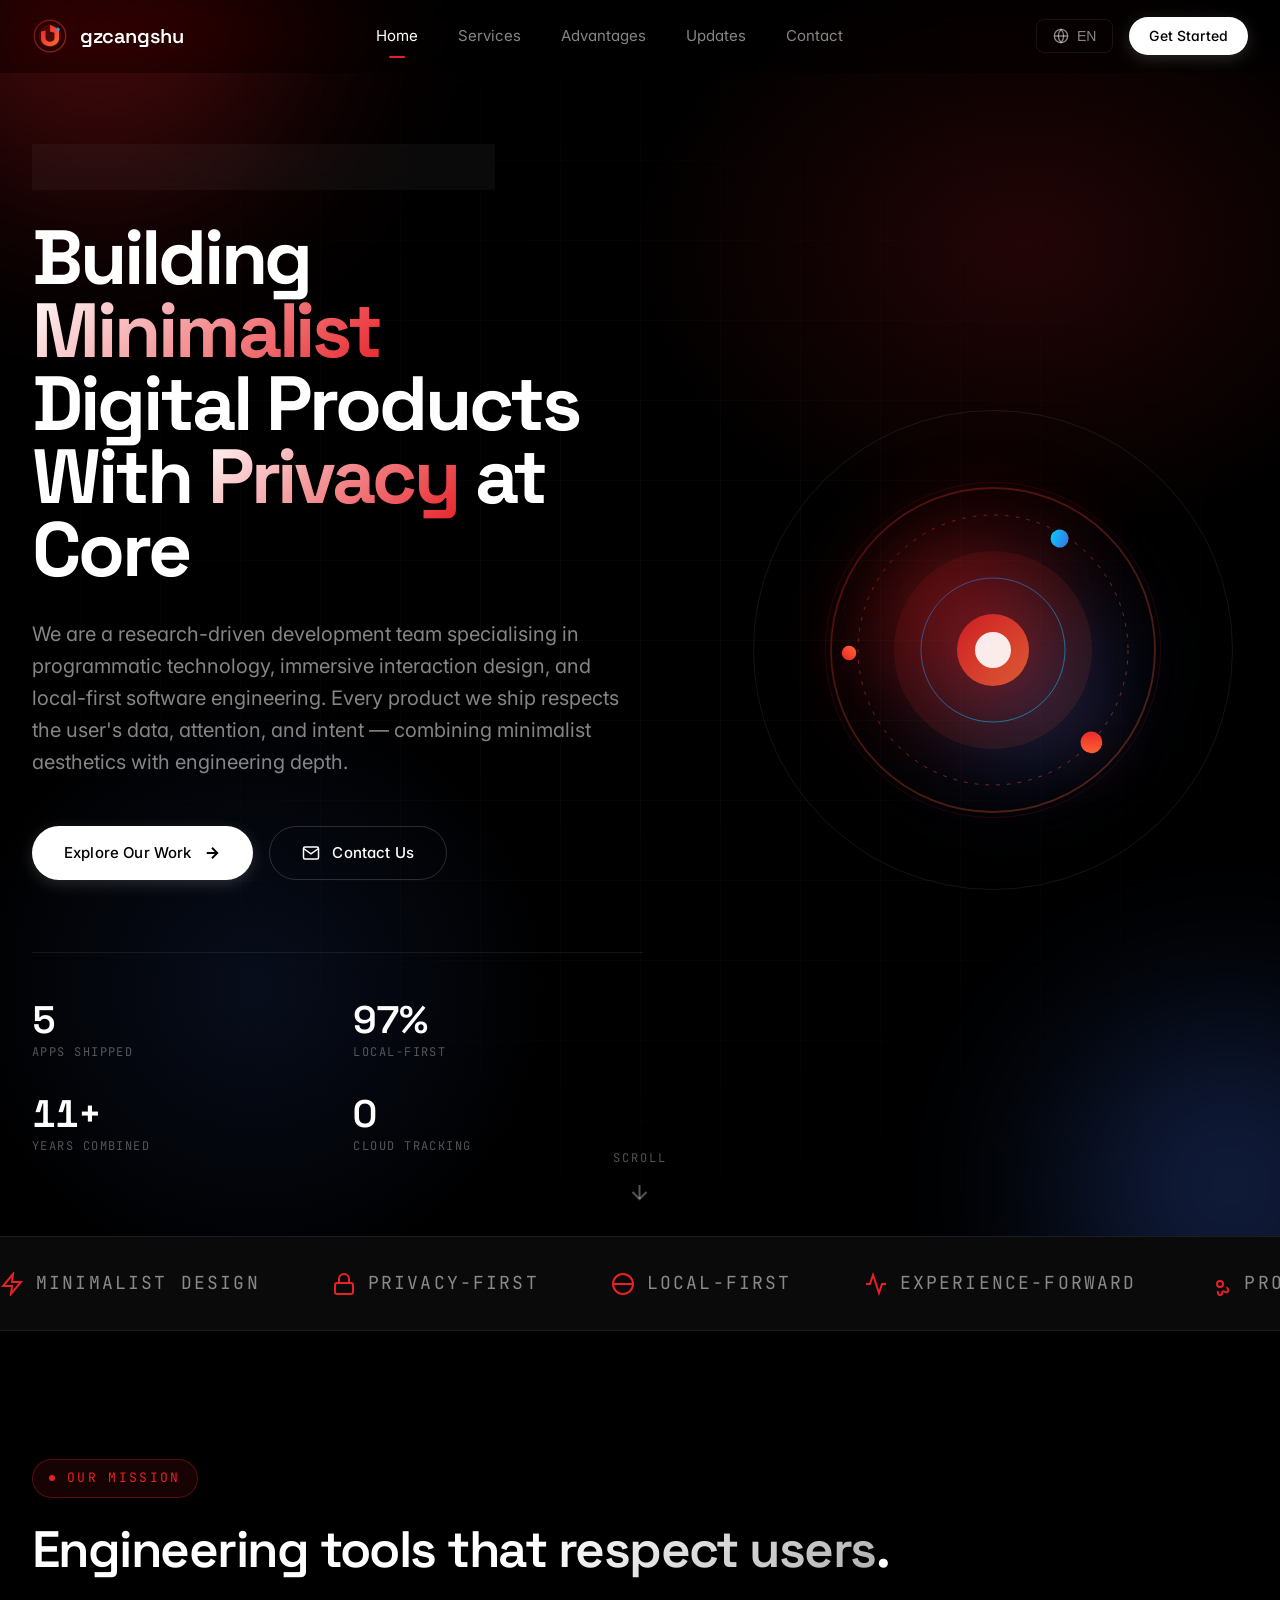
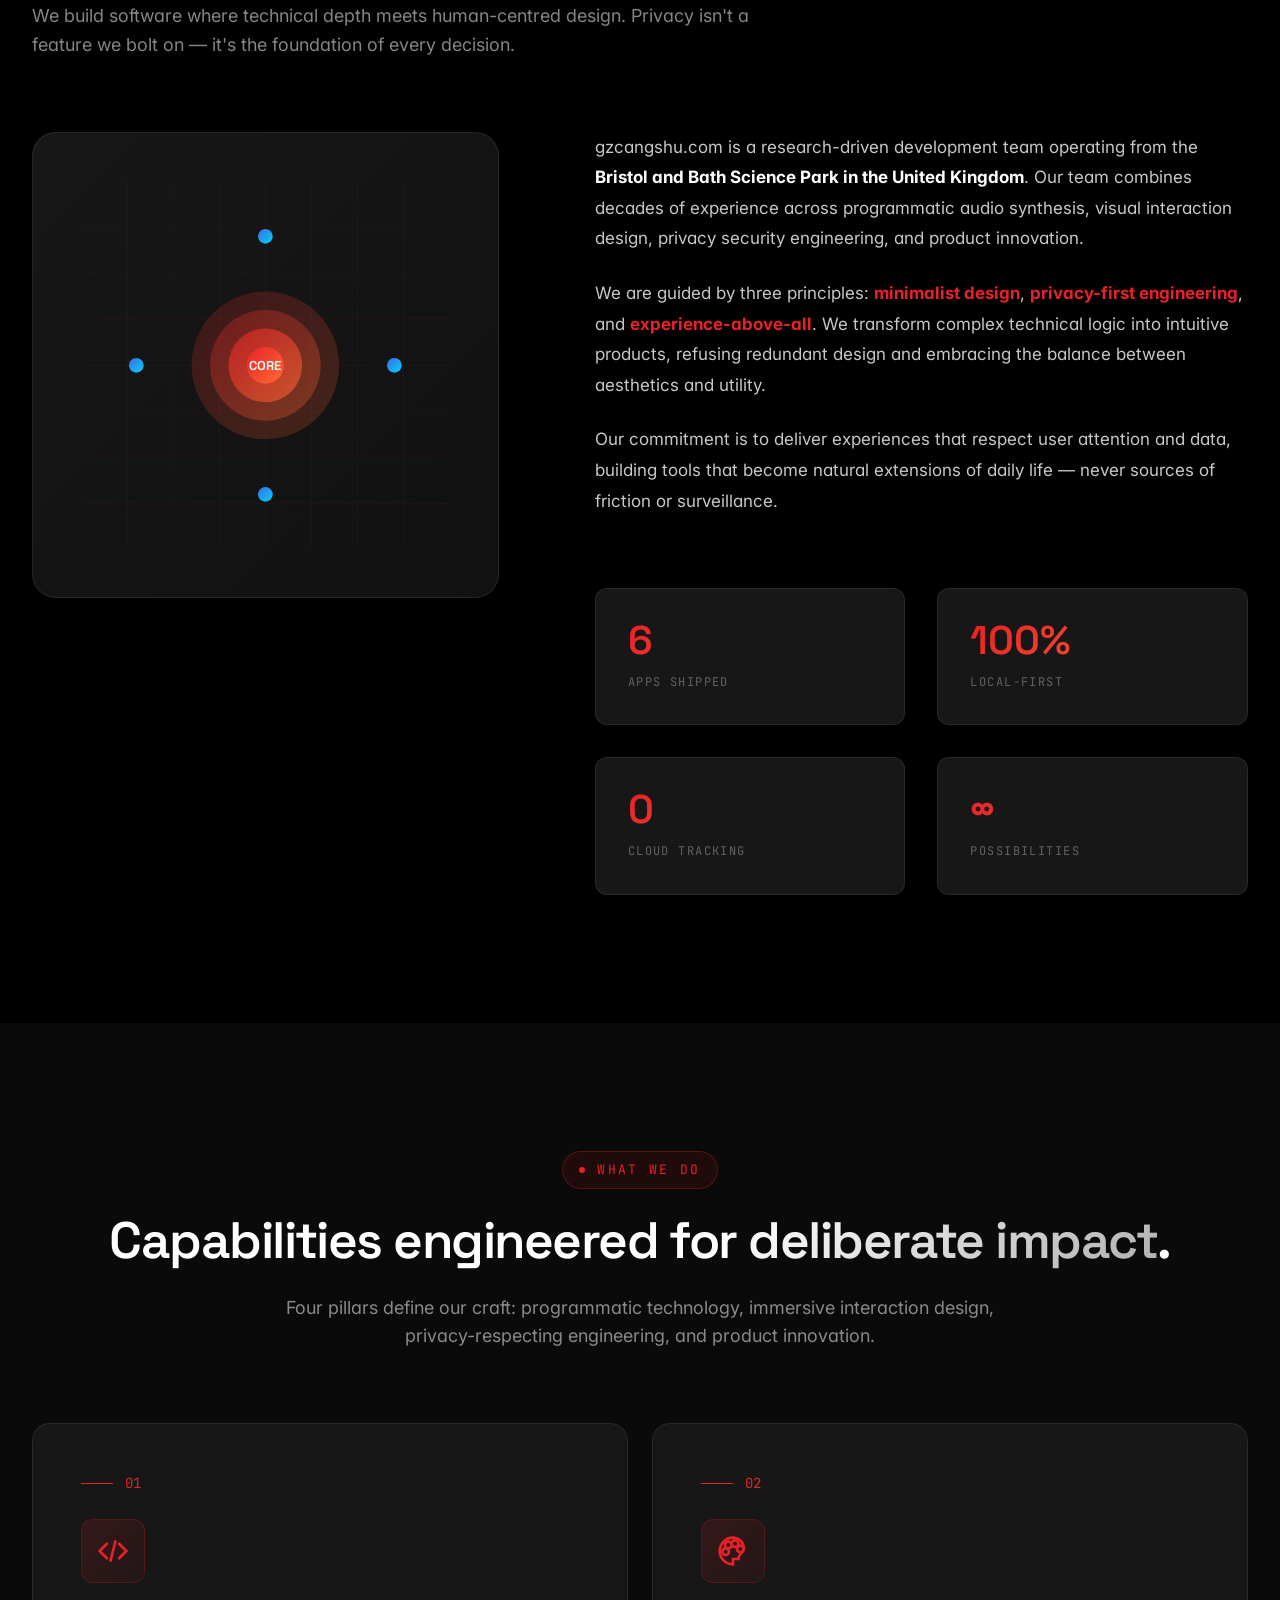
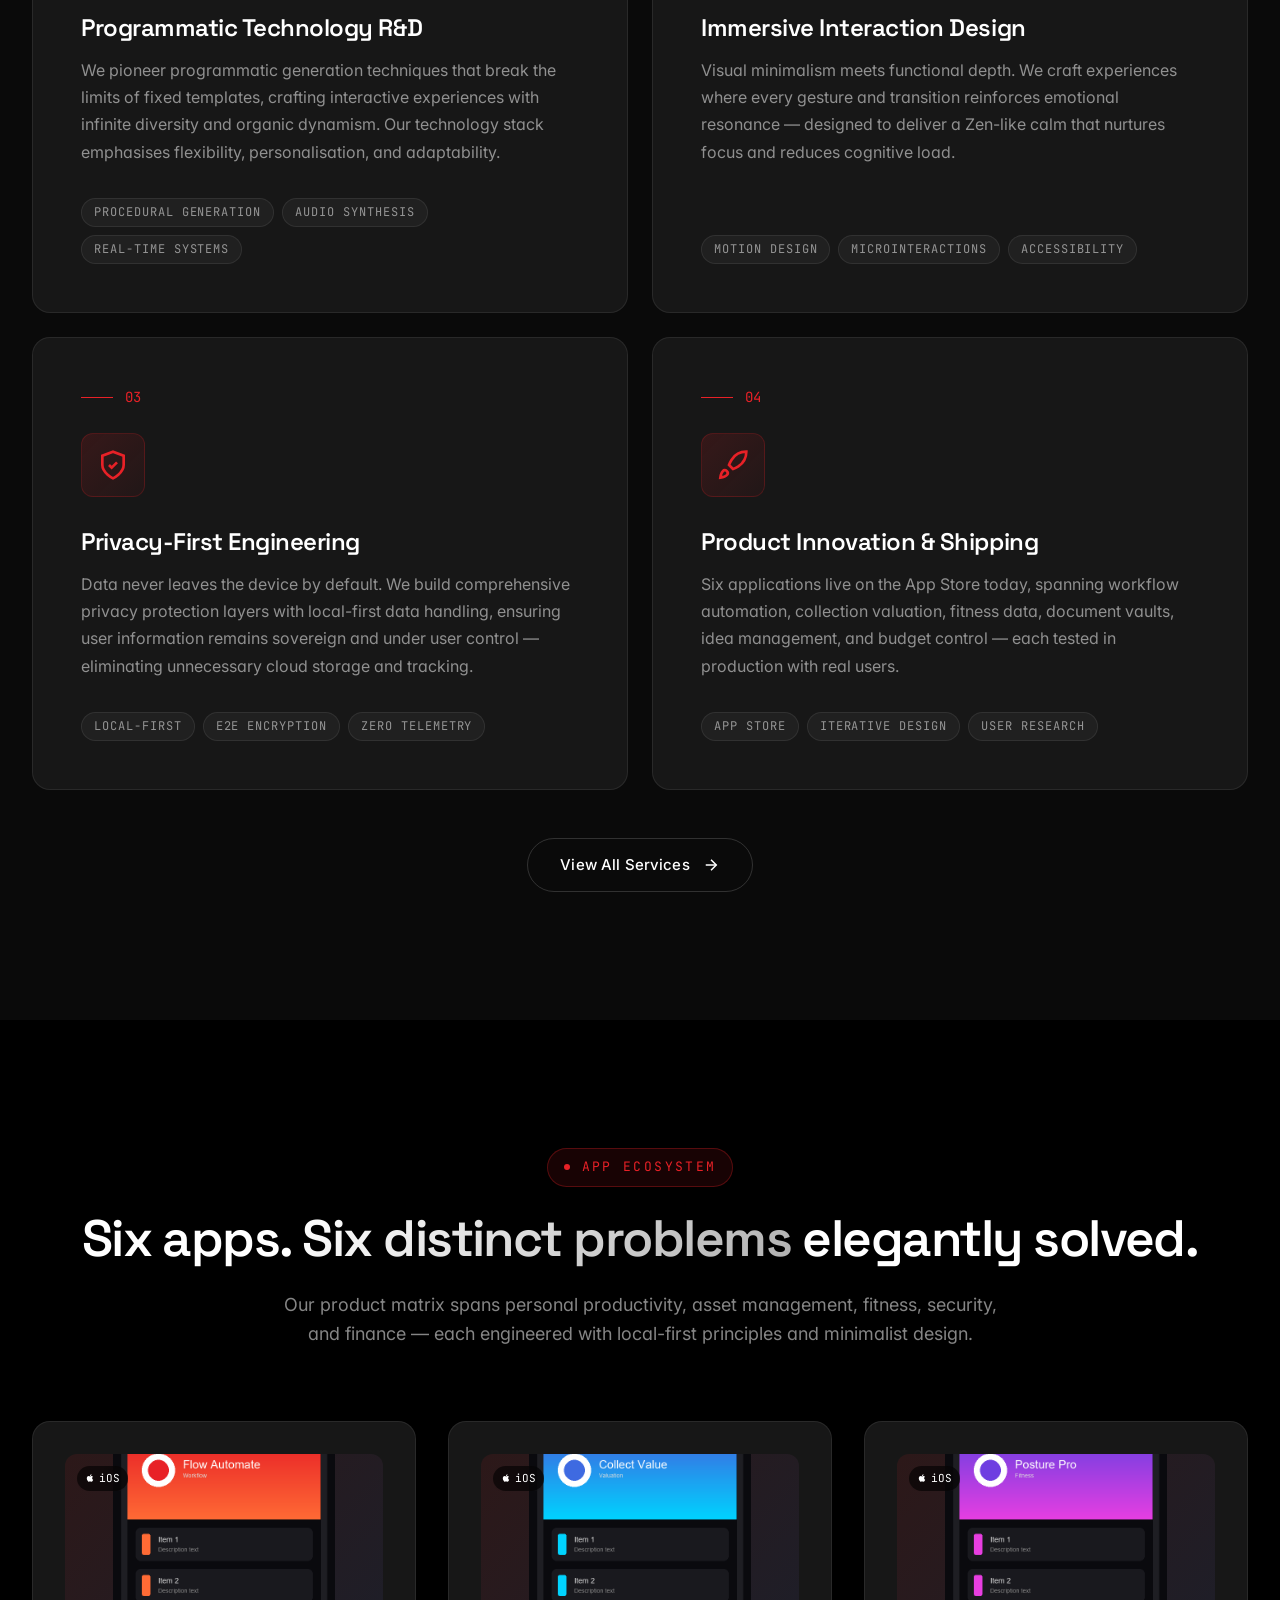
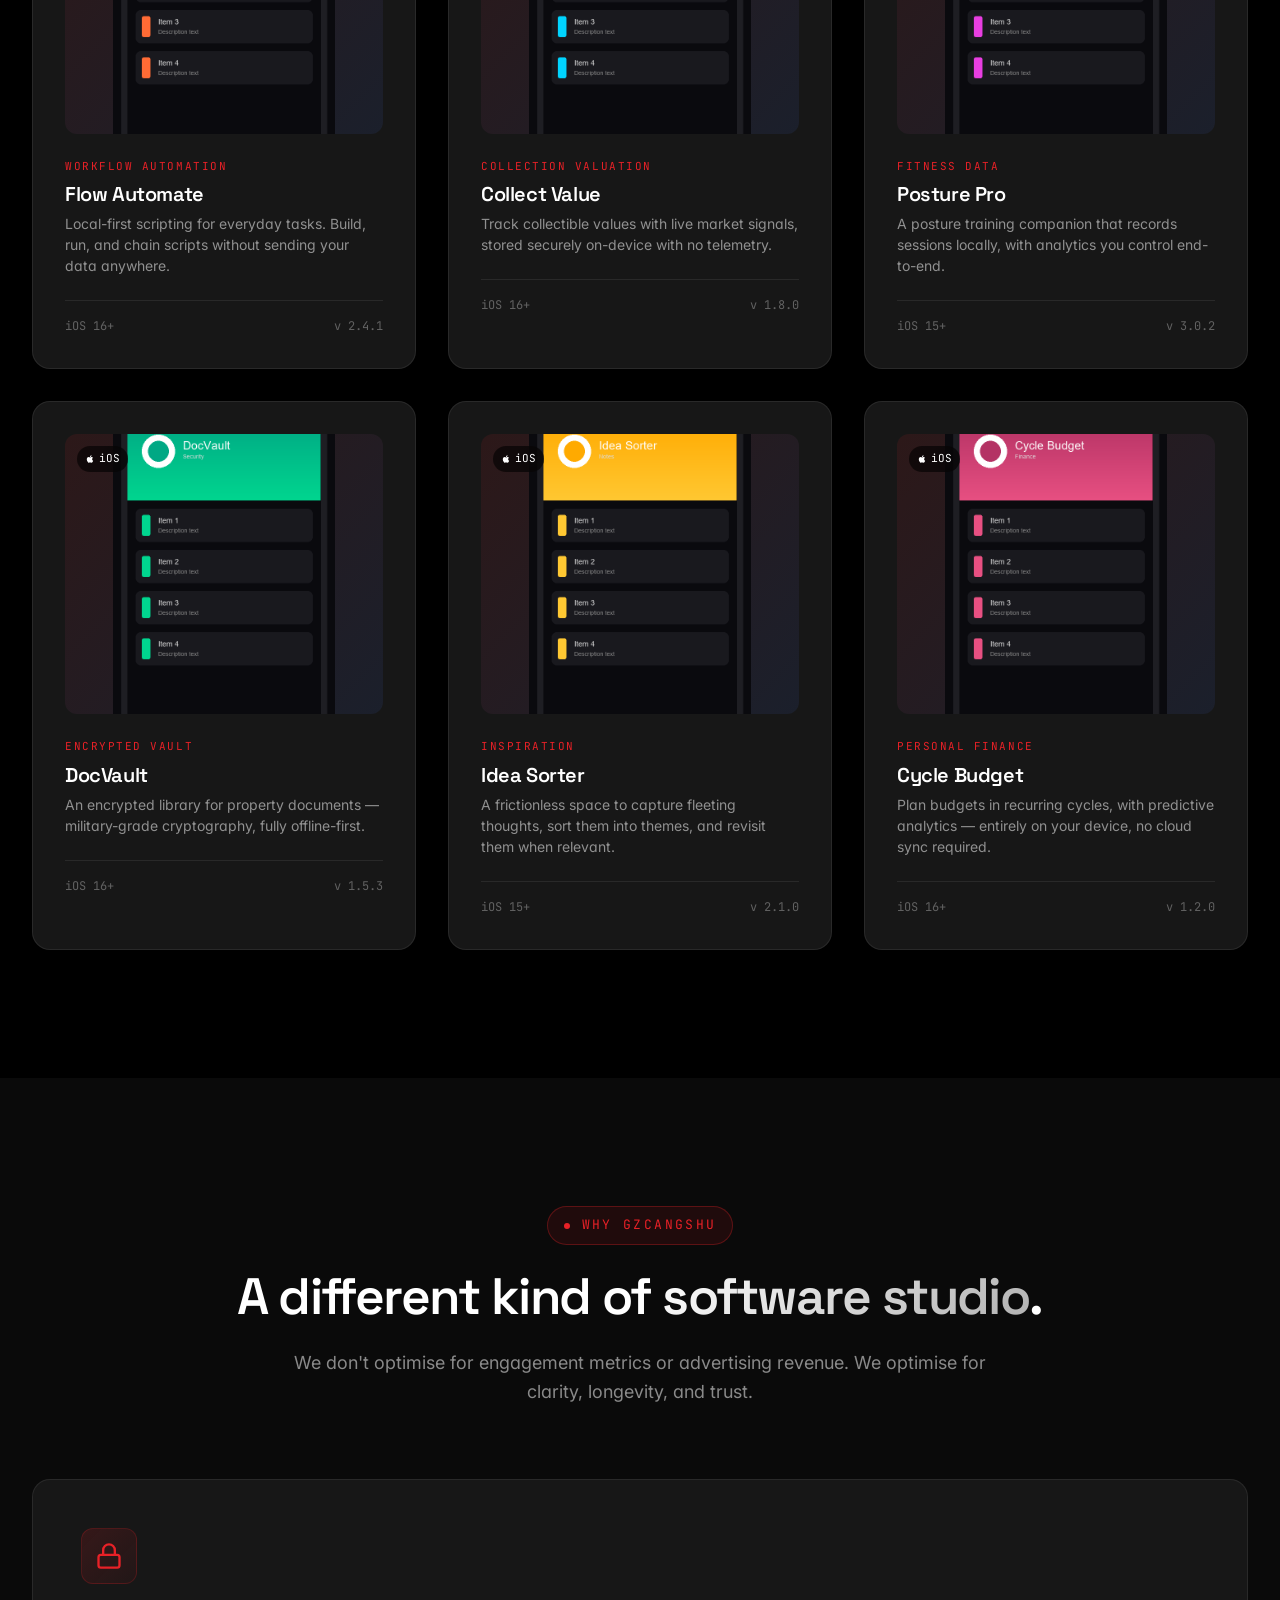
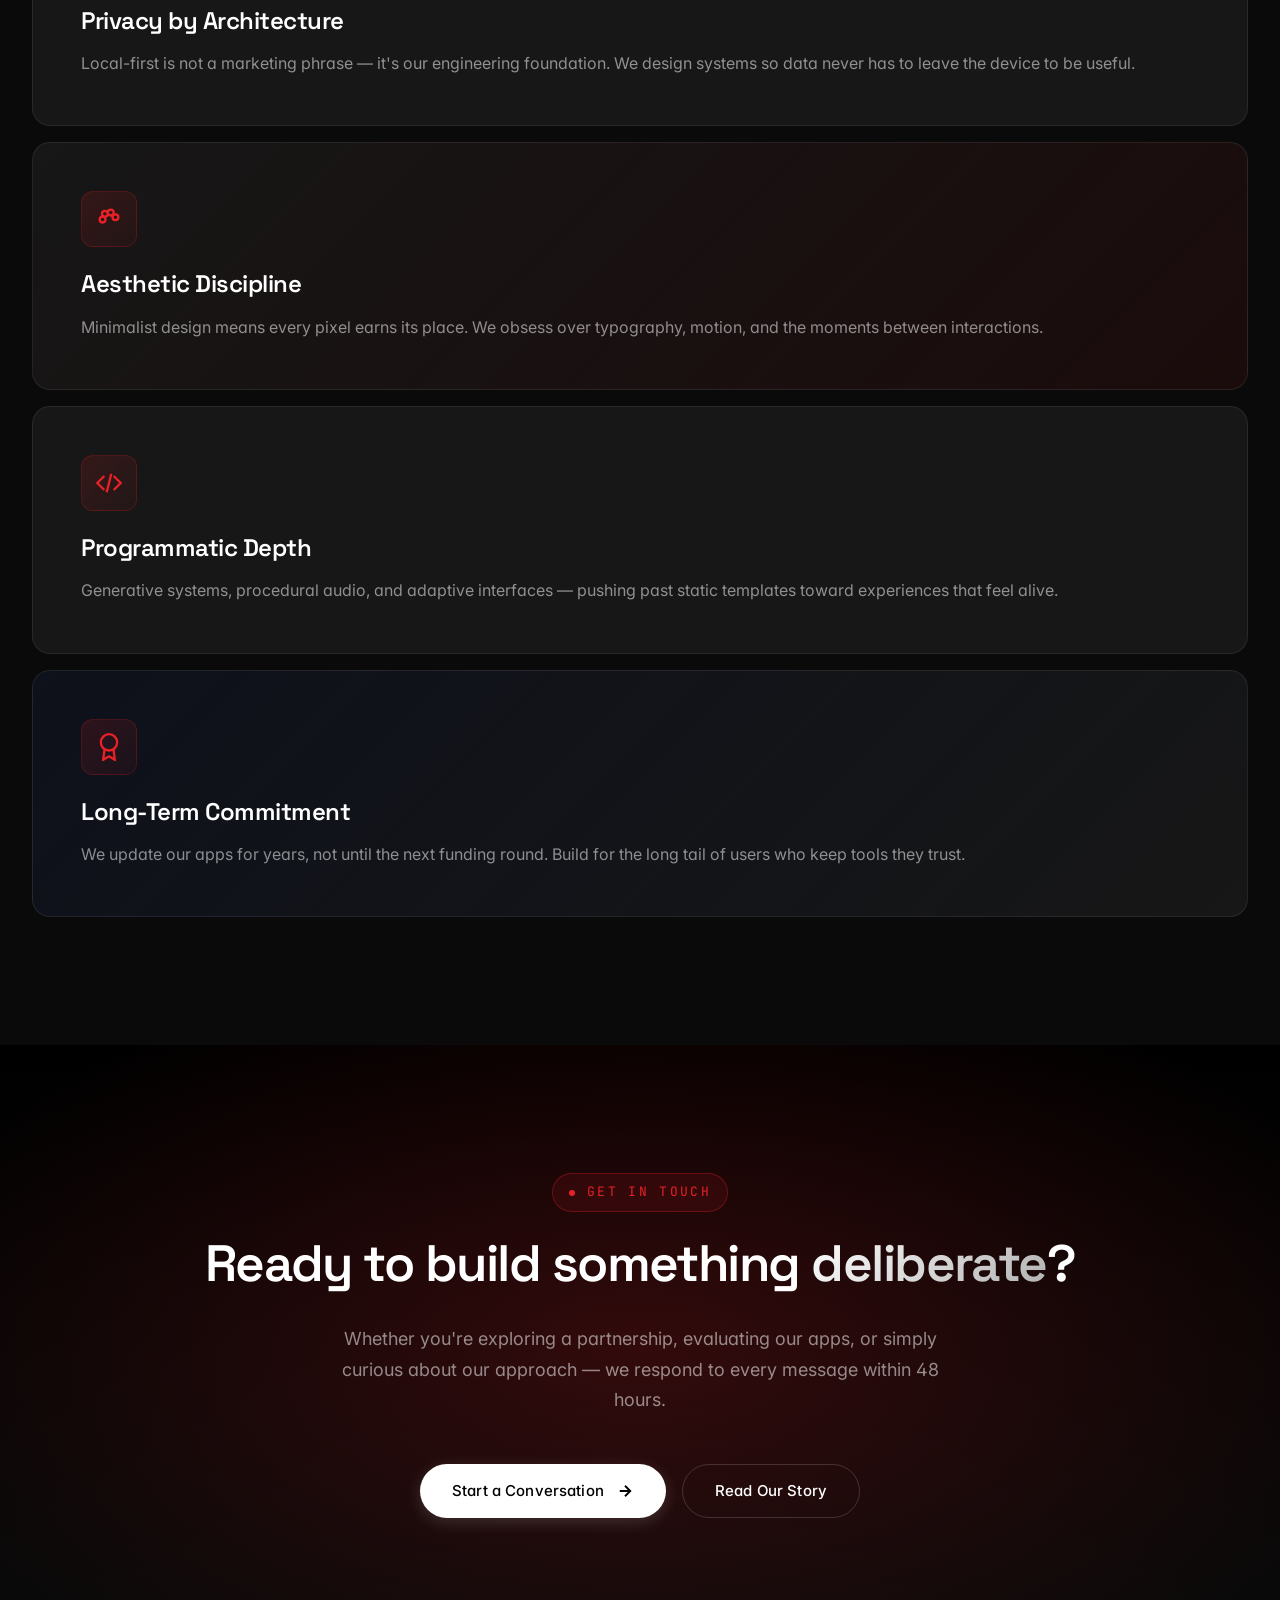
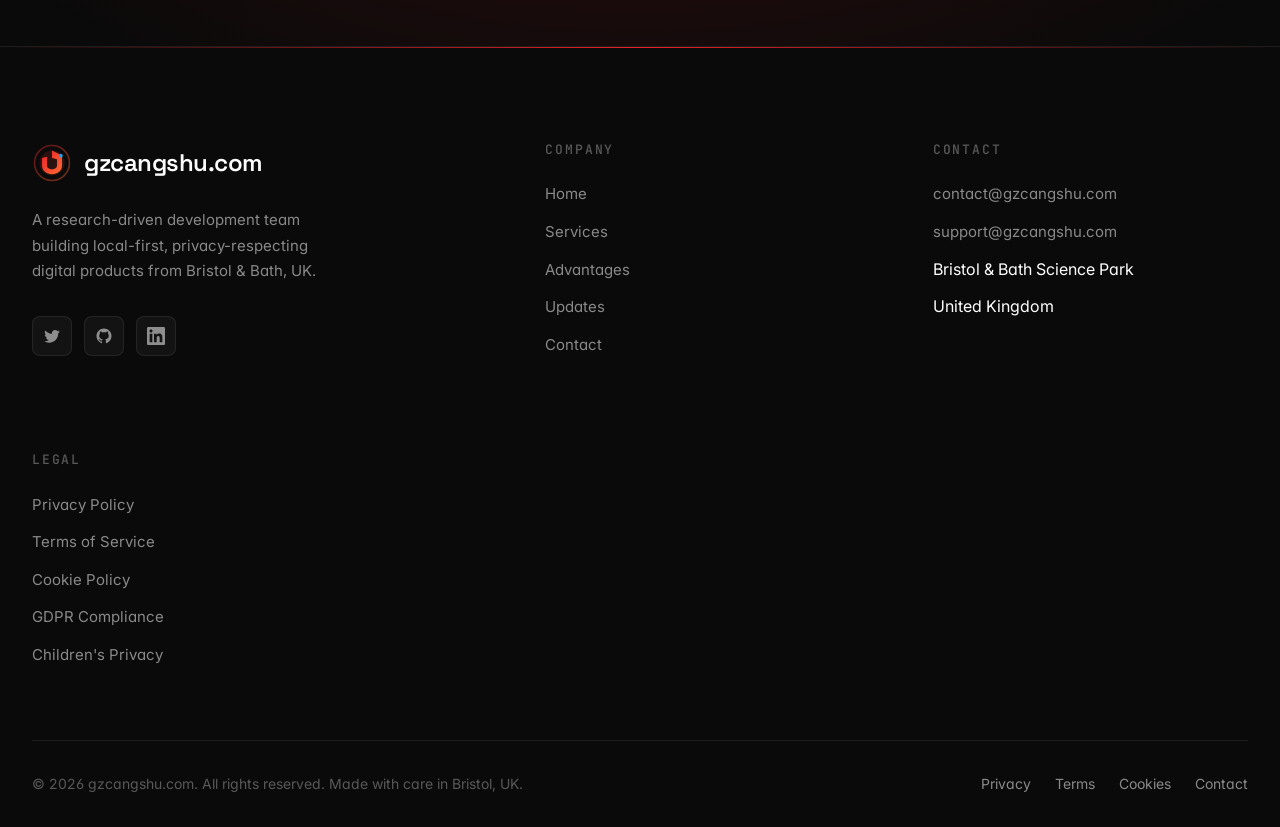
<file: index.html>
<!DOCTYPE html>
<html lang="en" data-theme="dark">
<head>
<meta charset="UTF-8">
<meta name="viewport" content="width=device-width, initial-scale=1.0">
<meta http-equiv="X-UA-Compatible" content="IE=edge">

<title>gzcangshu.com — Engineering Minimalist Digital Products with Privacy-First Principles</title>
<meta name="description" content="gzcangshu.com is a research-driven development team building local-first, privacy-respecting digital products. We combine programmatic audio synthesis, immersive interaction design, and engineering excellence to deliver minimalist tools that respect users.">
<meta name="keywords" content="gzcangshu, privacy-first apps, local-first software, minimalist design, programmatic generation, immersive interaction, App Store applications, technology research, UK tech team, Bristol Bath">
<meta name="author" content="gzcangshu.com">
<meta name="robots" content="index, follow, max-image-preview:large, max-snippet:-1, max-video-preview:-1">
<meta name="googlebot" content="index, follow">

<!-- Open Graph -->
<meta property="og:type" content="website">
<meta property="og:title" content="gzcangshu.com — Minimalist Digital Products, Privacy-First">
<meta property="og:description" content="Research-driven team building local-first, privacy-respecting digital products. App Store applications with minimalist design and engineering excellence.">
<meta property="og:url" content="https://gzcangshu.com/">
<meta property="og:image" content="https://gzcangshu.com/images/hero-bg.png">
<meta property="og:locale" content="en_US">
<meta property="og:site_name" content="gzcangshu.com">

<!-- Twitter -->
<meta name="twitter:card" content="summary_large_image">
<meta name="twitter:title" content="gzcangshu.com — Minimalist Digital Products, Privacy-First">
<meta name="twitter:description" content="Research-driven team building local-first, privacy-respecting digital products.">
<meta name="twitter:image" content="https://gzcangshu.com/images/hero-bg.png">

<!-- Canonical -->
<link rel="canonical" href="https://gzcangshu.com/">

<!-- Favicon -->
<link rel="icon" type="image/svg+xml" href="images/favicon.svg">
<link rel="apple-touch-icon" href="images/favicon.svg">

<!-- Preconnect -->
<link rel="preconnect" href="https://fonts.googleapis.com">
<link rel="preconnect" href="https://fonts.gstatic.com" crossorigin>

<!-- Fonts -->
<link href="https://fonts.googleapis.com/css2?family=Inter:wght@300;400;500;600;700&family=Space+Grotesk:wght@400;500;600;700&family=JetBrains+Mono:wght@400;500;600&display=swap" rel="stylesheet">

<!-- Stylesheets -->
<link rel="stylesheet" href="css/main.css">
<link rel="stylesheet" href="css/animations.css">
<link rel="stylesheet" href="css/responsive.css">
<link rel="stylesheet" href="css/pages.css">

<!-- JSON-LD Structured Data -->
<script type="application/ld+json">
{
    "@context": "https://schema.org",
    "@type": "Organization",
    "name": "gzcangshu.com",
    "url": "https://gzcangshu.com",
    "logo": "https://gzcangshu.com/images/logo.svg",
    "description": "Research-driven development team building local-first, privacy-respecting digital products with minimalist design and engineering excellence.",
    "address": {
        "@type": "PostalAddress",
        "streetAddress": "Bristol and Bath Science Park",
        "addressLocality": "Bristol",
        "addressCountry": "GB"
    },
    "contactPoint": [
        {
            "@type": "ContactPoint",
            "email": "contact@gzcangshu.com",
            "contactType": "customer support",
            "areaServed": "Worldwide",
            "availableLanguage": ["English"]
        },
        {
            "@type": "ContactPoint",
            "email": "support@gzcangshu.com",
            "contactType": "technical support",
            "areaServed": "Worldwide",
            "availableLanguage": ["English"]
        }
    ],
    "sameAs": []
}
</script>

<script type="application/ld+json">
{
    "@context": "https://schema.org",
    "@type": "WebSite",
    "name": "gzcangshu.com",
    "url": "https://gzcangshu.com",
    "inLanguage": "en-US",
    "publisher": {
        "@type": "Organization",
        "name": "gzcangshu.com"
    }
}
</script>
</head>
<body>

<!-- Scroll Progress -->
<div class="scroll-progress" style="position:fixed;top:0;left:0;height:2px;background:var(--color-accent);z-index:1001;width:0;transition:width 0.1s ease;"></div>

<!-- Header -->
<header class="site-header">
    <div class="container">
        <div class="nav-wrapper">
            <a href="index.html" class="nav-brand">
                <img src="images/logo.svg" alt="gzcangshu.com" class="logo-mark" width="36" height="36">
                <span>gzcangshu</span>
            </a>

            <nav class="nav-menu" aria-label="Main navigation">
                <a href="index.html" class="nav-link active">Home</a>
                <a href="services.html" class="nav-link">Services</a>
                <a href="advantages.html" class="nav-link">Advantages</a>
                <a href="news.html" class="nav-link">Updates</a>
                <a href="contact.html" class="nav-link">Contact</a>
            </nav>

            <div class="nav-cta">
                <button class="lang-switch" aria-label="Language switch">
                    <svg width="16" height="16" viewBox="0 0 24 24" fill="none" stroke="currentColor" stroke-width="2"><circle cx="12" cy="12" r="10"></circle><line x1="2" y1="12" x2="22" y2="12"></line><path d="M12 2a15.3 15.3 0 0 1 4 10 15.3 15.3 0 0 1-4 10 15.3 15.3 0 0 1-4-10 15.3 15.3 0 0 1 4-10z"></path></svg>
                    <span class="lang-current">EN</span>
                </button>
                <a href="contact.html" class="btn btn-primary magnetic" style="padding:0.5rem 1.25rem;font-size:0.875rem;">Get Started</a>
                <button class="mobile-menu-toggle" aria-label="Open menu">
                    <svg width="20" height="20" viewBox="0 0 24 24" fill="none" stroke="currentColor" stroke-width="2"><line x1="3" y1="12" x2="21" y2="12"></line><line x1="3" y1="6" x2="21" y2="6"></line><line x1="3" y1="18" x2="21" y2="18"></line></svg>
                </button>
            </div>
        </div>
    </div>
</header>

<!-- Mobile Menu -->
<div class="mobile-menu-overlay"></div>
<aside class="mobile-menu">
    <button class="mobile-menu-close" style="position:absolute;top:1.5rem;right:1.5rem;background:transparent;border:1px solid var(--color-border);color:white;width:44px;height:44px;border-radius:8px;cursor:pointer;display:flex;align-items:center;justify-content:center;" aria-label="Close menu">
        <svg width="20" height="20" viewBox="0 0 24 24" fill="none" stroke="currentColor" stroke-width="2"><line x1="18" y1="6" x2="6" y2="18"></line><line x1="6" y1="6" x2="18" y2="18"></line></svg>
    </button>
    <nav style="display:flex;flex-direction:column;gap:1.5rem;margin-top:3rem;">
        <a href="index.html" class="nav-link" style="font-size:1.5rem;color:white;">Home</a>
        <a href="services.html" class="nav-link" style="font-size:1.5rem;color:white;">Services</a>
        <a href="advantages.html" class="nav-link" style="font-size:1.5rem;color:white;">Advantages</a>
        <a href="news.html" class="nav-link" style="font-size:1.5rem;color:white;">Updates</a>
        <a href="contact.html" class="nav-link" style="font-size:1.5rem;color:white;">Contact</a>
    </nav>
</aside>

<main id="main-content">

<!-- Hero Section -->
<section class="hero-section">
    <div class="hero-grid"></div>
    <div class="bg-orb bg-orb-1"></div>
    <div class="bg-orb bg-orb-2"></div>

    <div class="container">
        <div class="hero-wrapper">
            <div class="hero-text-content">
                <div class="hero-eyebrow reveal">
                    <span class="hero-eyebrow-badge">
                        <span></span>
                        Live
                    </span>
                    <span>Innovation in progress · 6 apps shipping</span>
                </div>

                <h1 class="hero-title reveal">
                    Building <span class="gradient-text">Minimalist</span><br>
                    Digital Products<br>
                    With <span class="gradient-text">Privacy</span> at Core
                </h1>

                <p class="hero-subtitle reveal reveal-delay-1">
                    We are a research-driven development team specialising in programmatic
                    technology, immersive interaction design, and local-first software
                    engineering. Every product we ship respects the user's data, attention,
                    and intent — combining minimalist aesthetics with engineering depth.
                </p>

                <div class="hero-actions reveal reveal-delay-2">
                    <a href="services.html" class="btn btn-primary">
                        Explore Our Work
                        <svg class="btn-arrow" width="18" height="18" viewBox="0 0 24 24" fill="none" stroke="currentColor" stroke-width="2.5"><line x1="5" y1="12" x2="19" y2="12"></line><polyline points="12 5 19 12 12 19"></polyline></svg>
                    </a>
                    <a href="contact.html" class="btn btn-outline">
                        <svg width="18" height="18" viewBox="0 0 24 24" fill="none" stroke="currentColor" stroke-width="2"><path d="M4 4h16c1.1 0 2 .9 2 2v12c0 1.1-.9 2-2 2H4c-1.1 0-2-.9-2-2V6c0-1.1.9-2 2-2z"></path><polyline points="22,6 12,13 2,6"></polyline></svg>
                        Contact Us
                    </a>
                </div>

                <div class="hero-stats reveal reveal-delay-3">
                    <div class="stat-item">
                        <div class="stat-value number-ticker" data-counter="6">0</div>
                        <div class="stat-label">Apps Shipped</div>
                    </div>
                    <div class="stat-item">
                        <div class="stat-value number-ticker" data-counter="100" data-suffix="%">0%</div>
                        <div class="stat-label">Local-First</div>
                    </div>
                    <div class="stat-item">
                        <div class="stat-value number-ticker" data-counter="12" data-suffix="+">0+</div>
                        <div class="stat-label">Years Combined</div>
                    </div>
                    <div class="stat-item">
                        <div class="stat-value number-ticker" data-counter="0" data-suffix="">0</div>
                        <div class="stat-label">Cloud Tracking</div>
                    </div>
                </div>
            </div>

            <div class="hero-visual-content reveal reveal-delay-2">
                <div class="hero-orb">
                    <div class="hero-orb-core"></div>
                    <div class="hero-orb-rings"></div>
                    <div class="hero-orb-svg">
                        <svg viewBox="0 0 200 200" xmlns="http://www.w3.org/2000/svg">
                            <defs>
                                <linearGradient id="orbGrad1" x1="0" y1="0" x2="1" y2="1">
                                    <stop offset="0" stop-color="#e82127"/>
                                    <stop offset="1" stop-color="#ff6b35"/>
                                </linearGradient>
                                <linearGradient id="orbGrad2" x1="0" y1="0" x2="1" y2="1">
                                    <stop offset="0" stop-color="#3e6ae1"/>
                                    <stop offset="1" stop-color="#00d4ff"/>
                                </linearGradient>
                            </defs>
                            <!-- Outer ring -->
                            <circle cx="100" cy="100" r="90" fill="none" stroke="url(#orbGrad1)" stroke-width="1" opacity="0.3"/>
                            <circle cx="100" cy="100" r="75" fill="none" stroke="url(#orbGrad1)" stroke-width="0.5" opacity="0.5" stroke-dasharray="2 4"/>
                            <!-- Inner structure -->
                            <circle cx="100" cy="100" r="55" fill="url(#orbGrad1)" opacity="0.1"/>
                            <circle cx="100" cy="100" r="40" fill="none" stroke="url(#orbGrad2)" stroke-width="0.5" opacity="0.6"/>
                            <!-- Orbiting nodes -->
                            <g transform="translate(100,100)">
                                <g>
                                    <circle cx="75" cy="0" r="6" fill="url(#orbGrad1)"/>
                                    <animateTransform attributeName="transform" type="rotate" from="0" to="360" dur="20s" repeatCount="indefinite"/>
                                </g>
                                <g>
                                    <circle cx="-60" cy="40" r="5" fill="url(#orbGrad2)"/>
                                    <animateTransform attributeName="transform" type="rotate" from="120" to="480" dur="25s" repeatCount="indefinite"/>
                                </g>
                                <g>
                                    <circle cx="0" cy="-80" r="4" fill="url(#orbGrad1)"/>
                                    <animateTransform attributeName="transform" type="rotate" from="240" to="600" dur="30s" repeatCount="indefinite"/>
                                </g>
                            </g>
                            <!-- Center -->
                            <circle cx="100" cy="100" r="20" fill="url(#orbGrad1)" opacity="0.8"/>
                            <circle cx="100" cy="100" r="10" fill="white" opacity="0.9"/>
                        </svg>
                    </div>
                </div>
            </div>
        </div>
    </div>

    <div class="hero-scroll-indicator">
        <span>Scroll</span>
        <svg viewBox="0 0 24 24" fill="none" stroke="currentColor" stroke-width="2"><line x1="12" y1="5" x2="12" y2="19"></line><polyline points="19 12 12 19 5 12"></polyline></svg>
    </div>
</section>

<!-- Marquee -->
<div class="marquee">
    <div class="marquee-track">
        <span class="marquee-item"><svg width="20" height="20" viewBox="0 0 24 24" fill="none" stroke="currentColor" stroke-width="2"><polygon points="13 2 3 14 12 14 11 22 21 10 12 10 13 2"></polygon></svg> Minimalist Design</span>
        <span class="marquee-item"><svg width="20" height="20" viewBox="0 0 24 24" fill="none" stroke="currentColor" stroke-width="2"><rect x="3" y="11" width="18" height="11" rx="2" ry="2"></rect><path d="M7 11V7a5 5 0 0 1 10 0v4"></path></svg> Privacy-First</span>
        <span class="marquee-item"><svg width="20" height="20" viewBox="0 0 24 24" fill="none" stroke="currentColor" stroke-width="2"><circle cx="12" cy="12" r="10"></circle><line x1="2" y1="12" x2="22" y2="12"></line></svg> Local-First</span>
        <span class="marquee-item"><svg width="20" height="20" viewBox="0 0 24 24" fill="none" stroke="currentColor" stroke-width="2"><polyline points="22 12 18 12 15 21 9 3 6 12 2 12"></polyline></svg> Experience-Forward</span>
        <span class="marquee-item"><svg width="20" height="20" viewBox="0 0 24 24" fill="none" stroke="currentColor" stroke-width="2"><circle cx="12" cy="12" r="3"></circle><path d="M19.4 15a1.65 1.65 0 0 0 .33 1.82l.06.06a2 2 0 0 1 0 2.83 2 2 0 0 1-2.83 0l-.06-.06a1.65 1.65 0 0 0-1.82-.33 1.65 1.65 0 0 0-1 1.51V21a2 2 0 0 1-2 2 2 2 0 0 1-2-2v-.09A1.65 1.65 0 0 0 9 19.4"></path></svg> Programmatic</span>
        <span class="marquee-item"><svg width="20" height="20" viewBox="0 0 24 24" fill="none" stroke="currentColor" stroke-width="2"><circle cx="13.5" cy="6.5" r="2.5"></circle><circle cx="17.5" cy="10.5" r="2.5"></circle><circle cx="8.5" cy="7.5" r="2.5"></circle></svg> Immersive Design</span>
        <span class="marquee-item"><svg width="20" height="20" viewBox="0 0 24 24" fill="none" stroke="currentColor" stroke-width="2"><polygon points="13 2 3 14 12 14 11 22 21 10 12 10 13 2"></polygon></svg> Minimalist Design</span>
        <span class="marquee-item"><svg width="20" height="20" viewBox="0 0 24 24" fill="none" stroke="currentColor" stroke-width="2"><rect x="3" y="11" width="18" height="11" rx="2" ry="2"></rect><path d="M7 11V7a5 5 0 0 1 10 0v4"></path></svg> Privacy-First</span>
        <span class="marquee-item"><svg width="20" height="20" viewBox="0 0 24 24" fill="none" stroke="currentColor" stroke-width="2"><circle cx="12" cy="12" r="10"></circle><line x1="2" y1="12" x2="22" y2="12"></line></svg> Local-First</span>
        <span class="marquee-item"><svg width="20" height="20" viewBox="0 0 24 24" fill="none" stroke="currentColor" stroke-width="2"><polyline points="22 12 18 12 15 21 9 3 6 12 2 12"></polyline></svg> Experience-Forward</span>
    </div>
</div>

<!-- Mission / About Section -->
<section class="section" id="mission">
    <div class="container">
        <div class="section-header reveal">
            <span class="section-eyebrow">Our Mission</span>
            <h2 class="section-title">Engineering tools that <span class="text-gradient">respect users</span>.</h2>
            <p class="section-subtitle">We build software where technical depth meets human-centred design. Privacy isn't a feature we bolt on — it's the foundation of every decision.</p>
        </div>

        <div class="mission-grid">
            <div class="mission-visual reveal-left">
                <svg viewBox="0 0 400 400" xmlns="http://www.w3.org/2000/svg">
                    <defs>
                        <linearGradient id="mv1" x1="0" y1="0" x2="1" y2="1">
                            <stop offset="0" stop-color="#e82127"/>
                            <stop offset="1" stop-color="#ff6b35"/>
                        </linearGradient>
                        <linearGradient id="mv2" x1="0" y1="0" x2="1" y2="1">
                            <stop offset="0" stop-color="#3e6ae1"/>
                            <stop offset="1" stop-color="#00d4ff"/>
                        </linearGradient>
                    </defs>
                    <!-- Grid background -->
                    <g opacity="0.15">
                        <line x1="0" y1="50" x2="400" y2="50" stroke="#e82127" stroke-width="0.5"/>
                        <line x1="0" y1="100" x2="400" y2="100" stroke="#e82127" stroke-width="0.5"/>
                        <line x1="0" y1="150" x2="400" y2="150" stroke="#e82127" stroke-width="0.5"/>
                        <line x1="0" y1="200" x2="400" y2="200" stroke="#e82127" stroke-width="0.5"/>
                        <line x1="0" y1="250" x2="400" y2="250" stroke="#e82127" stroke-width="0.5"/>
                        <line x1="0" y1="300" x2="400" y2="300" stroke="#e82127" stroke-width="0.5"/>
                        <line x1="0" y1="350" x2="400" y2="350" stroke="#e82127" stroke-width="0.5"/>
                        <line x1="50" y1="0" x2="50" y2="400" stroke="#3e6ae1" stroke-width="0.5"/>
                        <line x1="100" y1="0" x2="100" y2="400" stroke="#3e6ae1" stroke-width="0.5"/>
                        <line x1="150" y1="0" x2="150" y2="400" stroke="#3e6ae1" stroke-width="0.5"/>
                        <line x1="200" y1="0" x2="200" y2="400" stroke="#3e6ae1" stroke-width="0.5"/>
                        <line x1="250" y1="0" x2="250" y2="400" stroke="#3e6ae1" stroke-width="0.5"/>
                        <line x1="300" y1="0" x2="300" y2="400" stroke="#3e6ae1" stroke-width="0.5"/>
                        <line x1="350" y1="0" x2="350" y2="400" stroke="#3e6ae1" stroke-width="0.5"/>
                    </g>
                    <!-- Center hub -->
                    <circle cx="200" cy="200" r="80" fill="url(#mv1)" opacity="0.2"/>
                    <circle cx="200" cy="200" r="60" fill="url(#mv1)" opacity="0.3"/>
                    <circle cx="200" cy="200" r="40" fill="url(#mv1)" opacity="0.6"/>
                    <circle cx="200" cy="200" r="20" fill="url(#mv1)"/>
                    <!-- Orbiting nodes -->
                    <g>
                        <circle cx="200" cy="60" r="8" fill="url(#mv2)"/>
                        <line x1="200" y1="60" x2="200" y2="140" stroke="url(#mv2)" stroke-width="1" opacity="0.4"/>
                    </g>
                    <g>
                        <circle cx="340" cy="200" r="8" fill="url(#mv2)"/>
                        <line x1="340" y1="200" x2="280" y2="200" stroke="url(#mv2)" stroke-width="1" opacity="0.4"/>
                    </g>
                    <g>
                        <circle cx="200" cy="340" r="8" fill="url(#mv2)"/>
                        <line x1="200" y1="340" x2="200" y2="260" stroke="url(#mv2)" stroke-width="1" opacity="0.4"/>
                    </g>
                    <g>
                        <circle cx="60" cy="200" r="8" fill="url(#mv2)"/>
                        <line x1="60" y1="200" x2="120" y2="200" stroke="url(#mv2)" stroke-width="1" opacity="0.4"/>
                    </g>
                    <!-- Text -->
                    <text x="200" y="205" text-anchor="middle" fill="white" font-family="Space Grotesk" font-size="14" font-weight="600">CORE</text>
                </svg>
            </div>

            <div class="reveal-right">
                <p style="font-size:1.0625rem;color:var(--color-text-secondary);line-height:1.8;margin-bottom:1.5rem;">
                    gzcangshu.com is a research-driven development team operating from the
                    <strong style="color:var(--color-text-primary);">Bristol and Bath Science Park in the United Kingdom</strong>.
                    Our team combines decades of experience across programmatic audio synthesis,
                    visual interaction design, privacy security engineering, and product innovation.
                </p>
                <p style="font-size:1.0625rem;color:var(--color-text-secondary);line-height:1.8;margin-bottom:1.5rem;">
                    We are guided by three principles: <strong style="color:var(--color-accent);">minimalist design</strong>,
                    <strong style="color:var(--color-accent);">privacy-first engineering</strong>, and
                    <strong style="color:var(--color-accent);">experience-above-all</strong>. We transform
                    complex technical logic into intuitive products, refusing redundant design and
                    embracing the balance between aesthetics and utility.
                </p>
                <p style="font-size:1.0625rem;color:var(--color-text-secondary);line-height:1.8;margin-bottom:2rem;">
                    Our commitment is to deliver experiences that respect user attention and data,
                    building tools that become natural extensions of daily life — never sources
                    of friction or surveillance.
                </p>

                <div class="mission-stats">
                    <div class="mission-stat-card">
                        <div class="mission-stat-value">6</div>
                        <div class="mission-stat-label">Apps Shipped</div>
                    </div>
                    <div class="mission-stat-card">
                        <div class="mission-stat-value">100%</div>
                        <div class="mission-stat-label">Local-First</div>
                    </div>
                    <div class="mission-stat-card">
                        <div class="mission-stat-value">0</div>
                        <div class="mission-stat-label">Cloud Tracking</div>
                    </div>
                    <div class="mission-stat-card">
                        <div class="mission-stat-value">∞</div>
                        <div class="mission-stat-label">Possibilities</div>
                    </div>
                </div>
            </div>
        </div>
    </div>
</section>

<!-- Services Preview Section -->
<section class="section services-preview" style="background:var(--color-bg-secondary);" id="services-preview">
    <div class="container">
        <div class="section-header reveal text-center">
            <span class="section-eyebrow">What We Do</span>
            <h2 class="section-title">Capabilities engineered for <span class="text-gradient">deliberate impact</span>.</h2>
            <p class="section-subtitle" style="margin-left:auto;margin-right:auto;">Four pillars define our craft: programmatic technology, immersive interaction design, privacy-respecting engineering, and product innovation.</p>
        </div>

        <div class="grid grid-2" style="gap:1.5rem;">
            <article class="service-preview-card reveal">
                <div class="service-number">01</div>
                <div class="card-icon">
                    <svg width="28" height="28" viewBox="0 0 24 24" fill="none" stroke="currentColor" stroke-width="2"><polyline points="16 18 22 12 16 6"></polyline><polyline points="8 6 2 12 8 18"></polyline><line x1="14" y1="4" x2="10" y2="20"></line></svg>
                </div>
                <h3>Programmatic Technology R&D</h3>
                <p>We pioneer programmatic generation techniques that break the limits of fixed templates, crafting interactive experiences with infinite diversity and organic dynamism. Our technology stack emphasises flexibility, personalisation, and adaptability.</p>
                <div class="service-tags">
                    <span class="tag">Procedural Generation</span>
                    <span class="tag">Audio Synthesis</span>
                    <span class="tag">Real-Time Systems</span>
                </div>
            </article>

            <article class="service-preview-card reveal reveal-delay-1">
                <div class="service-number">02</div>
                <div class="card-icon">
                    <svg width="28" height="28" viewBox="0 0 24 24" fill="none" stroke="currentColor" stroke-width="2"><circle cx="13.5" cy="6.5" r="2.5"></circle><circle cx="17.5" cy="10.5" r="2.5"></circle><circle cx="8.5" cy="7.5" r="2.5"></circle><circle cx="6.5" cy="12.5" r="2.5"></circle><path d="M12 22a10 10 0 1 1 0-20 8 8 0 0 1 8 8c0 2-1 3-2 4-1 1-2 2-2 4h-4z"></path></svg>
                </div>
                <h3>Immersive Interaction Design</h3>
                <p>Visual minimalism meets functional depth. We craft experiences where every gesture and transition reinforces emotional resonance — designed to deliver a Zen-like calm that nurtures focus and reduces cognitive load.</p>
                <div class="service-tags">
                    <span class="tag">Motion Design</span>
                    <span class="tag">Microinteractions</span>
                    <span class="tag">Accessibility</span>
                </div>
            </article>

            <article class="service-preview-card reveal">
                <div class="service-number">03</div>
                <div class="card-icon">
                    <svg width="28" height="28" viewBox="0 0 24 24" fill="none" stroke="currentColor" stroke-width="2"><path d="M12 22s8-4 8-10V5l-8-3-8 3v7c0 6 8 10 8 10z"></path><path d="M9 12l2 2 4-4"></path></svg>
                </div>
                <h3>Privacy-First Engineering</h3>
                <p>Data never leaves the device by default. We build comprehensive privacy protection layers with local-first data handling, ensuring user information remains sovereign and under user control — eliminating unnecessary cloud storage and tracking.</p>
                <div class="service-tags">
                    <span class="tag">Local-First</span>
                    <span class="tag">E2E Encryption</span>
                    <span class="tag">Zero Telemetry</span>
                </div>
            </article>

            <article class="service-preview-card reveal reveal-delay-1">
                <div class="service-number">04</div>
                <div class="card-icon">
                    <svg width="28" height="28" viewBox="0 0 24 24" fill="none" stroke="currentColor" stroke-width="2"><path d="M4.5 16.5c-1.5 1.26-2 5-2 5s3.74-.5 5-2c.71-.84.7-2.13-.09-2.91 0 0-.4-.4-.91-.59-.7-.27-1.5-.2-2 .5z"></path><path d="M12 15l-3-3a22 22 0 0 1 2-3.95A12.88 12.88 0 0 1 22 2c0 2.72-.78 7.5-6 11a22.35 22.35 0 0 1-4 2z"></path></svg>
                </div>
                <h3>Product Innovation & Shipping</h3>
                <p>Six applications live on the App Store today, spanning workflow automation, collection valuation, fitness data, document vaults, idea management, and budget control — each tested in production with real users.</p>
                <div class="service-tags">
                    <span class="tag">App Store</span>
                    <span class="tag">Iterative Design</span>
                    <span class="tag">User Research</span>
                </div>
            </article>
        </div>

        <div class="text-center reveal" style="margin-top:3rem;">
            <a href="services.html" class="btn btn-outline">
                View All Services
                <svg class="btn-arrow" width="18" height="18" viewBox="0 0 24 24" fill="none" stroke="currentColor" stroke-width="2"><line x1="5" y1="12" x2="19" y2="12"></line><polyline points="12 5 19 12 12 19"></polyline></svg>
            </a>
        </div>
    </div>
</section>

<!-- App Showcase Section -->
<section class="section apps-showcase" id="apps">
    <div class="container">
        <div class="section-header reveal text-center">
            <span class="section-eyebrow">App Ecosystem</span>
            <h2 class="section-title">Six apps. <span class="text-gradient">Six distinct problems</span> elegantly solved.</h2>
            <p class="section-subtitle" style="margin-left:auto;margin-right:auto;">Our product matrix spans personal productivity, asset management, fitness, security, and finance — each engineered with local-first principles and minimalist design.</p>
        </div>

        <div class="apps-grid">
            <article class="app-card reveal">
                <div class="app-card-preview">
                    <span class="app-card-platform">
                        <svg width="10" height="10" viewBox="0 0 24 24" fill="currentColor"><path d="M17.05 20.28c-.98.95-2.05.8-3.08.35-1.09-.46-2.09-.48-3.24 0-1.44.62-2.2.44-3.06-.35C2.79 15.25 3.51 7.59 9.05 7.31c1.35.07 2.29.74 3.08.8 1.18-.24 2.31-.93 3.57-.84 1.51.12 2.65.72 3.4 1.8-3.12 1.87-2.38 5.98.48 7.13-.57 1.5-1.31 2.99-2.54 4.09zM12.03 7.25c-.15-2.23 1.66-4.07 3.74-4.25.29 2.58-2.34 4.5-3.74 4.25z"/></svg>
                        iOS
                    </span>
                    <img src="images/app-flow.png" alt="Flow Automate — Local workflow automation scripts" width="540" height="960" loading="lazy">
                </div>
                <div class="app-card-content">
                    <span class="app-card-category">Workflow Automation</span>
                    <h3 class="app-card-title">Flow Automate</h3>
                    <p class="app-card-description">Local-first scripting for everyday tasks. Build, run, and chain scripts without sending your data anywhere.</p>
                    <div class="app-card-meta">
                        <span>iOS 16+</span>
                        <span>v 2.4.1</span>
                    </div>
                </div>
            </article>

            <article class="app-card reveal reveal-delay-1">
                <div class="app-card-preview">
                    <span class="app-card-platform">
                        <svg width="10" height="10" viewBox="0 0 24 24" fill="currentColor"><path d="M17.05 20.28c-.98.95-2.05.8-3.08.35-1.09-.46-2.09-.48-3.24 0-1.44.62-2.2.44-3.06-.35C2.79 15.25 3.51 7.59 9.05 7.31c1.35.07 2.29.74 3.08.8 1.18-.24 2.31-.93 3.57-.84 1.51.12 2.65.72 3.4 1.8-3.12 1.87-2.38 5.98.48 7.13-.57 1.5-1.31 2.99-2.54 4.09zM12.03 7.25c-.15-2.23 1.66-4.07 3.74-4.25.29 2.58-2.34 4.5-3.74 4.25z"/></svg>
                        iOS
                    </span>
                    <img src="images/app-collect.png" alt="Collect Value — Dynamic collection valuation" width="540" height="960" loading="lazy">
                </div>
                <div class="app-card-content">
                    <span class="app-card-category">Collection Valuation</span>
                    <h3 class="app-card-title">Collect Value</h3>
                    <p class="app-card-description">Track collectible values with live market signals, stored securely on-device with no telemetry.</p>
                    <div class="app-card-meta">
                        <span>iOS 16+</span>
                        <span>v 1.8.0</span>
                    </div>
                </div>
            </article>

            <article class="app-card reveal reveal-delay-2">
                <div class="app-card-preview">
                    <span class="app-card-platform">
                        <svg width="10" height="10" viewBox="0 0 24 24" fill="currentColor"><path d="M17.05 20.28c-.98.95-2.05.8-3.08.35-1.09-.46-2.09-.48-3.24 0-1.44.62-2.2.44-3.06-.35C2.79 15.25 3.51 7.59 9.05 7.31c1.35.07 2.29.74 3.08.8 1.18-.24 2.31-.93 3.57-.84 1.51.12 2.65.72 3.4 1.8-3.12 1.87-2.38 5.98.48 7.13-.57 1.5-1.31 2.99-2.54 4.09zM12.03 7.25c-.15-2.23 1.66-4.07 3.74-4.25.29 2.58-2.34 4.5-3.74 4.25z"/></svg>
                        iOS
                    </span>
                    <img src="images/app-posture.png" alt="Posture Pro — Posture training data recorder" width="540" height="960" loading="lazy">
                </div>
                <div class="app-card-content">
                    <span class="app-card-category">Fitness Data</span>
                    <h3 class="app-card-title">Posture Pro</h3>
                    <p class="app-card-description">A posture training companion that records sessions locally, with analytics you control end-to-end.</p>
                    <div class="app-card-meta">
                        <span>iOS 15+</span>
                        <span>v 3.0.2</span>
                    </div>
                </div>
            </article>

            <article class="app-card reveal">
                <div class="app-card-preview">
                    <span class="app-card-platform">
                        <svg width="10" height="10" viewBox="0 0 24 24" fill="currentColor"><path d="M17.05 20.28c-.98.95-2.05.8-3.08.35-1.09-.46-2.09-.48-3.24 0-1.44.62-2.2.44-3.06-.35C2.79 15.25 3.51 7.59 9.05 7.31c1.35.07 2.29.74 3.08.8 1.18-.24 2.31-.93 3.57-.84 1.51.12 2.65.72 3.4 1.8-3.12 1.87-2.38 5.98.48 7.13-.57 1.5-1.31 2.99-2.54 4.09zM12.03 7.25c-.15-2.23 1.66-4.07 3.74-4.25.29 2.58-2.34 4.5-3.74 4.25z"/></svg>
                        iOS
                    </span>
                    <img src="images/app-vault.png" alt="DocVault — Encrypted house documents library" width="540" height="960" loading="lazy">
                </div>
                <div class="app-card-content">
                    <span class="app-card-category">Encrypted Vault</span>
                    <h3 class="app-card-title">DocVault</h3>
                    <p class="app-card-description">An encrypted library for property documents — military-grade cryptography, fully offline-first.</p>
                    <div class="app-card-meta">
                        <span>iOS 16+</span>
                        <span>v 1.5.3</span>
                    </div>
                </div>
            </article>

            <article class="app-card reveal reveal-delay-1">
                <div class="app-card-preview">
                    <span class="app-card-platform">
                        <svg width="10" height="10" viewBox="0 0 24 24" fill="currentColor"><path d="M17.05 20.28c-.98.95-2.05.8-3.08.35-1.09-.46-2.09-.48-3.24 0-1.44.62-2.2.44-3.06-.35C2.79 15.25 3.51 7.59 9.05 7.31c1.35.07 2.29.74 3.08.8 1.18-.24 2.31-.93 3.57-.84 1.51.12 2.65.72 3.4 1.8-3.12 1.87-2.38 5.98.48 7.13-.57 1.5-1.31 2.99-2.54 4.09zM12.03 7.25c-.15-2.23 1.66-4.07 3.74-4.25.29 2.58-2.34 4.5-3.74 4.25z"/></svg>
                        iOS
                    </span>
                    <img src="images/app-idea.png" alt="Idea Sorter — Inspiration fragment organizer" width="540" height="960" loading="lazy">
                </div>
                <div class="app-card-content">
                    <span class="app-card-category">Inspiration</span>
                    <h3 class="app-card-title">Idea Sorter</h3>
                    <p class="app-card-description">A frictionless space to capture fleeting thoughts, sort them into themes, and revisit them when relevant.</p>
                    <div class="app-card-meta">
                        <span>iOS 15+</span>
                        <span>v 2.1.0</span>
                    </div>
                </div>
            </article>

            <article class="app-card reveal reveal-delay-2">
                <div class="app-card-preview">
                    <span class="app-card-platform">
                        <svg width="10" height="10" viewBox="0 0 24 24" fill="currentColor"><path d="M17.05 20.28c-.98.95-2.05.8-3.08.35-1.09-.46-2.09-.48-3.24 0-1.44.62-2.2.44-3.06-.35C2.79 15.25 3.51 7.59 9.05 7.31c1.35.07 2.29.74 3.08.8 1.18-.24 2.31-.93 3.57-.84 1.51.12 2.65.72 3.4 1.8-3.12 1.87-2.38 5.98.48 7.13-.57 1.5-1.31 2.99-2.54 4.09zM12.03 7.25c-.15-2.23 1.66-4.07 3.74-4.25.29 2.58-2.34 4.5-3.74 4.25z"/></svg>
                        iOS
                    </span>
                    <img src="images/app-budget.png" alt="Cycle Budget — Periodic budget management" width="540" height="960" loading="lazy">
                </div>
                <div class="app-card-content">
                    <span class="app-card-category">Personal Finance</span>
                    <h3 class="app-card-title">Cycle Budget</h3>
                    <p class="app-card-description">Plan budgets in recurring cycles, with predictive analytics — entirely on your device, no cloud sync required.</p>
                    <div class="app-card-meta">
                        <span>iOS 16+</span>
                        <span>v 1.2.0</span>
                    </div>
                </div>
            </article>
        </div>
    </div>
</section>

<!-- Why Choose Us / Advantages Preview -->
<section class="section" style="background:var(--color-bg-secondary);" id="advantages-preview">
    <div class="container">
        <div class="section-header reveal text-center">
            <span class="section-eyebrow">Why gzcangshu</span>
            <h2 class="section-title">A different kind of <span class="text-gradient">software studio</span>.</h2>
            <p class="section-subtitle" style="margin-left:auto;margin-right:auto;">We don't optimise for engagement metrics or advertising revenue. We optimise for clarity, longevity, and trust.</p>
        </div>

        <div class="bento-grid reveal">
            <div class="bento-item span-3">
                <div class="card-icon" style="margin-bottom:1.5rem;">
                    <svg width="32" height="32" viewBox="0 0 24 24" fill="none" stroke="currentColor" stroke-width="2"><rect x="3" y="11" width="18" height="11" rx="2" ry="2"></rect><path d="M7 11V7a5 5 0 0 1 10 0v4"></path></svg>
                </div>
                <h3 style="font-size:1.5rem;margin-bottom:1rem;">Privacy by Architecture</h3>
                <p style="color:var(--color-text-tertiary);line-height:1.7;">
                    Local-first is not a marketing phrase — it's our engineering foundation.
                    We design systems so data never has to leave the device to be useful.
                </p>
            </div>

            <div class="bento-item span-3" style="background:linear-gradient(135deg,var(--color-bg-card),rgba(232,33,39,0.08));">
                <div class="card-icon" style="margin-bottom:1.5rem;">
                    <svg width="32" height="32" viewBox="0 0 24 24" fill="none" stroke="currentColor" stroke-width="2"><circle cx="13.5" cy="6.5" r="2.5"></circle><circle cx="17.5" cy="10.5" r="2.5"></circle><circle cx="8.5" cy="7.5" r="2.5"></circle><circle cx="6.5" cy="12.5" r="2.5"></circle></svg>
                </div>
                <h3 style="font-size:1.5rem;margin-bottom:1rem;">Aesthetic Discipline</h3>
                <p style="color:var(--color-text-tertiary);line-height:1.7;">
                    Minimalist design means every pixel earns its place. We obsess over
                    typography, motion, and the moments between interactions.
                </p>
            </div>

            <div class="bento-item span-3">
                <div class="card-icon" style="margin-bottom:1.5rem;">
                    <svg width="32" height="32" viewBox="0 0 24 24" fill="none" stroke="currentColor" stroke-width="2"><polyline points="16 18 22 12 16 6"></polyline><polyline points="8 6 2 12 8 18"></polyline><line x1="14" y1="4" x2="10" y2="20"></line></svg>
                </div>
                <h3 style="font-size:1.5rem;margin-bottom:1rem;">Programmatic Depth</h3>
                <p style="color:var(--color-text-tertiary);line-height:1.7;">
                    Generative systems, procedural audio, and adaptive interfaces — pushing
                    past static templates toward experiences that feel alive.
                </p>
            </div>

            <div class="bento-item span-3" style="background:linear-gradient(135deg,rgba(62,106,225,0.08),var(--color-bg-card));">
                <div class="card-icon" style="margin-bottom:1.5rem;">
                    <svg width="32" height="32" viewBox="0 0 24 24" fill="none" stroke="currentColor" stroke-width="2"><circle cx="12" cy="8" r="7"></circle><polyline points="8.21 13.89 7 23 12 20 17 23 15.79 13.88"></polyline></svg>
                </div>
                <h3 style="font-size:1.5rem;margin-bottom:1rem;">Long-Term Commitment</h3>
                <p style="color:var(--color-text-tertiary);line-height:1.7;">
                    We update our apps for years, not until the next funding round.
                    Build for the long tail of users who keep tools they trust.
                </p>
            </div>
        </div>
    </div>
</section>

<!-- CTA Section -->
<section class="cta-section">
    <div class="container">
        <div class="cta-wrapper reveal">
            <span class="section-eyebrow">Get in touch</span>
            <h2 class="cta-title">Ready to build something <span class="text-gradient">deliberate</span>?</h2>
            <p class="cta-subtitle">
                Whether you're exploring a partnership, evaluating our apps, or simply curious
                about our approach — we respond to every message within 48 hours.
            </p>
            <div class="cta-actions">
                <a href="contact.html" class="btn btn-primary">
                    Start a Conversation
                    <svg class="btn-arrow" width="18" height="18" viewBox="0 0 24 24" fill="none" stroke="currentColor" stroke-width="2.5"><line x1="5" y1="12" x2="19" y2="12"></line><polyline points="12 5 19 12 12 19"></polyline></svg>
                </a>
                <a href="services.html" class="btn btn-outline">Read Our Story</a>
            </div>
        </div>
    </div>
</section>

</main>

<!-- Footer -->
<footer class="site-footer">
    <div class="container">
        <div class="footer-grid">
            <div class="footer-brand">
                <div style="display:flex;align-items:center;gap:0.75rem;margin-bottom:0.5rem;">
                    <img src="images/logo.svg" alt="gzcangshu.com" width="40" height="40">
                    <span class="brand-name">gzcangshu.com</span>
                </div>
                <p>
                    A research-driven development team building local-first,
                    privacy-respecting digital products from Bristol & Bath, UK.
                </p>
                <div class="footer-social">
                    <a href="https://twitter.com/gzcangshu" aria-label="Twitter"><svg viewBox="0 0 24 24" fill="currentColor"><path d="M22.46 6c-.77.35-1.6.58-2.46.69.88-.53 1.56-1.37 1.88-2.38-.83.5-1.75.85-2.72 1.05C18.37 4.5 17.26 4 16 4c-2.35 0-4.27 1.92-4.27 4.29 0 .34.04.67.11.98C8.28 9.09 5.11 7.38 3 4.79c-.37.63-.58 1.37-.58 2.15 0 1.49.75 2.81 1.91 3.56-.71 0-1.37-.2-1.95-.5v.03c0 2.08 1.48 3.82 3.44 4.21a4.22 4.22 0 0 1-1.93.07 4.28 4.28 0 0 0 4 2.98 8.521 8.521 0 0 1-5.33 1.84c-.34 0-.68-.02-1.02-.06C3.44 20.29 5.7 21 8.12 21 16 21 20.33 14.46 20.33 8.79c0-.19 0-.37-.01-.56.84-.6 1.56-1.36 2.14-2.23z"/></svg></a>
                    <a href="https://github.com/gzcangshu" aria-label="GitHub"><svg viewBox="0 0 24 24" fill="currentColor"><path d="M12 2C6.477 2 2 6.484 2 12.017c0 4.425 2.865 8.18 6.839 9.504.5.092.682-.217.682-.483 0-.237-.008-.868-.013-1.703-2.782.605-3.369-1.343-3.369-1.343-.454-1.158-1.11-1.466-1.11-1.466-.908-.62.069-.608.069-.608 1.003.07 1.531 1.032 1.531 1.032.892 1.53 2.341 1.088 2.91.832.092-.647.35-1.088.636-1.338-2.22-.253-4.555-1.113-4.555-4.951 0-1.093.39-1.988 1.029-2.688-.103-.253-.446-1.272.098-2.65 0 0 .84-.27 2.75 1.026A9.564 9.564 0 0 1 12 6.844c.85.004 1.705.115 2.504.337 1.909-1.296 2.747-1.027 2.747-1.027.546 1.379.202 2.398.1 2.651.64.7 1.028 1.595 1.028 2.688 0 3.848-2.339 4.695-4.566 4.943.359.309.678.92.678 1.855 0 1.338-.012 2.419-.012 2.747 0 .268.18.58.688.482A10.019 10.019 0 0 0 22 12.017C22 6.484 17.522 2 12 2z"/></svg></a>
                    <a href="https://linkedin.com/company/gzcangshu" aria-label="LinkedIn"><svg viewBox="0 0 24 24" fill="currentColor"><path d="M20.447 20.452h-3.554v-5.569c0-1.328-.027-3.037-1.852-3.037-1.853 0-2.136 1.445-2.136 2.939v5.667H9.351V9h3.414v1.561h.046c.477-.9 1.637-1.85 3.37-1.85 3.601 0 4.267 2.37 4.267 5.455v6.286zM5.337 7.433c-1.144 0-2.063-.926-2.063-2.065 0-1.138.92-2.063 2.063-2.063 1.14 0 2.064.925 2.064 2.063 0 1.139-.925 2.065-2.064 2.065zm1.782 13.019H3.555V9h3.564v11.452zM22.225 0H1.771C.792 0 0 .774 0 1.729v20.542C0 23.227.792 24 1.771 24h20.451C23.2 24 24 23.227 24 22.271V1.729C24 .774 23.2 0 22.222 0h.003z"/></svg></a>
                </div>
            </div>

            <div class="footer-col">
                <h4>Company</h4>
                <ul>
                    <li><a href="index.html">Home</a></li>
                    <li><a href="services.html">Services</a></li>
                    <li><a href="advantages.html">Advantages</a></li>
                    <li><a href="news.html">Updates</a></li>
                    <li><a href="contact.html">Contact</a></li>
                </ul>
            </div>

            <div class="footer-col">
                <h4>Contact</h4>
                <ul>
                    <li><a href="mailto:contact@gzcangshu.com">contact@gzcangshu.com</a></li>
                    <li><a href="mailto:support@gzcangshu.com">support@gzcangshu.com</a></li>
                    <li>Bristol & Bath Science Park</li>
                    <li>United Kingdom</li>
                </ul>
            </div>

            <div class="footer-col">
                <h4>Legal</h4>
                <ul>
                    <li><a href="privacy.html">Privacy Policy</a></li>
                    <li><a href="terms.html">Terms of Service</a></li>
                    <li><a href="privacy.html#cookies">Cookie Policy</a></li>
                    <li><a href="privacy.html#gdpr">GDPR Compliance</a></li>
                    <li><a href="privacy.html#children">Children's Privacy</a></li>
                </ul>
            </div>
        </div>

        <div class="footer-bottom">
            <div class="footer-copyright">
                © <span data-year>2026</span> gzcangshu.com. All rights reserved. Made with care in Bristol, UK.
            </div>
            <div class="footer-legal">
                <a href="privacy.html">Privacy</a>
                <a href="terms.html">Terms</a>
                <a href="privacy.html#cookies">Cookies</a>
                <a href="contact.html">Contact</a>
            </div>
        </div>
    </div>
</footer>

<!-- Scroll to Top -->
<button class="scroll-to-top" aria-label="Scroll to top" style="position:fixed;bottom:2rem;right:2rem;width:48px;height:48px;border-radius:50%;background:var(--color-accent);color:white;border:none;cursor:pointer;display:flex;align-items:center;justify-content:center;opacity:0;pointer-events:none;transition:all 0.3s ease;z-index:100;box-shadow:0 8px 24px var(--color-accent-glow);">
    <svg width="20" height="20" viewBox="0 0 24 24" fill="none" stroke="currentColor" stroke-width="2.5"><line x1="12" y1="19" x2="12" y2="5"></line><polyline points="5 12 12 5 19 12"></polyline></svg>
</button>

<!-- Scripts -->
<script src="js/main.js"></script>
<script src="js/animations.js"></script>
<script src="js/interactions.js"></script>

</body>
</html>
</file>
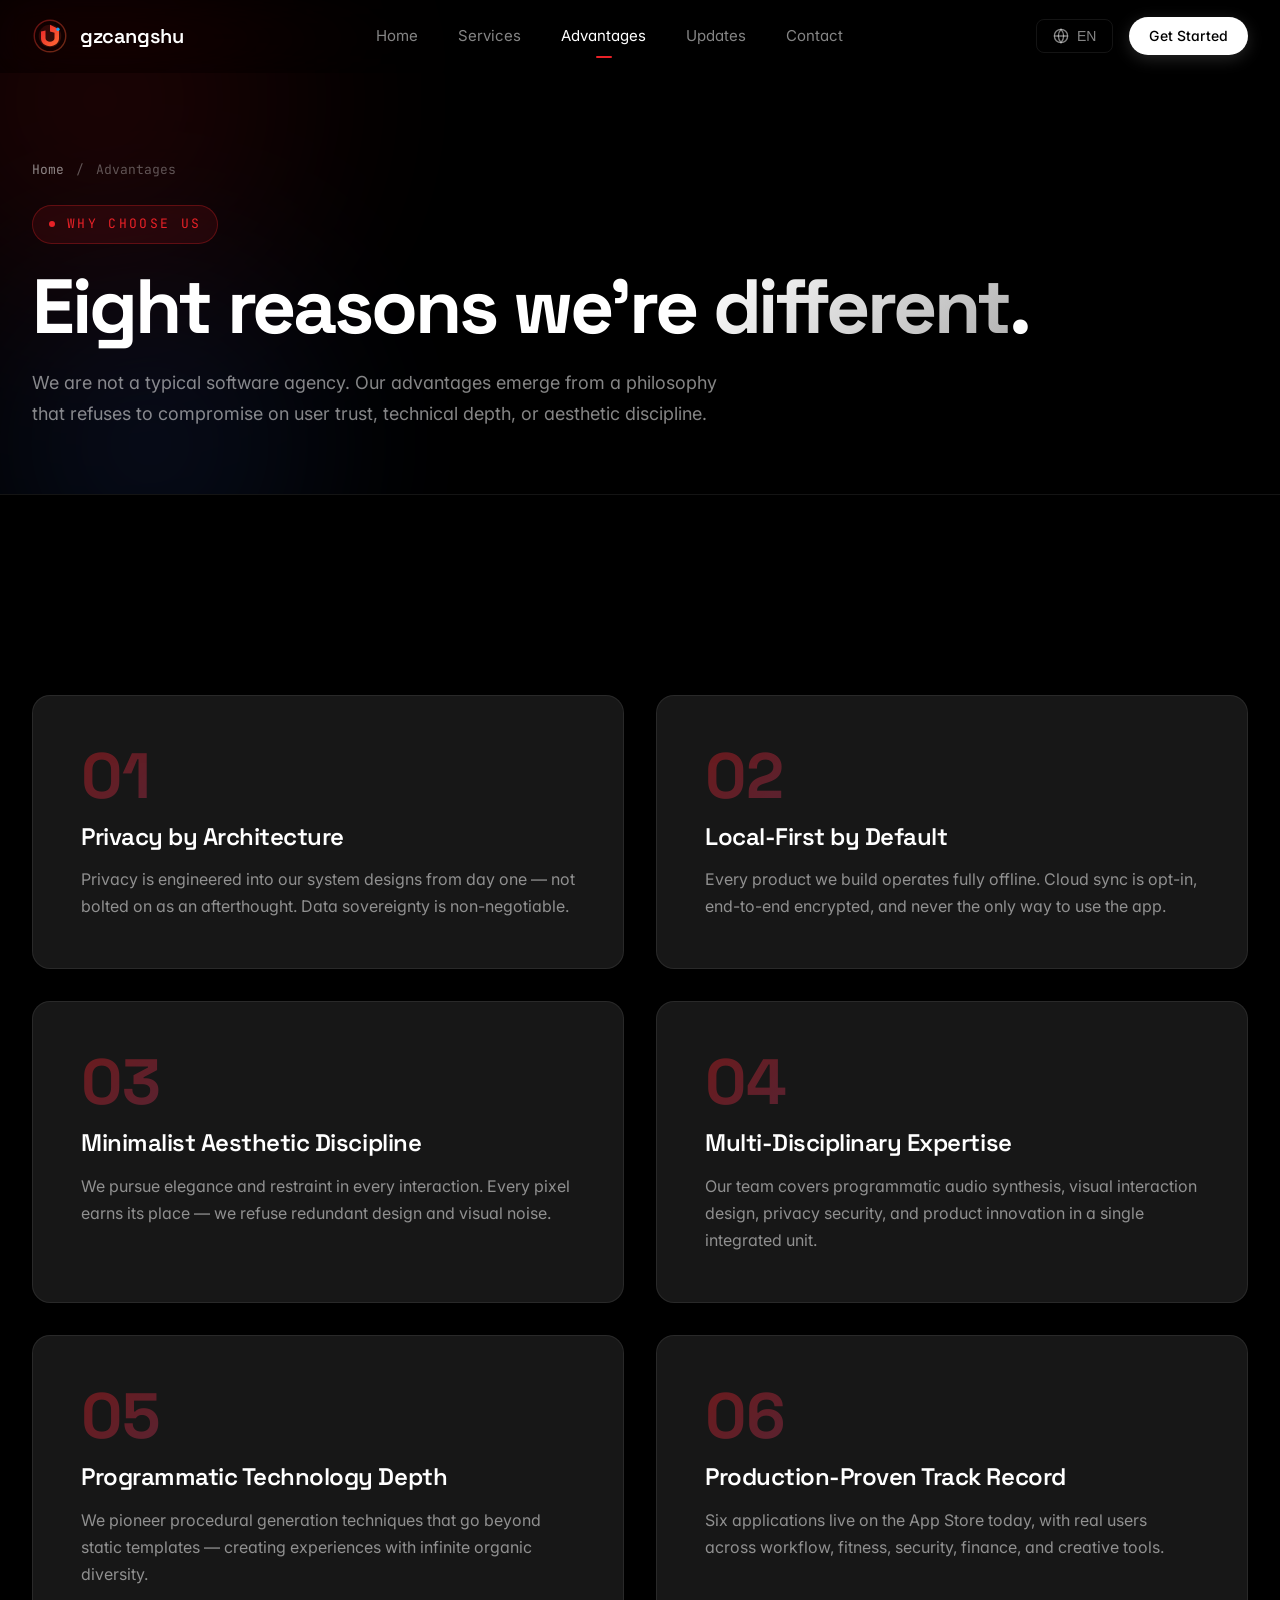
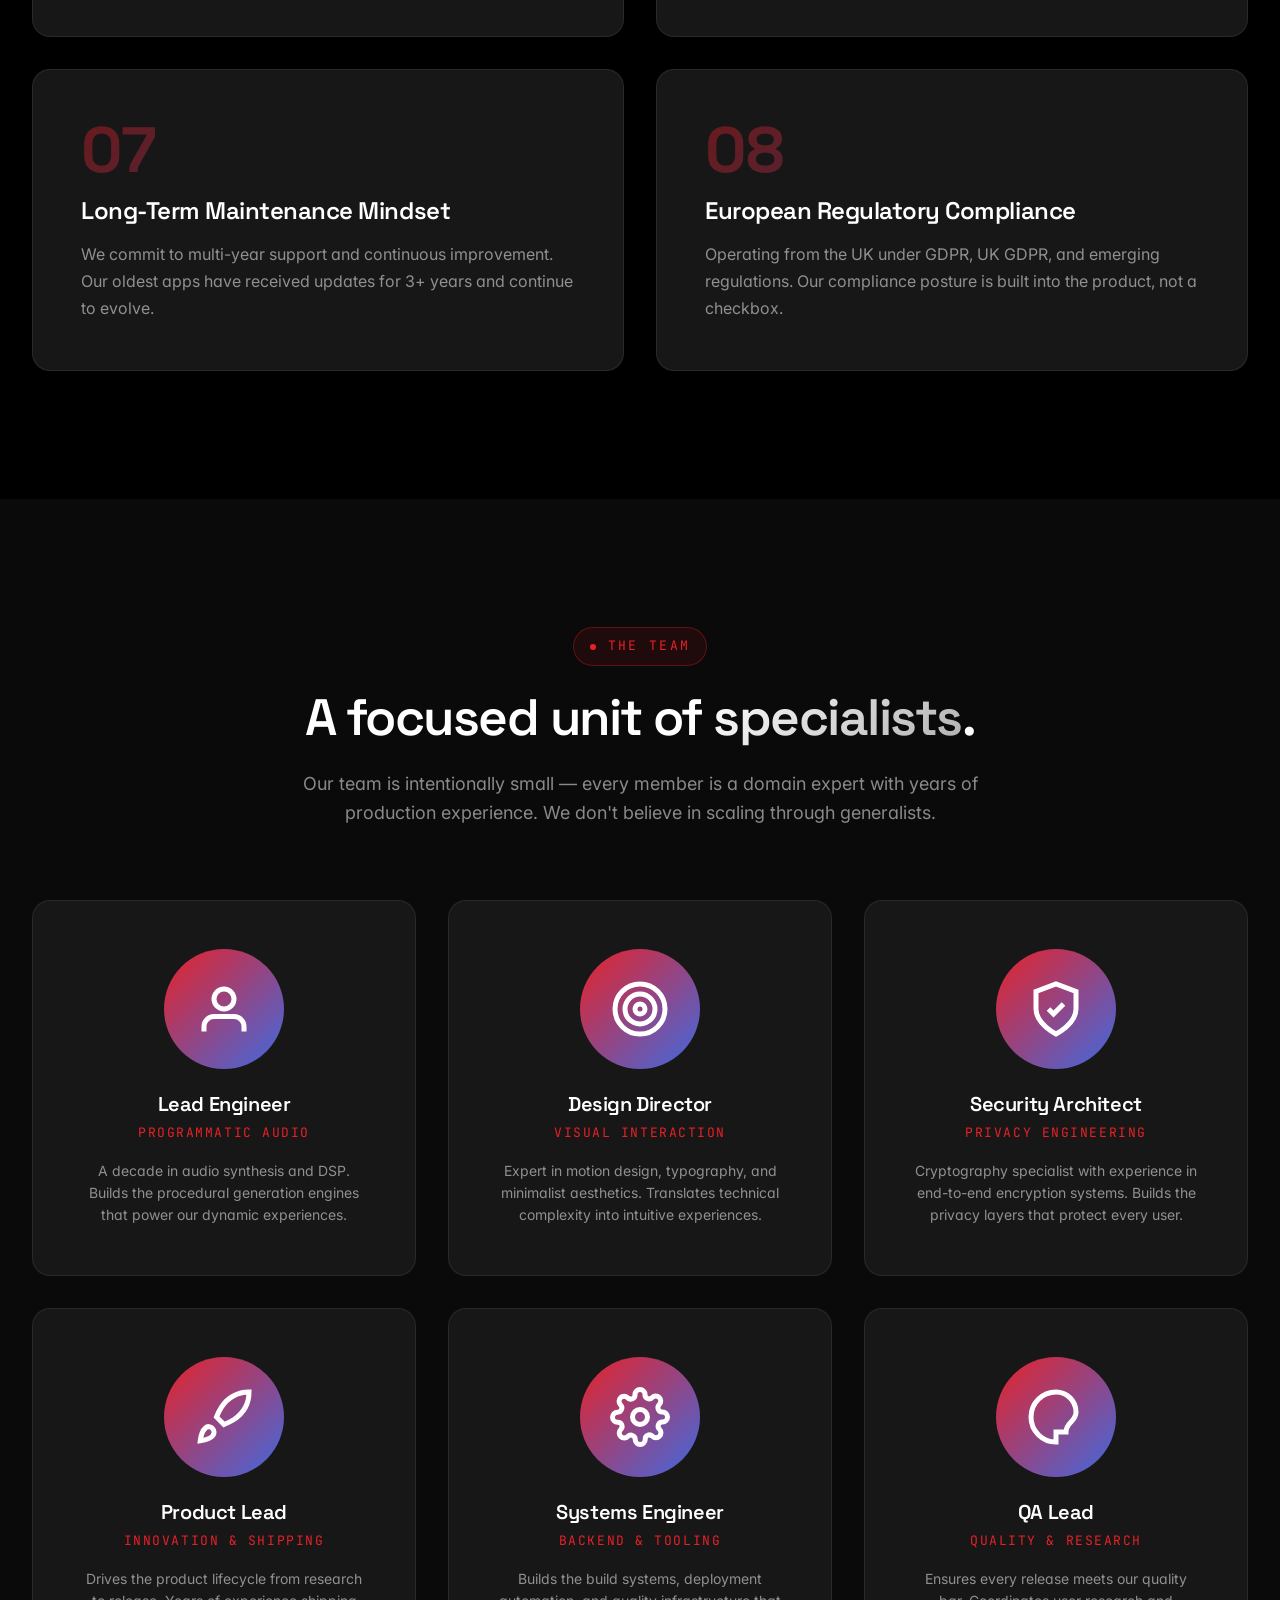
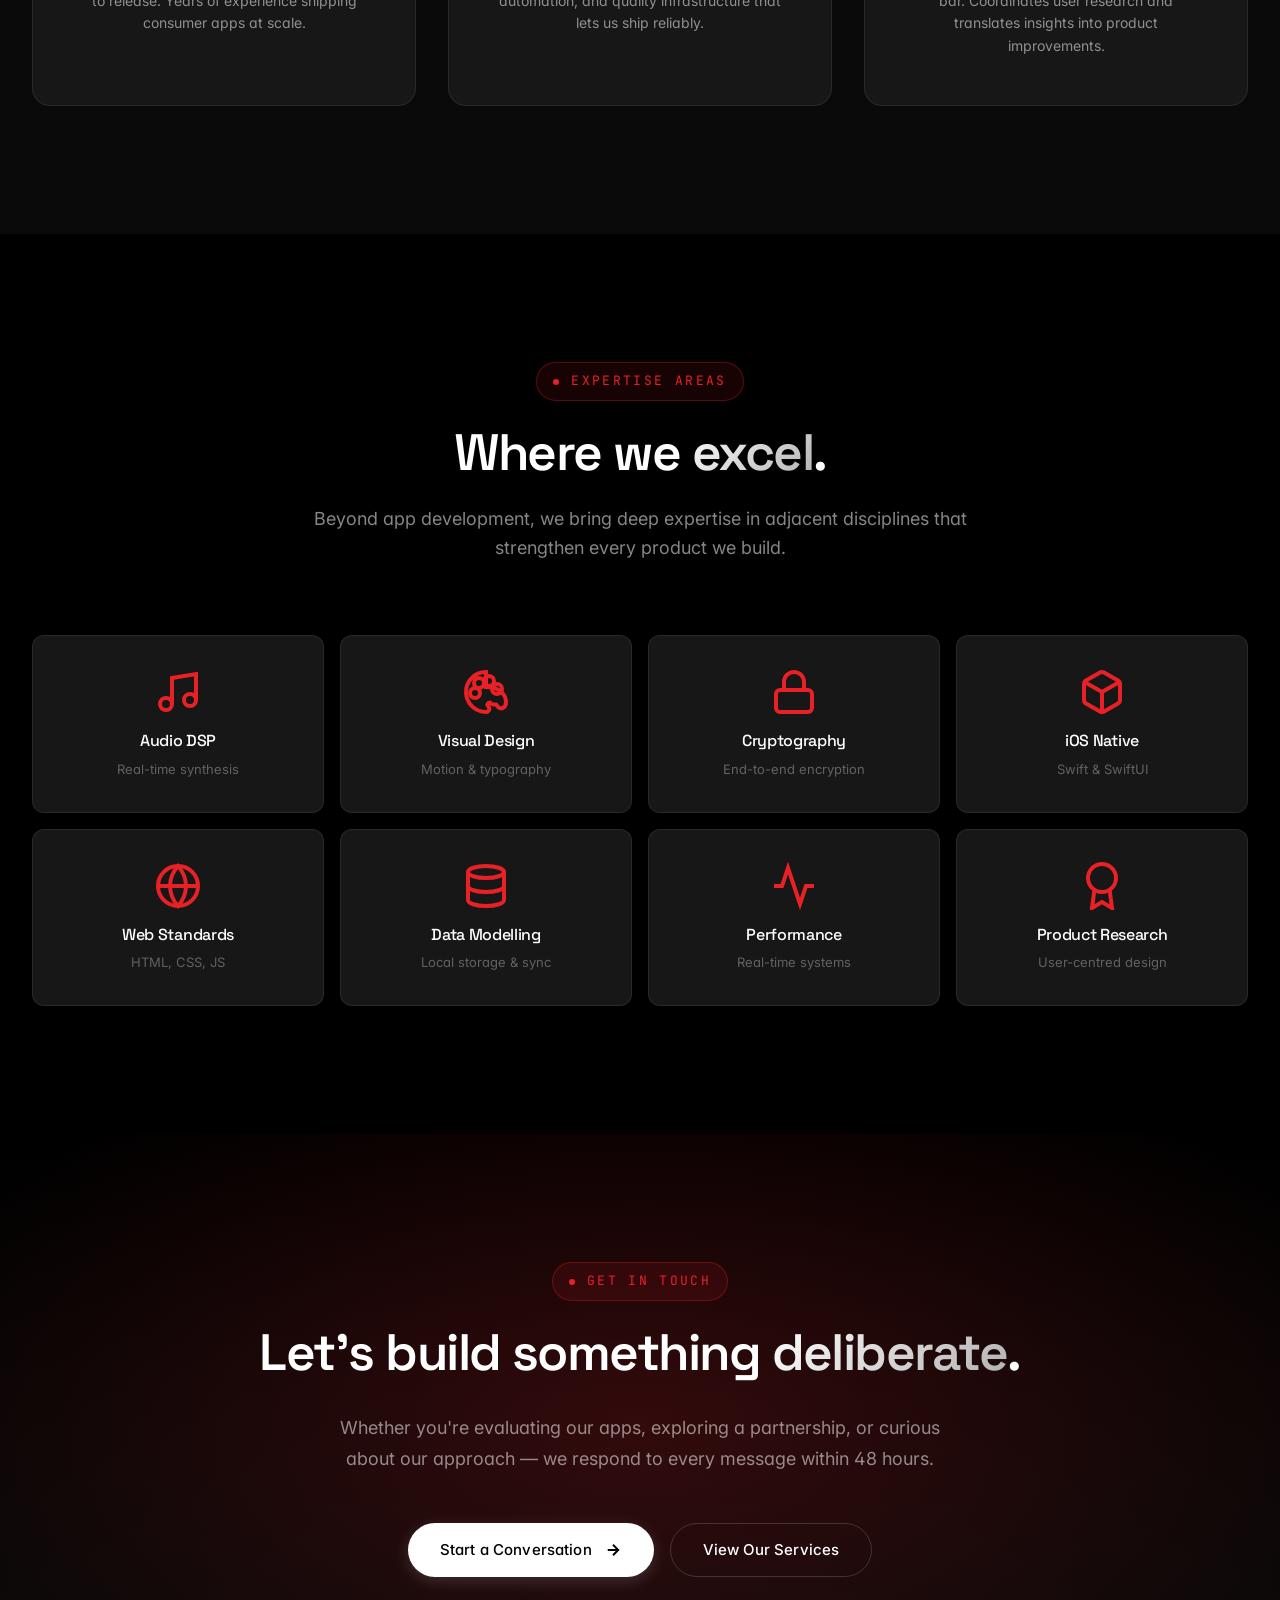
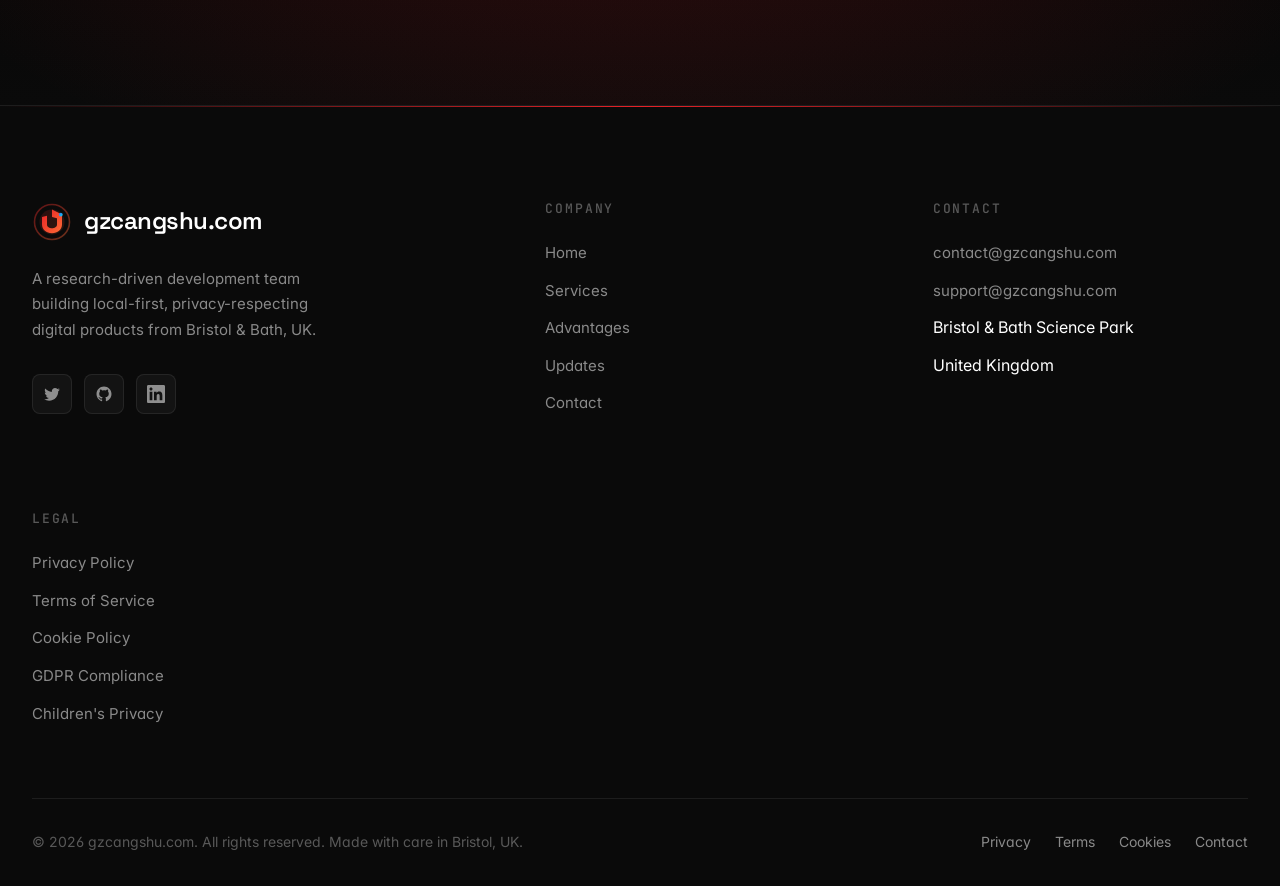
<file: advantages.html>
<!DOCTYPE html>
<html lang="en" data-theme="dark">
<head>
<meta charset="UTF-8">
<meta name="viewport" content="width=device-width, initial-scale=1.0">
<meta http-equiv="X-UA-Compatible" content="IE=edge">
<title>Team Advantages — gzcangshu.com | Local-First Engineering, Privacy-First Design</title>
<meta name="description" content="Discover the eight advantages that make gzcangshu different: privacy-by-architecture, local-first design, minimalist aesthetics, expert team, multi-platform reach, and more.">
<meta name="keywords" content="gzcangshu advantages, local-first software, privacy-first engineering, minimalist apps, UK tech team, App Store, programming experts">
<meta name="robots" content="index, follow, max-image-preview:large">
<link rel="canonical" href="https://gzcangshu.com/advantages.html">

<meta property="og:type" content="website">
<meta property="og:title" content="Team Advantages — gzcangshu.com">
<meta property="og:description" content="Discover the advantages that make our team different: privacy-by-architecture, local-first design, minimalist aesthetics.">
<meta property="og:url" content="https://gzcangshu.com/advantages.html">
<meta property="og:image" content="https://gzcangshu.com/images/hero-bg.png">

<link rel="icon" type="image/svg+xml" href="images/favicon.svg">
<link rel="preconnect" href="https://fonts.googleapis.com">
<link rel="preconnect" href="https://fonts.gstatic.com" crossorigin>
<link href="https://fonts.googleapis.com/css2?family=Inter:wght@300;400;500;600;700&family=Space+Grotesk:wght@400;500;600;700&family=JetBrains+Mono:wght@400;500;600&display=swap" rel="stylesheet">
<link rel="stylesheet" href="css/main.css">
<link rel="stylesheet" href="css/animations.css">
<link rel="stylesheet" href="css/responsive.css">
<link rel="stylesheet" href="css/pages.css">

<script type="application/ld+json">
{
    "@context": "https://schema.org",
    "@type": "AboutPage",
    "name": "About gzcangshu.com",
    "url": "https://gzcangshu.com/advantages.html",
    "description": "Our team advantages: privacy-by-architecture, local-first engineering, minimalist aesthetics.",
    "mainEntity": {
        "@type": "Organization",
        "name": "gzcangshu.com",
        "location": {
            "@type": "Place",
            "address": "Bristol and Bath Science Park, United Kingdom"
        }
    }
}
</script>
</head>
<body>

<div class="scroll-progress" style="position:fixed;top:0;left:0;height:2px;background:var(--color-accent);z-index:1001;width:0;transition:width 0.1s ease;"></div>

<header class="site-header">
    <div class="container">
        <div class="nav-wrapper">
            <a href="index.html" class="nav-brand">
                <img src="images/logo.svg" alt="gzcangshu.com" class="logo-mark" width="36" height="36">
                <span>gzcangshu</span>
            </a>
            <nav class="nav-menu" aria-label="Main navigation">
                <a href="index.html" class="nav-link">Home</a>
                <a href="services.html" class="nav-link">Services</a>
                <a href="advantages.html" class="nav-link active">Advantages</a>
                <a href="news.html" class="nav-link">Updates</a>
                <a href="contact.html" class="nav-link">Contact</a>
            </nav>
            <div class="nav-cta">
                <button class="lang-switch" aria-label="Language switch">
                    <svg width="16" height="16" viewBox="0 0 24 24" fill="none" stroke="currentColor" stroke-width="2"><circle cx="12" cy="12" r="10"></circle><line x1="2" y1="12" x2="22" y2="12"></line><path d="M12 2a15.3 15.3 0 0 1 4 10 15.3 15.3 0 0 1-4 10 15.3 15.3 0 0 1-4-10 15.3 15.3 0 0 1 4-10z"></path></svg>
                    <span class="lang-current">EN</span>
                </button>
                <a href="contact.html" class="btn btn-primary" style="padding:0.5rem 1.25rem;font-size:0.875rem;">Get Started</a>
                <button class="mobile-menu-toggle" aria-label="Open menu">
                    <svg width="20" height="20" viewBox="0 0 24 24" fill="none" stroke="currentColor" stroke-width="2"><line x1="3" y1="12" x2="21" y2="12"></line><line x1="3" y1="6" x2="21" y2="6"></line><line x1="3" y1="18" x2="21" y2="18"></line></svg>
                </button>
            </div>
        </div>
    </div>
</header>

<div class="mobile-menu-overlay"></div>
<aside class="mobile-menu">
    <button class="mobile-menu-close" style="position:absolute;top:1.5rem;right:1.5rem;background:transparent;border:1px solid var(--color-border);color:white;width:44px;height:44px;border-radius:8px;cursor:pointer;display:flex;align-items:center;justify-content:center;" aria-label="Close menu">
        <svg width="20" height="20" viewBox="0 0 24 24" fill="none" stroke="currentColor" stroke-width="2"><line x1="18" y1="6" x2="6" y2="18"></line><line x1="6" y1="6" x2="18" y2="18"></line></svg>
    </button>
    <nav style="display:flex;flex-direction:column;gap:1.5rem;margin-top:3rem;">
        <a href="index.html" class="nav-link" style="font-size:1.5rem;color:white;">Home</a>
        <a href="services.html" class="nav-link" style="font-size:1.5rem;color:white;">Services</a>
        <a href="advantages.html" class="nav-link" style="font-size:1.5rem;color:white;">Advantages</a>
        <a href="news.html" class="nav-link" style="font-size:1.5rem;color:white;">Updates</a>
        <a href="contact.html" class="nav-link" style="font-size:1.5rem;color:white;">Contact</a>
    </nav>
</aside>

<main>

<section class="page-header">
    <div class="page-header-bg">
        <div class="bg-orb bg-orb-1" style="top:-200px;right:-100px;"></div>
        <div class="bg-orb bg-orb-2" style="bottom:-200px;left:-100px;"></div>
    </div>
    <div class="container">
        <div class="page-header-content">
            <nav class="breadcrumb" aria-label="Breadcrumb">
                <a href="index.html">Home</a>
                <span class="breadcrumb-separator">/</span>
                <span>Advantages</span>
            </nav>
            <span class="section-eyebrow">Why choose us</span>
            <h1 class="page-title">Eight reasons we're <span class="text-gradient">different</span>.</h1>
            <p class="page-subtitle">
                We are not a typical software agency. Our advantages emerge from a philosophy that
                refuses to compromise on user trust, technical depth, or aesthetic discipline.
            </p>
        </div>
    </div>
</section>

<!-- Advantages Grid -->
<section class="section">
    <div class="container">
        <div class="advantages-grid">
            <div class="advantage-card reveal">
                <div class="advantage-number">01</div>
                <h3>Privacy by Architecture</h3>
                <p>Privacy is engineered into our system designs from day one — not bolted on as an afterthought. Data sovereignty is non-negotiable.</p>
            </div>

            <div class="advantage-card reveal reveal-delay-1">
                <div class="advantage-number">02</div>
                <h3>Local-First by Default</h3>
                <p>Every product we build operates fully offline. Cloud sync is opt-in, end-to-end encrypted, and never the only way to use the app.</p>
            </div>

            <div class="advantage-card reveal">
                <div class="advantage-number">03</div>
                <h3>Minimalist Aesthetic Discipline</h3>
                <p>We pursue elegance and restraint in every interaction. Every pixel earns its place — we refuse redundant design and visual noise.</p>
            </div>

            <div class="advantage-card reveal reveal-delay-1">
                <div class="advantage-number">04</div>
                <h3>Multi-Disciplinary Expertise</h3>
                <p>Our team covers programmatic audio synthesis, visual interaction design, privacy security, and product innovation in a single integrated unit.</p>
            </div>

            <div class="advantage-card reveal">
                <div class="advantage-number">05</div>
                <h3>Programmatic Technology Depth</h3>
                <p>We pioneer procedural generation techniques that go beyond static templates — creating experiences with infinite organic diversity.</p>
            </div>

            <div class="advantage-card reveal reveal-delay-1">
                <div class="advantage-number">06</div>
                <h3>Production-Proven Track Record</h3>
                <p>Six applications live on the App Store today, with real users across workflow, fitness, security, finance, and creative tools.</p>
            </div>

            <div class="advantage-card reveal">
                <div class="advantage-number">07</div>
                <h3>Long-Term Maintenance Mindset</h3>
                <p>We commit to multi-year support and continuous improvement. Our oldest apps have received updates for 3+ years and continue to evolve.</p>
            </div>

            <div class="advantage-card reveal reveal-delay-1">
                <div class="advantage-number">08</div>
                <h3>European Regulatory Compliance</h3>
                <p>Operating from the UK under GDPR, UK GDPR, and emerging regulations. Our compliance posture is built into the product, not a checkbox.</p>
            </div>
        </div>
    </div>
</section>

<!-- Team Members -->
<section class="section" style="background:var(--color-bg-secondary);">
    <div class="container">
        <div class="section-header reveal text-center">
            <span class="section-eyebrow">The team</span>
            <h2 class="section-title">A focused unit of <span class="text-gradient">specialists</span>.</h2>
            <p class="section-subtitle" style="margin-left:auto;margin-right:auto;">Our team is intentionally small — every member is a domain expert with years of production experience. We don't believe in scaling through generalists.</p>
        </div>

        <div class="team-grid reveal">
            <article class="team-member">
                <div class="team-member-avatar">
                    <svg viewBox="0 0 24 24" fill="none" stroke="currentColor" stroke-width="2"><circle cx="12" cy="8" r="4"></circle><path d="M4 21v-2a4 4 0 0 1 4-4h8a4 4 0 0 1 4 4v2"></path></svg>
                </div>
                <h3 class="team-member-name">Lead Engineer</h3>
                <div class="team-member-role">Programmatic Audio</div>
                <p class="team-member-bio">A decade in audio synthesis and DSP. Builds the procedural generation engines that power our dynamic experiences.</p>
            </article>

            <article class="team-member">
                <div class="team-member-avatar">
                    <svg viewBox="0 0 24 24" fill="none" stroke="currentColor" stroke-width="2"><circle cx="12" cy="12" r="10"></circle><circle cx="12" cy="12" r="6"></circle><circle cx="12" cy="12" r="2"></circle></svg>
                </div>
                <h3 class="team-member-name">Design Director</h3>
                <div class="team-member-role">Visual Interaction</div>
                <p class="team-member-bio">Expert in motion design, typography, and minimalist aesthetics. Translates technical complexity into intuitive experiences.</p>
            </article>

            <article class="team-member">
                <div class="team-member-avatar">
                    <svg viewBox="0 0 24 24" fill="none" stroke="currentColor" stroke-width="2"><path d="M12 22s8-4 8-10V5l-8-3-8 3v7c0 6 8 10 8 10z"></path><path d="M9 12l2 2 4-4"></path></svg>
                </div>
                <h3 class="team-member-name">Security Architect</h3>
                <div class="team-member-role">Privacy Engineering</div>
                <p class="team-member-bio">Cryptography specialist with experience in end-to-end encryption systems. Builds the privacy layers that protect every user.</p>
            </article>

            <article class="team-member">
                <div class="team-member-avatar">
                    <svg viewBox="0 0 24 24" fill="none" stroke="currentColor" stroke-width="2"><path d="M4.5 16.5c-1.5 1.26-2 5-2 5s3.74-.5 5-2c.71-.84.7-2.13-.09-2.91 0 0-.4-.4-.91-.59-.7-.27-1.5-.2-2 .5z"></path><path d="M12 15l-3-3a22 22 0 0 1 2-3.95A12.88 12.88 0 0 1 22 2c0 2.72-.78 7.5-6 11a22.35 22.35 0 0 1-4 2z"></path></svg>
                </div>
                <h3 class="team-member-name">Product Lead</h3>
                <div class="team-member-role">Innovation & Shipping</div>
                <p class="team-member-bio">Drives the product lifecycle from research to release. Years of experience shipping consumer apps at scale.</p>
            </article>

            <article class="team-member">
                <div class="team-member-avatar">
                    <svg viewBox="0 0 24 24" fill="none" stroke="currentColor" stroke-width="2"><circle cx="12" cy="12" r="3"></circle><path d="M19.4 15a1.65 1.65 0 0 0 .33 1.82l.06.06a2 2 0 0 1 0 2.83 2 2 0 0 1-2.83 0l-.06-.06a1.65 1.65 0 0 0-1.82-.33 1.65 1.65 0 0 0-1 1.51V21a2 2 0 0 1-2 2 2 2 0 0 1-2-2v-.09A1.65 1.65 0 0 0 9 19.4a1.65 1.65 0 0 0-1.82.33l-.06.06a2 2 0 0 1-2.83 0 2 2 0 0 1 0-2.83l.06-.06a1.65 1.65 0 0 0 .33-1.82 1.65 1.65 0 0 0-1.51-1H3a2 2 0 0 1-2-2 2 2 0 0 1 2-2h.09A1.65 1.65 0 0 0 4.6 9a1.65 1.65 0 0 0-.33-1.82l-.06-.06a2 2 0 0 1 0-2.83 2 2 0 0 1 2.83 0l.06.06a1.65 1.65 0 0 0 1.82.33H9a1.65 1.65 0 0 0 1-1.51V3a2 2 0 0 1 2-2 2 2 0 0 1 2 2v.09a1.65 1.65 0 0 0 1 1.51 1.65 1.65 0 0 0 1.82-.33l.06-.06a2 2 0 0 1 2.83 0 2 2 0 0 1 0 2.83l-.06.06a1.65 1.65 0 0 0-.33 1.82V9a1.65 1.65 0 0 0 1.51 1H21a2 2 0 0 1 2 2 2 2 0 0 1-2 2h-.09a1.65 1.65 0 0 0-1.51 1z"></path></svg>
                </div>
                <h3 class="team-member-name">Systems Engineer</h3>
                <div class="team-member-role">Backend & Tooling</div>
                <p class="team-member-bio">Builds the build systems, deployment automation, and quality infrastructure that lets us ship reliably.</p>
            </article>

            <article class="team-member">
                <div class="team-member-avatar">
                    <svg viewBox="0 0 24 24" fill="none" stroke="currentColor" stroke-width="2"><path d="M12 22a10 10 0 1 1 0-20 8 8 0 0 1 8 8c0 2-1 3-2 4-1 1-2 2-2 4h-4z"></path></svg>
                </div>
                <h3 class="team-member-name">QA Lead</h3>
                <div class="team-member-role">Quality & Research</div>
                <p class="team-member-bio">Ensures every release meets our quality bar. Coordinates user research and translates insights into product improvements.</p>
            </article>
        </div>
    </div>
</section>

<!-- Expertise Areas -->
<section class="section">
    <div class="container">
        <div class="section-header reveal text-center">
            <span class="section-eyebrow">Expertise areas</span>
            <h2 class="section-title">Where we <span class="text-gradient">excel</span>.</h2>
            <p class="section-subtitle" style="margin-left:auto;margin-right:auto;">Beyond app development, we bring deep expertise in adjacent disciplines that strengthen every product we build.</p>
        </div>

        <div class="expertise-grid reveal">
            <div class="expertise-item">
                <div class="expertise-icon">
                    <svg viewBox="0 0 24 24" fill="none" stroke="currentColor" stroke-width="2"><path d="M9 18V5l12-2v13"></path><circle cx="6" cy="18" r="3"></circle><circle cx="18" cy="16" r="3"></circle></svg>
                </div>
                <h4>Audio DSP</h4>
                <p>Real-time synthesis</p>
            </div>

            <div class="expertise-item">
                <div class="expertise-icon">
                    <svg viewBox="0 0 24 24" fill="none" stroke="currentColor" stroke-width="2"><circle cx="13.5" cy="6.5" r="2.5"></circle><circle cx="17.5" cy="10.5" r="2.5"></circle><circle cx="8.5" cy="7.5" r="2.5"></circle><circle cx="6.5" cy="12.5" r="2.5"></circle><path d="M12 2C6.5 2 2 6.5 2 12s4.5 10 10 10c.926 0 1.648-.746 1.648-1.688 0-.437-.18-.835-.6-1.247-.39-.39-.42-.94-.06-1.36.36-.42.94-.6 1.36-.06.4.4 1.06.6 1.66.6h1.05C19.5 22 22 19.5 22 17c0-3.5-3-7.5-10-7.5z"></path></svg>
                </div>
                <h4>Visual Design</h4>
                <p>Motion & typography</p>
            </div>

            <div class="expertise-item">
                <div class="expertise-icon">
                    <svg viewBox="0 0 24 24" fill="none" stroke="currentColor" stroke-width="2"><rect x="3" y="11" width="18" height="11" rx="2" ry="2"></rect><path d="M7 11V7a5 5 0 0 1 10 0v4"></path></svg>
                </div>
                <h4>Cryptography</h4>
                <p>End-to-end encryption</p>
            </div>

            <div class="expertise-item">
                <div class="expertise-icon">
                    <svg viewBox="0 0 24 24" fill="none" stroke="currentColor" stroke-width="2"><path d="M21 16V8a2 2 0 0 0-1-1.73l-7-4a2 2 0 0 0-2 0l-7 4A2 2 0 0 0 3 8v8a2 2 0 0 0 1 1.73l7 4a2 2 0 0 0 2 0l7-4A2 2 0 0 0 21 16z"></path><polyline points="3.27 6.96 12 12.01 20.73 6.96"></polyline><line x1="12" y1="22.08" x2="12" y2="12"></line></svg>
                </div>
                <h4>iOS Native</h4>
                <p>Swift & SwiftUI</p>
            </div>

            <div class="expertise-item">
                <div class="expertise-icon">
                    <svg viewBox="0 0 24 24" fill="none" stroke="currentColor" stroke-width="2"><circle cx="12" cy="12" r="10"></circle><line x1="2" y1="12" x2="22" y2="12"></line><path d="M12 2a15.3 15.3 0 0 1 4 10 15.3 15.3 0 0 1-4 10 15.3 15.3 0 0 1-4-10 15.3 15.3 0 0 1 4-10z"></path></svg>
                </div>
                <h4>Web Standards</h4>
                <p>HTML, CSS, JS</p>
            </div>

            <div class="expertise-item">
                <div class="expertise-icon">
                    <svg viewBox="0 0 24 24" fill="none" stroke="currentColor" stroke-width="2"><ellipse cx="12" cy="5" rx="9" ry="3"></ellipse><path d="M21 12c0 1.66-4 3-9 3s-9-1.34-9-3"></path><path d="M3 5v14c0 1.66 4 3 9 3s9-1.34 9-3V5"></path></svg>
                </div>
                <h4>Data Modelling</h4>
                <p>Local storage & sync</p>
            </div>

            <div class="expertise-item">
                <div class="expertise-icon">
                    <svg viewBox="0 0 24 24" fill="none" stroke="currentColor" stroke-width="2"><polyline points="22 12 18 12 15 21 9 3 6 12 2 12"></polyline></svg>
                </div>
                <h4>Performance</h4>
                <p>Real-time systems</p>
            </div>

            <div class="expertise-item">
                <div class="expertise-icon">
                    <svg viewBox="0 0 24 24" fill="none" stroke="currentColor" stroke-width="2"><circle cx="12" cy="8" r="7"></circle><polyline points="8.21 13.89 7 23 12 20 17 23 15.79 13.88"></polyline></svg>
                </div>
                <h4>Product Research</h4>
                <p>User-centred design</p>
            </div>
        </div>
    </div>
</section>

<section class="cta-section">
    <div class="container">
        <div class="cta-wrapper reveal">
            <span class="section-eyebrow">Get in touch</span>
            <h2 class="cta-title">Let's build something <span class="text-gradient">deliberate</span>.</h2>
            <p class="cta-subtitle">Whether you're evaluating our apps, exploring a partnership, or curious about our approach — we respond to every message within 48 hours.</p>
            <div class="cta-actions">
                <a href="contact.html" class="btn btn-primary">Start a Conversation <svg class="btn-arrow" width="18" height="18" viewBox="0 0 24 24" fill="none" stroke="currentColor" stroke-width="2.5"><line x1="5" y1="12" x2="19" y2="12"></line><polyline points="12 5 19 12 12 19"></polyline></svg></a>
                <a href="services.html" class="btn btn-outline">View Our Services</a>
            </div>
        </div>
    </div>
</section>

</main>

<!-- Footer -->
<footer class="site-footer">
    <div class="container">
        <div class="footer-grid">
            <div class="footer-brand">
                <div style="display:flex;align-items:center;gap:0.75rem;margin-bottom:0.5rem;">
                    <img src="images/logo.svg" alt="gzcangshu.com" width="40" height="40">
                    <span class="brand-name">gzcangshu.com</span>
                </div>
                <p>A research-driven development team building local-first, privacy-respecting digital products from Bristol & Bath, UK.</p>
                <div class="footer-social">
                    <a href="https://twitter.com/gzcangshu" aria-label="Twitter"><svg viewBox="0 0 24 24" fill="currentColor"><path d="M22.46 6c-.77.35-1.6.58-2.46.69.88-.53 1.56-1.37 1.88-2.38-.83.5-1.75.85-2.72 1.05C18.37 4.5 17.26 4 16 4c-2.35 0-4.27 1.92-4.27 4.29 0 .34.04.67.11.98C8.28 9.09 5.11 7.38 3 4.79c-.37.63-.58 1.37-.58 2.15 0 1.49.75 2.81 1.91 3.56-.71 0-1.37-.2-1.95-.5v.03c0 2.08 1.48 3.82 3.44 4.21a4.22 4.22 0 0 1-1.93.07 4.28 4.28 0 0 0 4 2.98 8.521 8.521 0 0 1-5.33 1.84c-.34 0-.68-.02-1.02-.06C3.44 20.29 5.7 21 8.12 21 16 21 20.33 14.46 20.33 8.79c0-.19 0-.37-.01-.56.84-.6 1.56-1.36 2.14-2.23z"/></svg></a>
                    <a href="https://github.com/gzcangshu" aria-label="GitHub"><svg viewBox="0 0 24 24" fill="currentColor"><path d="M12 2C6.477 2 2 6.484 2 12.017c0 4.425 2.865 8.18 6.839 9.504.5.092.682-.217.682-.483 0-.237-.008-.868-.013-1.703-2.782.605-3.369-1.343-3.369-1.343-.454-1.158-1.11-1.466-1.11-1.466-.908-.62.069-.608.069-.608 1.003.07 1.531 1.032 1.531 1.032.892 1.53 2.341 1.088 2.91.832.092-.647.35-1.088.636-1.338-2.22-.253-4.555-1.113-4.555-4.951 0-1.093.39-1.988 1.029-2.688-.103-.253-.446-1.272.098-2.65 0 0 .84-.27 2.75 1.026A9.564 9.564 0 0 1 12 6.844c.85.004 1.705.115 2.504.337 1.909-1.296 2.747-1.027 2.747-1.027.546 1.379.202 2.398.1 2.651.64.7 1.028 1.595 1.028 2.688 0 3.848-2.339 4.695-4.566 4.943.359.309.678.92.678 1.855 0 1.338-.012 2.419-.012 2.747 0 .268.18.58.688.482A10.019 10.019 0 0 0 22 12.017C22 6.484 17.522 2 12 2z"/></svg></a>
                    <a href="https://linkedin.com/company/gzcangshu" aria-label="LinkedIn"><svg viewBox="0 0 24 24" fill="currentColor"><path d="M20.447 20.452h-3.554v-5.569c0-1.328-.027-3.037-1.852-3.037-1.853 0-2.136 1.445-2.136 2.939v5.667H9.351V9h3.414v1.561h.046c.477-.9 1.637-1.85 3.37-1.85 3.601 0 4.267 2.37 4.267 5.455v6.286zM5.337 7.433c-1.144 0-2.063-.926-2.063-2.065 0-1.138.92-2.063 2.063-2.063 1.14 0 2.064.925 2.064 2.063 0 1.139-.925 2.065-2.064 2.065zm1.782 13.019H3.555V9h3.564v11.452zM22.225 0H1.771C.792 0 0 .774 0 1.729v20.542C0 23.227.792 24 1.771 24h20.451C23.2 24 24 23.227 24 22.271V1.729C24 .774 23.2 0 22.222 0h.003z"/></svg></a>
                </div>
            </div>
            <div class="footer-col"><h4>Company</h4><ul><li><a href="index.html">Home</a></li><li><a href="services.html">Services</a></li><li><a href="advantages.html">Advantages</a></li><li><a href="news.html">Updates</a></li><li><a href="contact.html">Contact</a></li></ul></div>
            <div class="footer-col"><h4>Contact</h4><ul><li><a href="mailto:contact@gzcangshu.com">contact@gzcangshu.com</a></li><li><a href="mailto:support@gzcangshu.com">support@gzcangshu.com</a></li><li>Bristol & Bath Science Park</li><li>United Kingdom</li></ul></div>
            <div class="footer-col"><h4>Legal</h4><ul><li><a href="privacy.html">Privacy Policy</a></li><li><a href="terms.html">Terms of Service</a></li><li><a href="privacy.html#cookies">Cookie Policy</a></li><li><a href="privacy.html#gdpr">GDPR Compliance</a></li><li><a href="privacy.html#children">Children's Privacy</a></li></ul></div>
        </div>
        <div class="footer-bottom">
            <div class="footer-copyright">© <span data-year>2026</span> gzcangshu.com. All rights reserved. Made with care in Bristol, UK.</div>
            <div class="footer-legal"><a href="privacy.html">Privacy</a><a href="terms.html">Terms</a><a href="privacy.html#cookies">Cookies</a><a href="contact.html">Contact</a></div>
        </div>
    </div>
</footer>

<button class="scroll-to-top" aria-label="Scroll to top" style="position:fixed;bottom:2rem;right:2rem;width:48px;height:48px;border-radius:50%;background:var(--color-accent);color:white;border:none;cursor:pointer;display:flex;align-items:center;justify-content:center;opacity:0;pointer-events:none;transition:all 0.3s ease;z-index:100;box-shadow:0 8px 24px var(--color-accent-glow);">
    <svg width="20" height="20" viewBox="0 0 24 24" fill="none" stroke="currentColor" stroke-width="2.5"><line x1="12" y1="19" x2="12" y2="5"></line><polyline points="5 12 12 5 19 12"></polyline></svg>
</button>

<script src="js/main.js"></script>
<script src="js/animations.js"></script>
<script src="js/interactions.js"></script>
</body>
</html>
</file>
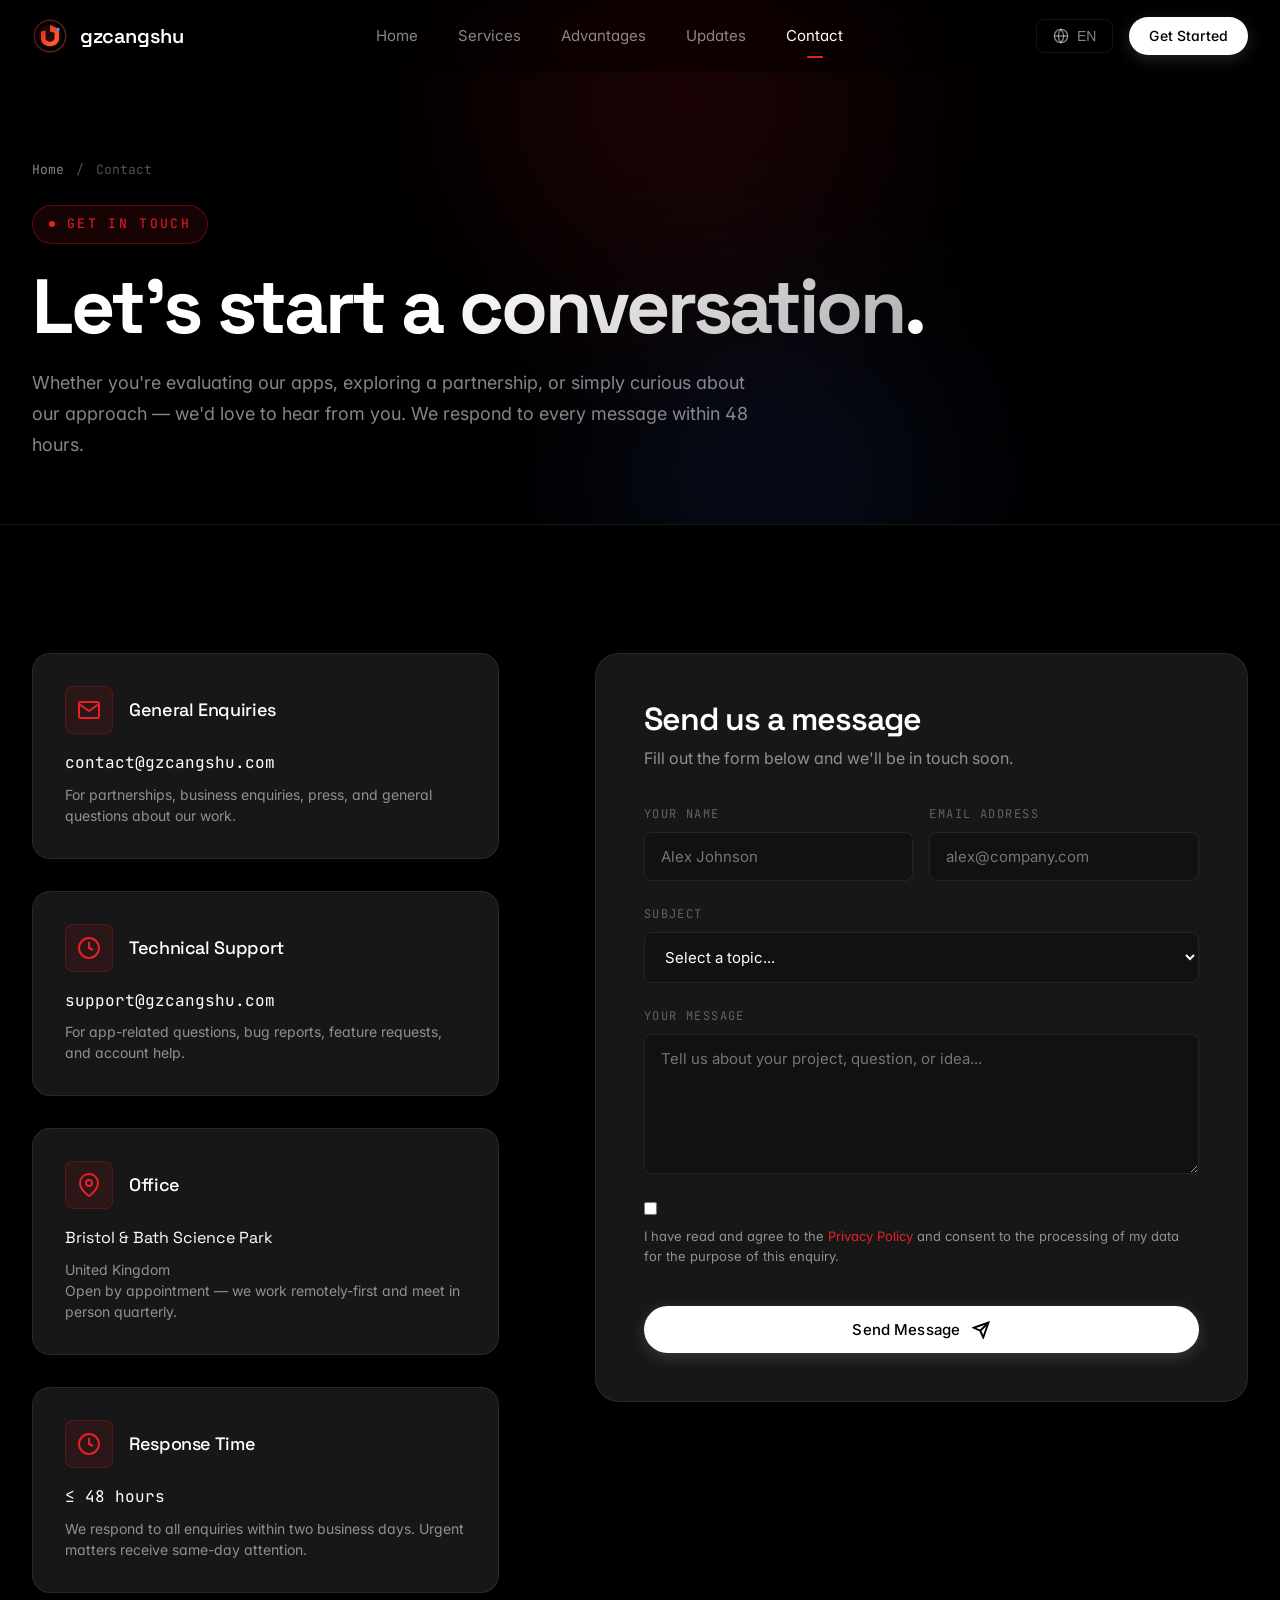
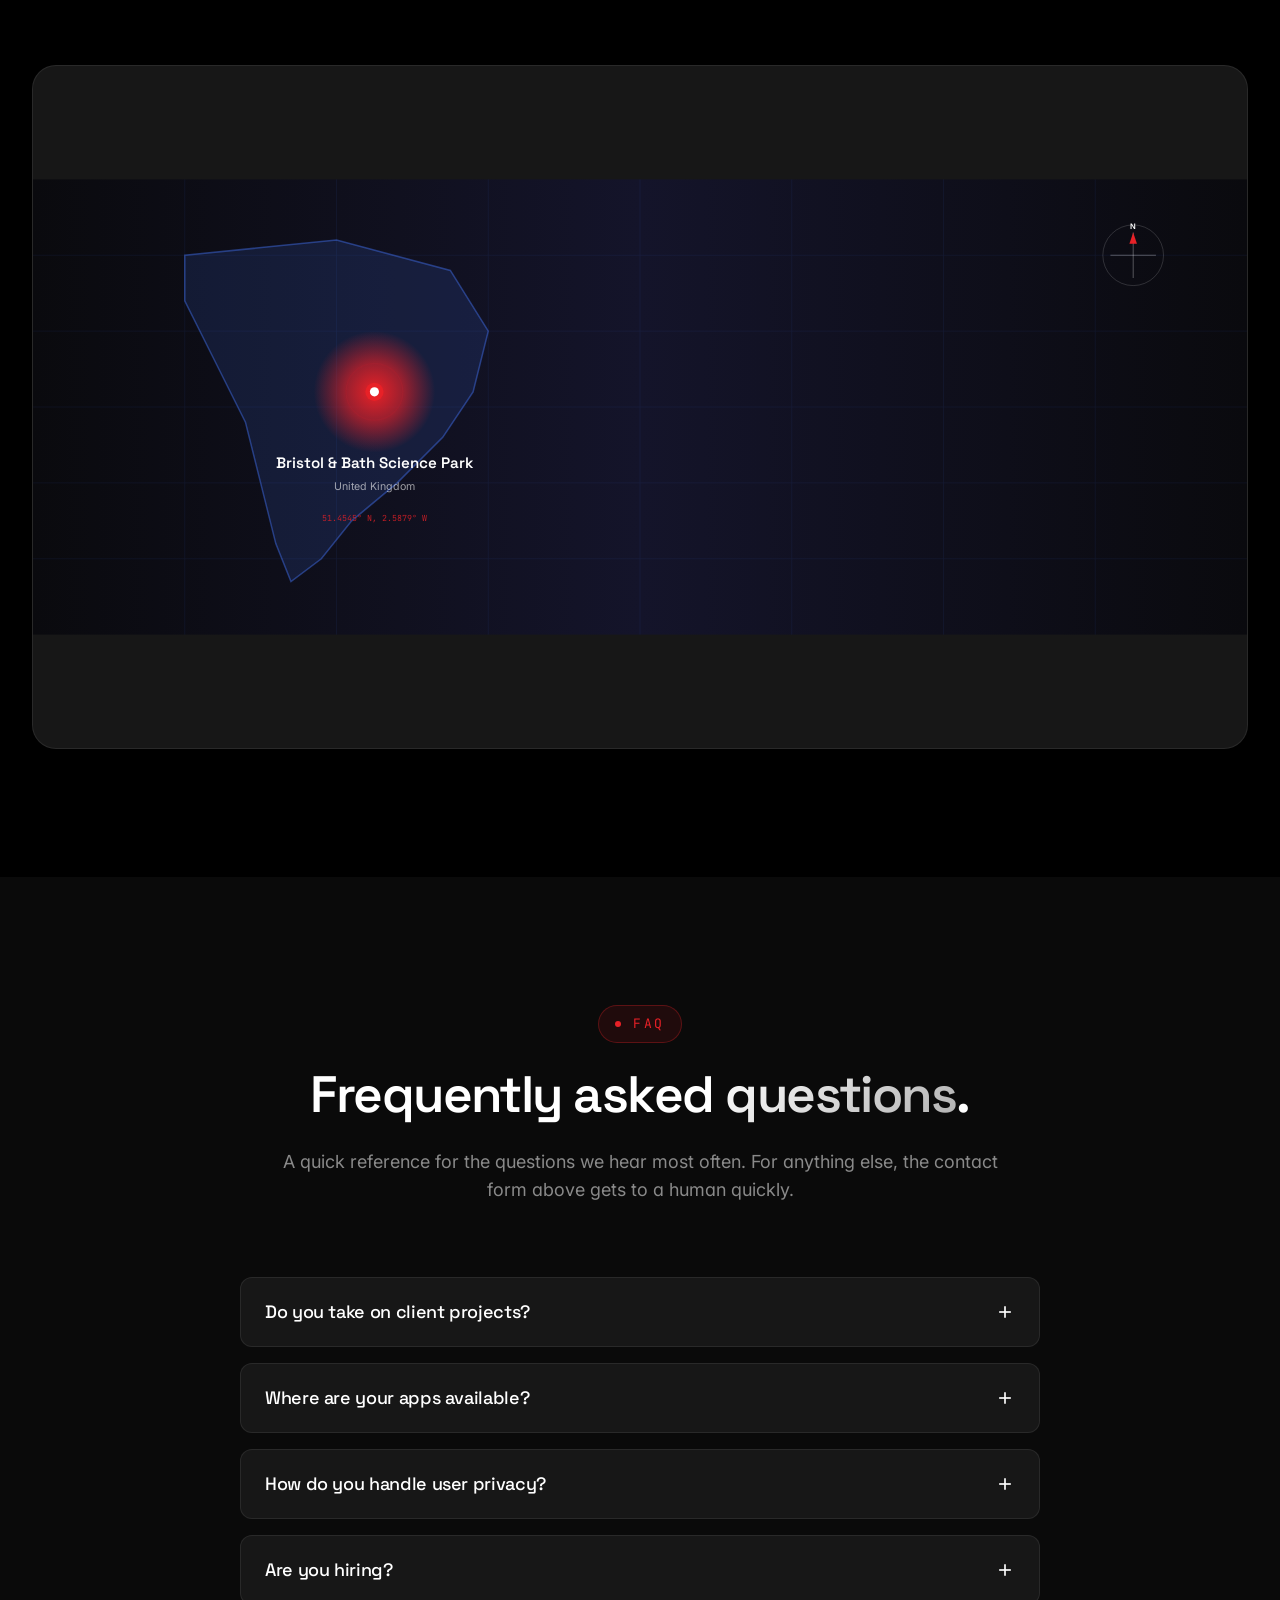
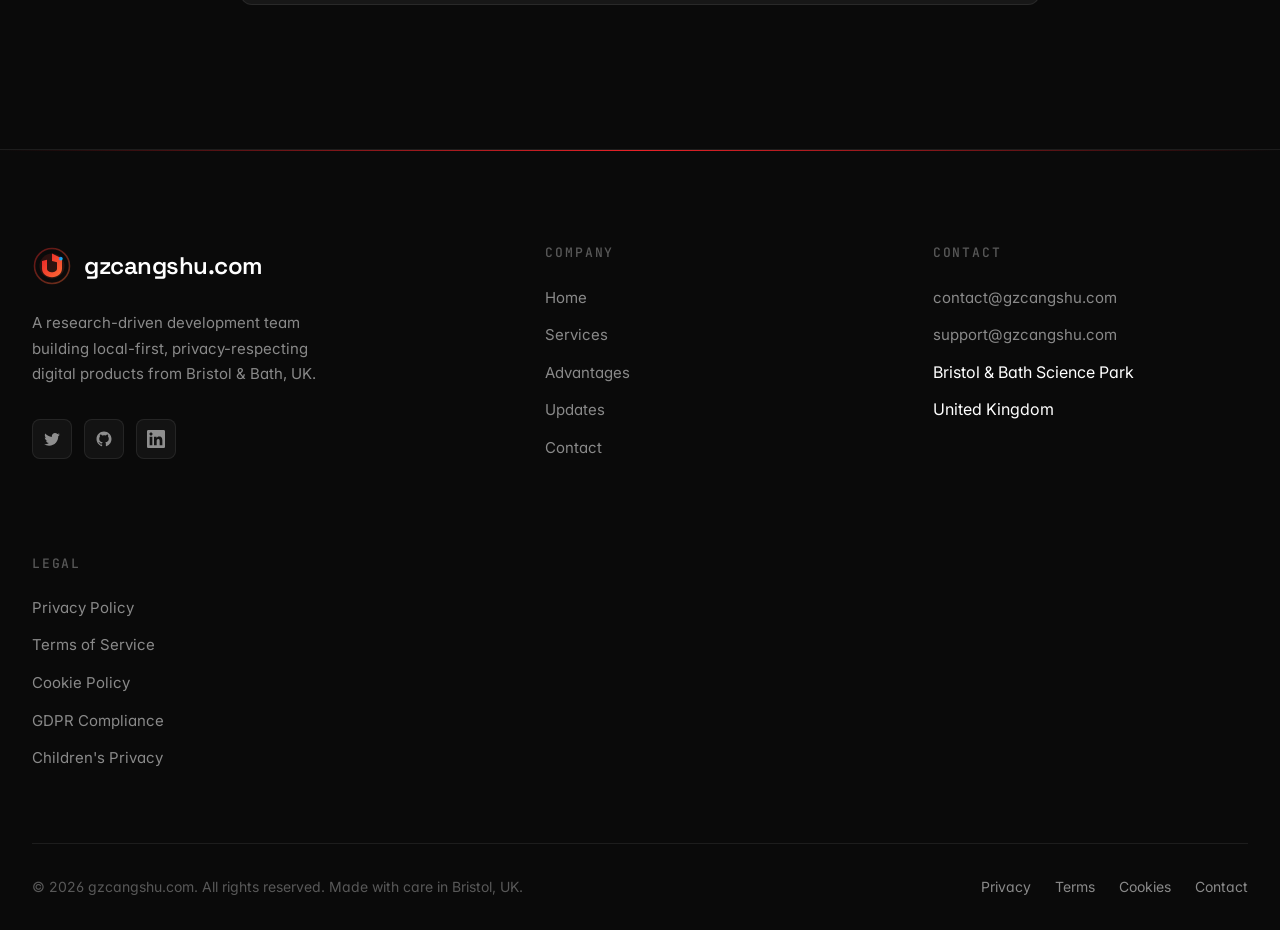
<file: contact.html>
<!DOCTYPE html>
<html lang="en" data-theme="dark">
<head>
<meta charset="UTF-8">
<meta name="viewport" content="width=device-width, initial-scale=1.0">
<meta http-equiv="X-UA-Compatible" content="IE=edge">
<title>Contact Us — gzcangshu.com | Get in Touch with Our UK Team</title>
<meta name="description" content="Contact gzcangshu.com — research-driven UK development team. Reach us at contact@gzcangshu.com for partnerships, support@gzcangshu.com for technical support. Located at Bristol & Bath Science Park.">
<meta name="keywords" content="contact gzcangshu, gzcangshu support, gzcangshu partnership, Bristol Bath tech team, UK app development contact">
<meta name="robots" content="index, follow, max-image-preview:large">
<link rel="canonical" href="https://gzcangshu.com/contact.html">

<meta property="og:type" content="website">
<meta property="og:title" content="Contact Us — gzcangshu.com">
<meta property="og:description" content="Get in touch with our UK development team. We respond within 48 hours.">
<meta property="og:url" content="https://gzcangshu.com/contact.html">
<meta property="og:image" content="https://gzcangshu.com/images/hero-bg.png">

<link rel="icon" type="image/svg+xml" href="images/favicon.svg">
<link rel="preconnect" href="https://fonts.googleapis.com">
<link rel="preconnect" href="https://fonts.gstatic.com" crossorigin>
<link href="https://fonts.googleapis.com/css2?family=Inter:wght@300;400;500;600;700&family=Space+Grotesk:wght@400;500;600;700&family=JetBrains+Mono:wght@400;500;600&display=swap" rel="stylesheet">
<link rel="stylesheet" href="css/main.css">
<link rel="stylesheet" href="css/animations.css">
<link rel="stylesheet" href="css/responsive.css">
<link rel="stylesheet" href="css/pages.css">

<script type="application/ld+json">
{
    "@context": "https://schema.org",
    "@type": "ContactPage",
    "name": "Contact gzcangshu.com",
    "url": "https://gzcangshu.com/contact.html",
    "mainEntity": {
        "@type": "Organization",
        "name": "gzcangshu.com",
        "email": "contact@gzcangshu.com",
        "address": {
            "@type": "PostalAddress",
            "streetAddress": "Bristol and Bath Science Park",
            "addressLocality": "Bristol",
            "addressCountry": "GB"
        }
    }
}
</script>
</head>
<body>

<div class="scroll-progress" style="position:fixed;top:0;left:0;height:2px;background:var(--color-accent);z-index:1001;width:0;transition:width 0.1s ease;"></div>

<header class="site-header">
    <div class="container">
        <div class="nav-wrapper">
            <a href="index.html" class="nav-brand">
                <img src="images/logo.svg" alt="gzcangshu.com" class="logo-mark" width="36" height="36">
                <span>gzcangshu</span>
            </a>
            <nav class="nav-menu" aria-label="Main navigation">
                <a href="index.html" class="nav-link">Home</a>
                <a href="services.html" class="nav-link">Services</a>
                <a href="advantages.html" class="nav-link">Advantages</a>
                <a href="news.html" class="nav-link">Updates</a>
                <a href="contact.html" class="nav-link active">Contact</a>
            </nav>
            <div class="nav-cta">
                <button class="lang-switch" aria-label="Language switch">
                    <svg width="16" height="16" viewBox="0 0 24 24" fill="none" stroke="currentColor" stroke-width="2"><circle cx="12" cy="12" r="10"></circle><line x1="2" y1="12" x2="22" y2="12"></line><path d="M12 2a15.3 15.3 0 0 1 4 10 15.3 15.3 0 0 1-4 10 15.3 15.3 0 0 1-4-10 15.3 15.3 0 0 1 4-10z"></path></svg>
                    <span class="lang-current">EN</span>
                </button>
                <a href="contact.html" class="btn btn-primary" style="padding:0.5rem 1.25rem;font-size:0.875rem;">Get Started</a>
                <button class="mobile-menu-toggle" aria-label="Open menu">
                    <svg width="20" height="20" viewBox="0 0 24 24" fill="none" stroke="currentColor" stroke-width="2"><line x1="3" y1="12" x2="21" y2="12"></line><line x1="3" y1="6" x2="21" y2="6"></line><line x1="3" y1="18" x2="21" y2="18"></line></svg>
                </button>
            </div>
        </div>
    </div>
</header>

<div class="mobile-menu-overlay"></div>
<aside class="mobile-menu">
    <button class="mobile-menu-close" style="position:absolute;top:1.5rem;right:1.5rem;background:transparent;border:1px solid var(--color-border);color:white;width:44px;height:44px;border-radius:8px;cursor:pointer;display:flex;align-items:center;justify-content:center;" aria-label="Close menu">
        <svg width="20" height="20" viewBox="0 0 24 24" fill="none" stroke="currentColor" stroke-width="2"><line x1="18" y1="6" x2="6" y2="18"></line><line x1="6" y1="6" x2="18" y2="18"></line></svg>
    </button>
    <nav style="display:flex;flex-direction:column;gap:1.5rem;margin-top:3rem;">
        <a href="index.html" class="nav-link" style="font-size:1.5rem;color:white;">Home</a>
        <a href="services.html" class="nav-link" style="font-size:1.5rem;color:white;">Services</a>
        <a href="advantages.html" class="nav-link" style="font-size:1.5rem;color:white;">Advantages</a>
        <a href="news.html" class="nav-link" style="font-size:1.5rem;color:white;">Updates</a>
        <a href="contact.html" class="nav-link" style="font-size:1.5rem;color:white;">Contact</a>
    </nav>
</aside>

<main>

<section class="page-header">
    <div class="page-header-bg">
        <div class="bg-orb bg-orb-1" style="top:-200px;left:30%;"></div>
        <div class="bg-orb bg-orb-2" style="bottom:-200px;right:20%;"></div>
    </div>
    <div class="container">
        <div class="page-header-content">
            <nav class="breadcrumb" aria-label="Breadcrumb">
                <a href="index.html">Home</a>
                <span class="breadcrumb-separator">/</span>
                <span>Contact</span>
            </nav>
            <span class="section-eyebrow">Get in touch</span>
            <h1 class="page-title">Let's start a <span class="text-gradient">conversation</span>.</h1>
            <p class="page-subtitle">
                Whether you're evaluating our apps, exploring a partnership, or simply curious
                about our approach — we'd love to hear from you. We respond to every message
                within 48 hours.
            </p>
        </div>
    </div>
</section>

<section class="section">
    <div class="container">
        <div class="contact-wrapper">
            <div class="contact-info">
                <div class="contact-info-card reveal">
                    <div class="contact-info-card-header">
                        <div class="contact-info-icon">
                            <svg viewBox="0 0 24 24" fill="none" stroke="currentColor" stroke-width="2"><path d="M4 4h16c1.1 0 2 .9 2 2v12c0 1.1-.9 2-2 2H4c-1.1 0-2-.9-2-2V6c0-1.1.9-2 2-2z"></path><polyline points="22,6 12,13 2,6"></polyline></svg>
                        </div>
                        <h3>General Enquiries</h3>
                    </div>
                    <a href="mailto:contact@gzcangshu.com" class="contact-info-value">contact@gzcangshu.com</a>
                    <p class="contact-info-description">For partnerships, business enquiries, press, and general questions about our work.</p>
                </div>

                <div class="contact-info-card reveal reveal-delay-1">
                    <div class="contact-info-card-header">
                        <div class="contact-info-icon">
                            <svg viewBox="0 0 24 24" fill="none" stroke="currentColor" stroke-width="2"><circle cx="12" cy="12" r="10"></circle><polyline points="12 6 12 12 16 14"></polyline></svg>
                        </div>
                        <h3>Technical Support</h3>
                    </div>
                    <a href="mailto:support@gzcangshu.com" class="contact-info-value">support@gzcangshu.com</a>
                    <p class="contact-info-description">For app-related questions, bug reports, feature requests, and account help.</p>
                </div>

                <div class="contact-info-card reveal">
                    <div class="contact-info-card-header">
                        <div class="contact-info-icon">
                            <svg viewBox="0 0 24 24" fill="none" stroke="currentColor" stroke-width="2"><path d="M21 10c0 7-9 13-9 13s-9-6-9-13a9 9 0 0 1 18 0z"></path><circle cx="12" cy="10" r="3"></circle></svg>
                        </div>
                        <h3>Office</h3>
                    </div>
                    <div class="contact-info-value" style="font-family:var(--font-display);">Bristol & Bath Science Park</div>
                    <p class="contact-info-description">United Kingdom<br>Open by appointment — we work remotely-first and meet in person quarterly.</p>
                </div>

                <div class="contact-info-card reveal reveal-delay-1">
                    <div class="contact-info-card-header">
                        <div class="contact-info-icon">
                            <svg viewBox="0 0 24 24" fill="none" stroke="currentColor" stroke-width="2"><circle cx="12" cy="12" r="10"></circle><polyline points="12 6 12 12 16 14"></polyline></svg>
                        </div>
                        <h3>Response Time</h3>
                    </div>
                    <div class="contact-info-value">≤ 48 hours</div>
                    <p class="contact-info-description">We respond to all enquiries within two business days. Urgent matters receive same-day attention.</p>
                </div>
            </div>

            <div class="contact-form-wrapper reveal">
                <h2 style="margin-bottom:0.5rem;font-size:2rem;">Send us a message</h2>
                <p style="color:var(--color-text-tertiary);margin-bottom:2rem;">Fill out the form below and we'll be in touch soon.</p>

                <form class="contact-form" data-validate>
                    <div class="form-row">
                        <div class="form-group">
                            <label class="form-label" for="name">Your Name</label>
                            <input type="text" id="name" name="name" class="form-input" placeholder="Alex Johnson" required>
                        </div>
                        <div class="form-group">
                            <label class="form-label" for="email">Email Address</label>
                            <input type="email" id="email" name="email" class="form-input" placeholder="alex@company.com" required>
                        </div>
                    </div>

                    <div class="form-group">
                        <label class="form-label" for="subject">Subject</label>
                        <select id="subject" name="subject" class="form-select" required>
                            <option value="">Select a topic...</option>
                            <option value="partnership">Partnership opportunity</option>
                            <option value="support">Technical support</option>
                            <option value="press">Press & media</option>
                            <option value="general">General enquiry</option>
                            <option value="other">Something else</option>
                        </select>
                    </div>

                    <div class="form-group">
                        <label class="form-label" for="message">Your Message</label>
                        <textarea id="message" name="message" class="form-textarea" placeholder="Tell us about your project, question, or idea..." required></textarea>
                    </div>

                    <div class="form-group" style="display:flex;align-items:flex-start;gap:0.75rem;">
                        <input type="checkbox" id="privacy" name="privacy" required style="margin-top:4px;accent-color:var(--color-accent);">
                        <label for="privacy" style="font-size:0.8125rem;color:var(--color-text-tertiary);line-height:1.5;">
                            I have read and agree to the <a href="privacy.html" style="color:var(--color-accent);">Privacy Policy</a> and consent to the processing of my data for the purpose of this enquiry.
                        </label>
                    </div>

                    <button type="submit" class="btn btn-primary form-submit">
                        Send Message
                        <svg class="btn-arrow" width="18" height="18" viewBox="0 0 24 24" fill="none" stroke="currentColor" stroke-width="2.5"><line x1="22" y1="2" x2="11" y2="13"></line><polygon points="22 2 15 22 11 13 2 9 22 2"></polygon></svg>
                    </button>

                    <div class="form-status" role="status" aria-live="polite"></div>
                </form>
            </div>
        </div>

        <!-- Location Map -->
        <div class="location-map reveal">
            <svg viewBox="0 0 1600 600" xmlns="http://www.w3.org/2000/svg">
                <defs>
                    <linearGradient id="mapBg" x1="0" y1="0" x2="1" y2="0">
                        <stop offset="0" stop-color="#0a0a0e"/>
                        <stop offset="0.5" stop-color="#14142a"/>
                        <stop offset="1" stop-color="#0a0a0e"/>
                    </linearGradient>
                    <radialGradient id="markerGrad" cx="0.5" cy="0.5">
                        <stop offset="0" stop-color="#e82127"/>
                        <stop offset="0.5" stop-color="#e82127" stop-opacity="0.6"/>
                        <stop offset="1" stop-color="#e82127" stop-opacity="0"/>
                    </radialGradient>
                </defs>

                <rect width="1600" height="600" fill="url(#mapBg)"/>

                <!-- Grid -->
                <g opacity="0.1">
                    <line x1="0" y1="100" x2="1600" y2="100" stroke="#3e6ae1" stroke-width="1"/>
                    <line x1="0" y1="200" x2="1600" y2="200" stroke="#3e6ae1" stroke-width="1"/>
                    <line x1="0" y1="300" x2="1600" y2="300" stroke="#3e6ae1" stroke-width="1"/>
                    <line x1="0" y1="400" x2="1600" y2="400" stroke="#3e6ae1" stroke-width="1"/>
                    <line x1="0" y1="500" x2="1600" y2="500" stroke="#3e6ae1" stroke-width="1"/>
                    <line x1="200" y1="0" x2="200" y2="600" stroke="#3e6ae1" stroke-width="1"/>
                    <line x1="400" y1="0" x2="400" y2="600" stroke="#3e6ae1" stroke-width="1"/>
                    <line x1="600" y1="0" x2="600" y2="600" stroke="#3e6ae1" stroke-width="1"/>
                    <line x1="800" y1="0" x2="800" y2="600" stroke="#3e6ae1" stroke-width="1"/>
                    <line x1="1000" y1="0" x2="1000" y2="600" stroke="#3e6ae1" stroke-width="1"/>
                    <line x1="1200" y1="0" x2="1200" y2="600" stroke="#3e6ae1" stroke-width="1"/>
                    <line x1="1400" y1="0" x2="1400" y2="600" stroke="#3e6ae1" stroke-width="1"/>
                </g>

                <!-- UK outline (stylised) -->
                <path d="M 200 100 L 400 80 L 550 120 L 600 200 L 580 280 L 540 340 L 480 400 L 420 450 L 380 500 L 340 530 L 320 480 L 300 400 L 280 320 L 240 240 L 200 160 Z"
                      fill="rgba(62, 106, 225, 0.15)" stroke="rgba(62, 106, 225, 0.5)" stroke-width="2"/>

                <!-- Marker glow -->
                <circle cx="450" cy="280" r="80" fill="url(#markerGrad)"/>

                <!-- Marker -->
                <circle cx="450" cy="280" r="12" fill="#e82127"/>
                <circle cx="450" cy="280" r="6" fill="white"/>

                <!-- Pulse -->
                <circle cx="450" cy="280" r="20" fill="none" stroke="#e82127" stroke-width="2" opacity="0.6">
                    <animate attributeName="r" from="12" to="40" dur="2s" repeatCount="indefinite"/>
                    <animate attributeName="opacity" from="0.8" to="0" dur="2s" repeatCount="indefinite"/>
                </circle>

                <!-- Label -->
                <text x="450" y="380" text-anchor="middle" fill="white" font-family="Space Grotesk" font-size="20" font-weight="600">Bristol & Bath Science Park</text>
                <text x="450" y="410" text-anchor="middle" fill="rgba(255,255,255,0.6)" font-family="Inter" font-size="14">United Kingdom</text>

                <!-- Coordinates -->
                <text x="450" y="450" text-anchor="middle" fill="rgba(232, 33, 39, 0.8)" font-family="JetBrains Mono" font-size="11">51.4545° N, 2.5879° W</text>

                <!-- Compass -->
                <g transform="translate(1450, 100)">
                    <circle r="40" fill="none" stroke="rgba(255,255,255,0.2)" stroke-width="1"/>
                    <line x1="0" y1="-30" x2="0" y2="30" stroke="rgba(255,255,255,0.4)" stroke-width="1"/>
                    <line x1="-30" y1="0" x2="30" y2="0" stroke="rgba(255,255,255,0.4)" stroke-width="1"/>
                    <polygon points="0,-30 -5,-15 5,-15" fill="#e82127"/>
                    <text x="0" y="-35" text-anchor="middle" fill="white" font-family="Inter" font-size="10" font-weight="600">N</text>
                </g>
            </svg>
        </div>
    </div>
</section>

<section class="section" style="background:var(--color-bg-secondary);">
    <div class="container">
        <div class="section-header reveal text-center">
            <span class="section-eyebrow">FAQ</span>
            <h2 class="section-title">Frequently asked <span class="text-gradient">questions</span>.</h2>
            <p class="section-subtitle" style="margin-left:auto;margin-right:auto;">A quick reference for the questions we hear most often. For anything else, the contact form above gets to a human quickly.</p>
        </div>

        <div class="reveal" style="max-width:800px;margin:0 auto;">
            <div class="accordion-item" style="padding:1.5rem;background:var(--color-bg-card);border:1px solid var(--color-border);border-radius:var(--radius-lg);margin-bottom:1rem;">
                <div class="accordion-header" style="display:flex;justify-content:space-between;align-items:center;cursor:pointer;">
                    <h4 style="font-size:1.125rem;margin:0;">Do you take on client projects?</h4>
                    <svg width="20" height="20" viewBox="0 0 24 24" fill="none" stroke="currentColor" stroke-width="2"><line x1="12" y1="5" x2="12" y2="19"></line><line x1="5" y1="12" x2="19" y2="12"></line></svg>
                </div>
                <div class="accordion-content" style="margin-top:1rem;display:none;">
                    <p style="color:var(--color-text-tertiary);">We focus on our own product line — six apps on the App Store. We don't currently take on contract work, but we partner selectively with aligned organisations. Reach out if you'd like to discuss.</p>
                </div>
            </div>

            <div class="accordion-item" style="padding:1.5rem;background:var(--color-bg-card);border:1px solid var(--color-border);border-radius:var(--radius-lg);margin-bottom:1rem;">
                <div class="accordion-header" style="display:flex;justify-content:space-between;align-items:center;cursor:pointer;">
                    <h4 style="font-size:1.125rem;margin:0;">Where are your apps available?</h4>
                    <svg width="20" height="20" viewBox="0 0 24 24" fill="none" stroke="currentColor" stroke-width="2"><line x1="12" y1="5" x2="12" y2="19"></line><line x1="5" y1="12" x2="19" y2="12"></line></svg>
                </div>
                <div class="accordion-content" style="margin-top:1rem;display:none;">
                    <p style="color:var(--color-text-tertiary);">Our apps are available worldwide through the Apple App Store. We support iOS 15+ and iPadOS 15+. We're exploring Android, web, and other platforms based on demand.</p>
                </div>
            </div>

            <div class="accordion-item" style="padding:1.5rem;background:var(--color-bg-card);border:1px solid var(--color-border);border-radius:var(--radius-lg);margin-bottom:1rem;">
                <div class="accordion-header" style="display:flex;justify-content:space-between;align-items:center;cursor:pointer;">
                    <h4 style="font-size:1.125rem;margin:0;">How do you handle user privacy?</h4>
                    <svg width="20" height="20" viewBox="0 0 24 24" fill="none" stroke="currentColor" stroke-width="2"><line x1="12" y1="5" x2="12" y2="19"></line><line x1="5" y1="12" x2="19" y2="12"></line></svg>
                </div>
                <div class="accordion-content" style="margin-top:1rem;display:none;">
                    <p style="color:var(--color-text-tertiary);">Local-first is our foundation. Data stays on your device by default; cloud sync (where available) is end-to-end encrypted with keys only you control. We collect zero analytics telemetry. Read our <a href="privacy.html">Privacy Policy</a> for full details.</p>
                </div>
            </div>

            <div class="accordion-item" style="padding:1.5rem;background:var(--color-bg-card);border:1px solid var(--color-border);border-radius:var(--radius-lg);margin-bottom:1rem;">
                <div class="accordion-header" style="display:flex;justify-content:space-between;align-items:center;cursor:pointer;">
                    <h4 style="font-size:1.125rem;margin:0;">Are you hiring?</h4>
                    <svg width="20" height="20" viewBox="0 0 24 24" fill="none" stroke="currentColor" stroke-width="2"><line x1="12" y1="5" x2="12" y2="19"></line><line x1="5" y1="12" x2="19" y2="12"></line></svg>
                </div>
                <div class="accordion-content" style="margin-top:1rem;display:none;">
                    <p style="color:var(--color-text-tertiary);">We're not actively hiring at the moment, but we're always interested in connecting with talented engineers and designers who share our philosophy. Send your portfolio to contact@gzcangshu.com.</p>
                </div>
            </div>
        </div>
    </div>
</section>

</main>

<!-- Footer -->
<footer class="site-footer">
    <div class="container">
        <div class="footer-grid">
            <div class="footer-brand">
                <div style="display:flex;align-items:center;gap:0.75rem;margin-bottom:0.5rem;">
                    <img src="images/logo.svg" alt="gzcangshu.com" width="40" height="40">
                    <span class="brand-name">gzcangshu.com</span>
                </div>
                <p>A research-driven development team building local-first, privacy-respecting digital products from Bristol & Bath, UK.</p>
                <div class="footer-social">
                    <a href="https://twitter.com/gzcangshu" aria-label="Twitter"><svg viewBox="0 0 24 24" fill="currentColor"><path d="M22.46 6c-.77.35-1.6.58-2.46.69.88-.53 1.56-1.37 1.88-2.38-.83.5-1.75.85-2.72 1.05C18.37 4.5 17.26 4 16 4c-2.35 0-4.27 1.92-4.27 4.29 0 .34.04.67.11.98C8.28 9.09 5.11 7.38 3 4.79c-.37.63-.58 1.37-.58 2.15 0 1.49.75 2.81 1.91 3.56-.71 0-1.37-.2-1.95-.5v.03c0 2.08 1.48 3.82 3.44 4.21a4.22 4.22 0 0 1-1.93.07 4.28 4.28 0 0 0 4 2.98 8.521 8.521 0 0 1-5.33 1.84c-.34 0-.68-.02-1.02-.06C3.44 20.29 5.7 21 8.12 21 16 21 20.33 14.46 20.33 8.79c0-.19 0-.37-.01-.56.84-.6 1.56-1.36 2.14-2.23z"/></svg></a>
                    <a href="https://github.com/gzcangshu" aria-label="GitHub"><svg viewBox="0 0 24 24" fill="currentColor"><path d="M12 2C6.477 2 2 6.484 2 12.017c0 4.425 2.865 8.18 6.839 9.504.5.092.682-.217.682-.483 0-.237-.008-.868-.013-1.703-2.782.605-3.369-1.343-3.369-1.343-.454-1.158-1.11-1.466-1.11-1.466-.908-.62.069-.608.069-.608 1.003.07 1.531 1.032 1.531 1.032.892 1.53 2.341 1.088 2.91.832.092-.647.35-1.088.636-1.338-2.22-.253-4.555-1.113-4.555-4.951 0-1.093.39-1.988 1.029-2.688-.103-.253-.446-1.272.098-2.65 0 0 .84-.27 2.75 1.026A9.564 9.564 0 0 1 12 6.844c.85.004 1.705.115 2.504.337 1.909-1.296 2.747-1.027 2.747-1.027.546 1.379.202 2.398.1 2.651.64.7 1.028 1.595 1.028 2.688 0 3.848-2.339 4.695-4.566 4.943.359.309.678.92.678 1.855 0 1.338-.012 2.419-.012 2.747 0 .268.18.58.688.482A10.019 10.019 0 0 0 22 12.017C22 6.484 17.522 2 12 2z"/></svg></a>
                    <a href="https://linkedin.com/company/gzcangshu" aria-label="LinkedIn"><svg viewBox="0 0 24 24" fill="currentColor"><path d="M20.447 20.452h-3.554v-5.569c0-1.328-.027-3.037-1.852-3.037-1.853 0-2.136 1.445-2.136 2.939v5.667H9.351V9h3.414v1.561h.046c.477-.9 1.637-1.85 3.37-1.85 3.601 0 4.267 2.37 4.267 5.455v6.286zM5.337 7.433c-1.144 0-2.063-.926-2.063-2.065 0-1.138.92-2.063 2.063-2.063 1.14 0 2.064.925 2.064 2.063 0 1.139-.925 2.065-2.064 2.065zm1.782 13.019H3.555V9h3.564v11.452zM22.225 0H1.771C.792 0 0 .774 0 1.729v20.542C0 23.227.792 24 1.771 24h20.451C23.2 24 24 23.227 24 22.271V1.729C24 .774 23.2 0 22.222 0h.003z"/></svg></a>
                </div>
            </div>
            <div class="footer-col"><h4>Company</h4><ul><li><a href="index.html">Home</a></li><li><a href="services.html">Services</a></li><li><a href="advantages.html">Advantages</a></li><li><a href="news.html">Updates</a></li><li><a href="contact.html">Contact</a></li></ul></div>
            <div class="footer-col"><h4>Contact</h4><ul><li><a href="mailto:contact@gzcangshu.com">contact@gzcangshu.com</a></li><li><a href="mailto:support@gzcangshu.com">support@gzcangshu.com</a></li><li>Bristol & Bath Science Park</li><li>United Kingdom</li></ul></div>
            <div class="footer-col"><h4>Legal</h4><ul><li><a href="privacy.html">Privacy Policy</a></li><li><a href="terms.html">Terms of Service</a></li><li><a href="privacy.html#cookies">Cookie Policy</a></li><li><a href="privacy.html#gdpr">GDPR Compliance</a></li><li><a href="privacy.html#children">Children's Privacy</a></li></ul></div>
        </div>
        <div class="footer-bottom">
            <div class="footer-copyright">© <span data-year>2026</span> gzcangshu.com. All rights reserved. Made with care in Bristol, UK.</div>
            <div class="footer-legal"><a href="privacy.html">Privacy</a><a href="terms.html">Terms</a><a href="privacy.html#cookies">Cookies</a><a href="contact.html">Contact</a></div>
        </div>
    </div>
</footer>

<button class="scroll-to-top" aria-label="Scroll to top" style="position:fixed;bottom:2rem;right:2rem;width:48px;height:48px;border-radius:50%;background:var(--color-accent);color:white;border:none;cursor:pointer;display:flex;align-items:center;justify-content:center;opacity:0;pointer-events:none;transition:all 0.3s ease;z-index:100;box-shadow:0 8px 24px var(--color-accent-glow);">
    <svg width="20" height="20" viewBox="0 0 24 24" fill="none" stroke="currentColor" stroke-width="2.5"><line x1="12" y1="19" x2="12" y2="5"></line><polyline points="5 12 12 5 19 12"></polyline></svg>
</button>

<script src="js/main.js"></script>
<script src="js/animations.js"></script>
<script src="js/interactions.js"></script>
</body>
</html>
</file>
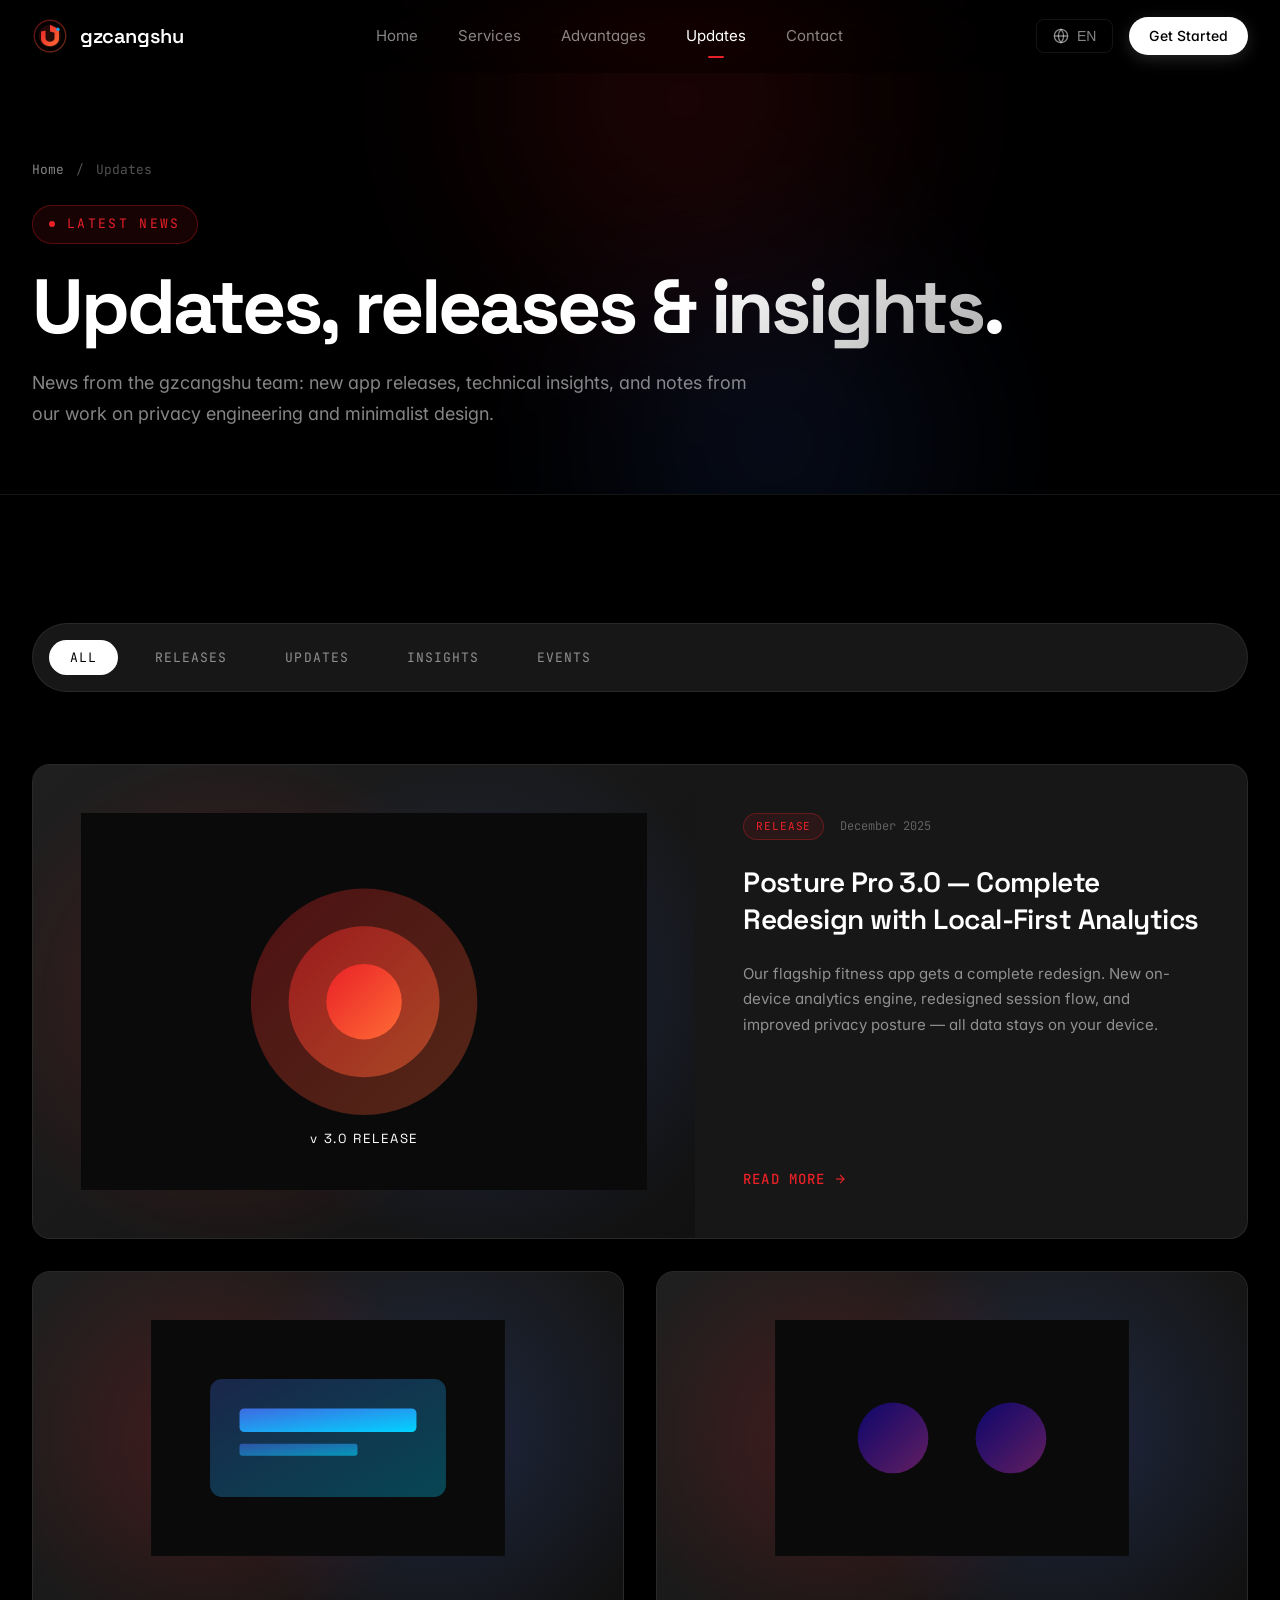
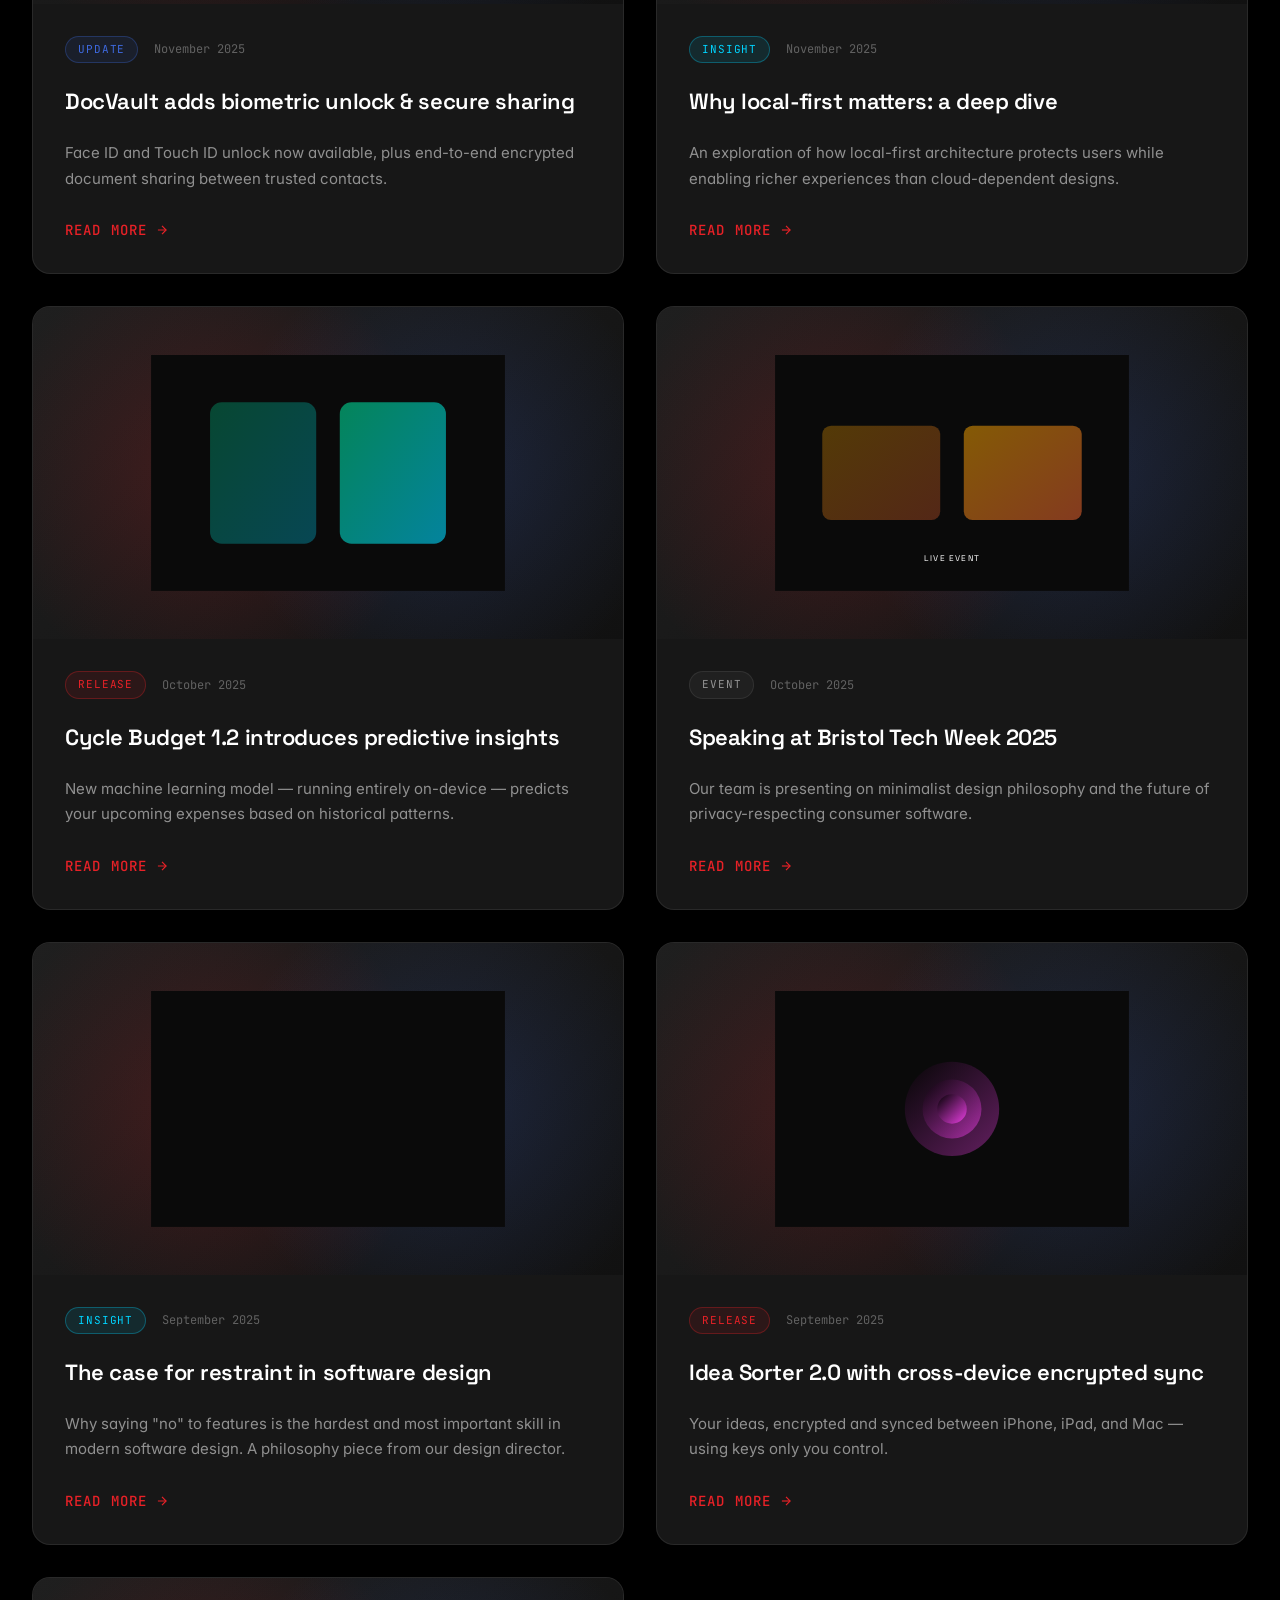
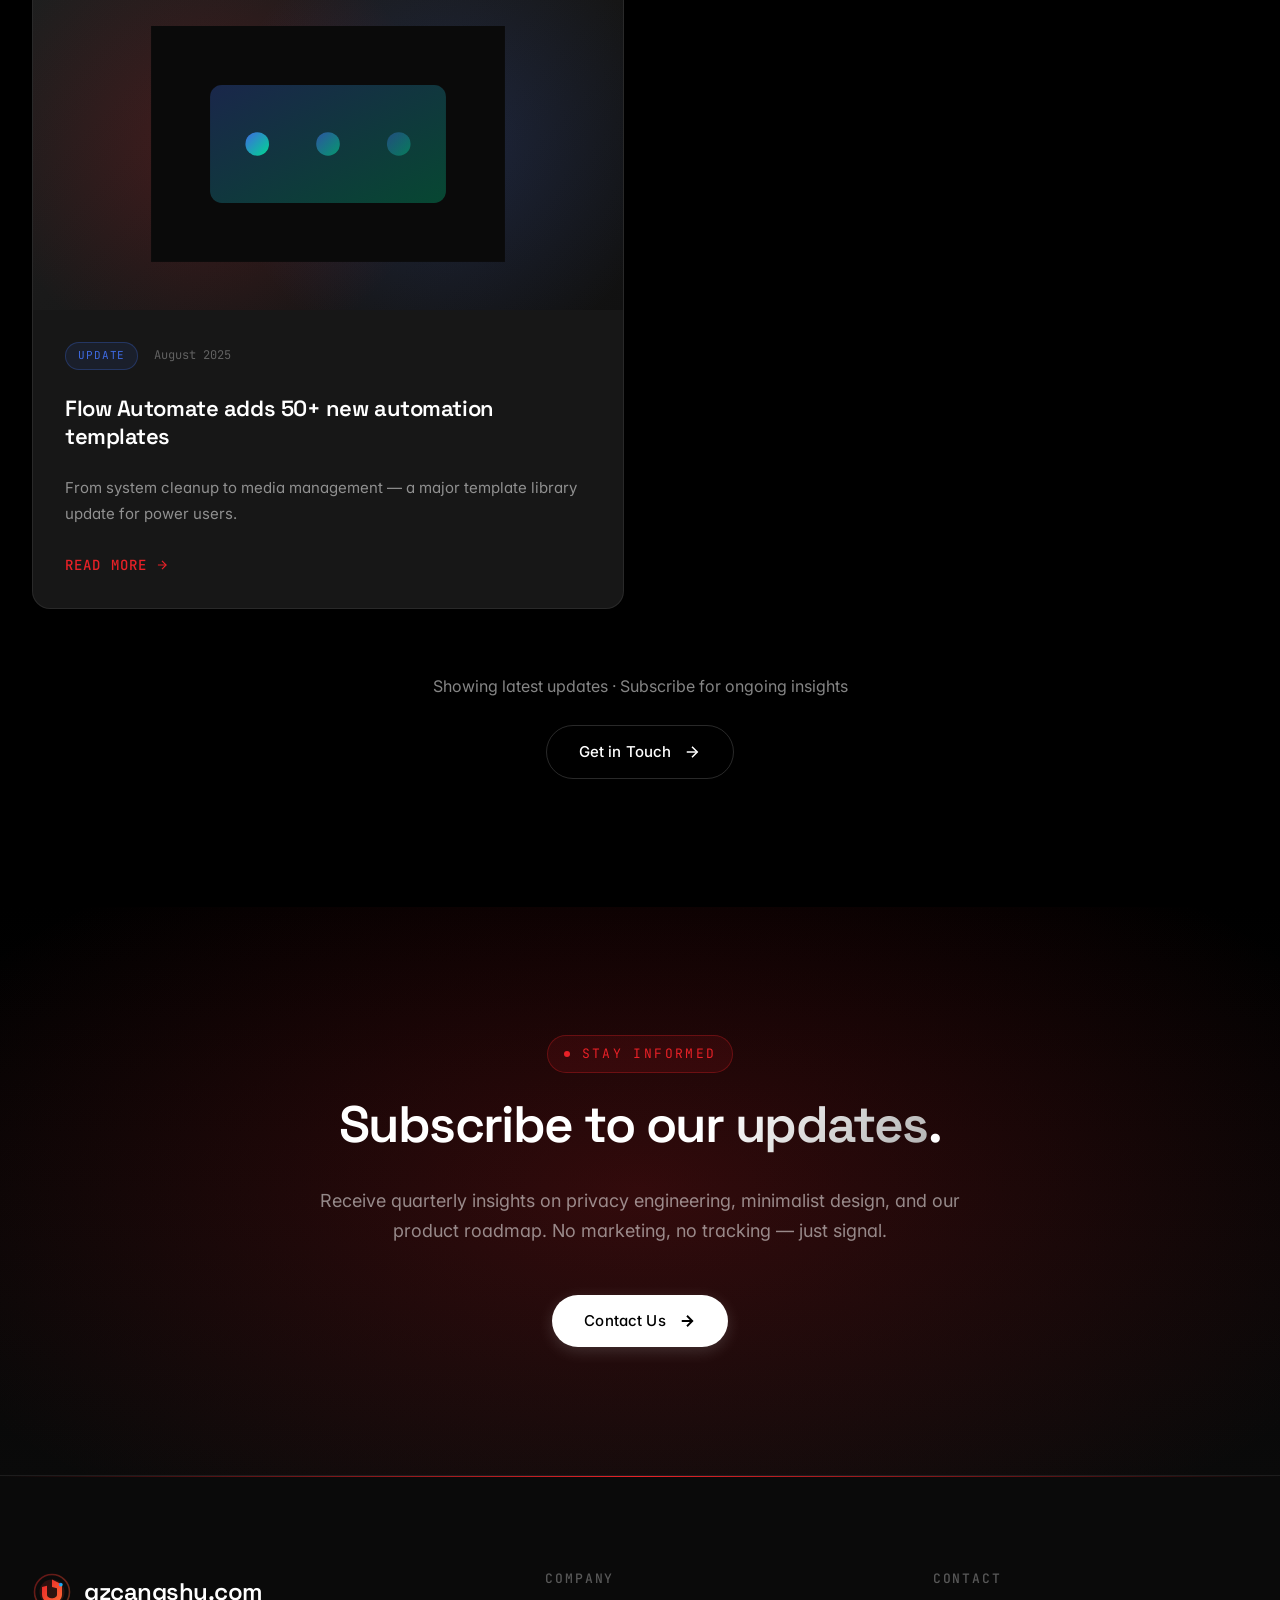
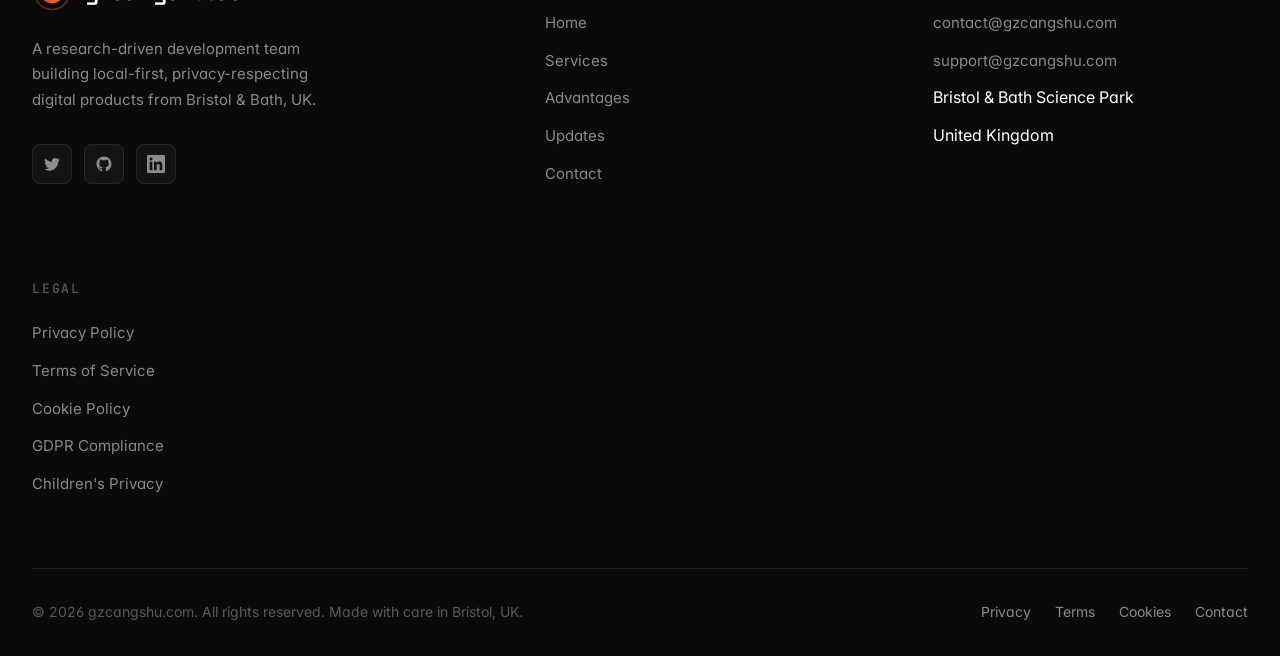
<file: news.html>
<!DOCTYPE html>
<html lang="en" data-theme="dark">
<head>
<meta charset="UTF-8">
<meta name="viewport" content="width=device-width, initial-scale=1.0">
<meta http-equiv="X-UA-Compatible" content="IE=edge">
<title>Team Updates — gzcangshu.com | Latest Releases, Insights & Industry News</title>
<meta name="description" content="Stay updated with gzcangshu.com — latest app releases, product updates, technical insights on privacy engineering, minimalist design, and programmatic technology.">
<meta name="keywords" content="gzcangshu news, app updates, privacy insights, minimalist design, programmatic technology, App Store releases, team updates">
<meta name="robots" content="index, follow, max-image-preview:large">
<link rel="canonical" href="https://gzcangshu.com/news.html">

<meta property="og:type" content="website">
<meta property="og:title" content="Team Updates — gzcangshu.com">
<meta property="og:description" content="Stay updated with gzcangshu.com — latest releases and insights on privacy engineering.">
<meta property="og:url" content="https://gzcangshu.com/news.html">
<meta property="og:image" content="https://gzcangshu.com/images/hero-bg.png">

<link rel="icon" type="image/svg+xml" href="images/favicon.svg">
<link rel="preconnect" href="https://fonts.googleapis.com">
<link rel="preconnect" href="https://fonts.gstatic.com" crossorigin>
<link href="https://fonts.googleapis.com/css2?family=Inter:wght@300;400;500;600;700&family=Space+Grotesk:wght@400;500;600;700&family=JetBrains+Mono:wght@400;500;600&display=swap" rel="stylesheet">
<link rel="stylesheet" href="css/main.css">
<link rel="stylesheet" href="css/animations.css">
<link rel="stylesheet" href="css/responsive.css">
<link rel="stylesheet" href="css/pages.css">

<script type="application/ld+json">
{
    "@context": "https://schema.org",
    "@type": "Blog",
    "name": "gzcangshu.com Updates",
    "url": "https://gzcangshu.com/news.html",
    "publisher": {
        "@type": "Organization",
        "name": "gzcangshu.com"
    }
}
</script>
</head>
<body>

<div class="scroll-progress" style="position:fixed;top:0;left:0;height:2px;background:var(--color-accent);z-index:1001;width:0;transition:width 0.1s ease;"></div>

<header class="site-header">
    <div class="container">
        <div class="nav-wrapper">
            <a href="index.html" class="nav-brand">
                <img src="images/logo.svg" alt="gzcangshu.com" class="logo-mark" width="36" height="36">
                <span>gzcangshu</span>
            </a>
            <nav class="nav-menu" aria-label="Main navigation">
                <a href="index.html" class="nav-link">Home</a>
                <a href="services.html" class="nav-link">Services</a>
                <a href="advantages.html" class="nav-link">Advantages</a>
                <a href="news.html" class="nav-link active">Updates</a>
                <a href="contact.html" class="nav-link">Contact</a>
            </nav>
            <div class="nav-cta">
                <button class="lang-switch" aria-label="Language switch">
                    <svg width="16" height="16" viewBox="0 0 24 24" fill="none" stroke="currentColor" stroke-width="2"><circle cx="12" cy="12" r="10"></circle><line x1="2" y1="12" x2="22" y2="12"></line><path d="M12 2a15.3 15.3 0 0 1 4 10 15.3 15.3 0 0 1-4 10 15.3 15.3 0 0 1-4-10 15.3 15.3 0 0 1 4-10z"></path></svg>
                    <span class="lang-current">EN</span>
                </button>
                <a href="contact.html" class="btn btn-primary" style="padding:0.5rem 1.25rem;font-size:0.875rem;">Get Started</a>
                <button class="mobile-menu-toggle" aria-label="Open menu">
                    <svg width="20" height="20" viewBox="0 0 24 24" fill="none" stroke="currentColor" stroke-width="2"><line x1="3" y1="12" x2="21" y2="12"></line><line x1="3" y1="6" x2="21" y2="6"></line><line x1="3" y1="18" x2="21" y2="18"></line></svg>
                </button>
            </div>
        </div>
    </div>
</header>

<div class="mobile-menu-overlay"></div>
<aside class="mobile-menu">
    <button class="mobile-menu-close" style="position:absolute;top:1.5rem;right:1.5rem;background:transparent;border:1px solid var(--color-border);color:white;width:44px;height:44px;border-radius:8px;cursor:pointer;display:flex;align-items:center;justify-content:center;" aria-label="Close menu">
        <svg width="20" height="20" viewBox="0 0 24 24" fill="none" stroke="currentColor" stroke-width="2"><line x1="18" y1="6" x2="6" y2="18"></line><line x1="6" y1="6" x2="18" y2="18"></line></svg>
    </button>
    <nav style="display:flex;flex-direction:column;gap:1.5rem;margin-top:3rem;">
        <a href="index.html" class="nav-link" style="font-size:1.5rem;color:white;">Home</a>
        <a href="services.html" class="nav-link" style="font-size:1.5rem;color:white;">Services</a>
        <a href="advantages.html" class="nav-link" style="font-size:1.5rem;color:white;">Advantages</a>
        <a href="news.html" class="nav-link" style="font-size:1.5rem;color:white;">Updates</a>
        <a href="contact.html" class="nav-link" style="font-size:1.5rem;color:white;">Contact</a>
    </nav>
</aside>

<main>

<section class="page-header">
    <div class="page-header-bg">
        <div class="bg-orb bg-orb-1" style="top:-200px;left:30%;"></div>
        <div class="bg-orb bg-orb-2" style="bottom:-200px;right:20%;"></div>
    </div>
    <div class="container">
        <div class="page-header-content">
            <nav class="breadcrumb" aria-label="Breadcrumb">
                <a href="index.html">Home</a>
                <span class="breadcrumb-separator">/</span>
                <span>Updates</span>
            </nav>
            <span class="section-eyebrow">Latest news</span>
            <h1 class="page-title">Updates, releases & <span class="text-gradient">insights</span>.</h1>
            <p class="page-subtitle">
                News from the gzcangshu team: new app releases, technical insights, and notes
                from our work on privacy engineering and minimalist design.
            </p>
        </div>
    </div>
</section>

<section class="section">
    <div class="container">
        <div class="news-filters reveal">
            <button class="news-filter active" data-category="all">All</button>
            <button class="news-filter" data-category="release">Releases</button>
            <button class="news-filter" data-category="update">Updates</button>
            <button class="news-filter" data-category="insight">Insights</button>
            <button class="news-filter" data-category="event">Events</button>
        </div>

        <div class="news-grid">
            <!-- Featured -->
            <article class="news-card news-featured reveal" data-category="release">
                <div class="news-card-image">
                    <svg viewBox="0 0 600 400" xmlns="http://www.w3.org/2000/svg">
                        <defs>
                            <linearGradient id="nfg1" x1="0" y1="0" x2="1" y2="1">
                                <stop offset="0" stop-color="#e82127"/>
                                <stop offset="1" stop-color="#ff6b35"/>
                            </linearGradient>
                        </defs>
                        <rect width="600" height="400" fill="#0a0a0a"/>
                        <circle cx="300" cy="200" r="120" fill="url(#nfg1)" opacity="0.3"/>
                        <circle cx="300" cy="200" r="80" fill="url(#nfg1)" opacity="0.5"/>
                        <circle cx="300" cy="200" r="40" fill="url(#nfg1)"/>
                        <text x="300" y="350" text-anchor="middle" fill="white" font-family="Space Grotesk" font-size="14" letter-spacing="2">v 3.0 RELEASE</text>
                    </svg>
                </div>
                <div class="news-card-content">
                    <div class="news-card-meta">
                        <span class="tag tag-accent">Release</span>
                        <span>December 2025</span>
                    </div>
                    <h3>Posture Pro 3.0 — Complete Redesign with Local-First Analytics</h3>
                    <p>Our flagship fitness app gets a complete redesign. New on-device analytics engine, redesigned session flow, and improved privacy posture — all data stays on your device.</p>
                    <a href="#" class="news-card-link">Read More <svg width="14" height="14" viewBox="0 0 24 24" fill="none" stroke="currentColor" stroke-width="2"><line x1="5" y1="12" x2="19" y2="12"></line><polyline points="12 5 19 12 12 19"></polyline></svg></a>
                </div>
            </article>

            <article class="news-card reveal" data-category="update">
                <div class="news-card-image">
                    <svg viewBox="0 0 600 400" xmlns="http://www.w3.org/2000/svg">
                        <defs><linearGradient id="ng2" x1="0" y1="0" x2="1" y2="1"><stop offset="0" stop-color="#3e6ae1"/><stop offset="1" stop-color="#00d4ff"/></linearGradient></defs>
                        <rect width="600" height="400" fill="#0a0a0a"/>
                        <rect x="100" y="100" width="400" height="200" rx="20" fill="url(#ng2)" opacity="0.3"/>
                        <rect x="150" y="150" width="300" height="40" rx="8" fill="url(#ng2)"/>
                        <rect x="150" y="210" width="200" height="20" rx="4" fill="url(#ng2)" opacity="0.6"/>
                    </svg>
                </div>
                <div class="news-card-content">
                    <div class="news-card-meta">
                        <span class="tag tag-blue">Update</span>
                        <span>November 2025</span>
                    </div>
                    <h3>DocVault adds biometric unlock & secure sharing</h3>
                    <p>Face ID and Touch ID unlock now available, plus end-to-end encrypted document sharing between trusted contacts.</p>
                    <a href="#" class="news-card-link">Read More <svg width="14" height="14" viewBox="0 0 24 24" fill="none" stroke="currentColor" stroke-width="2"><line x1="5" y1="12" x2="19" y2="12"></line><polyline points="12 5 19 12 12 19"></polyline></svg></a>
                </div>
            </article>

            <article class="news-card reveal" data-category="insight">
                <div class="news-card-image">
                    <svg viewBox="0 0 600 400" xmlns="http://www.w3.org/2000/svg">
                        <defs><linearGradient id="ng3" x1="0" y1="0" x2="1" y2="1"><stop offset="0" stop-color="#1101ff"/><stop offset="1" stop-color="#e83ee1"/></linearGradient></defs>
                        <rect width="600" height="400" fill="#0a0a0a"/>
                        <circle cx="200" cy="200" r="60" fill="url(#ng3)" opacity="0.4"/>
                        <circle cx="400" cy="200" r="60" fill="url(#ng3)" opacity="0.4"/>
                        <line x1="260" y1="200" x2="340" y2="200" stroke="url(#ng3)" stroke-width="3"/>
                    </svg>
                </div>
                <div class="news-card-content">
                    <div class="news-card-meta">
                        <span class="tag tag-cyan">Insight</span>
                        <span>November 2025</span>
                    </div>
                    <h3>Why local-first matters: a deep dive</h3>
                    <p>An exploration of how local-first architecture protects users while enabling richer experiences than cloud-dependent designs.</p>
                    <a href="#" class="news-card-link">Read More <svg width="14" height="14" viewBox="0 0 24 24" fill="none" stroke="currentColor" stroke-width="2"><line x1="5" y1="12" x2="19" y2="12"></line><polyline points="12 5 19 12 12 19"></polyline></svg></a>
                </div>
            </article>

            <article class="news-card reveal" data-category="release">
                <div class="news-card-image">
                    <svg viewBox="0 0 600 400" xmlns="http://www.w3.org/2000/svg">
                        <defs><linearGradient id="ng4" x1="0" y1="0" x2="1" y2="1"><stop offset="0" stop-color="#00d68f"/><stop offset="1" stop-color="#00d4ff"/></linearGradient></defs>
                        <rect width="600" height="400" fill="#0a0a0a"/>
                        <rect x="100" y="80" width="180" height="240" rx="20" fill="url(#ng4)" opacity="0.3"/>
                        <rect x="320" y="80" width="180" height="240" rx="20" fill="url(#ng4)" opacity="0.6"/>
                    </svg>
                </div>
                <div class="news-card-content">
                    <div class="news-card-meta">
                        <span class="tag tag-accent">Release</span>
                        <span>October 2025</span>
                    </div>
                    <h3>Cycle Budget 1.2 introduces predictive insights</h3>
                    <p>New machine learning model — running entirely on-device — predicts your upcoming expenses based on historical patterns.</p>
                    <a href="#" class="news-card-link">Read More <svg width="14" height="14" viewBox="0 0 24 24" fill="none" stroke="currentColor" stroke-width="2"><line x1="5" y1="12" x2="19" y2="12"></line><polyline points="12 5 19 12 12 19"></polyline></svg></a>
                </div>
            </article>

            <article class="news-card reveal" data-category="event">
                <div class="news-card-image">
                    <svg viewBox="0 0 600 400" xmlns="http://www.w3.org/2000/svg">
                        <defs><linearGradient id="ng5" x1="0" y1="0" x2="1" y2="1"><stop offset="0" stop-color="#ffaa00"/><stop offset="1" stop-color="#ff6b35"/></linearGradient></defs>
                        <rect width="600" height="400" fill="#0a0a0a"/>
                        <rect x="80" y="120" width="200" height="160" rx="15" fill="url(#ng5)" opacity="0.3"/>
                        <rect x="320" y="120" width="200" height="160" rx="15" fill="url(#ng5)" opacity="0.5"/>
                        <text x="300" y="350" text-anchor="middle" fill="white" font-family="Space Grotesk" font-size="14" letter-spacing="2">LIVE EVENT</text>
                    </svg>
                </div>
                <div class="news-card-content">
                    <div class="news-card-meta">
                        <span class="tag">Event</span>
                        <span>October 2025</span>
                    </div>
                    <h3>Speaking at Bristol Tech Week 2025</h3>
                    <p>Our team is presenting on minimalist design philosophy and the future of privacy-respecting consumer software.</p>
                    <a href="#" class="news-card-link">Read More <svg width="14" height="14" viewBox="0 0 24 24" fill="none" stroke="currentColor" stroke-width="2"><line x1="5" y1="12" x2="19" y2="12"></line><polyline points="12 5 19 12 12 19"></polyline></svg></a>
                </div>
            </article>

            <article class="news-card reveal" data-category="insight">
                <div class="news-card-image">
                    <svg viewBox="0 0 600 400" xmlns="http://www.w3.org/2000/svg">
                        <defs><linearGradient id="ng6" x1="0" y1="0" x2="1" y2="1"><stop offset="0" stop-color="#180"/><stop offset="1" stop-color="#e83ee1"/></linearGradient></defs>
                        <rect width="600" height="400" fill="#0a0a0a"/>
                        <g opacity="0.4">
                            <line x1="100" y1="100" x2="500" y2="100" stroke="url(#ng6)" stroke-width="2"/>
                            <line x1="100" y1="200" x2="500" y2="200" stroke="url(#ng6)" stroke-width="2"/>
                            <line x1="100" y1="300" x2="500" y2="300" stroke="url(#ng6)" stroke-width="2"/>
                        </g>
                    </svg>
                </div>
                <div class="news-card-content">
                    <div class="news-card-meta">
                        <span class="tag tag-cyan">Insight</span>
                        <span>September 2025</span>
                    </div>
                    <h3>The case for restraint in software design</h3>
                    <p>Why saying "no" to features is the hardest and most important skill in modern software design. A philosophy piece from our design director.</p>
                    <a href="#" class="news-card-link">Read More <svg width="14" height="14" viewBox="0 0 24 24" fill="none" stroke="currentColor" stroke-width="2"><line x1="5" y1="12" x2="19" y2="12"></line><polyline points="12 5 19 12 12 19"></polyline></svg></a>
                </div>
            </article>

            <article class="news-card reveal" data-category="release">
                <div class="news-card-image">
                    <svg viewBox="0 0 600 400" xmlns="http://www.w3.org/2000/svg">
                        <defs><linearGradient id="ng7" x1="0" y1="0" x2="1" y2="1"><stop offset="0" stop-color="#62"/><stop offset="1" stop-color="#e83ee1"/></linearGradient></defs>
                        <rect width="600" height="400" fill="#0a0a0a"/>
                        <circle cx="300" cy="200" r="80" fill="url(#ng7)" opacity="0.4"/>
                        <circle cx="300" cy="200" r="50" fill="url(#ng7)" opacity="0.6"/>
                        <circle cx="300" cy="200" r="25" fill="url(#ng7)"/>
                    </svg>
                </div>
                <div class="news-card-content">
                    <div class="news-card-meta">
                        <span class="tag tag-accent">Release</span>
                        <span>September 2025</span>
                    </div>
                    <h3>Idea Sorter 2.0 with cross-device encrypted sync</h3>
                    <p>Your ideas, encrypted and synced between iPhone, iPad, and Mac — using keys only you control.</p>
                    <a href="#" class="news-card-link">Read More <svg width="14" height="14" viewBox="0 0 24 24" fill="none" stroke="currentColor" stroke-width="2"><line x1="5" y1="12" x2="19" y2="12"></line><polyline points="12 5 19 12 12 19"></polyline></svg></a>
                </div>
            </article>

            <article class="news-card reveal" data-category="update">
                <div class="news-card-image">
                    <svg viewBox="0 0 600 400" xmlns="http://www.w3.org/2000/svg">
                        <defs><linearGradient id="ng8" x1="0" y1="0" x2="1" y2="1"><stop offset="0" stop-color="#3e6ae1"/><stop offset="1" stop-color="#00d68f"/></linearGradient></defs>
                        <rect width="600" height="400" fill="#0a0a0a"/>
                        <rect x="100" y="100" width="400" height="200" rx="20" fill="url(#ng8)" opacity="0.3"/>
                        <circle cx="180" cy="200" r="20" fill="url(#ng8)"/>
                        <circle cx="300" cy="200" r="20" fill="url(#ng8)" opacity="0.6"/>
                        <circle cx="420" cy="200" r="20" fill="url(#ng8)" opacity="0.4"/>
                    </svg>
                </div>
                <div class="news-card-content">
                    <div class="news-card-meta">
                        <span class="tag tag-blue">Update</span>
                        <span>August 2025</span>
                    </div>
                    <h3>Flow Automate adds 50+ new automation templates</h3>
                    <p>From system cleanup to media management — a major template library update for power users.</p>
                    <a href="#" class="news-card-link">Read More <svg width="14" height="14" viewBox="0 0 24 24" fill="none" stroke="currentColor" stroke-width="2"><line x1="5" y1="12" x2="19" y2="12"></line><polyline points="12 5 19 12 12 19"></polyline></svg></a>
                </div>
            </article>
        </div>

        <div class="text-center reveal" style="margin-top:4rem;">
            <p style="color:var(--color-text-tertiary);margin-bottom:1.5rem;">Showing latest updates · Subscribe for ongoing insights</p>
            <a href="contact.html" class="btn btn-outline">Get in Touch <svg class="btn-arrow" width="18" height="18" viewBox="0 0 24 24" fill="none" stroke="currentColor" stroke-width="2"><line x1="5" y1="12" x2="19" y2="12"></line><polyline points="12 5 19 12 12 19"></polyline></svg></a>
        </div>
    </div>
</section>

<section class="cta-section">
    <div class="container">
        <div class="cta-wrapper reveal">
            <span class="section-eyebrow">Stay informed</span>
            <h2 class="cta-title">Subscribe to our <span class="text-gradient">updates</span>.</h2>
            <p class="cta-subtitle">Receive quarterly insights on privacy engineering, minimalist design, and our product roadmap. No marketing, no tracking — just signal.</p>
            <div class="cta-actions">
                <a href="contact.html" class="btn btn-primary">Contact Us <svg class="btn-arrow" width="18" height="18" viewBox="0 0 24 24" fill="none" stroke="currentColor" stroke-width="2.5"><line x1="5" y1="12" x2="19" y2="12"></line><polyline points="12 5 19 12 12 19"></polyline></svg></a>
            </div>
        </div>
    </div>
</section>

</main>

<!-- Footer -->
<footer class="site-footer">
    <div class="container">
        <div class="footer-grid">
            <div class="footer-brand">
                <div style="display:flex;align-items:center;gap:0.75rem;margin-bottom:0.5rem;">
                    <img src="images/logo.svg" alt="gzcangshu.com" width="40" height="40">
                    <span class="brand-name">gzcangshu.com</span>
                </div>
                <p>A research-driven development team building local-first, privacy-respecting digital products from Bristol & Bath, UK.</p>
                <div class="footer-social">
                    <a href="https://twitter.com/gzcangshu" aria-label="Twitter"><svg viewBox="0 0 24 24" fill="currentColor"><path d="M22.46 6c-.77.35-1.6.58-2.46.69.88-.53 1.56-1.37 1.88-2.38-.83.5-1.75.85-2.72 1.05C18.37 4.5 17.26 4 16 4c-2.35 0-4.27 1.92-4.27 4.29 0 .34.04.67.11.98C8.28 9.09 5.11 7.38 3 4.79c-.37.63-.58 1.37-.58 2.15 0 1.49.75 2.81 1.91 3.56-.71 0-1.37-.2-1.95-.5v.03c0 2.08 1.48 3.82 3.44 4.21a4.22 4.22 0 0 1-1.93.07 4.28 4.28 0 0 0 4 2.98 8.521 8.521 0 0 1-5.33 1.84c-.34 0-.68-.02-1.02-.06C3.44 20.29 5.7 21 8.12 21 16 21 20.33 14.46 20.33 8.79c0-.19 0-.37-.01-.56.84-.6 1.56-1.36 2.14-2.23z"/></svg></a>
                    <a href="https://github.com/gzcangshu" aria-label="GitHub"><svg viewBox="0 0 24 24" fill="currentColor"><path d="M12 2C6.477 2 2 6.484 2 12.017c0 4.425 2.865 8.18 6.839 9.504.5.092.682-.217.682-.483 0-.237-.008-.868-.013-1.703-2.782.605-3.369-1.343-3.369-1.343-.454-1.158-1.11-1.466-1.11-1.466-.908-.62.069-.608.069-.608 1.003.07 1.531 1.032 1.531 1.032.892 1.53 2.341 1.088 2.91.832.092-.647.35-1.088.636-1.338-2.22-.253-4.555-1.113-4.555-4.951 0-1.093.39-1.988 1.029-2.688-.103-.253-.446-1.272.098-2.65 0 0 .84-.27 2.75 1.026A9.564 9.564 0 0 1 12 6.844c.85.004 1.705.115 2.504.337 1.909-1.296 2.747-1.027 2.747-1.027.546 1.379.202 2.398.1 2.651.64.7 1.028 1.595 1.028 2.688 0 3.848-2.339 4.695-4.566 4.943.359.309.678.92.678 1.855 0 1.338-.012 2.419-.012 2.747 0 .268.18.58.688.482A10.019 10.019 0 0 0 22 12.017C22 6.484 17.522 2 12 2z"/></svg></a>
                    <a href="https://linkedin.com/company/gzcangshu" aria-label="LinkedIn"><svg viewBox="0 0 24 24" fill="currentColor"><path d="M20.447 20.452h-3.554v-5.569c0-1.328-.027-3.037-1.852-3.037-1.853 0-2.136 1.445-2.136 2.939v5.667H9.351V9h3.414v1.561h.046c.477-.9 1.637-1.85 3.37-1.85 3.601 0 4.267 2.37 4.267 5.455v6.286zM5.337 7.433c-1.144 0-2.063-.926-2.063-2.065 0-1.138.92-2.063 2.063-2.063 1.14 0 2.064.925 2.064 2.063 0 1.139-.925 2.065-2.064 2.065zm1.782 13.019H3.555V9h3.564v11.452zM22.225 0H1.771C.792 0 0 .774 0 1.729v20.542C0 23.227.792 24 1.771 24h20.451C23.2 24 24 23.227 24 22.271V1.729C24 .774 23.2 0 22.222 0h.003z"/></svg></a>
                </div>
            </div>
            <div class="footer-col"><h4>Company</h4><ul><li><a href="index.html">Home</a></li><li><a href="services.html">Services</a></li><li><a href="advantages.html">Advantages</a></li><li><a href="news.html">Updates</a></li><li><a href="contact.html">Contact</a></li></ul></div>
            <div class="footer-col"><h4>Contact</h4><ul><li><a href="mailto:contact@gzcangshu.com">contact@gzcangshu.com</a></li><li><a href="mailto:support@gzcangshu.com">support@gzcangshu.com</a></li><li>Bristol & Bath Science Park</li><li>United Kingdom</li></ul></div>
            <div class="footer-col"><h4>Legal</h4><ul><li><a href="privacy.html">Privacy Policy</a></li><li><a href="terms.html">Terms of Service</a></li><li><a href="privacy.html#cookies">Cookie Policy</a></li><li><a href="privacy.html#gdpr">GDPR Compliance</a></li><li><a href="privacy.html#children">Children's Privacy</a></li></ul></div>
        </div>
        <div class="footer-bottom">
            <div class="footer-copyright">© <span data-year>2026</span> gzcangshu.com. All rights reserved. Made with care in Bristol, UK.</div>
            <div class="footer-legal"><a href="privacy.html">Privacy</a><a href="terms.html">Terms</a><a href="privacy.html#cookies">Cookies</a><a href="contact.html">Contact</a></div>
        </div>
    </div>
</footer>

<button class="scroll-to-top" aria-label="Scroll to top" style="position:fixed;bottom:2rem;right:2rem;width:48px;height:48px;border-radius:50%;background:var(--color-accent);color:white;border:none;cursor:pointer;display:flex;align-items:center;justify-content:center;opacity:0;pointer-events:none;transition:all 0.3s ease;z-index:100;box-shadow:0 8px 24px var(--color-accent-glow);">
    <svg width="20" height="20" viewBox="0 0 24 24" fill="none" stroke="currentColor" stroke-width="2.5"><line x1="12" y1="19" x2="12" y2="5"></line><polyline points="5 12 12 5 19 12"></polyline></svg>
</button>

<script src="js/main.js"></script>
<script src="js/animations.js"></script>
<script src="js/interactions.js"></script>
</body>
</html>
</file>
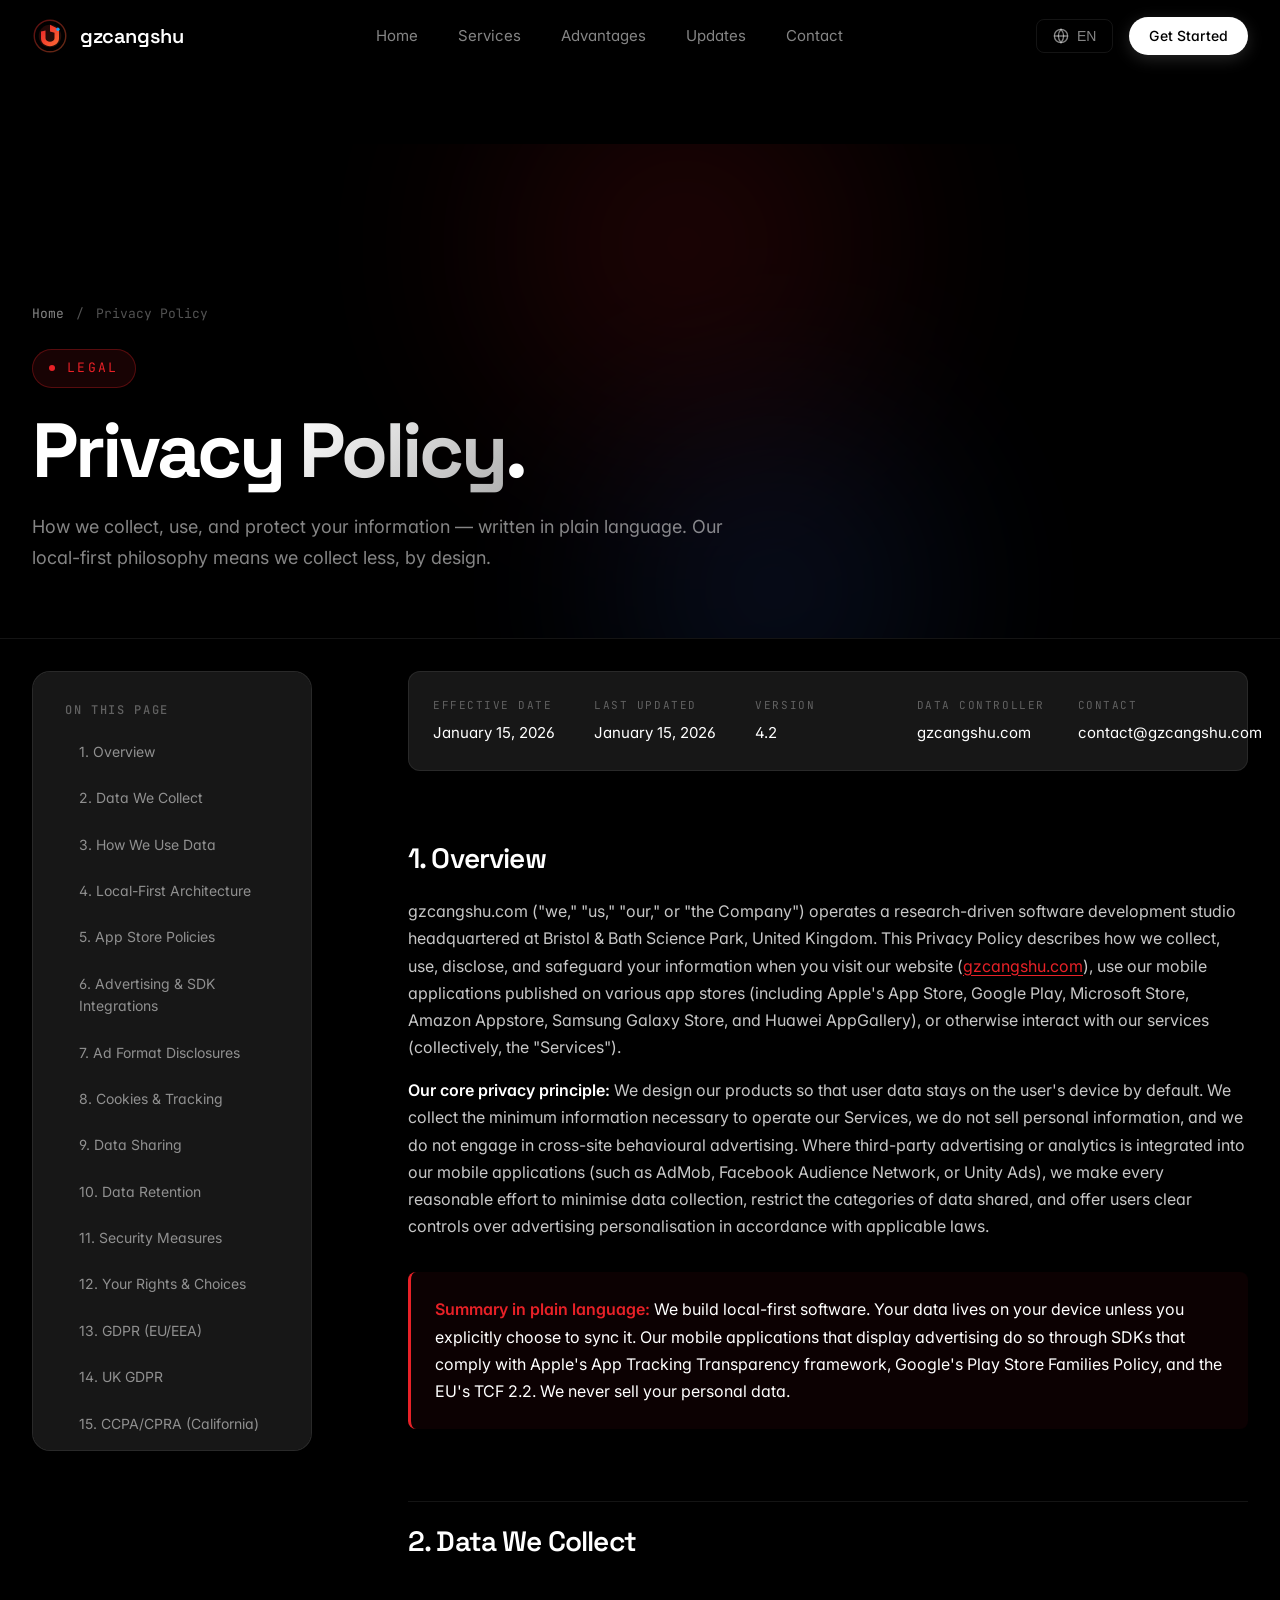
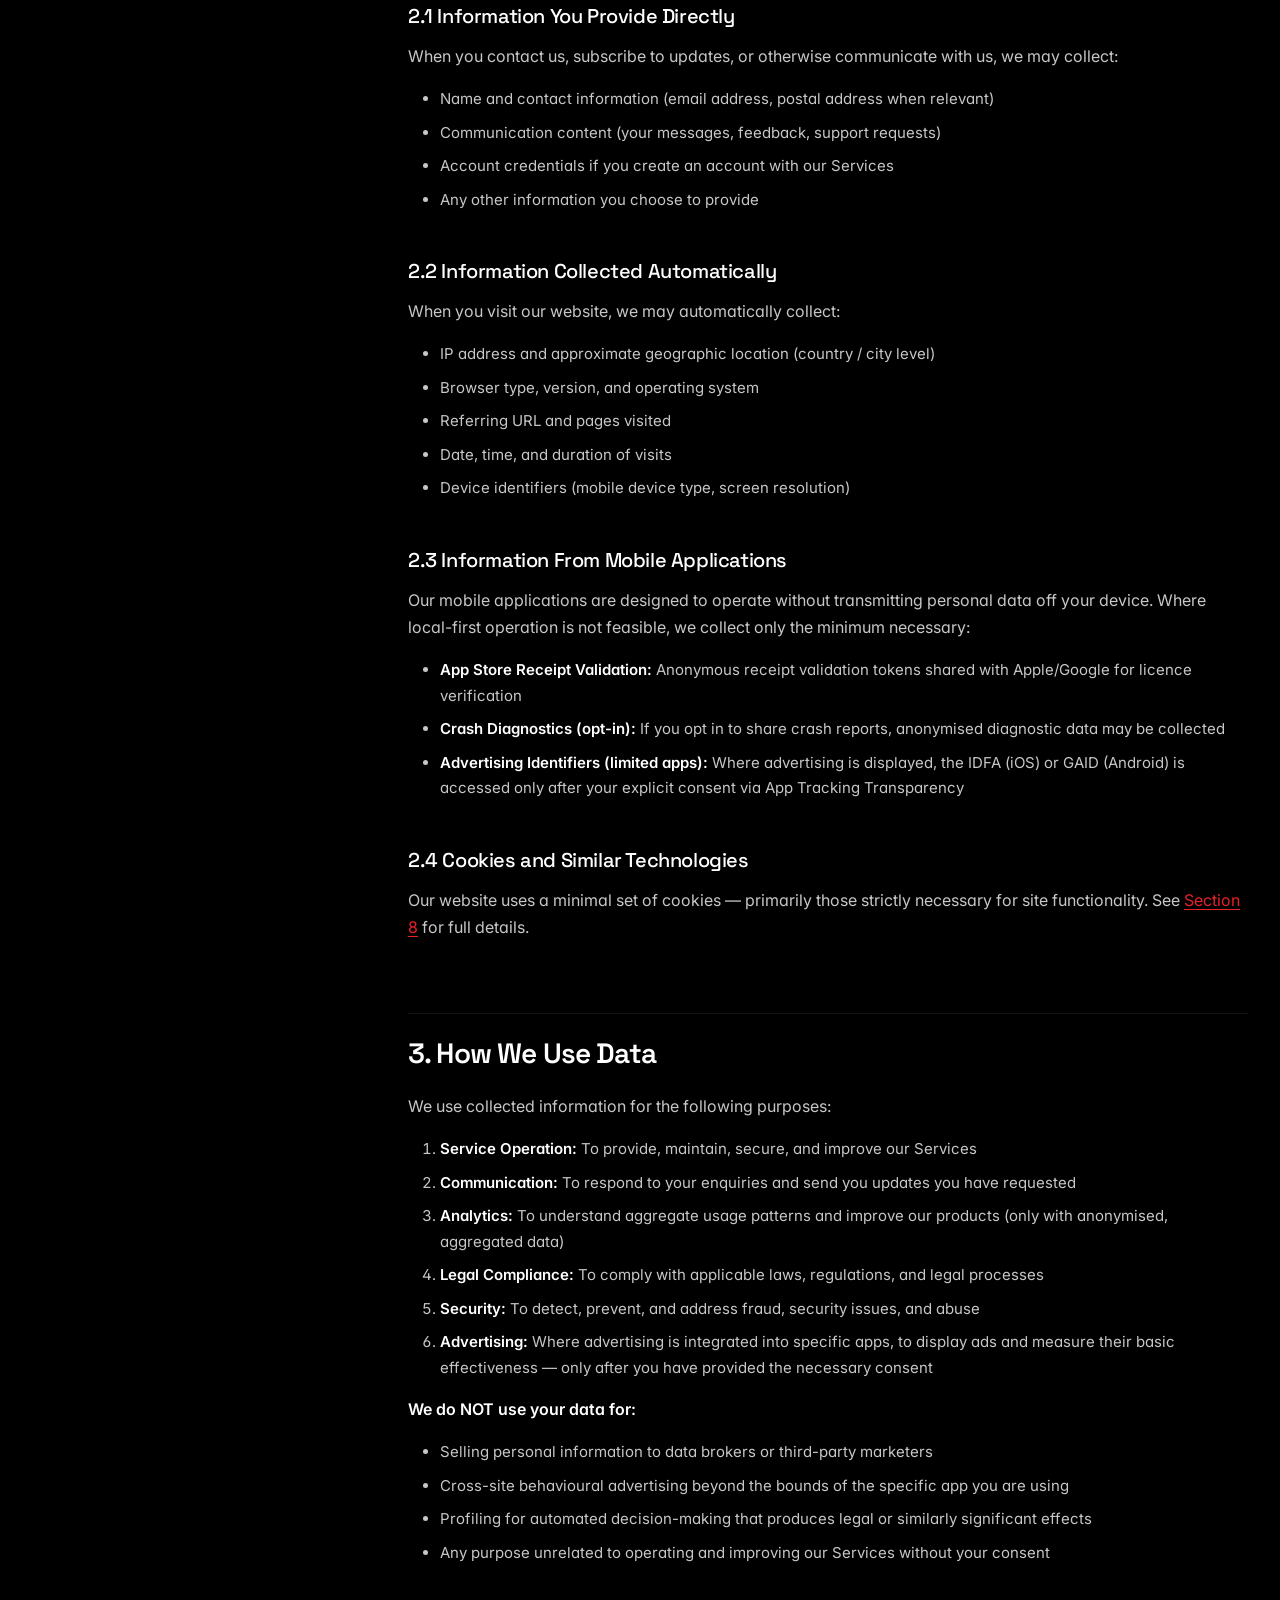
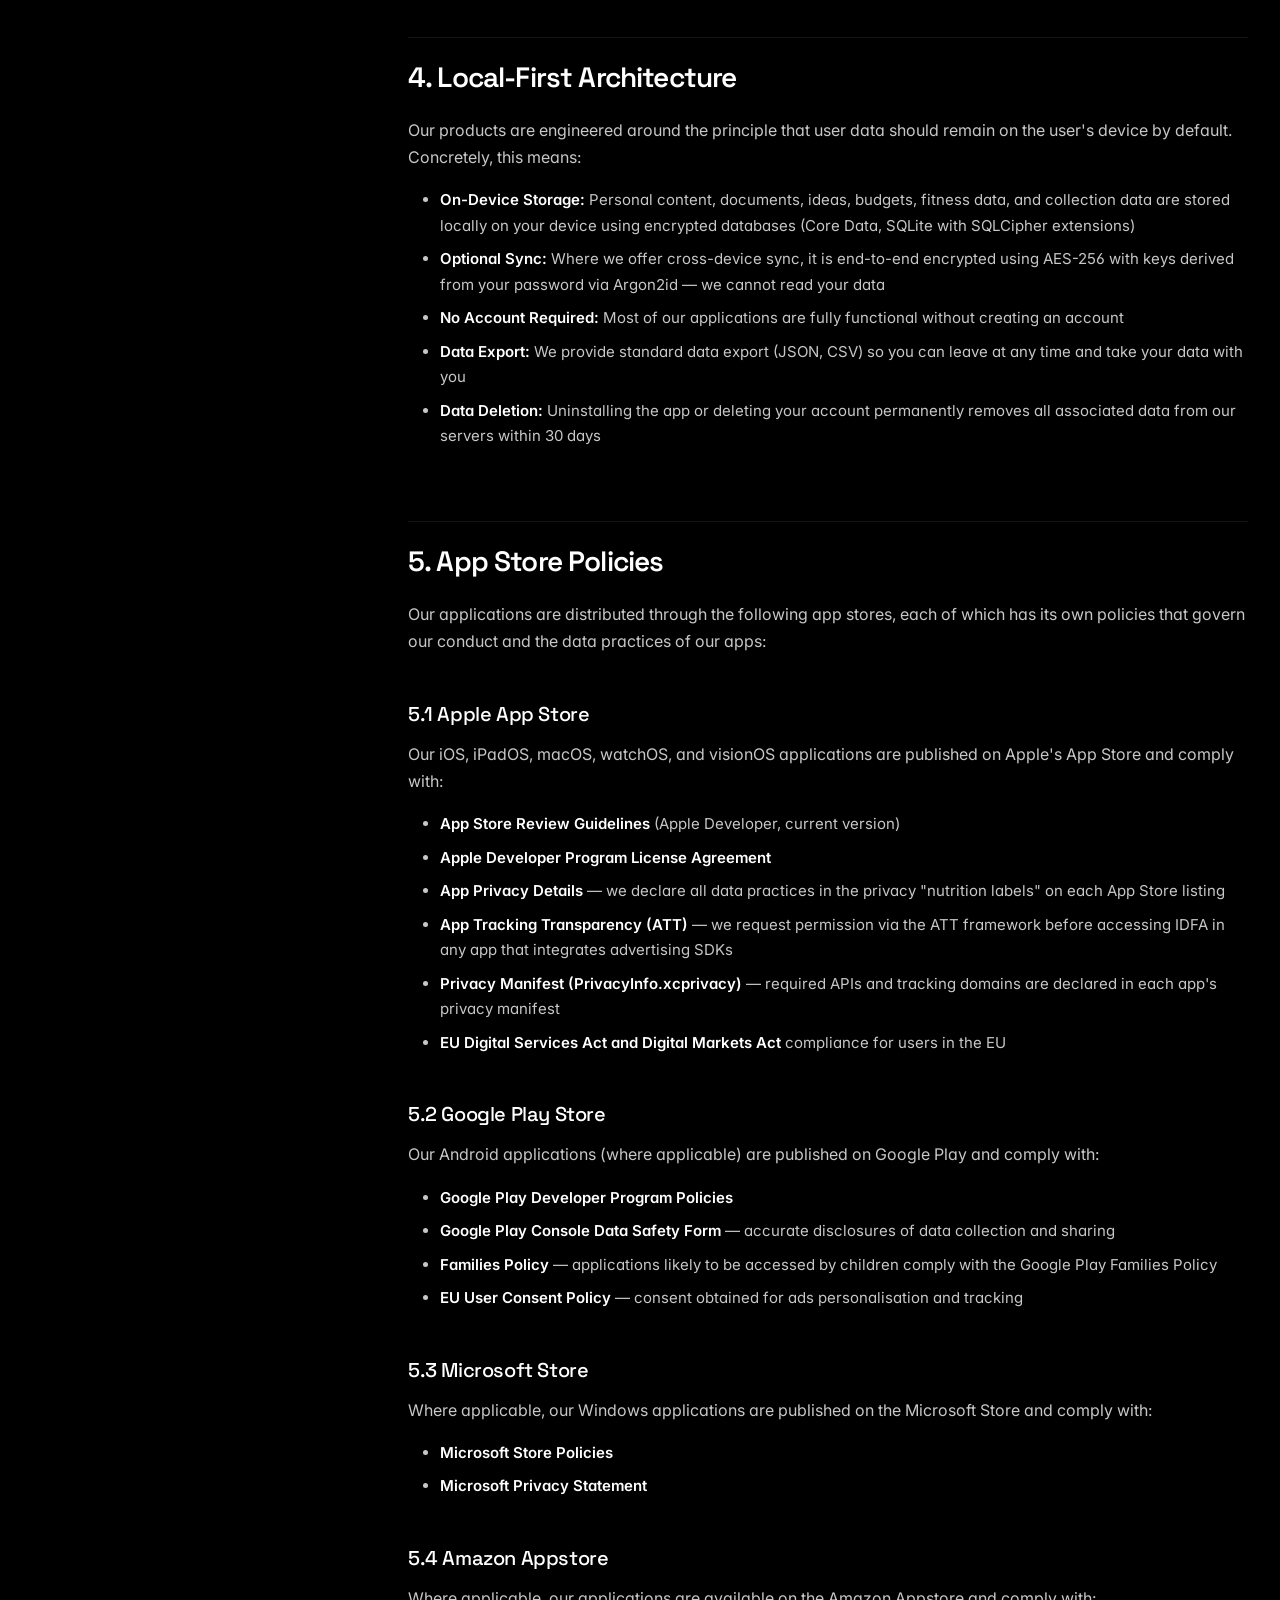
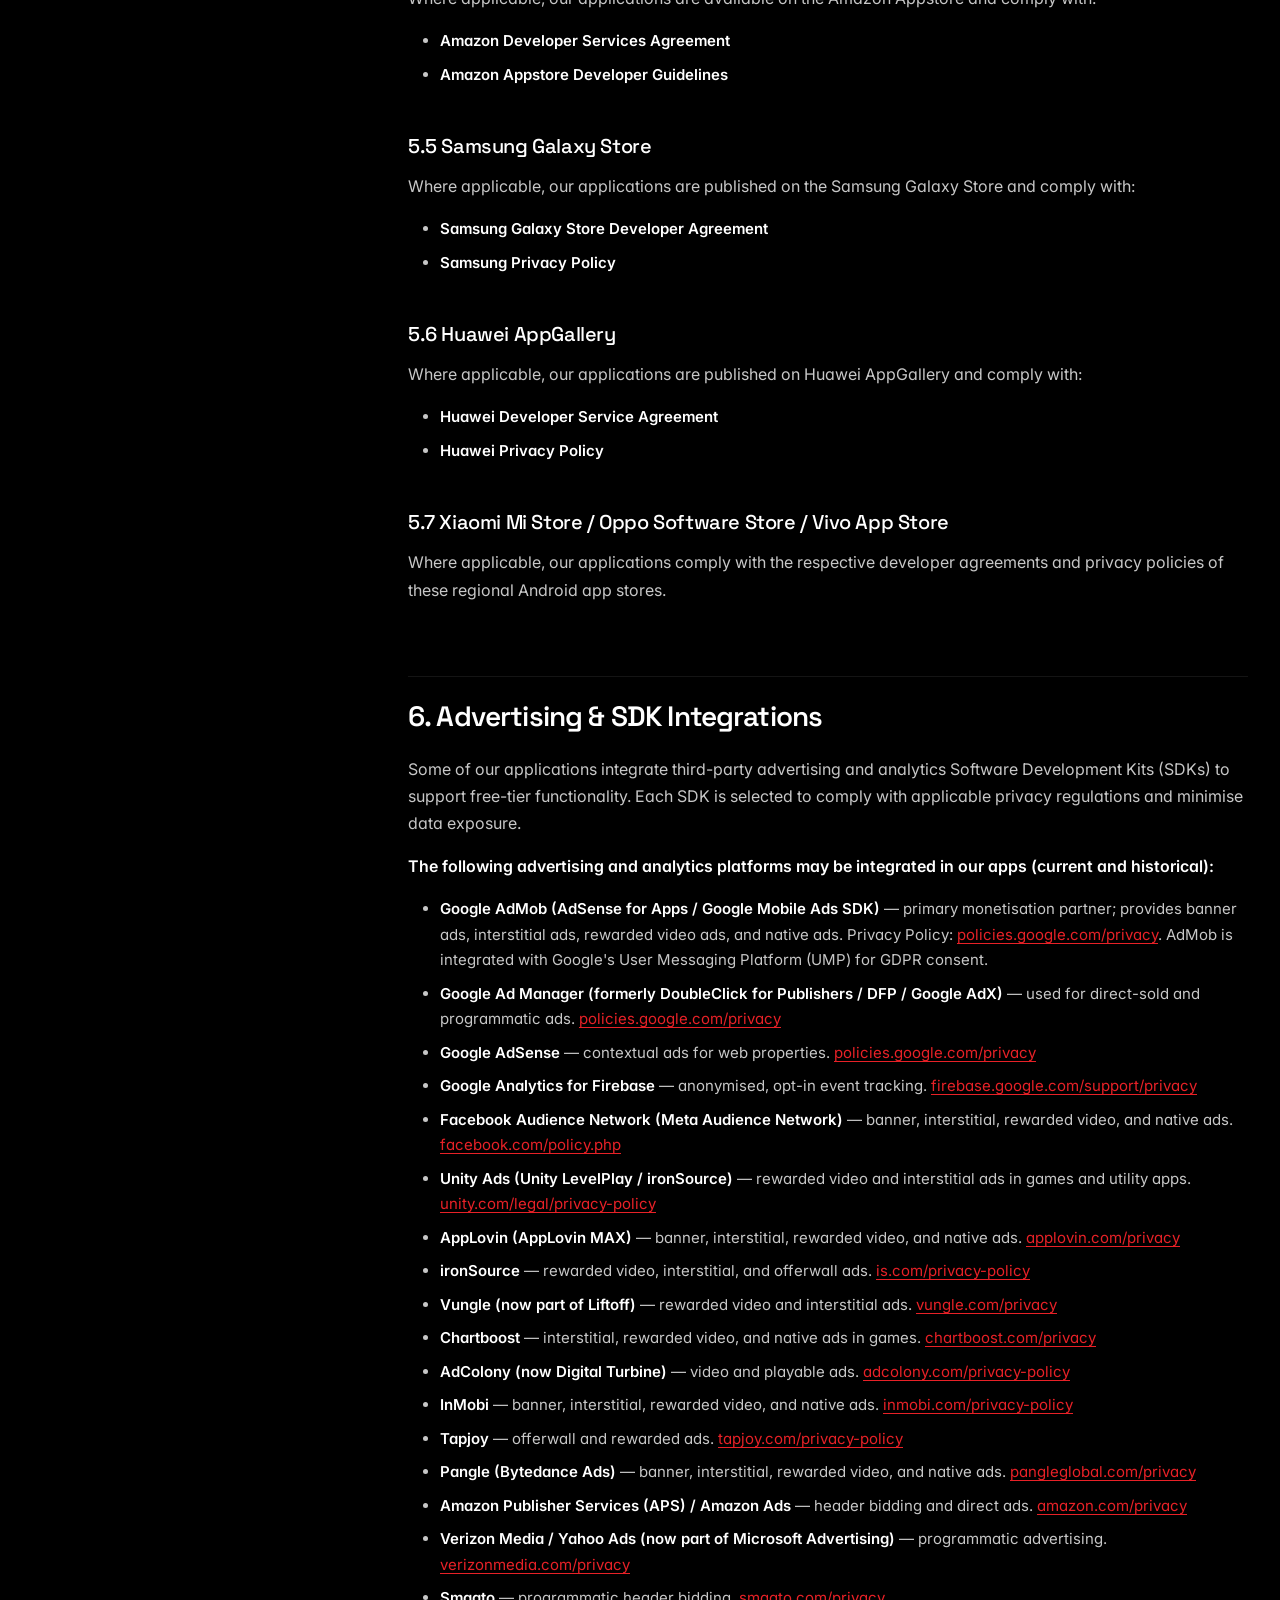
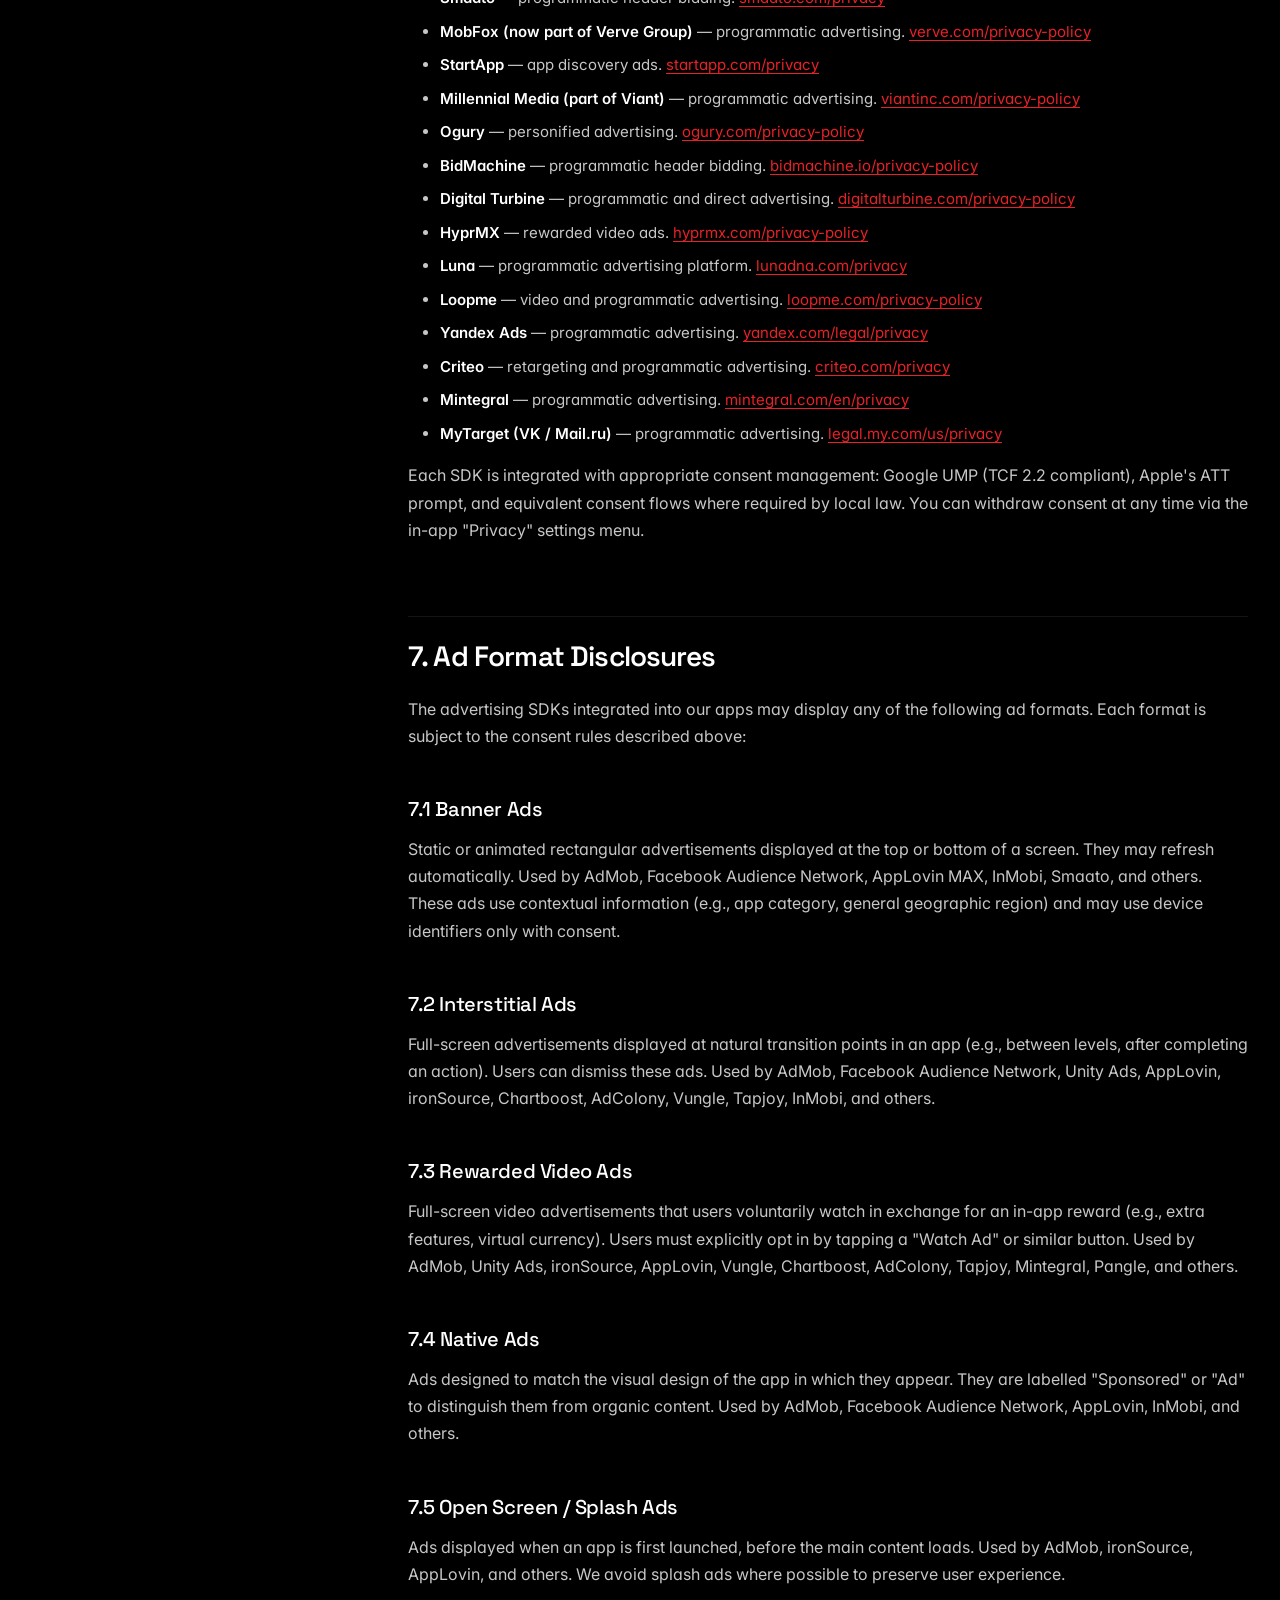
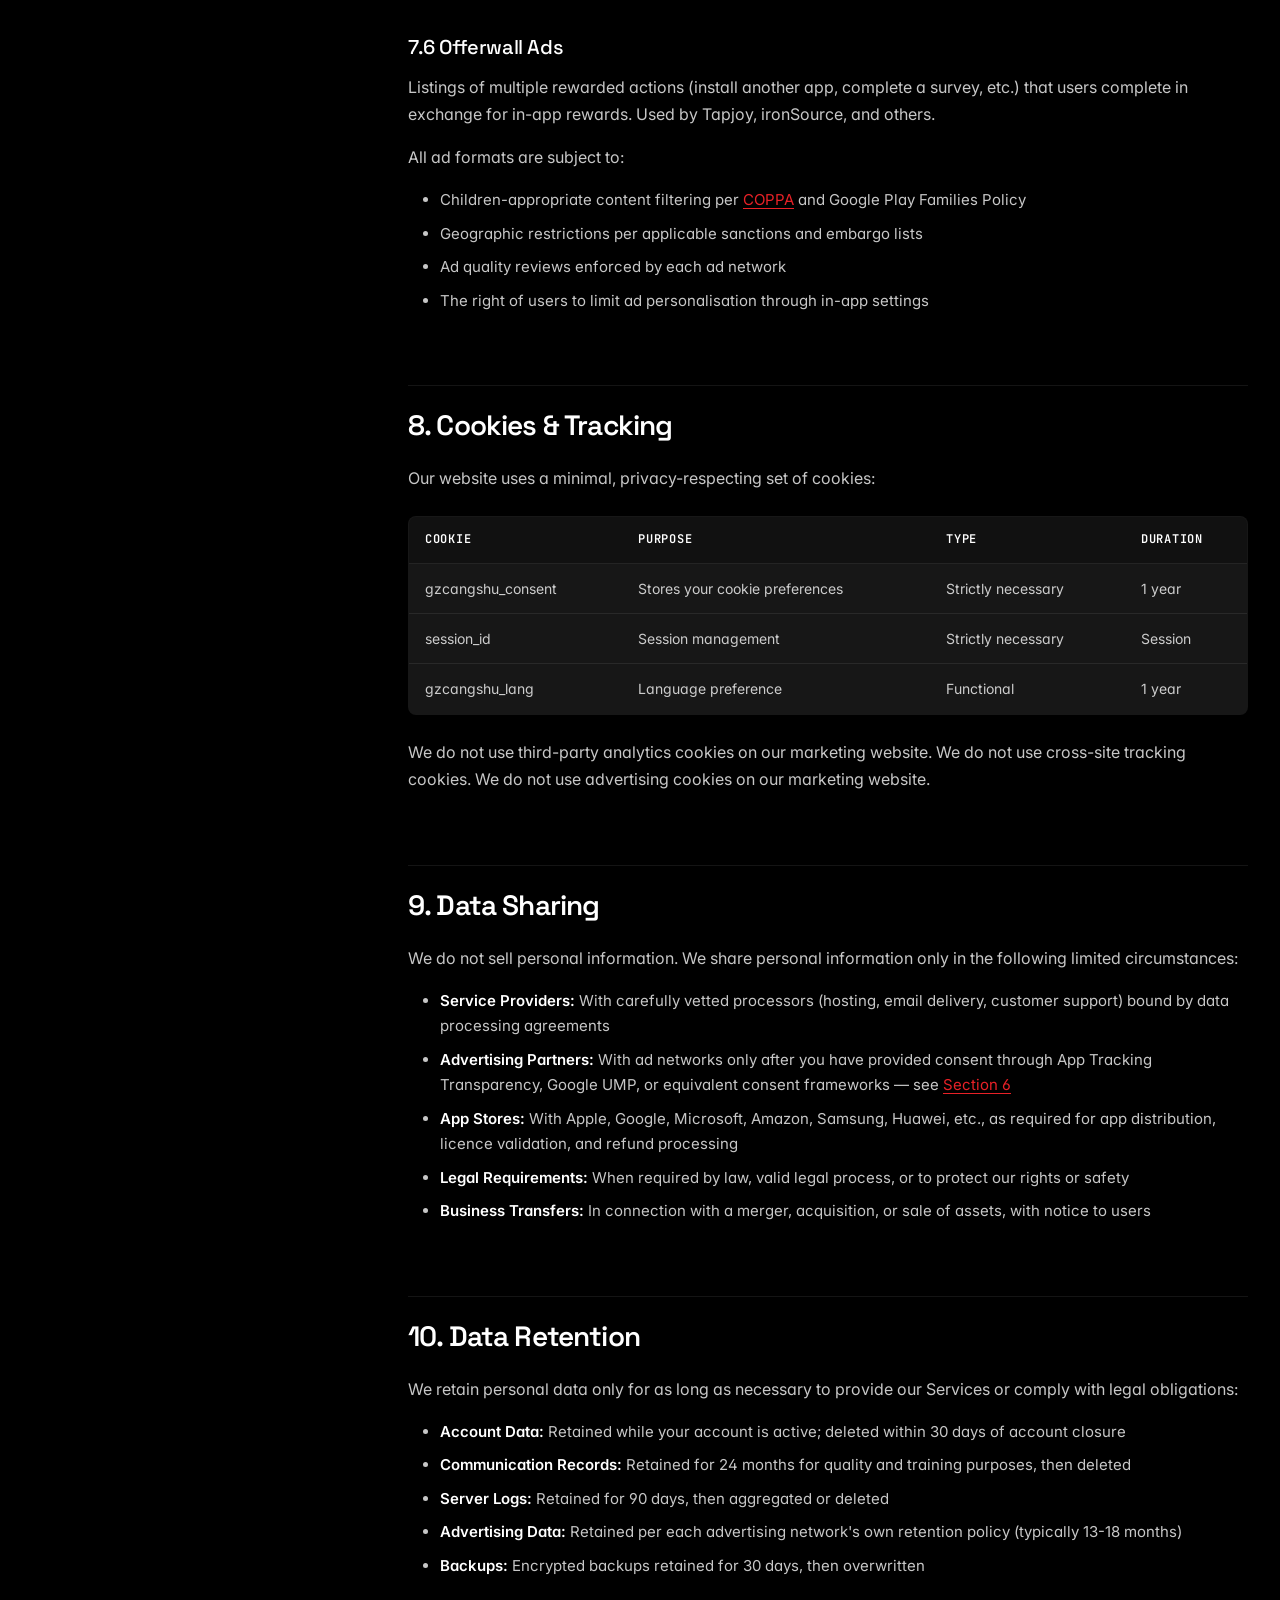
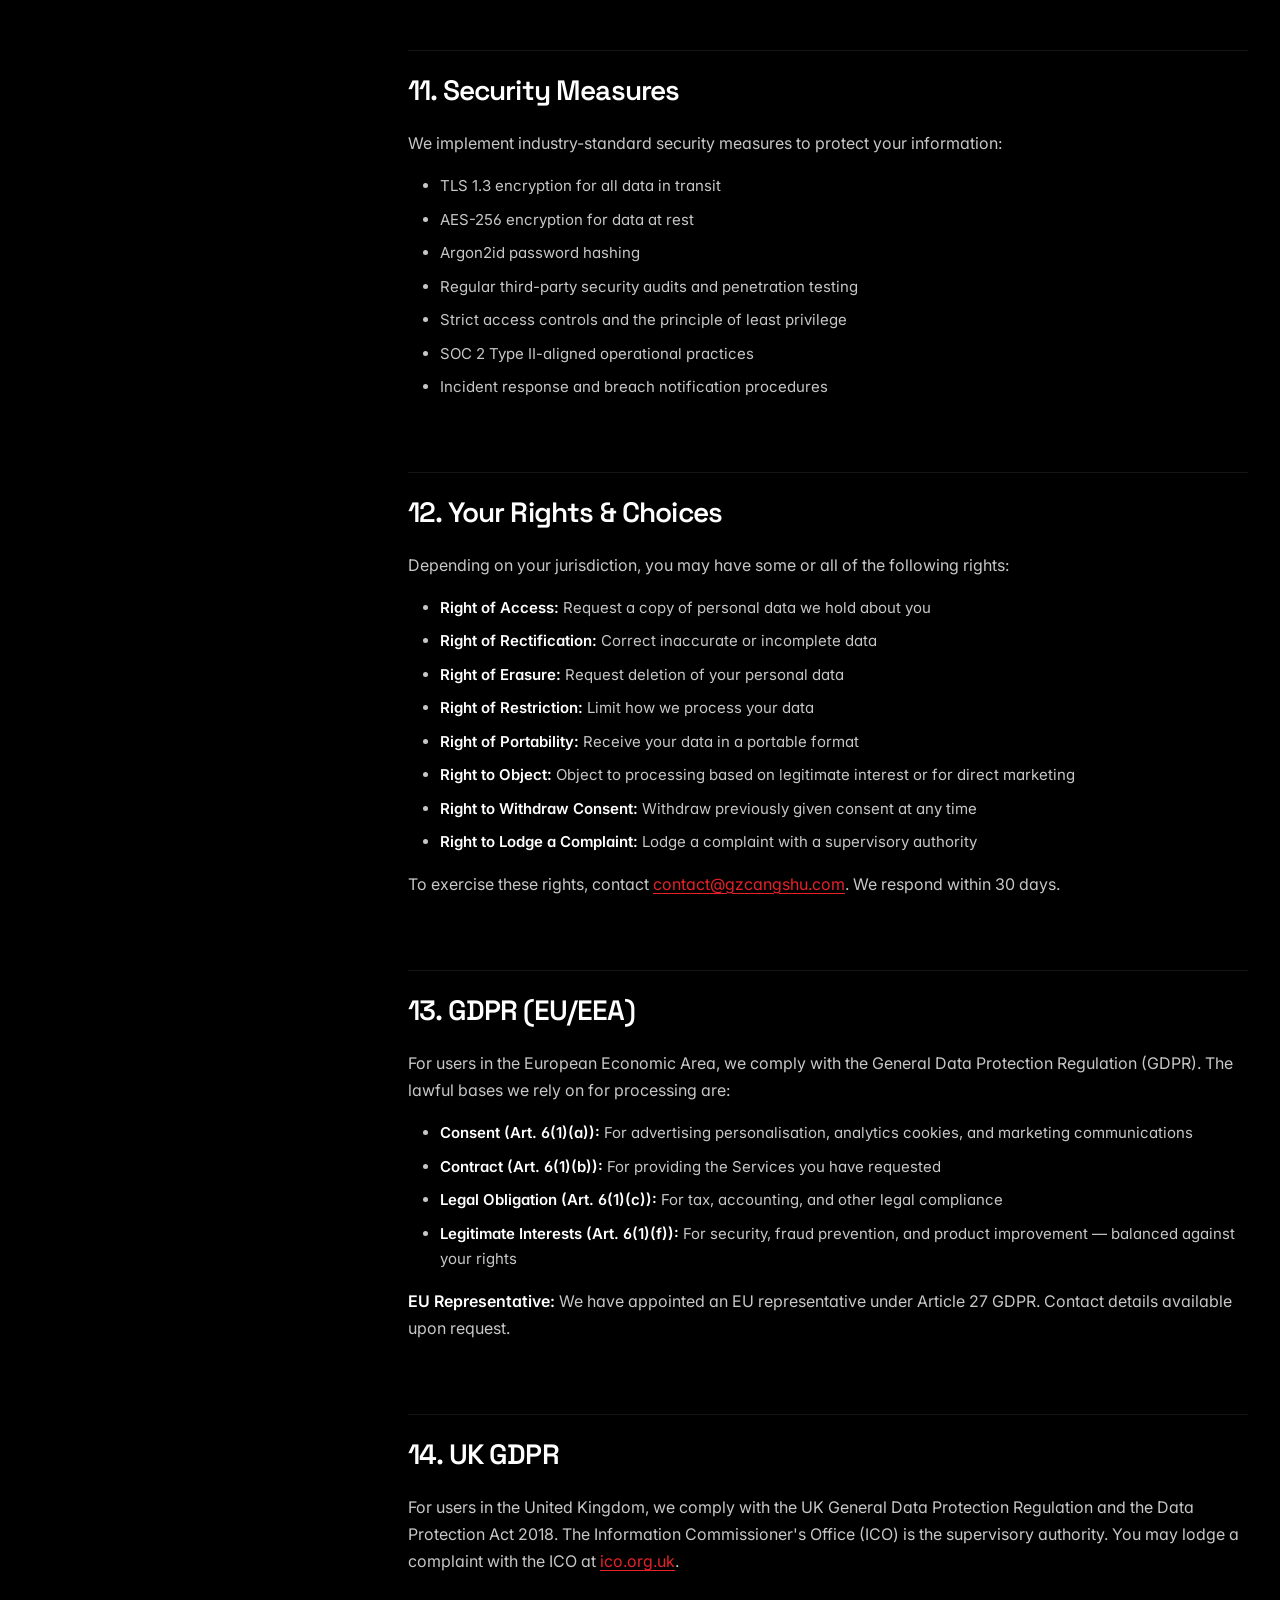
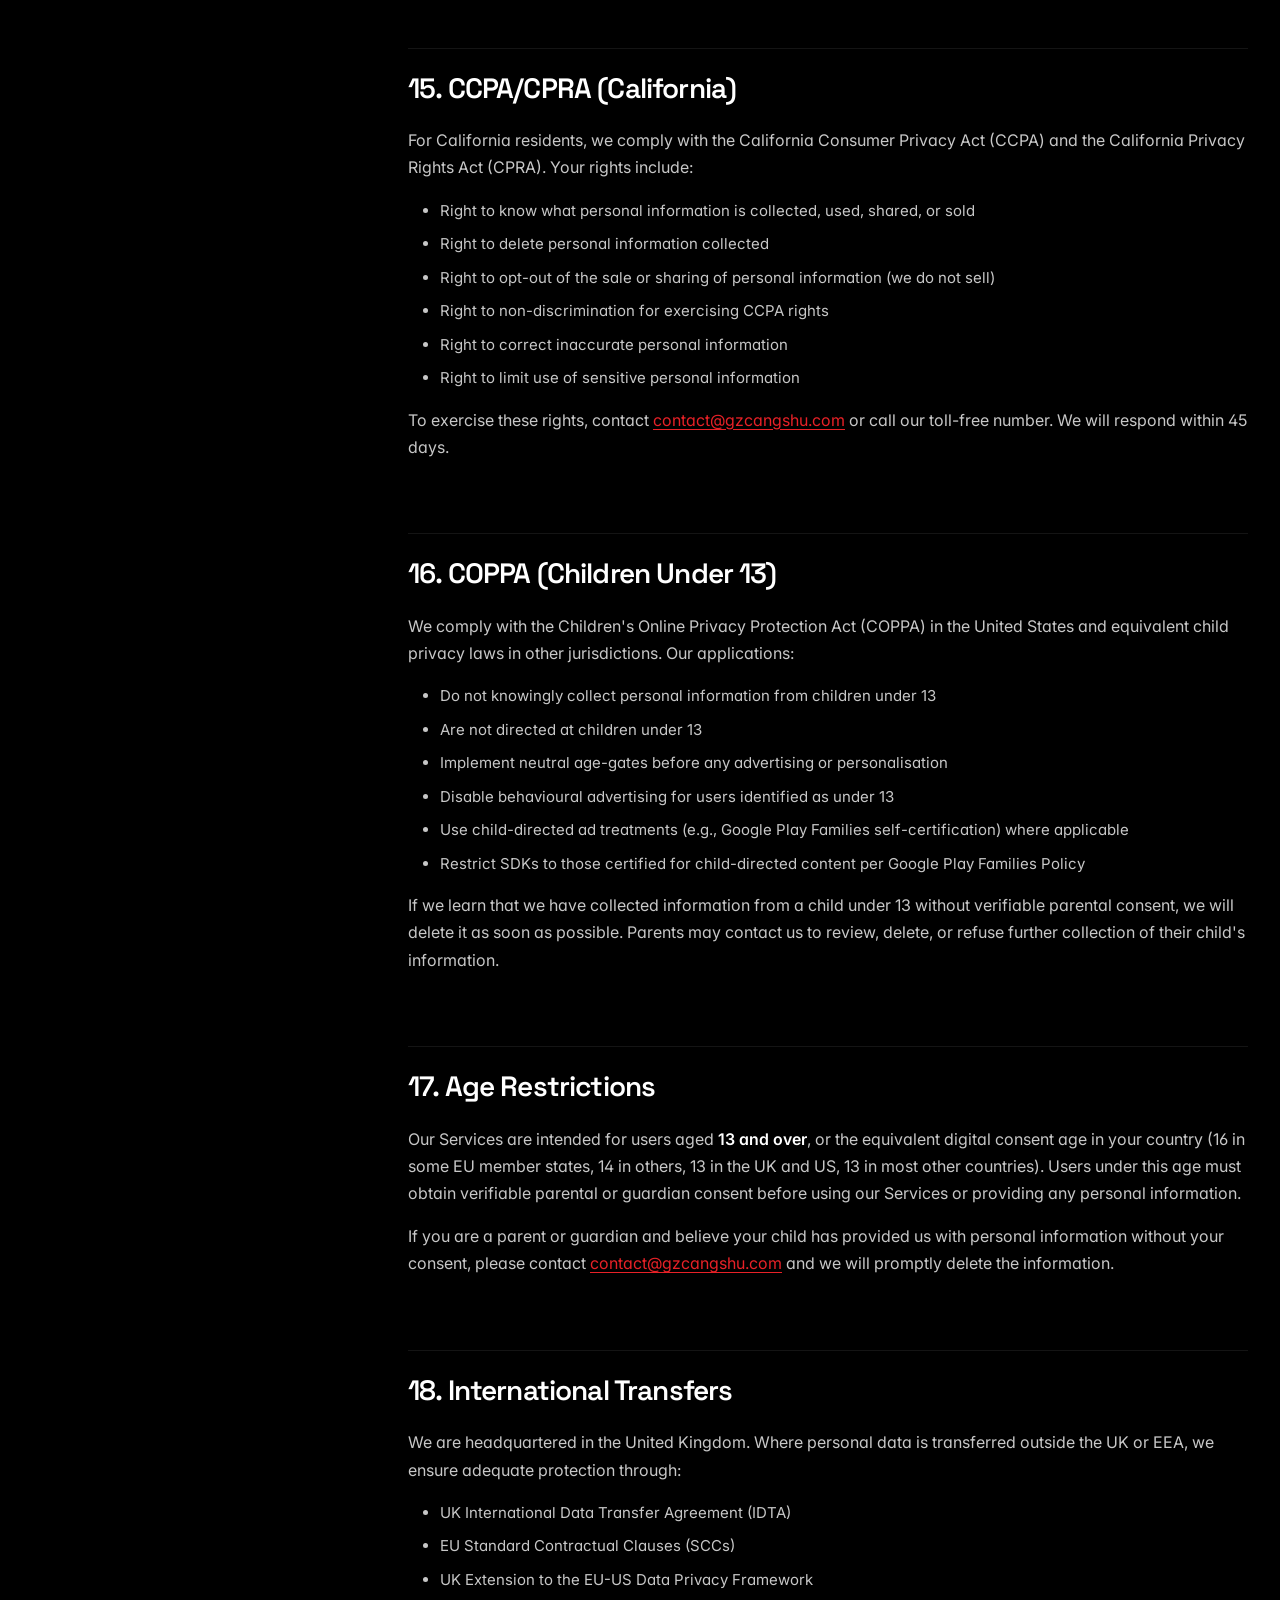
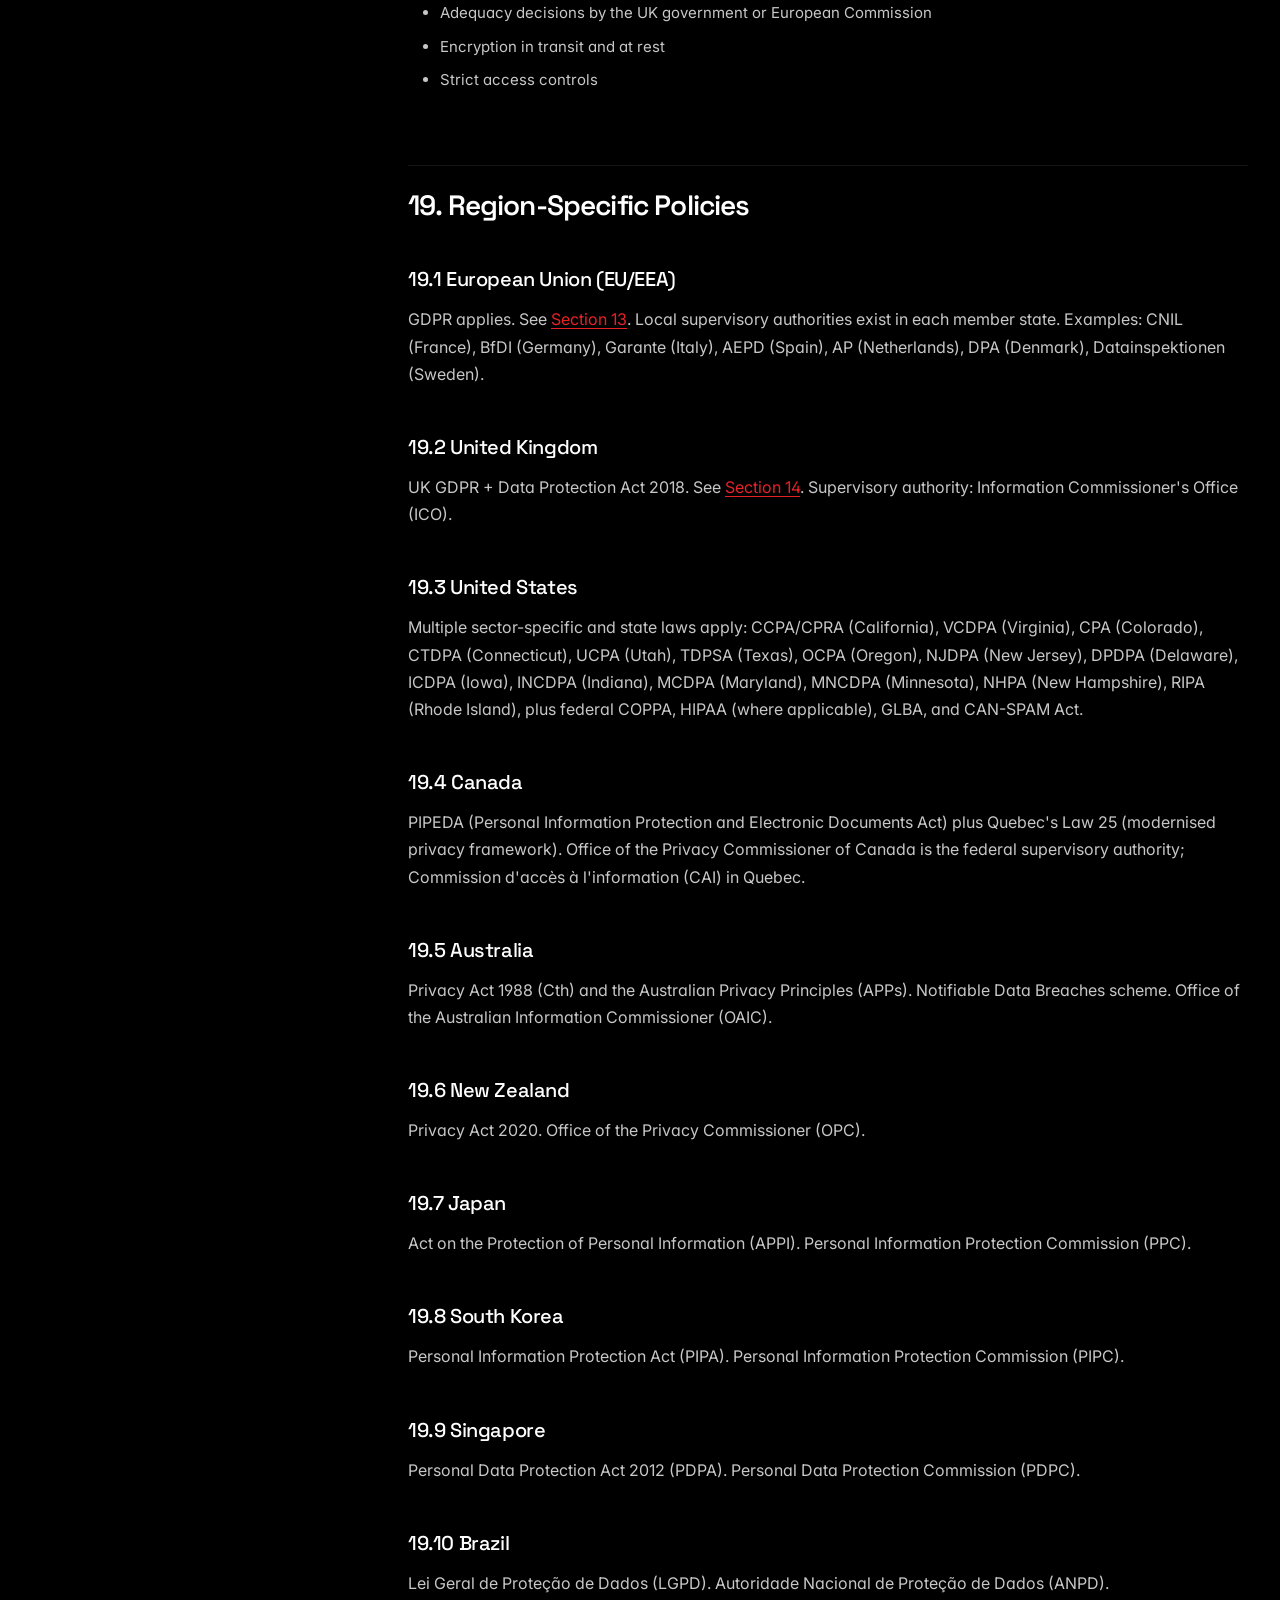
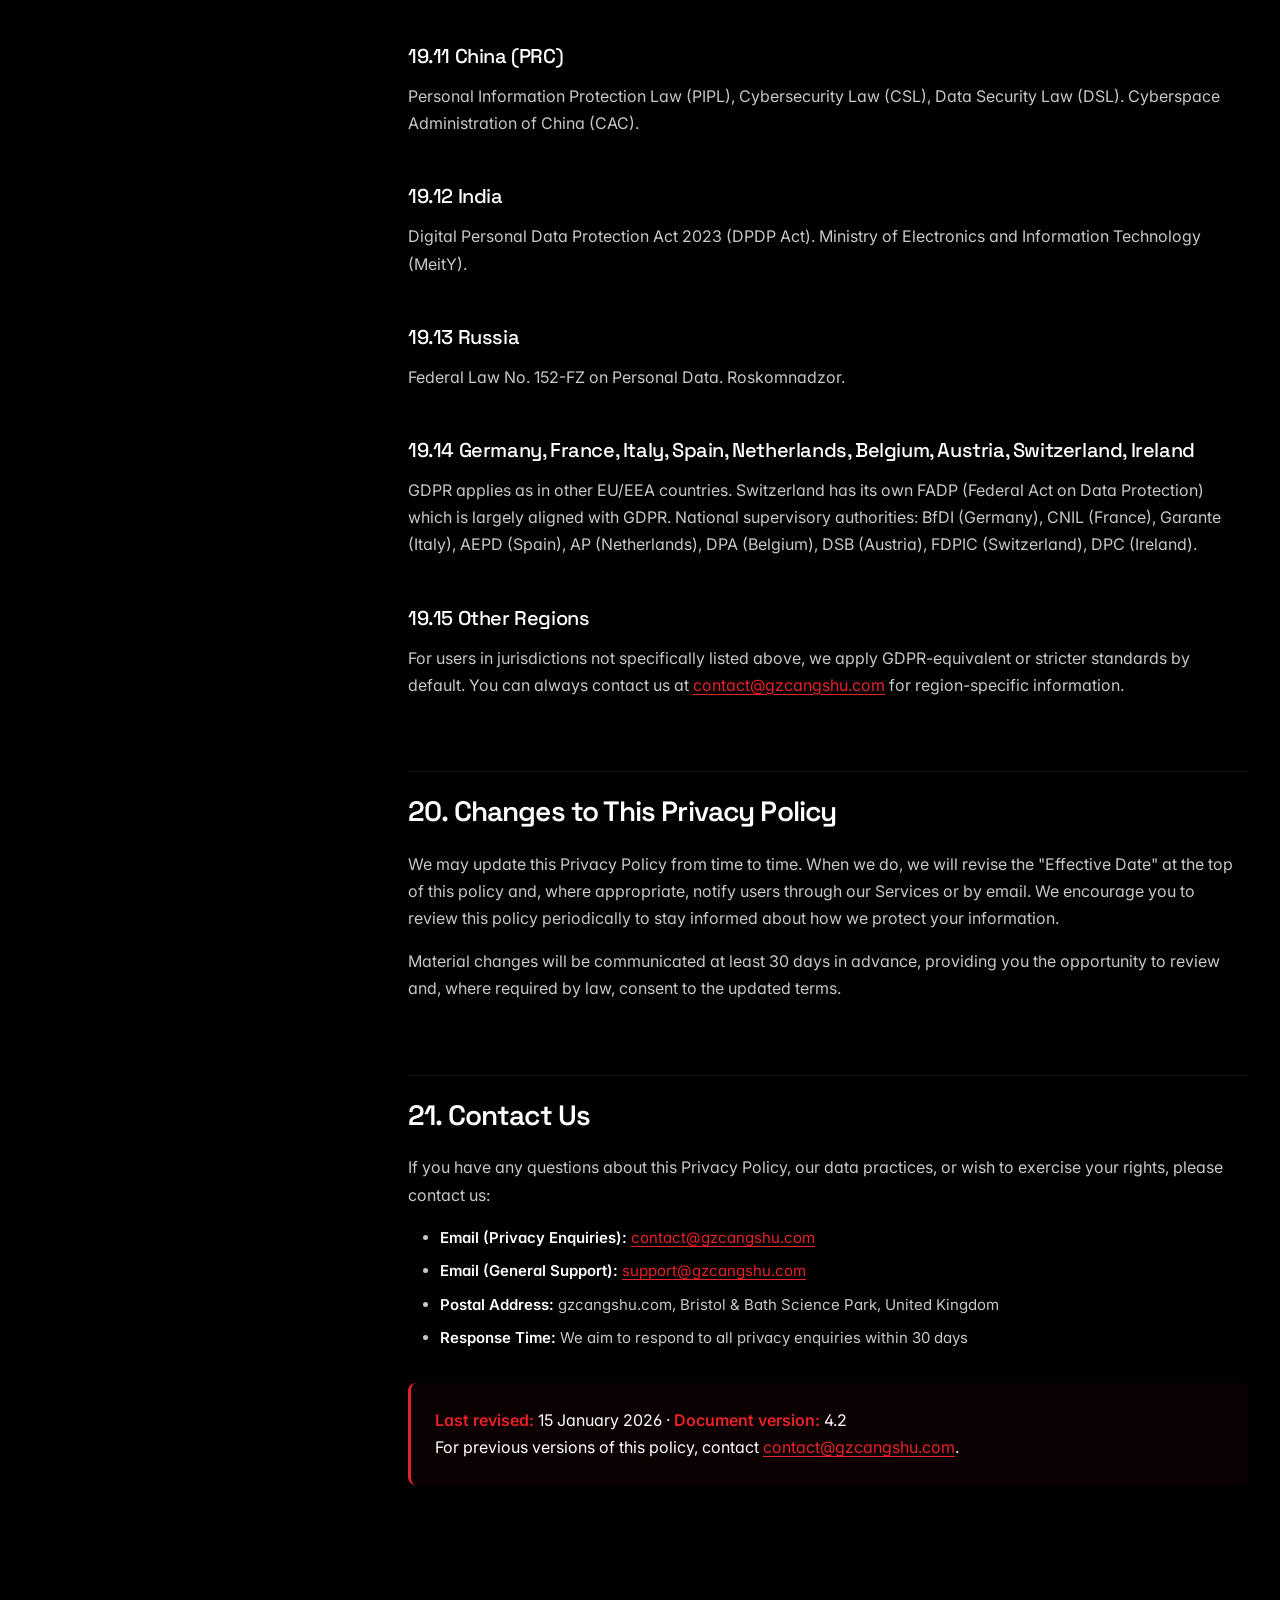
<file: privacy.html>
<!DOCTYPE html>
<html lang="en" data-theme="dark">
<head>
<meta charset="UTF-8">
<meta name="viewport" content="width=device-width, initial-scale=1.0">
<meta http-equiv="X-UA-Compatible" content="IE=edge">
<title>Privacy Policy — gzcangshu.com | Comprehensive Data Protection & Privacy Information</title>
<meta name="description" content="Comprehensive Privacy Policy from gzcangshu.com — detailing our local-first data practices, GDPR compliance, CCPA/CPRA compliance, AdMob and advertising SDK integrations, COPPA compliance, age restrictions, app store policies for Apple App Store, Google Play, Microsoft Store, Amazon Appstore, Samsung Galaxy Store, Huawei AppGallery, and policies for users in the EU, UK, US, Canada, Australia, Japan, South Korea, Singapore, Brazil, China, India, Russia, Germany, France, Italy, Spain, Netherlands, Switzerland, New Zealand and other regions.">
<meta name="keywords" content="gzcangshu privacy policy, GDPR, CCPA, CPRA, COPPA, AdMob, advertising SDK, app store privacy, data protection, local-first privacy, app privacy nutrition labels">
<meta name="robots" content="index, follow, max-snippet:-1">
<link rel="canonical" href="https://gzcangshu.com/privacy.html">

<meta property="og:type" content="article">
<meta property="og:title" content="Privacy Policy — gzcangshu.com">
<meta property="og:description" content="Comprehensive privacy policy covering GDPR, CCPA, COPPA, and global data protection regulations.">
<meta property="og:url" content="https://gzcangshu.com/privacy.html">
<meta property="og:image" content="https://gzcangshu.com/images/hero-bg.png">

<link rel="icon" type="image/svg+xml" href="images/favicon.svg">
<link rel="preconnect" href="https://fonts.googleapis.com">
<link rel="preconnect" href="https://fonts.gstatic.com" crossorigin>
<link href="https://fonts.googleapis.com/css2?family=Inter:wght@300;400;500;600;700&family=Space+Grotesk:wght@400;500;600;700&family=JetBrains+Mono:wght@400;500;600&display=swap" rel="stylesheet">
<link rel="stylesheet" href="css/main.css">
<link rel="stylesheet" href="css/animations.css">
<link rel="stylesheet" href="css/responsive.css">
<link rel="stylesheet" href="css/pages.css">

<script type="application/ld+json">
{
    "@context": "https://schema.org",
    "@type": "PrivacyPolicy",
    "name": "gzcangshu.com Privacy Policy",
    "url": "https://gzcangshu.com/privacy.html",
    "dateModified": "2026-01-15",
    "publisher": {
        "@type": "Organization",
        "name": "gzcangshu.com",
        "email": "contact@gzcangshu.com"
    }
}
</script>
</head>
<body>

<div class="scroll-progress" style="position:fixed;top:0;left:0;height:2px;background:var(--color-accent);z-index:1001;width:0;transition:width 0.1s ease;"></div>

<header class="site-header">
    <div class="container">
        <div class="nav-wrapper">
            <a href="index.html" class="nav-brand">
                <img src="images/logo.svg" alt="gzcangshu.com" class="logo-mark" width="36" height="36">
                <span>gzcangshu</span>
            </a>
            <nav class="nav-menu" aria-label="Main navigation">
                <a href="index.html" class="nav-link">Home</a>
                <a href="services.html" class="nav-link">Services</a>
                <a href="advantages.html" class="nav-link">Advantages</a>
                <a href="news.html" class="nav-link">Updates</a>
                <a href="contact.html" class="nav-link">Contact</a>
            </nav>
            <div class="nav-cta">
                <button class="lang-switch" aria-label="Language switch">
                    <svg width="16" height="16" viewBox="0 0 24 24" fill="none" stroke="currentColor" stroke-width="2"><circle cx="12" cy="12" r="10"></circle><line x1="2" y1="12" x2="22" y2="12"></line><path d="M12 2a15.3 15.3 0 0 1 4 10 15.3 15.3 0 0 1-4 10 15.3 15.3 0 0 1-4-10 15.3 15.3 0 0 1 4-10z"></path></svg>
                    <span class="lang-current">EN</span>
                </button>
                <a href="contact.html" class="btn btn-primary" style="padding:0.5rem 1.25rem;font-size:0.875rem;">Get Started</a>
                <button class="mobile-menu-toggle" aria-label="Open menu">
                    <svg width="20" height="20" viewBox="0 0 24 24" fill="none" stroke="currentColor" stroke-width="2"><line x1="3" y1="12" x2="21" y2="12"></line><line x1="3" y1="6" x2="21" y2="6"></line><line x1="3" y1="18" x2="21" y2="18"></line></svg>
                </button>
            </div>
        </div>
    </div>
</header>

<div class="mobile-menu-overlay"></div>
<aside class="mobile-menu">
    <button class="mobile-menu-close" style="position:absolute;top:1.5rem;right:1.5rem;background:transparent;border:1px solid var(--color-border);color:white;width:44px;height:44px;border-radius:8px;cursor:pointer;display:flex;align-items:center;justify-content:center;" aria-label="Close menu">
        <svg width="20" height="20" viewBox="0 0 24 24" fill="none" stroke="currentColor" stroke-width="2"><line x1="18" y1="6" x2="6" y2="18"></line><line x1="6" y1="6" x2="18" y2="18"></line></svg>
    </button>
    <nav style="display:flex;flex-direction:column;gap:1.5rem;margin-top:3rem;">
        <a href="index.html" class="nav-link" style="font-size:1.5rem;color:white;">Home</a>
        <a href="services.html" class="nav-link" style="font-size:1.5rem;color:white;">Services</a>
        <a href="advantages.html" class="nav-link" style="font-size:1.5rem;color:white;">Advantages</a>
        <a href="news.html" class="nav-link" style="font-size:1.5rem;color:white;">Updates</a>
        <a href="contact.html" class="nav-link" style="font-size:1.5rem;color:white;">Contact</a>
    </nav>
</aside>

<main class="legal-page">

<section class="page-header">
    <div class="page-header-bg">
        <div class="bg-orb bg-orb-1" style="top:-200px;left:30%;"></div>
        <div class="bg-orb bg-orb-2" style="bottom:-200px;right:20%;"></div>
    </div>
    <div class="container">
        <div class="page-header-content">
            <nav class="breadcrumb" aria-label="Breadcrumb">
                <a href="index.html">Home</a>
                <span class="breadcrumb-separator">/</span>
                <span>Privacy Policy</span>
            </nav>
            <span class="section-eyebrow">Legal</span>
            <h1 class="page-title">Privacy <span class="text-gradient">Policy</span>.</h1>
            <p class="page-subtitle">
                How we collect, use, and protect your information — written in plain language.
                Our local-first philosophy means we collect less, by design.
            </p>
        </div>
    </div>
</section>

<section class="section-sm" style="padding-top:2rem;">
    <div class="container">
        <div class="legal-wrapper">
            <aside class="legal-toc">
                <h3>On this page</h3>
                <ul>
                    <li><a href="#overview">1. Overview</a></li>
                    <li><a href="#data-collection">2. Data We Collect</a></li>
                    <li><a href="#data-usage">3. How We Use Data</a></li>
                    <li><a href="#local-first">4. Local-First Architecture</a></li>
                    <li><a href="#app-stores">5. App Store Policies</a></li>
                    <li><a href="#ad-platforms">6. Advertising & SDK Integrations</a></li>
                    <li><a href="#ad-types">7. Ad Format Disclosures</a></li>
                    <li><a href="#cookies">8. Cookies & Tracking</a></li>
                    <li><a href="#data-sharing">9. Data Sharing</a></li>
                    <li><a href="#data-retention">10. Data Retention</a></li>
                    <li><a href="#data-security">11. Security Measures</a></li>
                    <li><a href="#your-rights">12. Your Rights & Choices</a></li>
                    <li><a href="#gdpr">13. GDPR (EU/EEA)</a></li>
                    <li><a href="#uk-gdpr">14. UK GDPR</a></li>
                    <li><a href="#ccpa">15. CCPA/CPRA (California)</a></li>
                    <li><a href="#coppa">16. COPPA (Children Under 13)</a></li>
                    <li><a href="#children">17. Age Restrictions</a></li>
                    <li><a href="#international">18. International Transfers</a></li>
                    <li><a href="#region-policies">19. Region-Specific Policies</a></li>
                    <li><a href="#changes">20. Changes to Policy</a></li>
                    <li><a href="#contact-privacy">21. Contact Us</a></li>
                </ul>
            </aside>

            <article class="legal-content">
                <div class="legal-meta">
                    <div class="legal-meta-item">
                        <span class="legal-meta-label">Effective Date</span>
                        <span class="legal-meta-value">January 15, 2026</span>
                    </div>
                    <div class="legal-meta-item">
                        <span class="legal-meta-label">Last Updated</span>
                        <span class="legal-meta-value">January 15, 2026</span>
                    </div>
                    <div class="legal-meta-item">
                        <span class="legal-meta-label">Version</span>
                        <span class="legal-meta-value">4.2</span>
                    </div>
                    <div class="legal-meta-item">
                        <span class="legal-meta-label">Data Controller</span>
                        <span class="legal-meta-value">gzcangshu.com</span>
                    </div>
                    <div class="legal-meta-item">
                        <span class="legal-meta-label">Contact</span>
                        <span class="legal-meta-value">contact@gzcangshu.com</span>
                    </div>
                </div>

                <h2 id="overview">1. Overview</h2>
                <p>
                    gzcangshu.com ("we," "us," "our," or "the Company") operates a research-driven software
                    development studio headquartered at Bristol & Bath Science Park, United Kingdom. This
                    Privacy Policy describes how we collect, use, disclose, and safeguard your information
                    when you visit our website (<a href="https://gzcangshu.com">gzcangshu.com</a>), use our
                    mobile applications published on various app stores (including Apple's App Store,
                    Google Play, Microsoft Store, Amazon Appstore, Samsung Galaxy Store, and Huawei
                    AppGallery), or otherwise interact with our services (collectively, the "Services").
                </p>
                <p>
                    <strong>Our core privacy principle:</strong> We design our products so that
                    user data stays on the user's device by default. We collect the minimum information
                    necessary to operate our Services, we do not sell personal information, and we do
                    not engage in cross-site behavioural advertising. Where third-party advertising
                    or analytics is integrated into our mobile applications (such as AdMob, Facebook
                    Audience Network, or Unity Ads), we make every reasonable effort to minimise data
                    collection, restrict the categories of data shared, and offer users clear controls
                    over advertising personalisation in accordance with applicable laws.
                </p>

                <div class="legal-callout">
                    <p><strong>Summary in plain language:</strong> We build local-first software. Your data
                    lives on your device unless you explicitly choose to sync it. Our mobile applications
                    that display advertising do so through SDKs that comply with Apple's App Tracking
                    Transparency framework, Google's Play Store Families Policy, and the EU's TCF 2.2.
                    We never sell your personal data.</p>
                </div>

                <h2 id="data-collection">2. Data We Collect</h2>

                <h3>2.1 Information You Provide Directly</h3>
                <p>When you contact us, subscribe to updates, or otherwise communicate with us, we may collect:</p>
                <ul>
                    <li>Name and contact information (email address, postal address when relevant)</li>
                    <li>Communication content (your messages, feedback, support requests)</li>
                    <li>Account credentials if you create an account with our Services</li>
                    <li>Any other information you choose to provide</li>
                </ul>

                <h3>2.2 Information Collected Automatically</h3>
                <p>When you visit our website, we may automatically collect:</p>
                <ul>
                    <li>IP address and approximate geographic location (country / city level)</li>
                    <li>Browser type, version, and operating system</li>
                    <li>Referring URL and pages visited</li>
                    <li>Date, time, and duration of visits</li>
                    <li>Device identifiers (mobile device type, screen resolution)</li>
                </ul>

                <h3>2.3 Information From Mobile Applications</h3>
                <p>Our mobile applications are designed to operate without transmitting personal data off your device. Where local-first operation is not feasible, we collect only the minimum necessary:</p>
                <ul>
                    <li><strong>App Store Receipt Validation:</strong> Anonymous receipt validation tokens shared with Apple/Google for licence verification</li>
                    <li><strong>Crash Diagnostics (opt-in):</strong> If you opt in to share crash reports, anonymised diagnostic data may be collected</li>
                    <li><strong>Advertising Identifiers (limited apps):</strong> Where advertising is displayed, the IDFA (iOS) or GAID (Android) is accessed only after your explicit consent via App Tracking Transparency</li>
                </ul>

                <h3>2.4 Cookies and Similar Technologies</h3>
                <p>Our website uses a minimal set of cookies — primarily those strictly necessary for site functionality. See <a href="#cookies">Section 8</a> for full details.</p>

                <h2 id="data-usage">3. How We Use Data</h2>
                <p>We use collected information for the following purposes:</p>
                <ol>
                    <li><strong>Service Operation:</strong> To provide, maintain, secure, and improve our Services</li>
                    <li><strong>Communication:</strong> To respond to your enquiries and send you updates you have requested</li>
                    <li><strong>Analytics:</strong> To understand aggregate usage patterns and improve our products (only with anonymised, aggregated data)</li>
                    <li><strong>Legal Compliance:</strong> To comply with applicable laws, regulations, and legal processes</li>
                    <li><strong>Security:</strong> To detect, prevent, and address fraud, security issues, and abuse</li>
                    <li><strong>Advertising:</strong> Where advertising is integrated into specific apps, to display ads and measure their basic effectiveness — only after you have provided the necessary consent</li>
                </ol>

                <p><strong>We do NOT use your data for:</strong></p>
                <ul>
                    <li>Selling personal information to data brokers or third-party marketers</li>
                    <li>Cross-site behavioural advertising beyond the bounds of the specific app you are using</li>
                    <li>Profiling for automated decision-making that produces legal or similarly significant effects</li>
                    <li>Any purpose unrelated to operating and improving our Services without your consent</li>
                </ul>

                <h2 id="local-first">4. Local-First Architecture</h2>
                <p>Our products are engineered around the principle that user data should remain on the user's device by default. Concretely, this means:</p>
                <ul>
                    <li><strong>On-Device Storage:</strong> Personal content, documents, ideas, budgets, fitness data, and collection data are stored locally on your device using encrypted databases (Core Data, SQLite with SQLCipher extensions)</li>
                    <li><strong>Optional Sync:</strong> Where we offer cross-device sync, it is end-to-end encrypted using AES-256 with keys derived from your password via Argon2id — we cannot read your data</li>
                    <li><strong>No Account Required:</strong> Most of our applications are fully functional without creating an account</li>
                    <li><strong>Data Export:</strong> We provide standard data export (JSON, CSV) so you can leave at any time and take your data with you</li>
                    <li><strong>Data Deletion:</strong> Uninstalling the app or deleting your account permanently removes all associated data from our servers within 30 days</li>
                </ul>

                <h2 id="app-stores">5. App Store Policies</h2>
                <p>Our applications are distributed through the following app stores, each of which has its own policies that govern our conduct and the data practices of our apps:</p>

                <h3>5.1 Apple App Store</h3>
                <p>Our iOS, iPadOS, macOS, watchOS, and visionOS applications are published on Apple's App Store and comply with:</p>
                <ul>
                    <li><strong>App Store Review Guidelines</strong> (Apple Developer, current version)</li>
                    <li><strong>Apple Developer Program License Agreement</strong></li>
                    <li><strong>App Privacy Details</strong> — we declare all data practices in the privacy "nutrition labels" on each App Store listing</li>
                    <li><strong>App Tracking Transparency (ATT)</strong> — we request permission via the ATT framework before accessing IDFA in any app that integrates advertising SDKs</li>
                    <li><strong>Privacy Manifest (PrivacyInfo.xcprivacy)</strong> — required APIs and tracking domains are declared in each app's privacy manifest</li>
                    <li><strong>EU Digital Services Act and Digital Markets Act</strong> compliance for users in the EU</li>
                </ul>

                <h3>5.2 Google Play Store</h3>
                <p>Our Android applications (where applicable) are published on Google Play and comply with:</p>
                <ul>
                    <li><strong>Google Play Developer Program Policies</strong></li>
                    <li><strong>Google Play Console Data Safety Form</strong> — accurate disclosures of data collection and sharing</li>
                    <li><strong>Families Policy</strong> — applications likely to be accessed by children comply with the Google Play Families Policy</li>
                    <li><strong>EU User Consent Policy</strong> — consent obtained for ads personalisation and tracking</li>
                </ul>

                <h3>5.3 Microsoft Store</h3>
                <p>Where applicable, our Windows applications are published on the Microsoft Store and comply with:</p>
                <ul>
                    <li><strong>Microsoft Store Policies</strong></li>
                    <li><strong>Microsoft Privacy Statement</strong></li>
                </ul>

                <h3>5.4 Amazon Appstore</h3>
                <p>Where applicable, our applications are available on the Amazon Appstore and comply with:</p>
                <ul>
                    <li><strong>Amazon Developer Services Agreement</strong></li>
                    <li><strong>Amazon Appstore Developer Guidelines</strong></li>
                </ul>

                <h3>5.5 Samsung Galaxy Store</h3>
                <p>Where applicable, our applications are published on the Samsung Galaxy Store and comply with:</p>
                <ul>
                    <li><strong>Samsung Galaxy Store Developer Agreement</strong></li>
                    <li><strong>Samsung Privacy Policy</strong></li>
                </ul>

                <h3>5.6 Huawei AppGallery</h3>
                <p>Where applicable, our applications are published on Huawei AppGallery and comply with:</p>
                <ul>
                    <li><strong>Huawei Developer Service Agreement</strong></li>
                    <li><strong>Huawei Privacy Policy</strong></li>
                </ul>

                <h3>5.7 Xiaomi Mi Store / Oppo Software Store / Vivo App Store</h3>
                <p>Where applicable, our applications comply with the respective developer agreements and privacy policies of these regional Android app stores.</p>

                <h2 id="ad-platforms">6. Advertising & SDK Integrations</h2>
                <p>Some of our applications integrate third-party advertising and analytics Software Development Kits (SDKs) to support free-tier functionality. Each SDK is selected to comply with applicable privacy regulations and minimise data exposure.</p>
                <p><strong>The following advertising and analytics platforms may be integrated in our apps (current and historical):</strong></p>
                <ul>
                    <li><strong>Google AdMob (AdSense for Apps / Google Mobile Ads SDK)</strong> — primary monetisation partner; provides banner ads, interstitial ads, rewarded video ads, and native ads. Privacy Policy: <a href="https://policies.google.com/privacy" target="_blank" rel="noopener">policies.google.com/privacy</a>. AdMob is integrated with Google's User Messaging Platform (UMP) for GDPR consent.</li>
                    <li><strong>Google Ad Manager (formerly DoubleClick for Publishers / DFP / Google AdX)</strong> — used for direct-sold and programmatic ads. <a href="https://policies.google.com/privacy" target="_blank" rel="noopener">policies.google.com/privacy</a></li>
                    <li><strong>Google AdSense</strong> — contextual ads for web properties. <a href="https://policies.google.com/privacy" target="_blank" rel="noopener">policies.google.com/privacy</a></li>
                    <li><strong>Google Analytics for Firebase</strong> — anonymised, opt-in event tracking. <a href="https://firebase.google.com/support/privacy" target="_blank" rel="noopener">firebase.google.com/support/privacy</a></li>
                    <li><strong>Facebook Audience Network (Meta Audience Network)</strong> — banner, interstitial, rewarded video, and native ads. <a href="https://www.facebook.com/policy.php" target="_blank" rel="noopener">facebook.com/policy.php</a></li>
                    <li><strong>Unity Ads (Unity LevelPlay / ironSource)</strong> — rewarded video and interstitial ads in games and utility apps. <a href="https://unity.com/legal/privacy-policy" target="_blank" rel="noopener">unity.com/legal/privacy-policy</a></li>
                    <li><strong>AppLovin (AppLovin MAX)</strong> — banner, interstitial, rewarded video, and native ads. <a href="https://www.applovin.com/privacy/" target="_blank" rel="noopener">applovin.com/privacy</a></li>
                    <li><strong>ironSource</strong> — rewarded video, interstitial, and offerwall ads. <a href="https://www.is.com/privacy-policy/" target="_blank" rel="noopener">is.com/privacy-policy</a></li>
                    <li><strong>Vungle (now part of Liftoff)</strong> — rewarded video and interstitial ads. <a href="https://vungle.com/privacy/" target="_blank" rel="noopener">vungle.com/privacy</a></li>
                    <li><strong>Chartboost</strong> — interstitial, rewarded video, and native ads in games. <a href="https://www.chartboost.com/privacy/" target="_blank" rel="noopener">chartboost.com/privacy</a></li>
                    <li><strong>AdColony (now Digital Turbine)</strong> — video and playable ads. <a href="https://www.adcolony.com/privacy-policy/" target="_blank" rel="noopener">adcolony.com/privacy-policy</a></li>
                    <li><strong>InMobi</strong> — banner, interstitial, rewarded video, and native ads. <a href="https://www.inmobi.com/privacy-policy/" target="_blank" rel="noopener">inmobi.com/privacy-policy</a></li>
                    <li><strong>Tapjoy</strong> — offerwall and rewarded ads. <a href="https://www.tapjoy.com/privacy-policy/" target="_blank" rel="noopener">tapjoy.com/privacy-policy</a></li>
                    <li><strong>Pangle (Bytedance Ads)</strong> — banner, interstitial, rewarded video, and native ads. <a href="https://www.pangleglobal.com/privacy" target="_blank" rel="noopener">pangleglobal.com/privacy</a></li>
                    <li><strong>Amazon Publisher Services (APS) / Amazon Ads</strong> — header bidding and direct ads. <a href="https://www.amazon.com/privacy" target="_blank" rel="noopener">amazon.com/privacy</a></li>
                    <li><strong>Verizon Media / Yahoo Ads (now part of Microsoft Advertising)</strong> — programmatic advertising. <a href="https://www.verizonmedia.com/privacy" target="_blank" rel="noopener">verizonmedia.com/privacy</a></li>
                    <li><strong>Smaato</strong> — programmatic header bidding. <a href="https://www.smaato.com/privacy/" target="_blank" rel="noopener">smaato.com/privacy</a></li>
                    <li><strong>MobFox (now part of Verve Group)</strong> — programmatic advertising. <a href="https://www.verve.com/privacy-policy/" target="_blank" rel="noopener">verve.com/privacy-policy</a></li>
                    <li><strong>StartApp</strong> — app discovery ads. <a href="https://www.startapp.com/privacy/" target="_blank" rel="noopener">startapp.com/privacy</a></li>
                    <li><strong>Millennial Media (part of Viant)</strong> — programmatic advertising. <a href="https://www.viantinc.com/privacy-policy/" target="_blank" rel="noopener">viantinc.com/privacy-policy</a></li>
                    <li><strong>Ogury</strong> — personified advertising. <a href="https://ogury.com/privacy-policy/" target="_blank" rel="noopener">ogury.com/privacy-policy</a></li>
                    <li><strong>BidMachine</strong> — programmatic header bidding. <a href="https://bidmachine.io/privacy-policy/" target="_blank" rel="noopener">bidmachine.io/privacy-policy</a></li>
                    <li><strong>Digital Turbine</strong> — programmatic and direct advertising. <a href="https://www.digitalturbine.com/privacy-policy/" target="_blank" rel="noopener">digitalturbine.com/privacy-policy</a></li>
                    <li><strong>HyprMX</strong> — rewarded video ads. <a href="https://hyprmx.com/privacy-policy/" target="_blank" rel="noopener">hyprmx.com/privacy-policy</a></li>
                    <li><strong>Luna</strong> — programmatic advertising platform. <a href="https://www.lunadna.com/privacy" target="_blank" rel="noopener">lunadna.com/privacy</a></li>
                    <li><strong>Loopme</strong> — video and programmatic advertising. <a href="https://www.loopme.com/privacy-policy/" target="_blank" rel="noopener">loopme.com/privacy-policy</a></li>
                    <li><strong>Yandex Ads</strong> — programmatic advertising. <a href="https://yandex.com/legal/privacy/" target="_blank" rel="noopener">yandex.com/legal/privacy</a></li>
                    <li><strong>Criteo</strong> — retargeting and programmatic advertising. <a href="https://www.criteo.com/privacy/" target="_blank" rel="noopener">criteo.com/privacy</a></li>
                    <li><strong>Mintegral</strong> — programmatic advertising. <a href="https://www.mintegral.com/en/privacy" target="_blank" rel="noopener">mintegral.com/en/privacy</a></li>
                    <li><strong>MyTarget (VK / Mail.ru)</strong> — programmatic advertising. <a href="https://legal.my.com/us/privacy/" target="_blank" rel="noopener">legal.my.com/us/privacy</a></li>
                </ul>
                <p>Each SDK is integrated with appropriate consent management: Google UMP (TCF 2.2 compliant), Apple's ATT prompt, and equivalent consent flows where required by local law. You can withdraw consent at any time via the in-app "Privacy" settings menu.</p>

                <h2 id="ad-types">7. Ad Format Disclosures</h2>
                <p>The advertising SDKs integrated into our apps may display any of the following ad formats. Each format is subject to the consent rules described above:</p>

                <h3>7.1 Banner Ads</h3>
                <p>Static or animated rectangular advertisements displayed at the top or bottom of a screen. They may refresh automatically. Used by AdMob, Facebook Audience Network, AppLovin MAX, InMobi, Smaato, and others. These ads use contextual information (e.g., app category, general geographic region) and may use device identifiers only with consent.</p>

                <h3>7.2 Interstitial Ads</h3>
                <p>Full-screen advertisements displayed at natural transition points in an app (e.g., between levels, after completing an action). Users can dismiss these ads. Used by AdMob, Facebook Audience Network, Unity Ads, AppLovin, ironSource, Chartboost, AdColony, Vungle, Tapjoy, InMobi, and others.</p>

                <h3>7.3 Rewarded Video Ads</h3>
                <p>Full-screen video advertisements that users voluntarily watch in exchange for an in-app reward (e.g., extra features, virtual currency). Users must explicitly opt in by tapping a "Watch Ad" or similar button. Used by AdMob, Unity Ads, ironSource, AppLovin, Vungle, Chartboost, AdColony, Tapjoy, Mintegral, Pangle, and others.</p>

                <h3>7.4 Native Ads</h3>
                <p>Ads designed to match the visual design of the app in which they appear. They are labelled "Sponsored" or "Ad" to distinguish them from organic content. Used by AdMob, Facebook Audience Network, AppLovin, InMobi, and others.</p>

                <h3>7.5 Open Screen / Splash Ads</h3>
                <p>Ads displayed when an app is first launched, before the main content loads. Used by AdMob, ironSource, AppLovin, and others. We avoid splash ads where possible to preserve user experience.</p>

                <h3>7.6 Offerwall Ads</h3>
                <p>Listings of multiple rewarded actions (install another app, complete a survey, etc.) that users complete in exchange for in-app rewards. Used by Tapjoy, ironSource, and others.</p>

                <p>All ad formats are subject to:</p>
                <ul>
                    <li>Children-appropriate content filtering per <a href="#coppa">COPPA</a> and Google Play Families Policy</li>
                    <li>Geographic restrictions per applicable sanctions and embargo lists</li>
                    <li>Ad quality reviews enforced by each ad network</li>
                    <li>The right of users to limit ad personalisation through in-app settings</li>
                </ul>

                <h2 id="cookies">8. Cookies & Tracking</h2>
                <p>Our website uses a minimal, privacy-respecting set of cookies:</p>

                <table>
                    <thead>
                        <tr>
                            <th>Cookie</th>
                            <th>Purpose</th>
                            <th>Type</th>
                            <th>Duration</th>
                        </tr>
                    </thead>
                    <tbody>
                        <tr>
                            <td>gzcangshu_consent</td>
                            <td>Stores your cookie preferences</td>
                            <td>Strictly necessary</td>
                            <td>1 year</td>
                        </tr>
                        <tr>
                            <td>session_id</td>
                            <td>Session management</td>
                            <td>Strictly necessary</td>
                            <td>Session</td>
                        </tr>
                        <tr>
                            <td>gzcangshu_lang</td>
                            <td>Language preference</td>
                            <td>Functional</td>
                            <td>1 year</td>
                        </tr>
                    </tbody>
                </table>
                <p>We do not use third-party analytics cookies on our marketing website. We do not use cross-site tracking cookies. We do not use advertising cookies on our marketing website.</p>

                <h2 id="data-sharing">9. Data Sharing</h2>
                <p>We do not sell personal information. We share personal information only in the following limited circumstances:</p>
                <ul>
                    <li><strong>Service Providers:</strong> With carefully vetted processors (hosting, email delivery, customer support) bound by data processing agreements</li>
                    <li><strong>Advertising Partners:</strong> With ad networks only after you have provided consent through App Tracking Transparency, Google UMP, or equivalent consent frameworks — see <a href="#ad-platforms">Section 6</a></li>
                    <li><strong>App Stores:</strong> With Apple, Google, Microsoft, Amazon, Samsung, Huawei, etc., as required for app distribution, licence validation, and refund processing</li>
                    <li><strong>Legal Requirements:</strong> When required by law, valid legal process, or to protect our rights or safety</li>
                    <li><strong>Business Transfers:</strong> In connection with a merger, acquisition, or sale of assets, with notice to users</li>
                </ul>

                <h2 id="data-retention">10. Data Retention</h2>
                <p>We retain personal data only for as long as necessary to provide our Services or comply with legal obligations:</p>
                <ul>
                    <li><strong>Account Data:</strong> Retained while your account is active; deleted within 30 days of account closure</li>
                    <li><strong>Communication Records:</strong> Retained for 24 months for quality and training purposes, then deleted</li>
                    <li><strong>Server Logs:</strong> Retained for 90 days, then aggregated or deleted</li>
                    <li><strong>Advertising Data:</strong> Retained per each advertising network's own retention policy (typically 13-18 months)</li>
                    <li><strong>Backups:</strong> Encrypted backups retained for 30 days, then overwritten</li>
                </ul>

                <h2 id="data-security">11. Security Measures</h2>
                <p>We implement industry-standard security measures to protect your information:</p>
                <ul>
                    <li>TLS 1.3 encryption for all data in transit</li>
                    <li>AES-256 encryption for data at rest</li>
                    <li>Argon2id password hashing</li>
                    <li>Regular third-party security audits and penetration testing</li>
                    <li>Strict access controls and the principle of least privilege</li>
                    <li>SOC 2 Type II-aligned operational practices</li>
                    <li>Incident response and breach notification procedures</li>
                </ul>

                <h2 id="your-rights">12. Your Rights & Choices</h2>
                <p>Depending on your jurisdiction, you may have some or all of the following rights:</p>
                <ul>
                    <li><strong>Right of Access:</strong> Request a copy of personal data we hold about you</li>
                    <li><strong>Right of Rectification:</strong> Correct inaccurate or incomplete data</li>
                    <li><strong>Right of Erasure:</strong> Request deletion of your personal data</li>
                    <li><strong>Right of Restriction:</strong> Limit how we process your data</li>
                    <li><strong>Right of Portability:</strong> Receive your data in a portable format</li>
                    <li><strong>Right to Object:</strong> Object to processing based on legitimate interest or for direct marketing</li>
                    <li><strong>Right to Withdraw Consent:</strong> Withdraw previously given consent at any time</li>
                    <li><strong>Right to Lodge a Complaint:</strong> Lodge a complaint with a supervisory authority</li>
                </ul>
                <p>To exercise these rights, contact <a href="mailto:contact@gzcangshu.com">contact@gzcangshu.com</a>. We respond within 30 days.</p>

                <h2 id="gdpr">13. GDPR (EU/EEA)</h2>
                <p>For users in the European Economic Area, we comply with the General Data Protection Regulation (GDPR). The lawful bases we rely on for processing are:</p>
                <ul>
                    <li><strong>Consent (Art. 6(1)(a)):</strong> For advertising personalisation, analytics cookies, and marketing communications</li>
                    <li><strong>Contract (Art. 6(1)(b)):</strong> For providing the Services you have requested</li>
                    <li><strong>Legal Obligation (Art. 6(1)(c)):</strong> For tax, accounting, and other legal compliance</li>
                    <li><strong>Legitimate Interests (Art. 6(1)(f)):</strong> For security, fraud prevention, and product improvement — balanced against your rights</li>
                </ul>
                <p><strong>EU Representative:</strong> We have appointed an EU representative under Article 27 GDPR. Contact details available upon request.</p>

                <h2 id="uk-gdpr">14. UK GDPR</h2>
                <p>For users in the United Kingdom, we comply with the UK General Data Protection Regulation and the Data Protection Act 2018. The Information Commissioner's Office (ICO) is the supervisory authority. You may lodge a complaint with the ICO at <a href="https://ico.org.uk" target="_blank" rel="noopener">ico.org.uk</a>.</p>

                <h2 id="ccpa">15. CCPA/CPRA (California)</h2>
                <p>For California residents, we comply with the California Consumer Privacy Act (CCPA) and the California Privacy Rights Act (CPRA). Your rights include:</p>
                <ul>
                    <li>Right to know what personal information is collected, used, shared, or sold</li>
                    <li>Right to delete personal information collected</li>
                    <li>Right to opt-out of the sale or sharing of personal information (we do not sell)</li>
                    <li>Right to non-discrimination for exercising CCPA rights</li>
                    <li>Right to correct inaccurate personal information</li>
                    <li>Right to limit use of sensitive personal information</li>
                </ul>
                <p>To exercise these rights, contact <a href="mailto:contact@gzcangshu.com">contact@gzcangshu.com</a> or call our toll-free number. We will respond within 45 days.</p>

                <h2 id="coppa">16. COPPA (Children Under 13)</h2>
                <p>We comply with the Children's Online Privacy Protection Act (COPPA) in the United States and equivalent child privacy laws in other jurisdictions. Our applications:</p>
                <ul>
                    <li>Do not knowingly collect personal information from children under 13</li>
                    <li>Are not directed at children under 13</li>
                    <li>Implement neutral age-gates before any advertising or personalisation</li>
                    <li>Disable behavioural advertising for users identified as under 13</li>
                    <li>Use child-directed ad treatments (e.g., Google Play Families self-certification) where applicable</li>
                    <li>Restrict SDKs to those certified for child-directed content per Google Play Families Policy</li>
                </ul>
                <p>If we learn that we have collected information from a child under 13 without verifiable parental consent, we will delete it as soon as possible. Parents may contact us to review, delete, or refuse further collection of their child's information.</p>

                <h2 id="children">17. Age Restrictions</h2>
                <p>Our Services are intended for users aged <strong>13 and over</strong>, or the equivalent digital consent age in your country (16 in some EU member states, 14 in others, 13 in the UK and US, 13 in most other countries). Users under this age must obtain verifiable parental or guardian consent before using our Services or providing any personal information.</p>
                <p>If you are a parent or guardian and believe your child has provided us with personal information without your consent, please contact <a href="mailto:contact@gzcangshu.com">contact@gzcangshu.com</a> and we will promptly delete the information.</p>

                <h2 id="international">18. International Transfers</h2>
                <p>We are headquartered in the United Kingdom. Where personal data is transferred outside the UK or EEA, we ensure adequate protection through:</p>
                <ul>
                    <li>UK International Data Transfer Agreement (IDTA)</li>
                    <li>EU Standard Contractual Clauses (SCCs)</li>
                    <li>UK Extension to the EU-US Data Privacy Framework</li>
                    <li>Adequacy decisions by the UK government or European Commission</li>
                    <li>Encryption in transit and at rest</li>
                    <li>Strict access controls</li>
                </ul>

                <h2 id="region-policies">19. Region-Specific Policies</h2>

                <h3>19.1 European Union (EU/EEA)</h3>
                <p>GDPR applies. See <a href="#gdpr">Section 13</a>. Local supervisory authorities exist in each member state. Examples: CNIL (France), BfDI (Germany), Garante (Italy), AEPD (Spain), AP (Netherlands), DPA (Denmark), Datainspektionen (Sweden).</p>

                <h3>19.2 United Kingdom</h3>
                <p>UK GDPR + Data Protection Act 2018. See <a href="#uk-gdpr">Section 14</a>. Supervisory authority: Information Commissioner's Office (ICO).</p>

                <h3>19.3 United States</h3>
                <p>Multiple sector-specific and state laws apply: CCPA/CPRA (California), VCDPA (Virginia), CPA (Colorado), CTDPA (Connecticut), UCPA (Utah), TDPSA (Texas), OCPA (Oregon), NJDPA (New Jersey), DPDPA (Delaware), ICDPA (Iowa), INCDPA (Indiana), MCDPA (Maryland), MNCDPA (Minnesota), NHPA (New Hampshire), RIPA (Rhode Island), plus federal COPPA, HIPAA (where applicable), GLBA, and CAN-SPAM Act.</p>

                <h3>19.4 Canada</h3>
                <p>PIPEDA (Personal Information Protection and Electronic Documents Act) plus Quebec's Law 25 (modernised privacy framework). Office of the Privacy Commissioner of Canada is the federal supervisory authority; Commission d'accès à l'information (CAI) in Quebec.</p>

                <h3>19.5 Australia</h3>
                <p>Privacy Act 1988 (Cth) and the Australian Privacy Principles (APPs). Notifiable Data Breaches scheme. Office of the Australian Information Commissioner (OAIC).</p>

                <h3>19.6 New Zealand</h3>
                <p>Privacy Act 2020. Office of the Privacy Commissioner (OPC).</p>

                <h3>19.7 Japan</h3>
                <p>Act on the Protection of Personal Information (APPI). Personal Information Protection Commission (PPC).</p>

                <h3>19.8 South Korea</h3>
                <p>Personal Information Protection Act (PIPA). Personal Information Protection Commission (PIPC).</p>

                <h3>19.9 Singapore</h3>
                <p>Personal Data Protection Act 2012 (PDPA). Personal Data Protection Commission (PDPC).</p>

                <h3>19.10 Brazil</h3>
                <p>Lei Geral de Proteção de Dados (LGPD). Autoridade Nacional de Proteção de Dados (ANPD).</p>

                <h3>19.11 China (PRC)</h3>
                <p>Personal Information Protection Law (PIPL), Cybersecurity Law (CSL), Data Security Law (DSL). Cyberspace Administration of China (CAC).</p>

                <h3>19.12 India</h3>
                <p>Digital Personal Data Protection Act 2023 (DPDP Act). Ministry of Electronics and Information Technology (MeitY).</p>

                <h3>19.13 Russia</h3>
                <p>Federal Law No. 152-FZ on Personal Data. Roskomnadzor.</p>

                <h3>19.14 Germany, France, Italy, Spain, Netherlands, Belgium, Austria, Switzerland, Ireland</h3>
                <p>GDPR applies as in other EU/EEA countries. Switzerland has its own FADP (Federal Act on Data Protection) which is largely aligned with GDPR. National supervisory authorities: BfDI (Germany), CNIL (France), Garante (Italy), AEPD (Spain), AP (Netherlands), DPA (Belgium), DSB (Austria), FDPIC (Switzerland), DPC (Ireland).</p>

                <h3>19.15 Other Regions</h3>
                <p>For users in jurisdictions not specifically listed above, we apply GDPR-equivalent or stricter standards by default. You can always contact us at <a href="mailto:contact@gzcangshu.com">contact@gzcangshu.com</a> for region-specific information.</p>

                <h2 id="changes">20. Changes to This Privacy Policy</h2>
                <p>We may update this Privacy Policy from time to time. When we do, we will revise the "Effective Date" at the top of this policy and, where appropriate, notify users through our Services or by email. We encourage you to review this policy periodically to stay informed about how we protect your information.</p>
                <p>Material changes will be communicated at least 30 days in advance, providing you the opportunity to review and, where required by law, consent to the updated terms.</p>

                <h2 id="contact-privacy">21. Contact Us</h2>
                <p>If you have any questions about this Privacy Policy, our data practices, or wish to exercise your rights, please contact us:</p>
                <ul>
                    <li><strong>Email (Privacy Enquiries):</strong> <a href="mailto:contact@gzcangshu.com">contact@gzcangshu.com</a></li>
                    <li><strong>Email (General Support):</strong> <a href="mailto:support@gzcangshu.com">support@gzcangshu.com</a></li>
                    <li><strong>Postal Address:</strong> gzcangshu.com, Bristol & Bath Science Park, United Kingdom</li>
                    <li><strong>Response Time:</strong> We aim to respond to all privacy enquiries within 30 days</li>
                </ul>

                <div class="legal-callout">
                    <p><strong>Last revised:</strong> 15 January 2026 · <strong>Document version:</strong> 4.2<br>
                    For previous versions of this policy, contact <a href="mailto:contact@gzcangshu.com">contact@gzcangshu.com</a>.</p>
                </div>

            </article>
        </div>
    </div>
</section>

</main>

<!-- Footer -->
<footer class="site-footer">
    <div class="container">
        <div class="footer-grid">
            <div class="footer-brand">
                <div style="display:flex;align-items:center;gap:0.75rem;margin-bottom:0.5rem;">
                    <img src="images/logo.svg" alt="gzcangshu.com" width="40" height="40">
                    <span class="brand-name">gzcangshu.com</span>
                </div>
                <p>A research-driven development team building local-first, privacy-respecting digital products from Bristol & Bath, UK.</p>
                <div class="footer-social">
                    <a href="https://twitter.com/gzcangshu" aria-label="Twitter"><svg viewBox="0 0 24 24" fill="currentColor"><path d="M22.46 6c-.77.35-1.6.58-2.46.69.88-.53 1.56-1.37 1.88-2.38-.83.5-1.75.85-2.72 1.05C18.37 4.5 17.26 4 16 4c-2.35 0-4.27 1.92-4.27 4.29 0 .34.04.67.11.98C8.28 9.09 5.11 7.38 3 4.79c-.37.63-.58 1.37-.58 2.15 0 1.49.75 2.81 1.91 3.56-.71 0-1.37-.2-1.95-.5v.03c0 2.08 1.48 3.82 3.44 4.21a4.22 4.22 0 0 1-1.93.07 4.28 4.28 0 0 0 4 2.98 8.521 8.521 0 0 1-5.33 1.84c-.34 0-.68-.02-1.02-.06C3.44 20.29 5.7 21 8.12 21 16 21 20.33 14.46 20.33 8.79c0-.19 0-.37-.01-.56.84-.6 1.56-1.36 2.14-2.23z"/></svg></a>
                    <a href="https://github.com/gzcangshu" aria-label="GitHub"><svg viewBox="0 0 24 24" fill="currentColor"><path d="M12 2C6.477 2 2 6.484 2 12.017c0 4.425 2.865 8.18 6.839 9.504.5.092.682-.217.682-.483 0-.237-.008-.868-.013-1.703-2.782.605-3.369-1.343-3.369-1.343-.454-1.158-1.11-1.466-1.11-1.466-.908-.62.069-.608.069-.608 1.003.07 1.531 1.032 1.531 1.032.892 1.53 2.341 1.088 2.91.832.092-.647.35-1.088.636-1.338-2.22-.253-4.555-1.113-4.555-4.951 0-1.093.39-1.988 1.029-2.688-.103-.253-.446-1.272.098-2.65 0 0 .84-.27 2.75 1.026A9.564 9.564 0 0 1 12 6.844c.85.004 1.705.115 2.504.337 1.909-1.296 2.747-1.027 2.747-1.027.546 1.379.202 2.398.1 2.651.64.7 1.028 1.595 1.028 2.688 0 3.848-2.339 4.695-4.566 4.943.359.309.678.92.678 1.855 0 1.338-.012 2.419-.012 2.747 0 .268.18.58.688.482A10.019 10.019 0 0 0 22 12.017C22 6.484 17.522 2 12 2z"/></svg></a>
                    <a href="https://linkedin.com/company/gzcangshu" aria-label="LinkedIn"><svg viewBox="0 0 24 24" fill="currentColor"><path d="M20.447 20.452h-3.554v-5.569c0-1.328-.027-3.037-1.852-3.037-1.853 0-2.136 1.445-2.136 2.939v5.667H9.351V9h3.414v1.561h.046c.477-.9 1.637-1.85 3.37-1.85 3.601 0 4.267 2.37 4.267 5.455v6.286zM5.337 7.433c-1.144 0-2.063-.926-2.063-2.065 0-1.138.92-2.063 2.063-2.063 1.14 0 2.064.925 2.064 2.063 0 1.139-.925 2.065-2.064 2.065zm1.782 13.019H3.555V9h3.564v11.452zM22.225 0H1.771C.792 0 0 .774 0 1.729v20.542C0 23.227.792 24 1.771 24h20.451C23.2 24 24 23.227 24 22.271V1.729C24 .774 23.2 0 22.222 0h.003z"/></svg></a>
                </div>
            </div>
            <div class="footer-col"><h4>Company</h4><ul><li><a href="index.html">Home</a></li><li><a href="services.html">Services</a></li><li><a href="advantages.html">Advantages</a></li><li><a href="news.html">Updates</a></li><li><a href="contact.html">Contact</a></li></ul></div>
            <div class="footer-col"><h4>Contact</h4><ul><li><a href="mailto:contact@gzcangshu.com">contact@gzcangshu.com</a></li><li><a href="mailto:support@gzcangshu.com">support@gzcangshu.com</a></li><li>Bristol & Bath Science Park</li><li>United Kingdom</li></ul></div>
            <div class="footer-col"><h4>Legal</h4><ul><li><a href="privacy.html">Privacy Policy</a></li><li><a href="terms.html">Terms of Service</a></li><li><a href="privacy.html#cookies">Cookie Policy</a></li><li><a href="privacy.html#gdpr">GDPR Compliance</a></li><li><a href="privacy.html#children">Children's Privacy</a></li></ul></div>
        </div>
        <div class="footer-bottom">
            <div class="footer-copyright">© <span data-year>2026</span> gzcangshu.com. All rights reserved. Made with care in Bristol, UK.</div>
            <div class="footer-legal"><a href="privacy.html">Privacy</a><a href="terms.html">Terms</a><a href="privacy.html#cookies">Cookies</a><a href="contact.html">Contact</a></div>
        </div>
    </div>
</footer>

<button class="scroll-to-top" aria-label="Scroll to top" style="position:fixed;bottom:2rem;right:2rem;width:48px;height:48px;border-radius:50%;background:var(--color-accent);color:white;border:none;cursor:pointer;display:flex;align-items:center;justify-content:center;opacity:0;pointer-events:none;transition:all 0.3s ease;z-index:100;box-shadow:0 8px 24px var(--color-accent-glow);">
    <svg width="20" height="20" viewBox="0 0 24 24" fill="none" stroke="currentColor" stroke-width="2.5"><line x1="12" y1="19" x2="12" y2="5"></line><polyline points="5 12 12 5 19 12"></polyline></svg>
</button>

<script src="js/main.js"></script>
<script src="js/animations.js"></script>
<script src="js/interactions.js"></script>
</body>
</html>
</file>
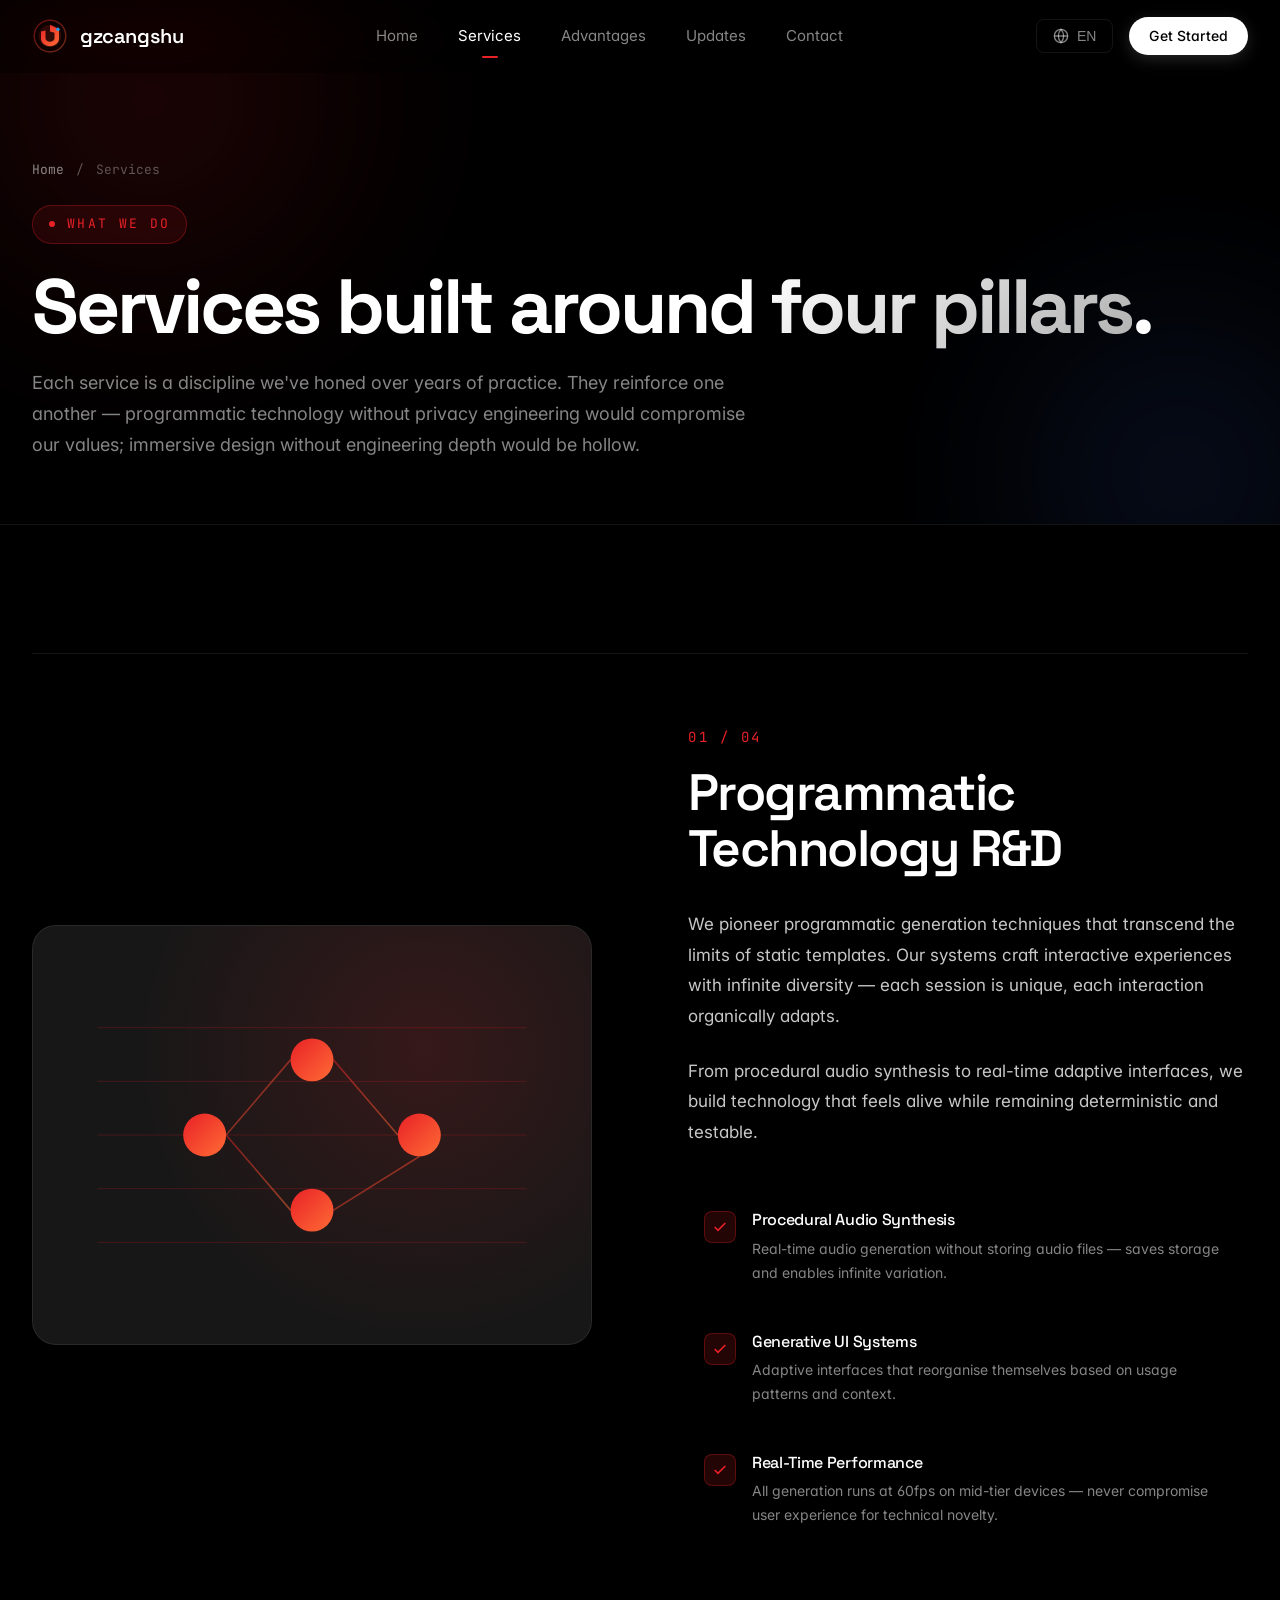
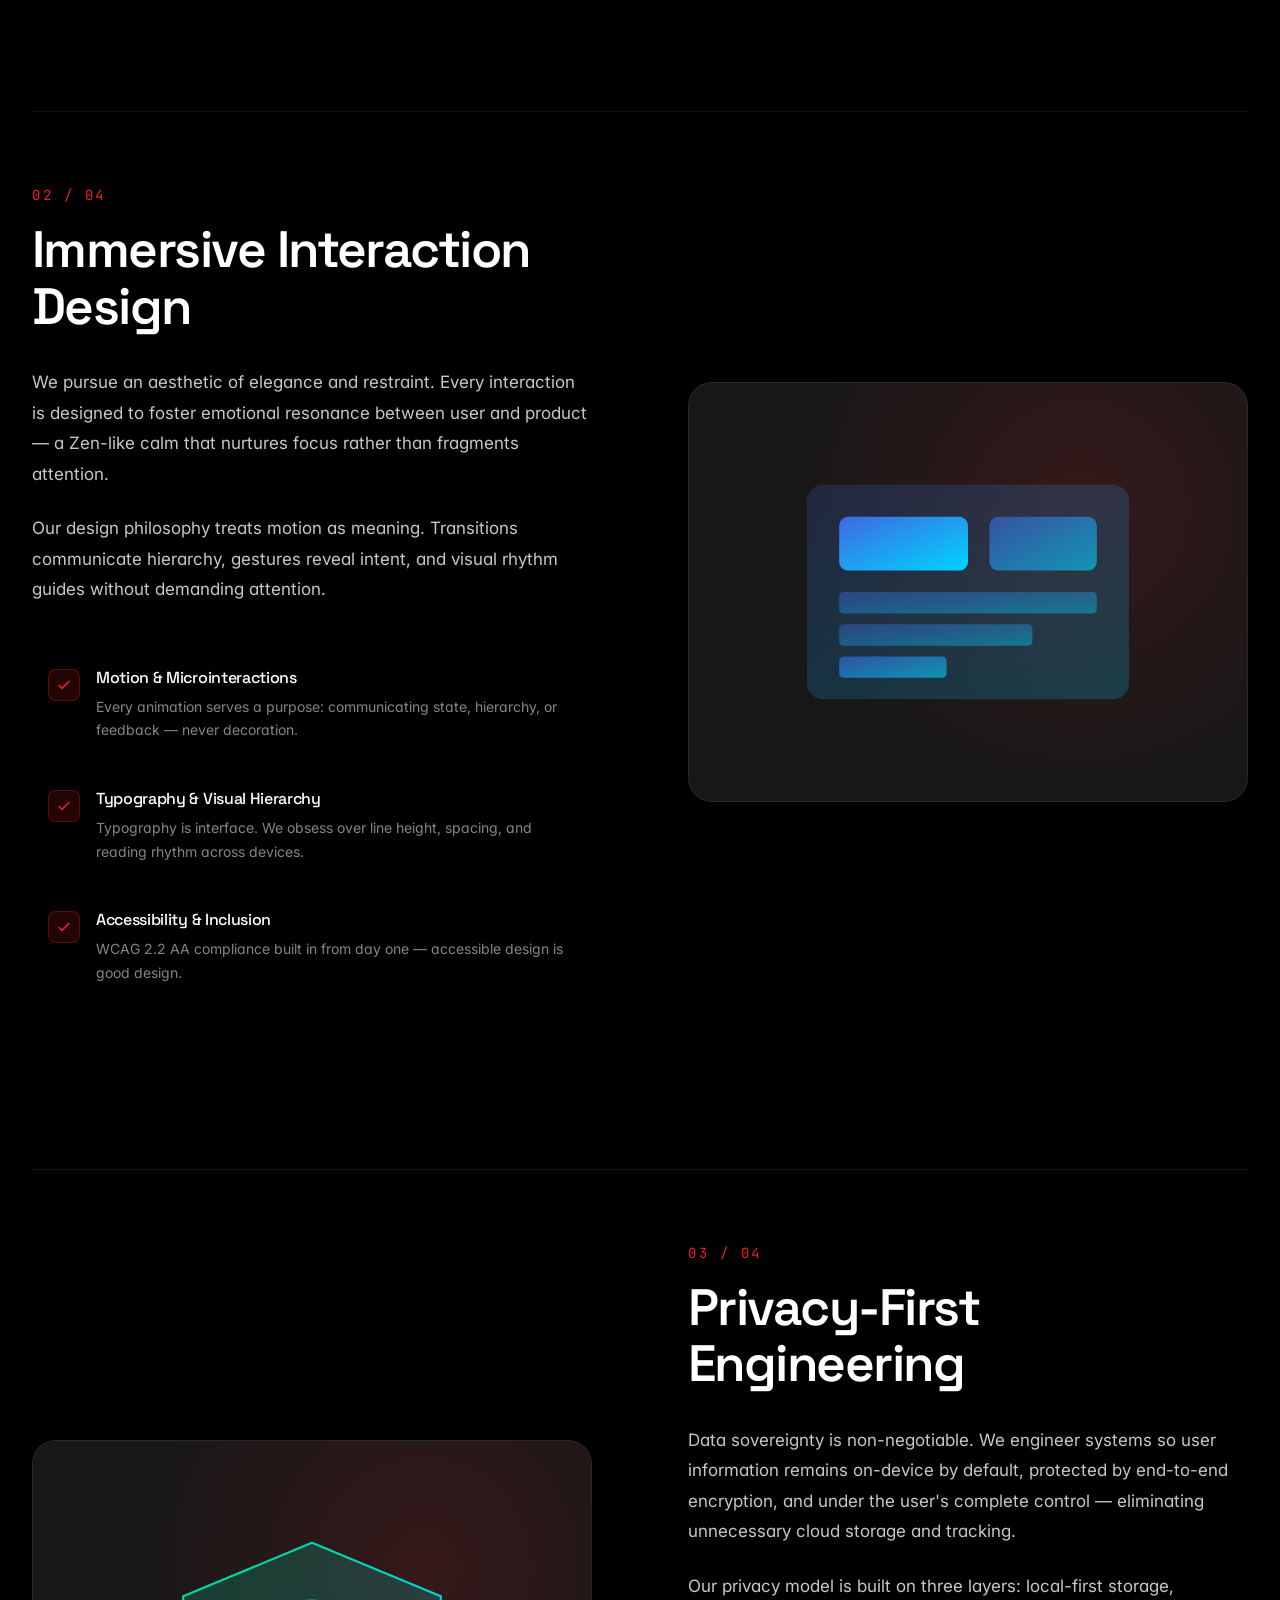
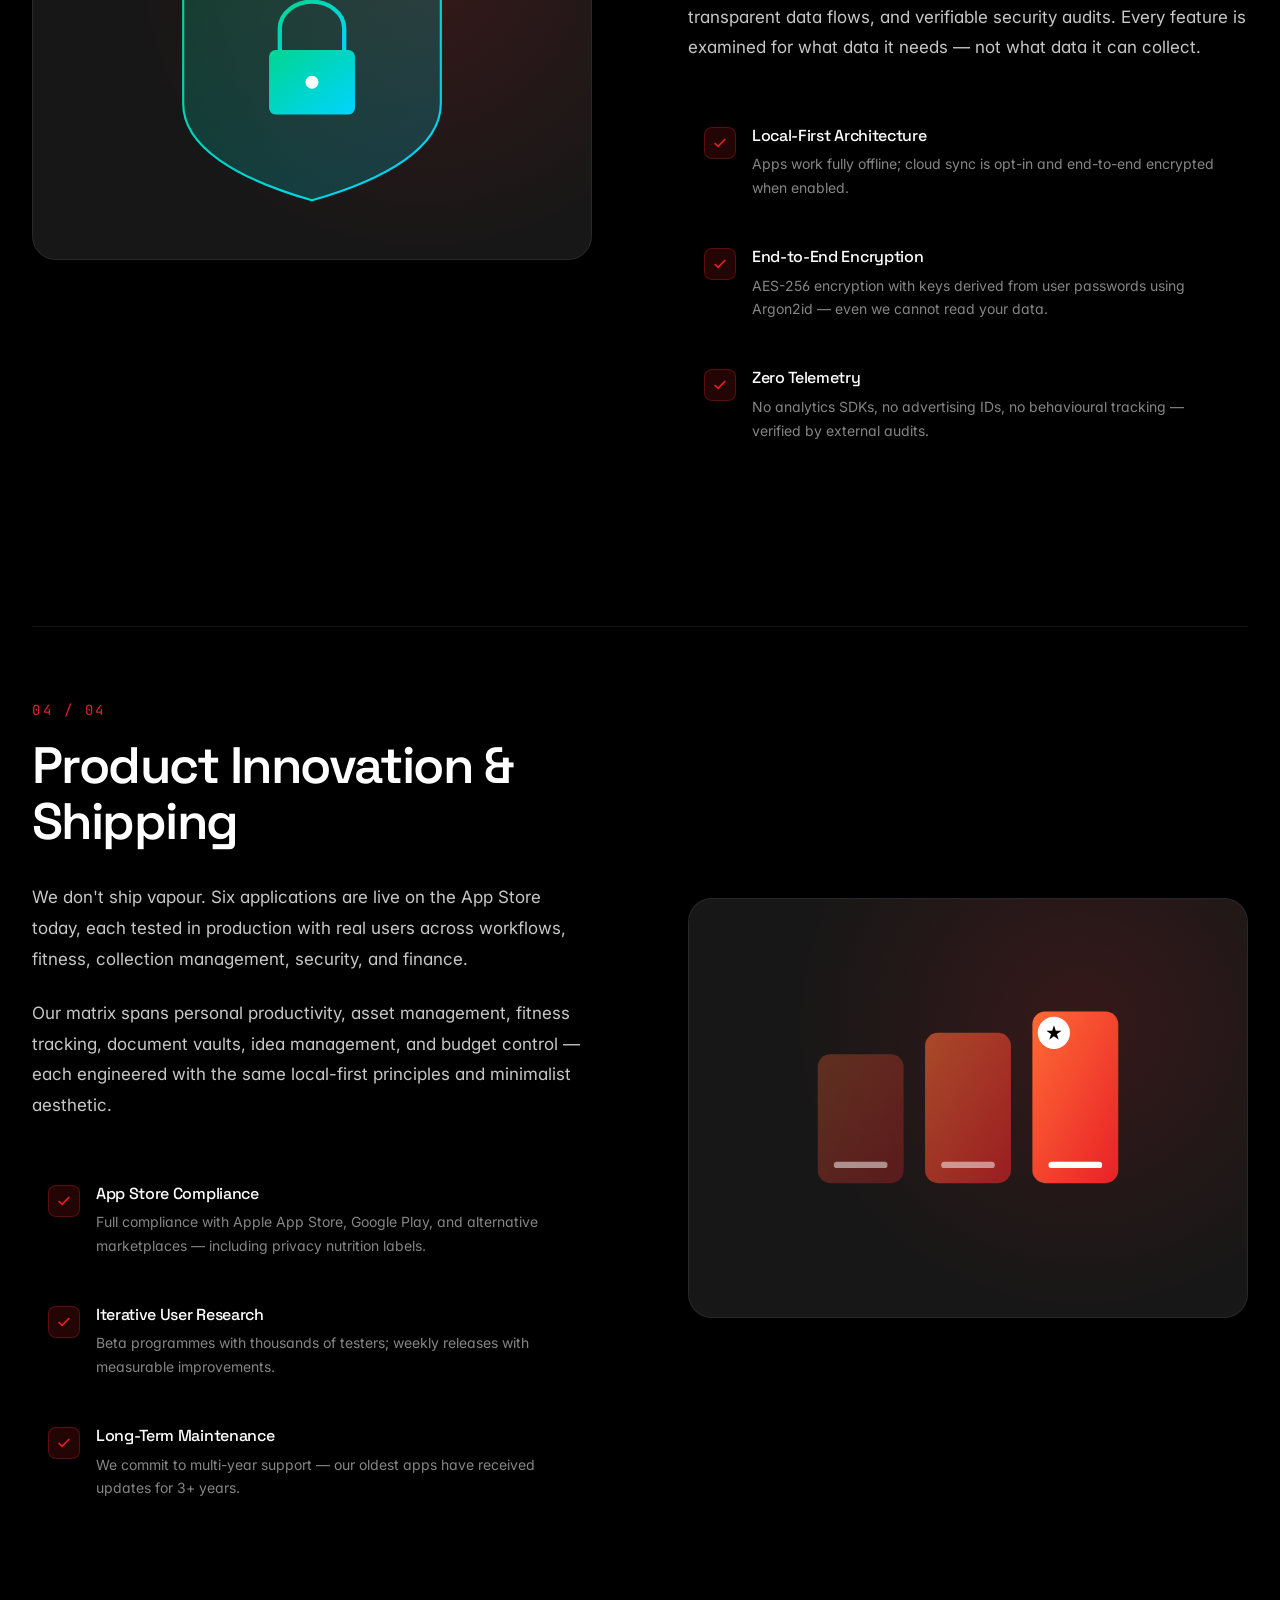
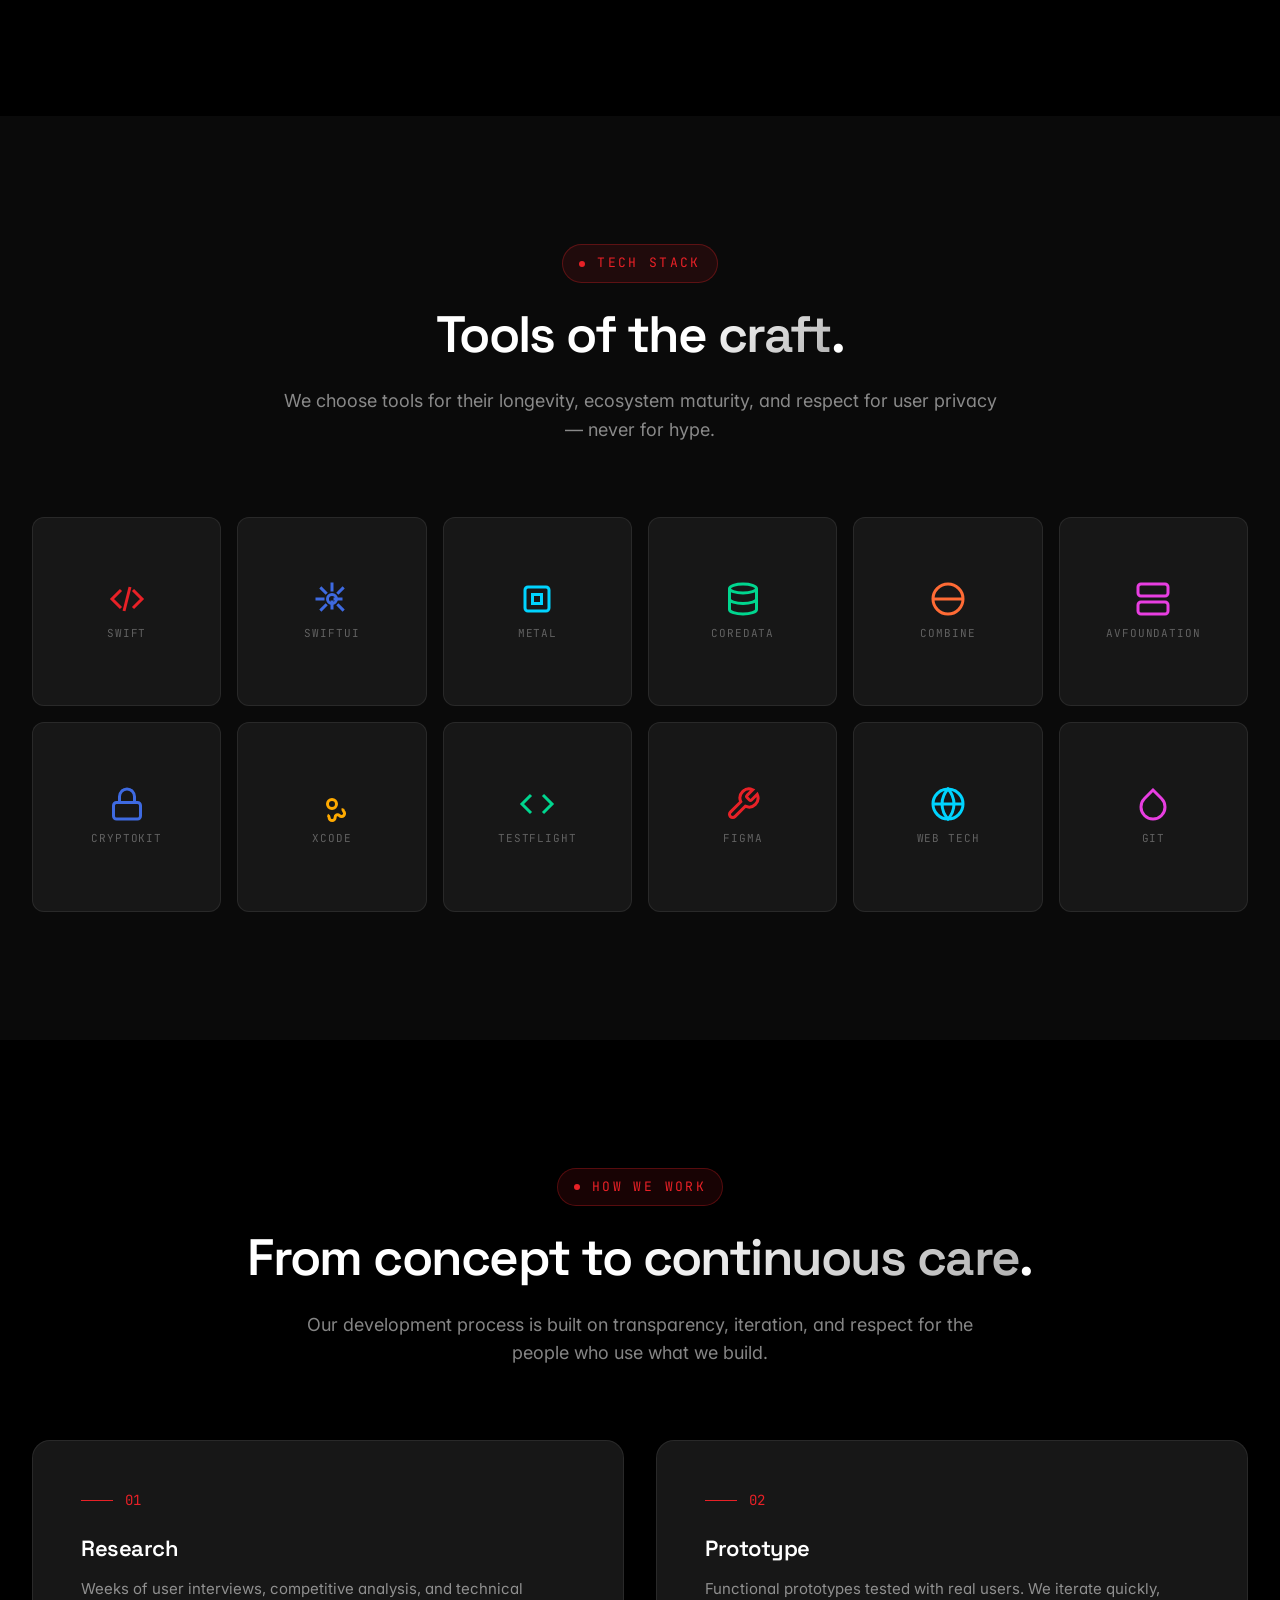
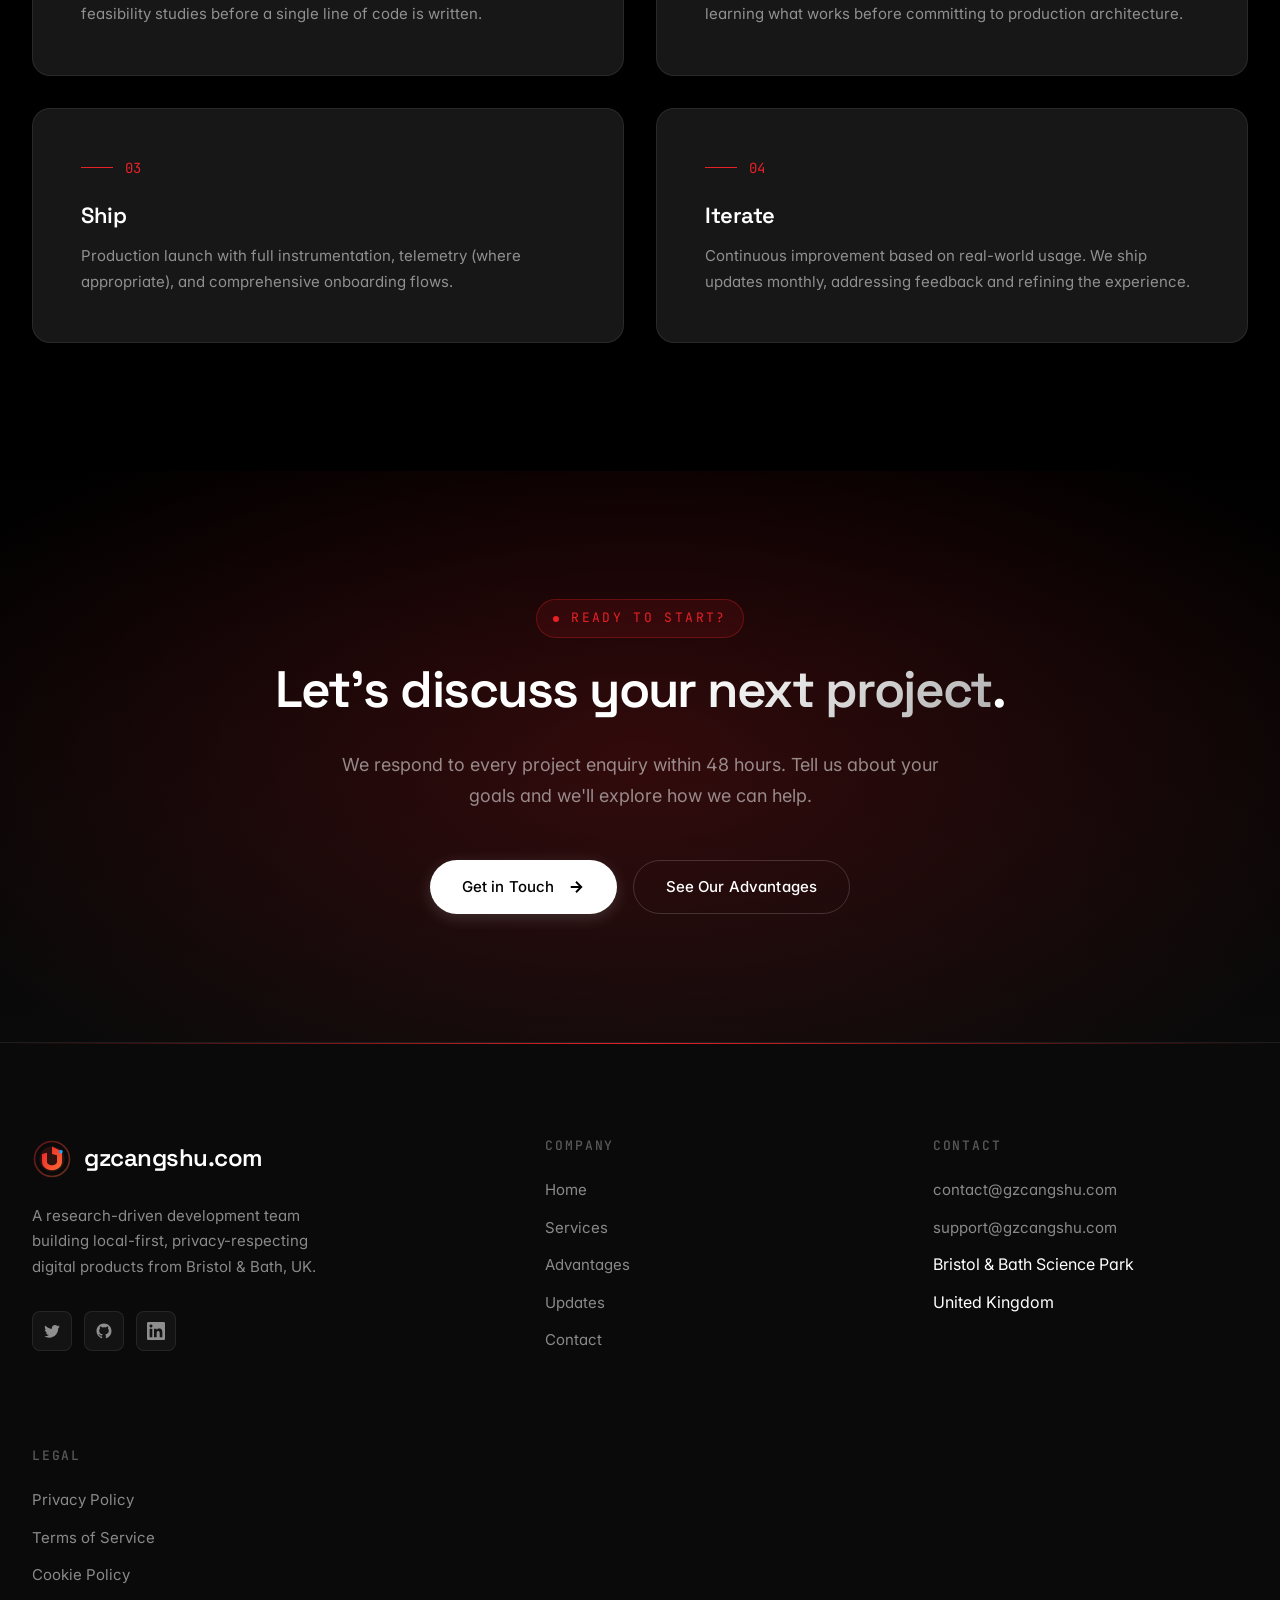
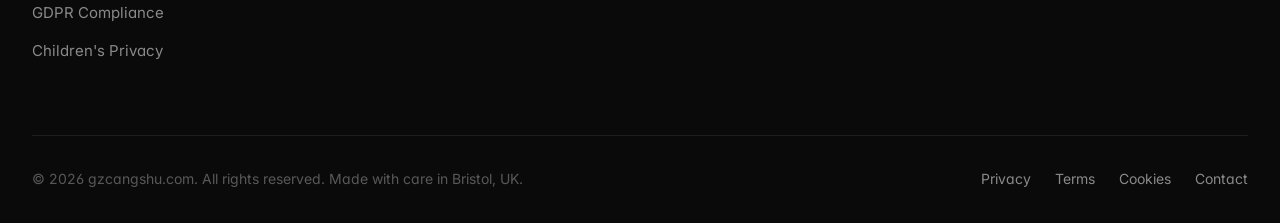
<file: services.html>
<!DOCTYPE html>
<html lang="en" data-theme="dark">
<head>
<meta charset="UTF-8">
<meta name="viewport" content="width=device-width, initial-scale=1.0">
<meta http-equiv="X-UA-Compatible" content="IE=edge">
<title>Services — gzcangshu.com | Programmatic Technology, Immersive Design, Privacy Engineering</title>
<meta name="description" content="Explore the four pillars of our craft: programmatic technology R&D, immersive interaction design, privacy-first engineering, and product innovation. Detailed services for each discipline.">
<meta name="keywords" content="programmatic technology, immersive design, privacy engineering, product innovation, App Store development, local-first software, procedural generation, UK tech services">
<meta name="robots" content="index, follow, max-image-preview:large">
<link rel="canonical" href="https://gzcangshu.com/services.html">

<meta property="og:type" content="website">
<meta property="og:title" content="Services — gzcangshu.com">
<meta property="og:description" content="Explore the four pillars of our craft: programmatic technology R&D, immersive interaction design, privacy-first engineering, and product innovation.">
<meta property="og:url" content="https://gzcangshu.com/services.html">
<meta property="og:image" content="https://gzcangshu.com/images/hero-bg.png">

<link rel="icon" type="image/svg+xml" href="images/favicon.svg">
<link rel="preconnect" href="https://fonts.googleapis.com">
<link rel="preconnect" href="https://fonts.gstatic.com" crossorigin>
<link href="https://fonts.googleapis.com/css2?family=Inter:wght@300;400;500;600;700&family=Space+Grotesk:wght@400;500;600;700&family=JetBrains+Mono:wght@400;500;600&display=swap" rel="stylesheet">
<link rel="stylesheet" href="css/main.css">
<link rel="stylesheet" href="css/animations.css">
<link rel="stylesheet" href="css/responsive.css">
<link rel="stylesheet" href="css/pages.css">

<script type="application/ld+json">
{
    "@context": "https://schema.org",
    "@type": "Service",
    "serviceType": "Software Development and Design",
    "provider": {
        "@type": "Organization",
        "name": "gzcangshu.com",
        "url": "https://gzcangshu.com"
    },
    "areaServed": "Worldwide",
    "hasOfferCatalog": {
        "@type": "OfferCatalog",
        "name": "Software Development Services",
        "itemListElement": [
            {"@type": "Offer", "itemOffered": {"@type": "Service", "name": "Programmatic Technology R&D"}},
            {"@type": "Offer", "itemOffered": {"@type": "Service", "name": "Immersive Interaction Design"}},
            {"@type": "Offer", "itemOffered": {"@type": "Service", "name": "Privacy-First Engineering"}},
            {"@type": "Offer", "itemOffered": {"@type": "Service", "name": "Product Innovation & Shipping"}}
        ]
    }
}
</script>
</head>
<body>

<div class="scroll-progress" style="position:fixed;top:0;left:0;height:2px;background:var(--color-accent);z-index:1001;width:0;transition:width 0.1s ease;"></div>

<header class="site-header">
    <div class="container">
        <div class="nav-wrapper">
            <a href="index.html" class="nav-brand">
                <img src="images/logo.svg" alt="gzcangshu.com" class="logo-mark" width="36" height="36">
                <span>gzcangshu</span>
            </a>
            <nav class="nav-menu" aria-label="Main navigation">
                <a href="index.html" class="nav-link">Home</a>
                <a href="services.html" class="nav-link active">Services</a>
                <a href="advantages.html" class="nav-link">Advantages</a>
                <a href="news.html" class="nav-link">Updates</a>
                <a href="contact.html" class="nav-link">Contact</a>
            </nav>
            <div class="nav-cta">
                <button class="lang-switch" aria-label="Language switch">
                    <svg width="16" height="16" viewBox="0 0 24 24" fill="none" stroke="currentColor" stroke-width="2"><circle cx="12" cy="12" r="10"></circle><line x1="2" y1="12" x2="22" y2="12"></line><path d="M12 2a15.3 15.3 0 0 1 4 10 15.3 15.3 0 0 1-4 10 15.3 15.3 0 0 1-4-10 15.3 15.3 0 0 1 4-10z"></path></svg>
                    <span class="lang-current">EN</span>
                </button>
                <a href="contact.html" class="btn btn-primary" style="padding:0.5rem 1.25rem;font-size:0.875rem;">Get Started</a>
                <button class="mobile-menu-toggle" aria-label="Open menu">
                    <svg width="20" height="20" viewBox="0 0 24 24" fill="none" stroke="currentColor" stroke-width="2"><line x1="3" y1="12" x2="21" y2="12"></line><line x1="3" y1="6" x2="21" y2="6"></line><line x1="3" y1="18" x2="21" y2="18"></line></svg>
                </button>
            </div>
        </div>
    </div>
</header>

<div class="mobile-menu-overlay"></div>
<aside class="mobile-menu">
    <button class="mobile-menu-close" style="position:absolute;top:1.5rem;right:1.5rem;background:transparent;border:1px solid var(--color-border);color:white;width:44px;height:44px;border-radius:8px;cursor:pointer;display:flex;align-items:center;justify-content:center;" aria-label="Close menu">
        <svg width="20" height="20" viewBox="0 0 24 24" fill="none" stroke="currentColor" stroke-width="2"><line x1="18" y1="6" x2="6" y2="18"></line><line x1="6" y1="6" x2="18" y2="18"></line></svg>
    </button>
    <nav style="display:flex;flex-direction:column;gap:1.5rem;margin-top:3rem;">
        <a href="index.html" class="nav-link" style="font-size:1.5rem;color:white;">Home</a>
        <a href="services.html" class="nav-link" style="font-size:1.5rem;color:white;">Services</a>
        <a href="advantages.html" class="nav-link" style="font-size:1.5rem;color:white;">Advantages</a>
        <a href="news.html" class="nav-link" style="font-size:1.5rem;color:white;">Updates</a>
        <a href="contact.html" class="nav-link" style="font-size:1.5rem;color:white;">Contact</a>
    </nav>
</aside>

<main>

<!-- Page Header -->
<section class="page-header">
    <div class="page-header-bg">
        <div class="bg-orb bg-orb-1" style="top:-200px;left:-150px;"></div>
        <div class="bg-orb bg-orb-2" style="bottom:-200px;right:-150px;"></div>
    </div>
    <div class="container">
        <div class="page-header-content">
            <nav class="breadcrumb" aria-label="Breadcrumb">
                <a href="index.html">Home</a>
                <span class="breadcrumb-separator">/</span>
                <span>Services</span>
            </nav>
            <span class="section-eyebrow">What we do</span>
            <h1 class="page-title">Services built around <span class="text-gradient">four pillars</span>.</h1>
            <p class="page-subtitle">
                Each service is a discipline we've honed over years of practice. They reinforce
                one another — programmatic technology without privacy engineering would compromise
                our values; immersive design without engineering depth would be hollow.
            </p>
        </div>
    </div>
</section>

<!-- Service Details Section -->
<section class="section">
    <div class="container">
        <div class="services-list">

            <!-- Service 01 -->
            <div class="service-detail reveal">
                <div class="service-detail-visual">
                    <svg viewBox="0 0 400 300" xmlns="http://www.w3.org/2000/svg">
                        <defs>
                            <linearGradient id="sd1" x1="0" y1="0" x2="1" y2="1">
                                <stop offset="0" stop-color="#e82127"/>
                                <stop offset="1" stop-color="#ff6b35"/>
                            </linearGradient>
                        </defs>
                        <g opacity="0.4">
                            <line x1="0" y1="50" x2="400" y2="50" stroke="#e82127" stroke-width="0.5"/>
                            <line x1="0" y1="100" x2="400" y2="100" stroke="#e82127" stroke-width="0.5"/>
                            <line x1="0" y1="150" x2="400" y2="150" stroke="#e82127" stroke-width="0.5"/>
                            <line x1="0" y1="200" x2="400" y2="200" stroke="#e82127" stroke-width="0.5"/>
                            <line x1="0" y1="250" x2="400" y2="250" stroke="#e82127" stroke-width="0.5"/>
                        </g>
                        <circle cx="100" cy="150" r="20" fill="url(#sd1)"/>
                        <circle cx="200" cy="80" r="20" fill="url(#sd1)"/>
                        <circle cx="300" cy="150" r="20" fill="url(#sd1)"/>
                        <circle cx="200" cy="220" r="20" fill="url(#sd1)"/>
                        <path d="M120 150 L180 80" stroke="url(#sd1)" stroke-width="1.5" opacity="0.5"/>
                        <path d="M220 80 L280 150" stroke="url(#sd1)" stroke-width="1.5" opacity="0.5"/>
                        <path d="M300 170 L220 220" stroke="url(#sd1)" stroke-width="1.5" opacity="0.5"/>
                        <path d="M180 220 L120 150" stroke="url(#sd1)" stroke-width="1.5" opacity="0.5"/>
                    </svg>
                </div>
                <div>
                    <div class="service-detail-number">01 / 04</div>
                    <h2>Programmatic Technology R&D</h2>
                    <p style="font-size:1.0625rem;color:var(--color-text-secondary);line-height:1.8;margin-bottom:1.5rem;">
                        We pioneer programmatic generation techniques that transcend the limits of
                        static templates. Our systems craft interactive experiences with infinite
                        diversity — each session is unique, each interaction organically adapts.
                    </p>
                    <p style="font-size:1.0625rem;color:var(--color-text-secondary);line-height:1.8;">
                        From procedural audio synthesis to real-time adaptive interfaces, we
                        build technology that feels alive while remaining deterministic and
                        testable.
                    </p>
                    <div class="service-detail-features">
                        <div class="service-feature">
                            <div class="service-feature-icon">
                                <svg width="16" height="16" viewBox="0 0 24 24" fill="none" stroke="currentColor" stroke-width="2.5"><polyline points="20 6 9 17 4 12"></polyline></svg>
                            </div>
                            <div>
                                <h4>Procedural Audio Synthesis</h4>
                                <p>Real-time audio generation without storing audio files — saves storage and enables infinite variation.</p>
                            </div>
                        </div>
                        <div class="service-feature">
                            <div class="service-feature-icon">
                                <svg width="16" height="16" viewBox="0 0 24 24" fill="none" stroke="currentColor" stroke-width="2.5"><polyline points="20 6 9 17 4 12"></polyline></svg>
                            </div>
                            <div>
                                <h4>Generative UI Systems</h4>
                                <p>Adaptive interfaces that reorganise themselves based on usage patterns and context.</p>
                            </div>
                        </div>
                        <div class="service-feature">
                            <div class="service-feature-icon">
                                <svg width="16" height="16" viewBox="0 0 24 24" fill="none" stroke="currentColor" stroke-width="2.5"><polyline points="20 6 9 17 4 12"></polyline></svg>
                            </div>
                            <div>
                                <h4>Real-Time Performance</h4>
                                <p>All generation runs at 60fps on mid-tier devices — never compromise user experience for technical novelty.</p>
                            </div>
                        </div>
                    </div>
                </div>
            </div>

            <!-- Service 02 -->
            <div class="service-detail reveal">
                <div class="service-detail-visual">
                    <svg viewBox="0 0 400 300" xmlns="http://www.w3.org/2000/svg">
                        <defs>
                            <linearGradient id="sd2" x1="0" y1="0" x2="1" y2="1">
                                <stop offset="0" stop-color="#3e6ae1"/>
                                <stop offset="1" stop-color="#00d4ff"/>
                            </linearGradient>
                        </defs>
                        <rect x="50" y="50" width="300" height="200" rx="15" fill="url(#sd2)" opacity="0.2"/>
                        <rect x="80" y="80" width="120" height="50" rx="8" fill="url(#sd2)"/>
                        <rect x="220" y="80" width="100" height="50" rx="8" fill="url(#sd2)" opacity="0.6"/>
                        <rect x="80" y="150" width="240" height="20" rx="4" fill="url(#sd2)" opacity="0.4"/>
                        <rect x="80" y="180" width="180" height="20" rx="4" fill="url(#sd2)" opacity="0.4"/>
                        <rect x="80" y="210" width="100" height="20" rx="4" fill="url(#sd2)" opacity="0.6"/>
                    </svg>
                </div>
                <div>
                    <div class="service-detail-number">02 / 04</div>
                    <h2>Immersive Interaction Design</h2>
                    <p style="font-size:1.0625rem;color:var(--color-text-secondary);line-height:1.8;margin-bottom:1.5rem;">
                        We pursue an aesthetic of elegance and restraint. Every interaction is
                        designed to foster emotional resonance between user and product — a
                        Zen-like calm that nurtures focus rather than fragments attention.
                    </p>
                    <p style="font-size:1.0625rem;color:var(--color-text-secondary);line-height:1.8;">
                        Our design philosophy treats motion as meaning. Transitions communicate
                        hierarchy, gestures reveal intent, and visual rhythm guides without
                        demanding attention.
                    </p>
                    <div class="service-detail-features">
                        <div class="service-feature">
                            <div class="service-feature-icon">
                                <svg width="16" height="16" viewBox="0 0 24 24" fill="none" stroke="currentColor" stroke-width="2.5"><polyline points="20 6 9 17 4 12"></polyline></svg>
                            </div>
                            <div>
                                <h4>Motion & Microinteractions</h4>
                                <p>Every animation serves a purpose: communicating state, hierarchy, or feedback — never decoration.</p>
                            </div>
                        </div>
                        <div class="service-feature">
                            <div class="service-feature-icon">
                                <svg width="16" height="16" viewBox="0 0 24 24" fill="none" stroke="currentColor" stroke-width="2.5"><polyline points="20 6 9 17 4 12"></polyline></svg>
                            </div>
                            <div>
                                <h4>Typography & Visual Hierarchy</h4>
                                <p>Typography is interface. We obsess over line height, spacing, and reading rhythm across devices.</p>
                            </div>
                        </div>
                        <div class="service-feature">
                            <div class="service-feature-icon">
                                <svg width="16" height="16" viewBox="0 0 24 24" fill="none" stroke="currentColor" stroke-width="2.5"><polyline points="20 6 9 17 4 12"></polyline></svg>
                            </div>
                            <div>
                                <h4>Accessibility & Inclusion</h4>
                                <p>WCAG 2.2 AA compliance built in from day one — accessible design is good design.</p>
                            </div>
                        </div>
                    </div>
                </div>
            </div>

            <!-- Service 03 -->
            <div class="service-detail reveal">
                <div class="service-detail-visual">
                    <svg viewBox="0 0 400 300" xmlns="http://www.w3.org/2000/svg">
                        <defs>
                            <linearGradient id="sd3" x1="0" y1="0" x2="1" y2="1">
                                <stop offset="0" stop-color="#00d68f"/>
                                <stop offset="1" stop-color="#00d4ff"/>
                            </linearGradient>
                        </defs>
                        <path d="M200 50 L320 100 L320 200 C320 240 270 270 200 290 C130 270 80 240 80 200 L80 100 Z" fill="url(#sd3)" opacity="0.2"/>
                        <path d="M200 50 L320 100 L320 200 C320 240 270 270 200 290 C130 270 80 240 80 200 L80 100 Z" fill="none" stroke="url(#sd3)" stroke-width="2"/>
                        <rect x="160" y="150" width="80" height="60" rx="6" fill="url(#sd3)"/>
                        <path d="M170 150 L170 130 C170 115 185 105 200 105 C215 105 230 115 230 130 L230 150" fill="none" stroke="url(#sd3)" stroke-width="4"/>
                        <circle cx="200" cy="180" r="6" fill="white"/>
                    </svg>
                </div>
                <div>
                    <div class="service-detail-number">03 / 04</div>
                    <h2>Privacy-First Engineering</h2>
                    <p style="font-size:1.0625rem;color:var(--color-text-secondary);line-height:1.8;margin-bottom:1.5rem;">
                        Data sovereignty is non-negotiable. We engineer systems so user information
                        remains on-device by default, protected by end-to-end encryption, and under
                        the user's complete control — eliminating unnecessary cloud storage and tracking.
                    </p>
                    <p style="font-size:1.0625rem;color:var(--color-text-secondary);line-height:1.8;">
                        Our privacy model is built on three layers: local-first storage, transparent
                        data flows, and verifiable security audits. Every feature is examined for
                        what data it needs — not what data it can collect.
                    </p>
                    <div class="service-detail-features">
                        <div class="service-feature">
                            <div class="service-feature-icon">
                                <svg width="16" height="16" viewBox="0 0 24 24" fill="none" stroke="currentColor" stroke-width="2.5"><polyline points="20 6 9 17 4 12"></polyline></svg>
                            </div>
                            <div>
                                <h4>Local-First Architecture</h4>
                                <p>Apps work fully offline; cloud sync is opt-in and end-to-end encrypted when enabled.</p>
                            </div>
                        </div>
                        <div class="service-feature">
                            <div class="service-feature-icon">
                                <svg width="16" height="16" viewBox="0 0 24 24" fill="none" stroke="currentColor" stroke-width="2.5"><polyline points="20 6 9 17 4 12"></polyline></svg>
                            </div>
                            <div>
                                <h4>End-to-End Encryption</h4>
                                <p>AES-256 encryption with keys derived from user passwords using Argon2id — even we cannot read your data.</p>
                            </div>
                        </div>
                        <div class="service-feature">
                            <div class="service-feature-icon">
                                <svg width="16" height="16" viewBox="0 0 24 24" fill="none" stroke="currentColor" stroke-width="2.5"><polyline points="20 6 9 17 4 12"></polyline></svg>
                            </div>
                            <div>
                                <h4>Zero Telemetry</h4>
                                <p>No analytics SDKs, no advertising IDs, no behavioural tracking — verified by external audits.</p>
                            </div>
                        </div>
                    </div>
                </div>
            </div>

            <!-- Service 04 -->
            <div class="service-detail reveal">
                <div class="service-detail-visual">
                    <svg viewBox="0 0 400 300" xmlns="http://www.w3.org/2000/svg">
                        <defs>
                            <linearGradient id="sd4" x1="0" y1="0" x2="1" y2="1">
                                <stop offset="0" stop-color="#ff6b35"/>
                                <stop offset="1" stop-color="#e82127"/>
                            </linearGradient>
                        </defs>
                        <rect x="60" y="100" width="80" height="120" rx="12" fill="url(#sd4)" opacity="0.3"/>
                        <rect x="160" y="80" width="80" height="140" rx="12" fill="url(#sd4)" opacity="0.6"/>
                        <rect x="260" y="60" width="80" height="160" rx="12" fill="url(#sd4)"/>
                        <rect x="75" y="200" width="50" height="6" rx="3" fill="white" opacity="0.5"/>
                        <rect x="175" y="200" width="50" height="6" rx="3" fill="white" opacity="0.5"/>
                        <rect x="275" y="200" width="50" height="6" rx="3" fill="white"/>
                        <circle cx="280" cy="80" r="15" fill="white"/>
                        <text x="280" y="86" text-anchor="middle" fill="black" font-family="Space Grotesk" font-size="16" font-weight="700">★</text>
                    </svg>
                </div>
                <div>
                    <div class="service-detail-number">04 / 04</div>
                    <h2>Product Innovation & Shipping</h2>
                    <p style="font-size:1.0625rem;color:var(--color-text-secondary);line-height:1.8;margin-bottom:1.5rem;">
                        We don't ship vapour. Six applications are live on the App Store today,
                        each tested in production with real users across workflows, fitness,
                        collection management, security, and finance.
                    </p>
                    <p style="font-size:1.0625rem;color:var(--color-text-secondary);line-height:1.8;">
                        Our matrix spans personal productivity, asset management, fitness tracking,
                        document vaults, idea management, and budget control — each engineered
                        with the same local-first principles and minimalist aesthetic.
                    </p>
                    <div class="service-detail-features">
                        <div class="service-feature">
                            <div class="service-feature-icon">
                                <svg width="16" height="16" viewBox="0 0 24 24" fill="none" stroke="currentColor" stroke-width="2.5"><polyline points="20 6 9 17 4 12"></polyline></svg>
                            </div>
                            <div>
                                <h4>App Store Compliance</h4>
                                <p>Full compliance with Apple App Store, Google Play, and alternative marketplaces — including privacy nutrition labels.</p>
                            </div>
                        </div>
                        <div class="service-feature">
                            <div class="service-feature-icon">
                                <svg width="16" height="16" viewBox="0 0 24 24" fill="none" stroke="currentColor" stroke-width="2.5"><polyline points="20 6 9 17 4 12"></polyline></svg>
                            </div>
                            <div>
                                <h4>Iterative User Research</h4>
                                <p>Beta programmes with thousands of testers; weekly releases with measurable improvements.</p>
                            </div>
                        </div>
                        <div class="service-feature">
                            <div class="service-feature-icon">
                                <svg width="16" height="16" viewBox="0 0 24 24" fill="none" stroke="currentColor" stroke-width="2.5"><polyline points="20 6 9 17 4 12"></polyline></svg>
                            </div>
                            <div>
                                <h4>Long-Term Maintenance</h4>
                                <p>We commit to multi-year support — our oldest apps have received updates for 3+ years.</p>
                            </div>
                        </div>
                    </div>
                </div>
            </div>
        </div>
    </div>
</section>

<!-- Tech Stack -->
<section class="section" style="background:var(--color-bg-secondary);">
    <div class="container">
        <div class="section-header reveal text-center">
            <span class="section-eyebrow">Tech stack</span>
            <h2 class="section-title">Tools of the <span class="text-gradient">craft</span>.</h2>
            <p class="section-subtitle" style="margin-left:auto;margin-right:auto;">We choose tools for their longevity, ecosystem maturity, and respect for user privacy — never for hype.</p>
        </div>

        <div class="tech-grid reveal">
            <div class="tech-item"><svg width="36" height="36" viewBox="0 0 24 24" fill="none" stroke="#e82127" stroke-width="2"><polyline points="16 18 22 12 16 6"></polyline><polyline points="8 6 2 12 8 18"></polyline><line x1="14" y1="4" x2="10" y2="20"></line></svg><div class="tech-item-name">Swift</div></div>
            <div class="tech-item"><svg width="36" height="36" viewBox="0 0 24 24" fill="none" stroke="#3e6ae1" stroke-width="2"><circle cx="12" cy="12" r="3"></circle><path d="M12 1v6m0 6v6M4.22 4.22l4.24 4.24m7.08 7.08l4.24 4.24M1 12h6m6 0h6M4.22 19.78l4.24-4.24m7.08-7.08l4.24-4.24"></path></svg><div class="tech-item-name">SwiftUI</div></div>
            <div class="tech-item"><svg width="36" height="36" viewBox="0 0 24 24" fill="none" stroke="#00d4ff" stroke-width="2"><rect x="4" y="4" width="16" height="16" rx="2" ry="2"></rect><rect x="9" y="9" width="6" height="6"></rect></svg><div class="tech-item-name">Metal</div></div>
            <div class="tech-item"><svg width="36" height="36" viewBox="0 0 24 24" fill="none" stroke="#00d68f" stroke-width="2"><ellipse cx="12" cy="5" rx="9" ry="3"></ellipse><path d="M21 12c0 1.66-4 3-9 3s-9-1.34-9-3"></path><path d="M3 5v14c0 1.66 4 3 9 3s9-1.34 9-3V5"></path></svg><div class="tech-item-name">CoreData</div></div>
            <div class="tech-item"><svg width="36" height="36" viewBox="0 0 24 24" fill="none" stroke="#ff6b35" stroke-width="2"><circle cx="12" cy="12" r="10"></circle><line x1="2" y1="12" x2="22" y2="12"></line></svg><div class="tech-item-name">Combine</div></div>
            <div class="tech-item"><svg width="36" height="36" viewBox="0 0 24 24" fill="none" stroke="#e83ee1" stroke-width="2"><rect x="2" y="2" width="20" height="8" rx="2" ry="2"></rect><rect x="2" y="14" width="20" height="8" rx="2" ry="2"></rect></svg><div class="tech-item-name">AVFoundation</div></div>
            <div class="tech-item"><svg width="36" height="36" viewBox="0 0 24 24" fill="none" stroke="#3e6ae1" stroke-width="2"><rect x="3" y="11" width="18" height="11" rx="2" ry="2"></rect><path d="M7 11V7a5 5 0 0 1 10 0v4"></path></svg><div class="tech-item-name">CryptoKit</div></div>
            <div class="tech-item"><svg width="36" height="36" viewBox="0 0 24 24" fill="none" stroke="#ffaa00" stroke-width="2"><circle cx="12" cy="12" r="3"></circle><path d="M19.4 15a1.65 1.65 0 0 0 .33 1.82l.06.06a2 2 0 0 1 0 2.83 2 2 0 0 1-2.83 0l-.06-.06a1.65 1.65 0 0 0-1.82-.33 1.65 1.65 0 0 0-1 1.51V21a2 2 0 0 1-2 2 2 2 0 0 1-2-2v-.09A1.65 1.65 0 0 0 9 19.4"></path></svg><div class="tech-item-name">Xcode</div></div>
            <div class="tech-item"><svg width="36" height="36" viewBox="0 0 24 24" fill="none" stroke="#00d68f" stroke-width="2"><polyline points="16 18 22 12 16 6"></polyline><polyline points="8 6 2 12 8 18"></polyline></svg><div class="tech-item-name">TestFlight</div></div>
            <div class="tech-item"><svg width="36" height="36" viewBox="0 0 24 24" fill="none" stroke="#e82127" stroke-width="2"><path d="M14.7 6.3a1 1 0 0 0 0 1.4l1.6 1.6a1 1 0 0 0 1.4 0l3.77-3.77a6 6 0 0 1-7.94 7.94l-6.91 6.91a2.12 2.12 0 0 1-3-3l6.91-6.91a6 6 0 0 1 7.94-7.94l-3.76 3.76z"></path></svg><div class="tech-item-name">Figma</div></div>
            <div class="tech-item"><svg width="36" height="36" viewBox="0 0 24 24" fill="none" stroke="#00d4ff" stroke-width="2"><circle cx="12" cy="12" r="10"></circle><path d="M2 12h20M12 2a15.3 15.3 0 0 1 4 10 15.3 15.3 0 0 1-4 10 15.3 15.3 0 0 1-4-10 15.3 15.3 0 0 1 4-10z"></path></svg><div class="tech-item-name">Web Tech</div></div>
            <div class="tech-item"><svg width="36" height="36" viewBox="0 0 24 24" fill="none" stroke="#e83ee1" stroke-width="2"><path d="M12 2.69l5.66 5.66a8 8 0 1 1-11.31 0z"></path></svg><div class="tech-item-name">Git</div></div>
        </div>
    </div>
</section>

<!-- Process -->
<section class="section">
    <div class="container">
        <div class="section-header reveal text-center">
            <span class="section-eyebrow">How we work</span>
            <h2 class="section-title">From concept to <span class="text-gradient">continuous care</span>.</h2>
            <p class="section-subtitle" style="margin-left:auto;margin-right:auto;">Our development process is built on transparency, iteration, and respect for the people who use what we build.</p>
        </div>

        <div class="grid grid-4 reveal" style="margin-top:3rem;">
            <div class="card">
                <div class="service-number">01</div>
                <h3 class="card-title">Research</h3>
                <p class="card-description">Weeks of user interviews, competitive analysis, and technical feasibility studies before a single line of code is written.</p>
            </div>
            <div class="card">
                <div class="service-number">02</div>
                <h3 class="card-title">Prototype</h3>
                <p class="card-description">Functional prototypes tested with real users. We iterate quickly, learning what works before committing to production architecture.</p>
            </div>
            <div class="card">
                <div class="service-number">03</div>
                <h3 class="card-title">Ship</h3>
                <p class="card-description">Production launch with full instrumentation, telemetry (where appropriate), and comprehensive onboarding flows.</p>
            </div>
            <div class="card">
                <div class="service-number">04</div>
                <h3 class="card-title">Iterate</h3>
                <p class="card-description">Continuous improvement based on real-world usage. We ship updates monthly, addressing feedback and refining the experience.</p>
            </div>
        </div>
    </div>
</section>

<!-- CTA -->
<section class="cta-section">
    <div class="container">
        <div class="cta-wrapper reveal">
            <span class="section-eyebrow">Ready to start?</span>
            <h2 class="cta-title">Let's discuss your <span class="text-gradient">next project</span>.</h2>
            <p class="cta-subtitle">We respond to every project enquiry within 48 hours. Tell us about your goals and we'll explore how we can help.</p>
            <div class="cta-actions">
                <a href="contact.html" class="btn btn-primary">Get in Touch <svg class="btn-arrow" width="18" height="18" viewBox="0 0 24 24" fill="none" stroke="currentColor" stroke-width="2.5"><line x1="5" y1="12" x2="19" y2="12"></line><polyline points="12 5 19 12 12 19"></polyline></svg></a>
                <a href="advantages.html" class="btn btn-outline">See Our Advantages</a>
            </div>
        </div>
    </div>
</section>

</main>

<!-- Footer -->
<footer class="site-footer">
    <div class="container">
        <div class="footer-grid">
            <div class="footer-brand">
                <div style="display:flex;align-items:center;gap:0.75rem;margin-bottom:0.5rem;">
                    <img src="images/logo.svg" alt="gzcangshu.com" width="40" height="40">
                    <span class="brand-name">gzcangshu.com</span>
                </div>
                <p>A research-driven development team building local-first, privacy-respecting digital products from Bristol & Bath, UK.</p>
                <div class="footer-social">
                    <a href="https://twitter.com/gzcangshu" aria-label="Twitter"><svg viewBox="0 0 24 24" fill="currentColor"><path d="M22.46 6c-.77.35-1.6.58-2.46.69.88-.53 1.56-1.37 1.88-2.38-.83.5-1.75.85-2.72 1.05C18.37 4.5 17.26 4 16 4c-2.35 0-4.27 1.92-4.27 4.29 0 .34.04.67.11.98C8.28 9.09 5.11 7.38 3 4.79c-.37.63-.58 1.37-.58 2.15 0 1.49.75 2.81 1.91 3.56-.71 0-1.37-.2-1.95-.5v.03c0 2.08 1.48 3.82 3.44 4.21a4.22 4.22 0 0 1-1.93.07 4.28 4.28 0 0 0 4 2.98 8.521 8.521 0 0 1-5.33 1.84c-.34 0-.68-.02-1.02-.06C3.44 20.29 5.7 21 8.12 21 16 21 20.33 14.46 20.33 8.79c0-.19 0-.37-.01-.56.84-.6 1.56-1.36 2.14-2.23z"/></svg></a>
                    <a href="https://github.com/gzcangshu" aria-label="GitHub"><svg viewBox="0 0 24 24" fill="currentColor"><path d="M12 2C6.477 2 2 6.484 2 12.017c0 4.425 2.865 8.18 6.839 9.504.5.092.682-.217.682-.483 0-.237-.008-.868-.013-1.703-2.782.605-3.369-1.343-3.369-1.343-.454-1.158-1.11-1.466-1.11-1.466-.908-.62.069-.608.069-.608 1.003.07 1.531 1.032 1.531 1.032.892 1.53 2.341 1.088 2.91.832.092-.647.35-1.088.636-1.338-2.22-.253-4.555-1.113-4.555-4.951 0-1.093.39-1.988 1.029-2.688-.103-.253-.446-1.272.098-2.65 0 0 .84-.27 2.75 1.026A9.564 9.564 0 0 1 12 6.844c.85.004 1.705.115 2.504.337 1.909-1.296 2.747-1.027 2.747-1.027.546 1.379.202 2.398.1 2.651.64.7 1.028 1.595 1.028 2.688 0 3.848-2.339 4.695-4.566 4.943.359.309.678.92.678 1.855 0 1.338-.012 2.419-.012 2.747 0 .268.18.58.688.482A10.019 10.019 0 0 0 22 12.017C22 6.484 17.522 2 12 2z"/></svg></a>
                    <a href="https://linkedin.com/company/gzcangshu" aria-label="LinkedIn"><svg viewBox="0 0 24 24" fill="currentColor"><path d="M20.447 20.452h-3.554v-5.569c0-1.328-.027-3.037-1.852-3.037-1.853 0-2.136 1.445-2.136 2.939v5.667H9.351V9h3.414v1.561h.046c.477-.9 1.637-1.85 3.37-1.85 3.601 0 4.267 2.37 4.267 5.455v6.286zM5.337 7.433c-1.144 0-2.063-.926-2.063-2.065 0-1.138.92-2.063 2.063-2.063 1.14 0 2.064.925 2.064 2.063 0 1.139-.925 2.065-2.064 2.065zm1.782 13.019H3.555V9h3.564v11.452zM22.225 0H1.771C.792 0 0 .774 0 1.729v20.542C0 23.227.792 24 1.771 24h20.451C23.2 24 24 23.227 24 22.271V1.729C24 .774 23.2 0 22.222 0h.003z"/></svg></a>
                </div>
            </div>
            <div class="footer-col"><h4>Company</h4><ul><li><a href="index.html">Home</a></li><li><a href="services.html">Services</a></li><li><a href="advantages.html">Advantages</a></li><li><a href="news.html">Updates</a></li><li><a href="contact.html">Contact</a></li></ul></div>
            <div class="footer-col"><h4>Contact</h4><ul><li><a href="mailto:contact@gzcangshu.com">contact@gzcangshu.com</a></li><li><a href="mailto:support@gzcangshu.com">support@gzcangshu.com</a></li><li>Bristol & Bath Science Park</li><li>United Kingdom</li></ul></div>
            <div class="footer-col"><h4>Legal</h4><ul><li><a href="privacy.html">Privacy Policy</a></li><li><a href="terms.html">Terms of Service</a></li><li><a href="privacy.html#cookies">Cookie Policy</a></li><li><a href="privacy.html#gdpr">GDPR Compliance</a></li><li><a href="privacy.html#children">Children's Privacy</a></li></ul></div>
        </div>
        <div class="footer-bottom">
            <div class="footer-copyright">© <span data-year>2026</span> gzcangshu.com. All rights reserved. Made with care in Bristol, UK.</div>
            <div class="footer-legal"><a href="privacy.html">Privacy</a><a href="terms.html">Terms</a><a href="privacy.html#cookies">Cookies</a><a href="contact.html">Contact</a></div>
        </div>
    </div>
</footer>

<button class="scroll-to-top" aria-label="Scroll to top" style="position:fixed;bottom:2rem;right:2rem;width:48px;height:48px;border-radius:50%;background:var(--color-accent);color:white;border:none;cursor:pointer;display:flex;align-items:center;justify-content:center;opacity:0;pointer-events:none;transition:all 0.3s ease;z-index:100;box-shadow:0 8px 24px var(--color-accent-glow);">
    <svg width="20" height="20" viewBox="0 0 24 24" fill="none" stroke="currentColor" stroke-width="2.5"><line x1="12" y1="19" x2="12" y2="5"></line><polyline points="5 12 12 5 19 12"></polyline></svg>
</button>

<script src="js/main.js"></script>
<script src="js/animations.js"></script>
<script src="js/interactions.js"></script>
</body>
</html>
</file>
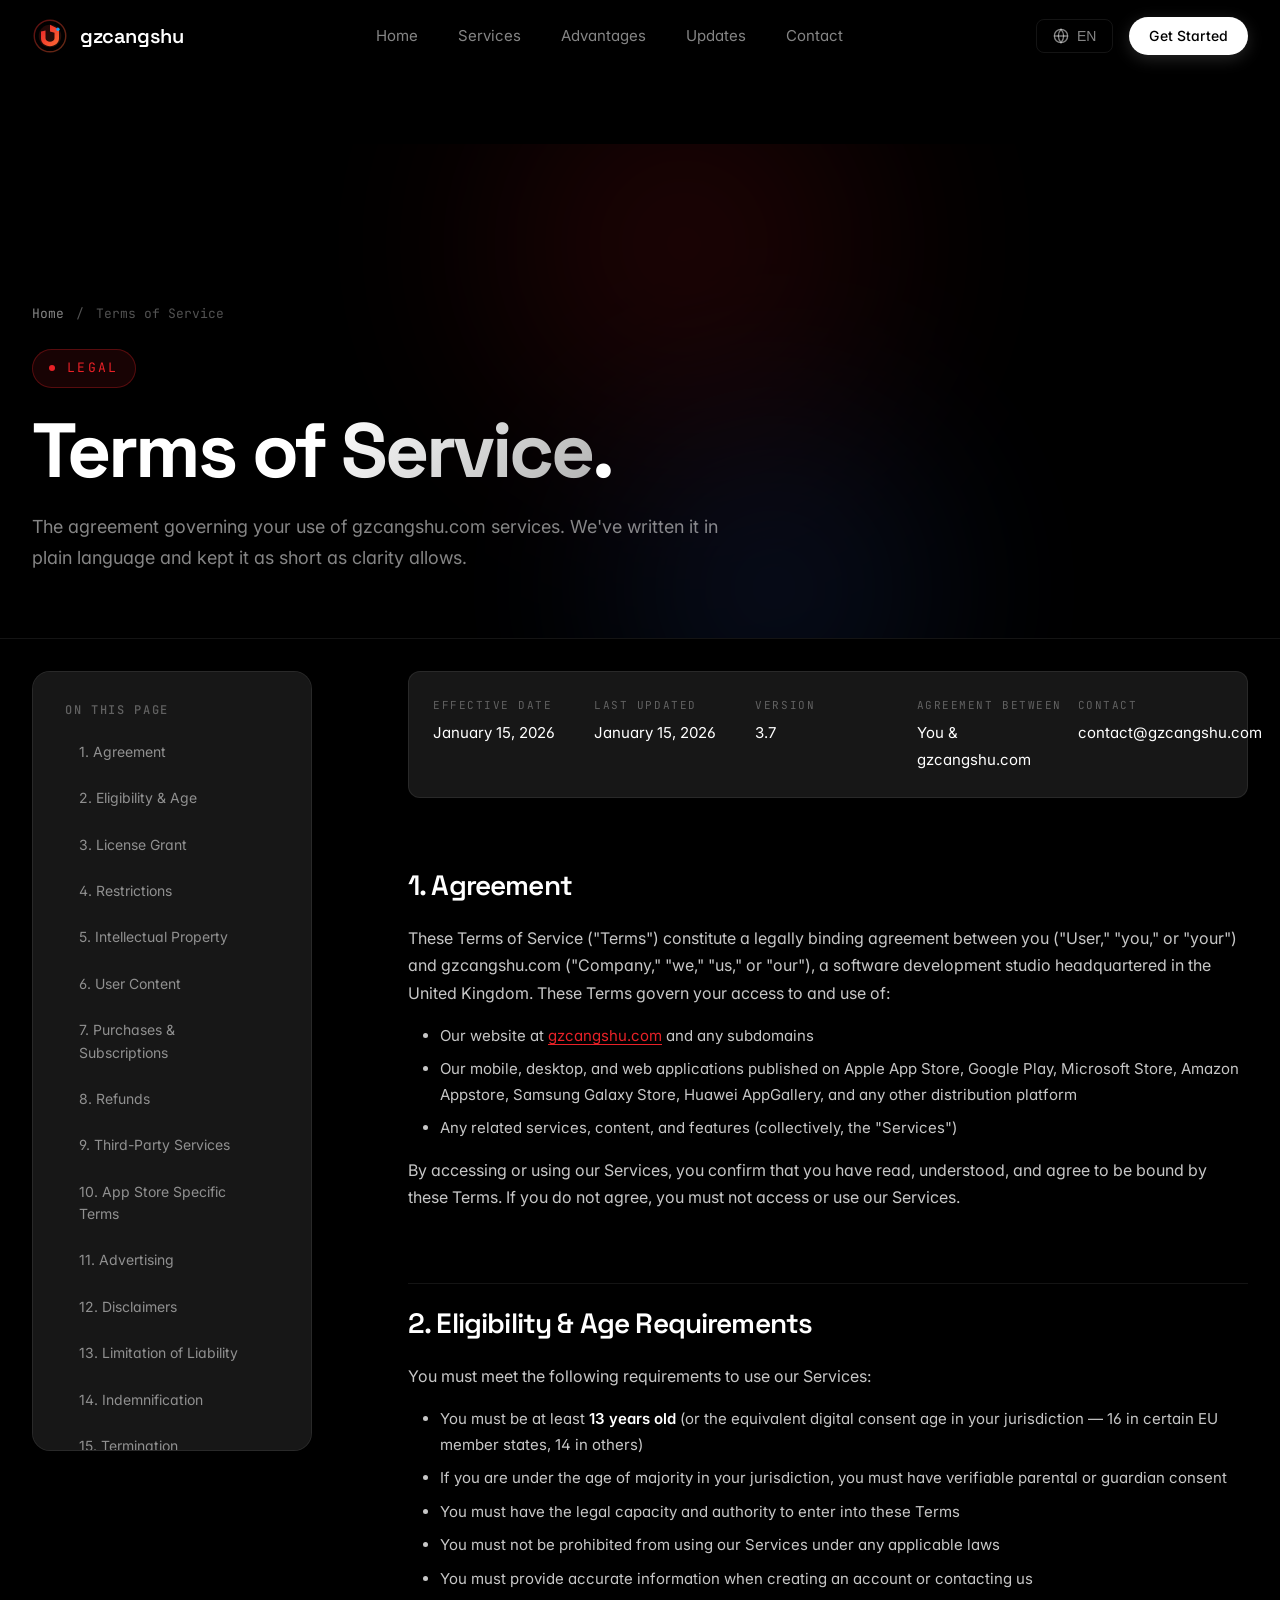
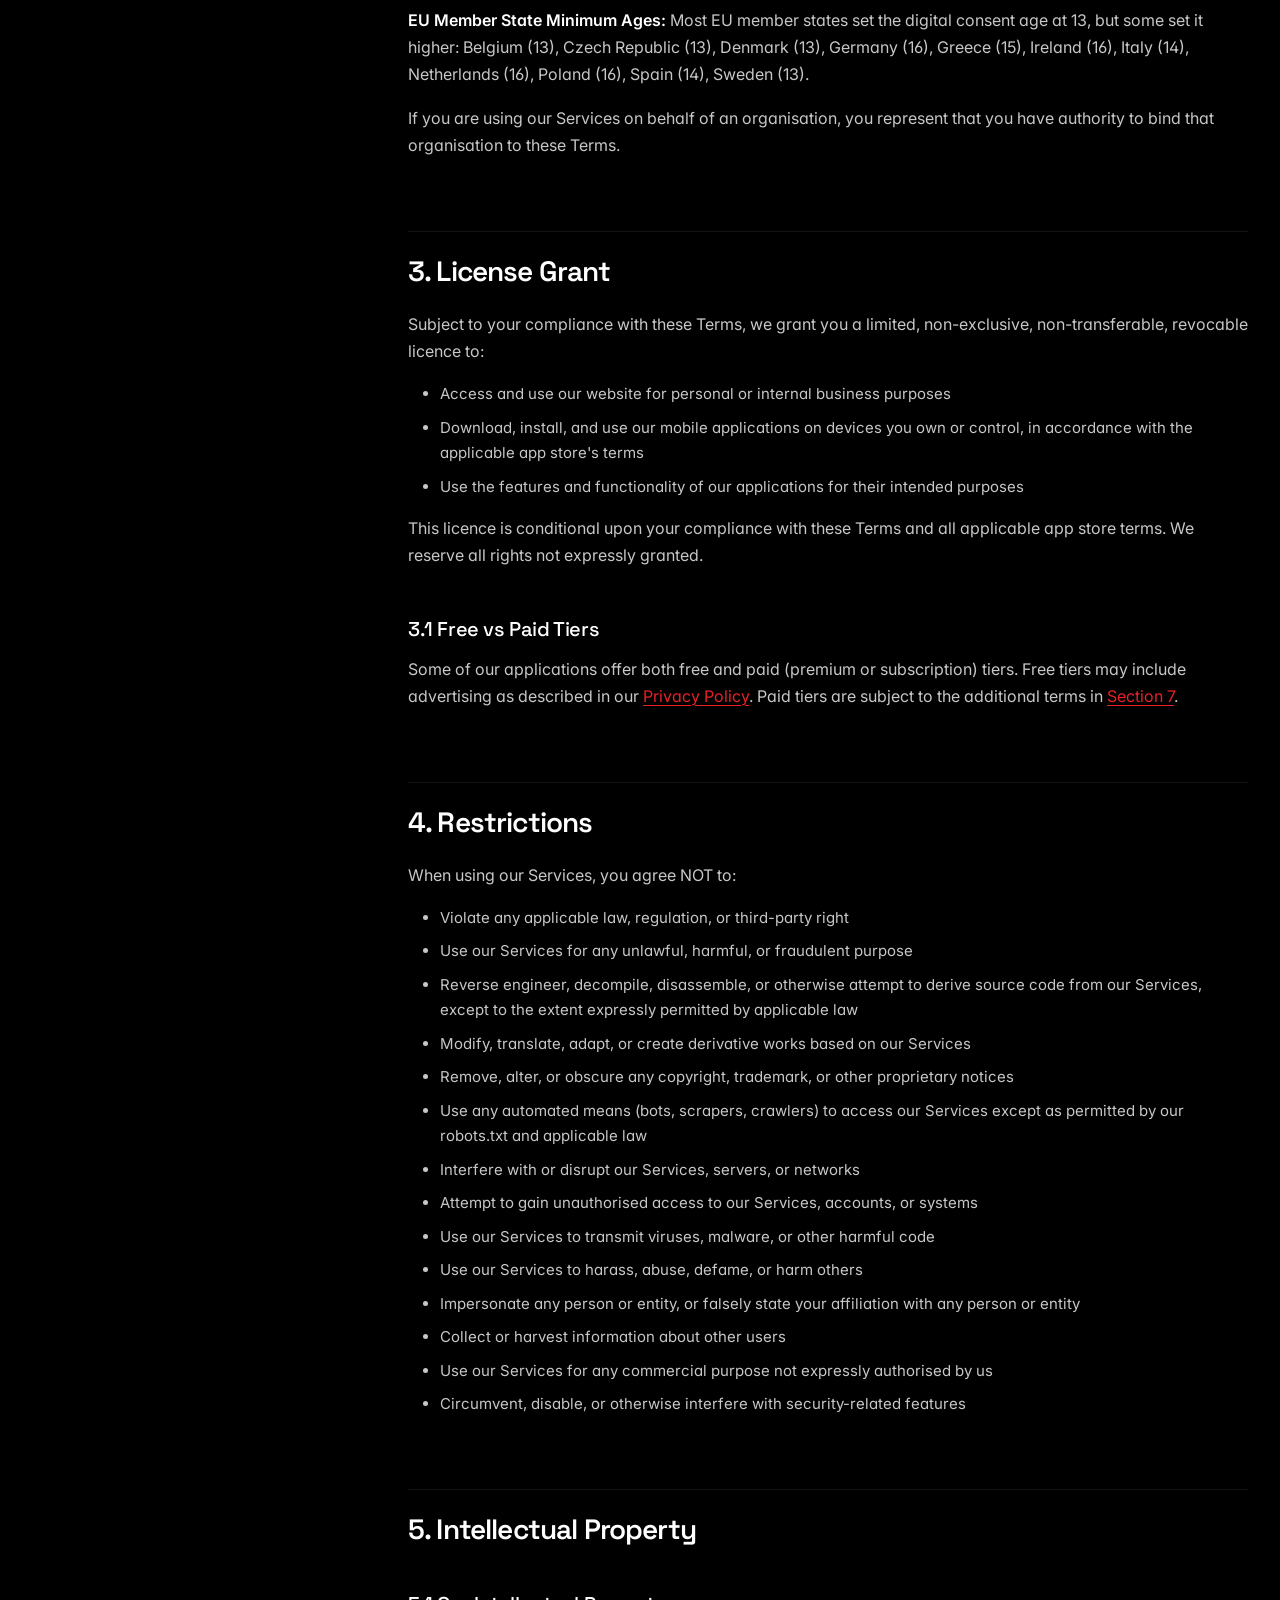
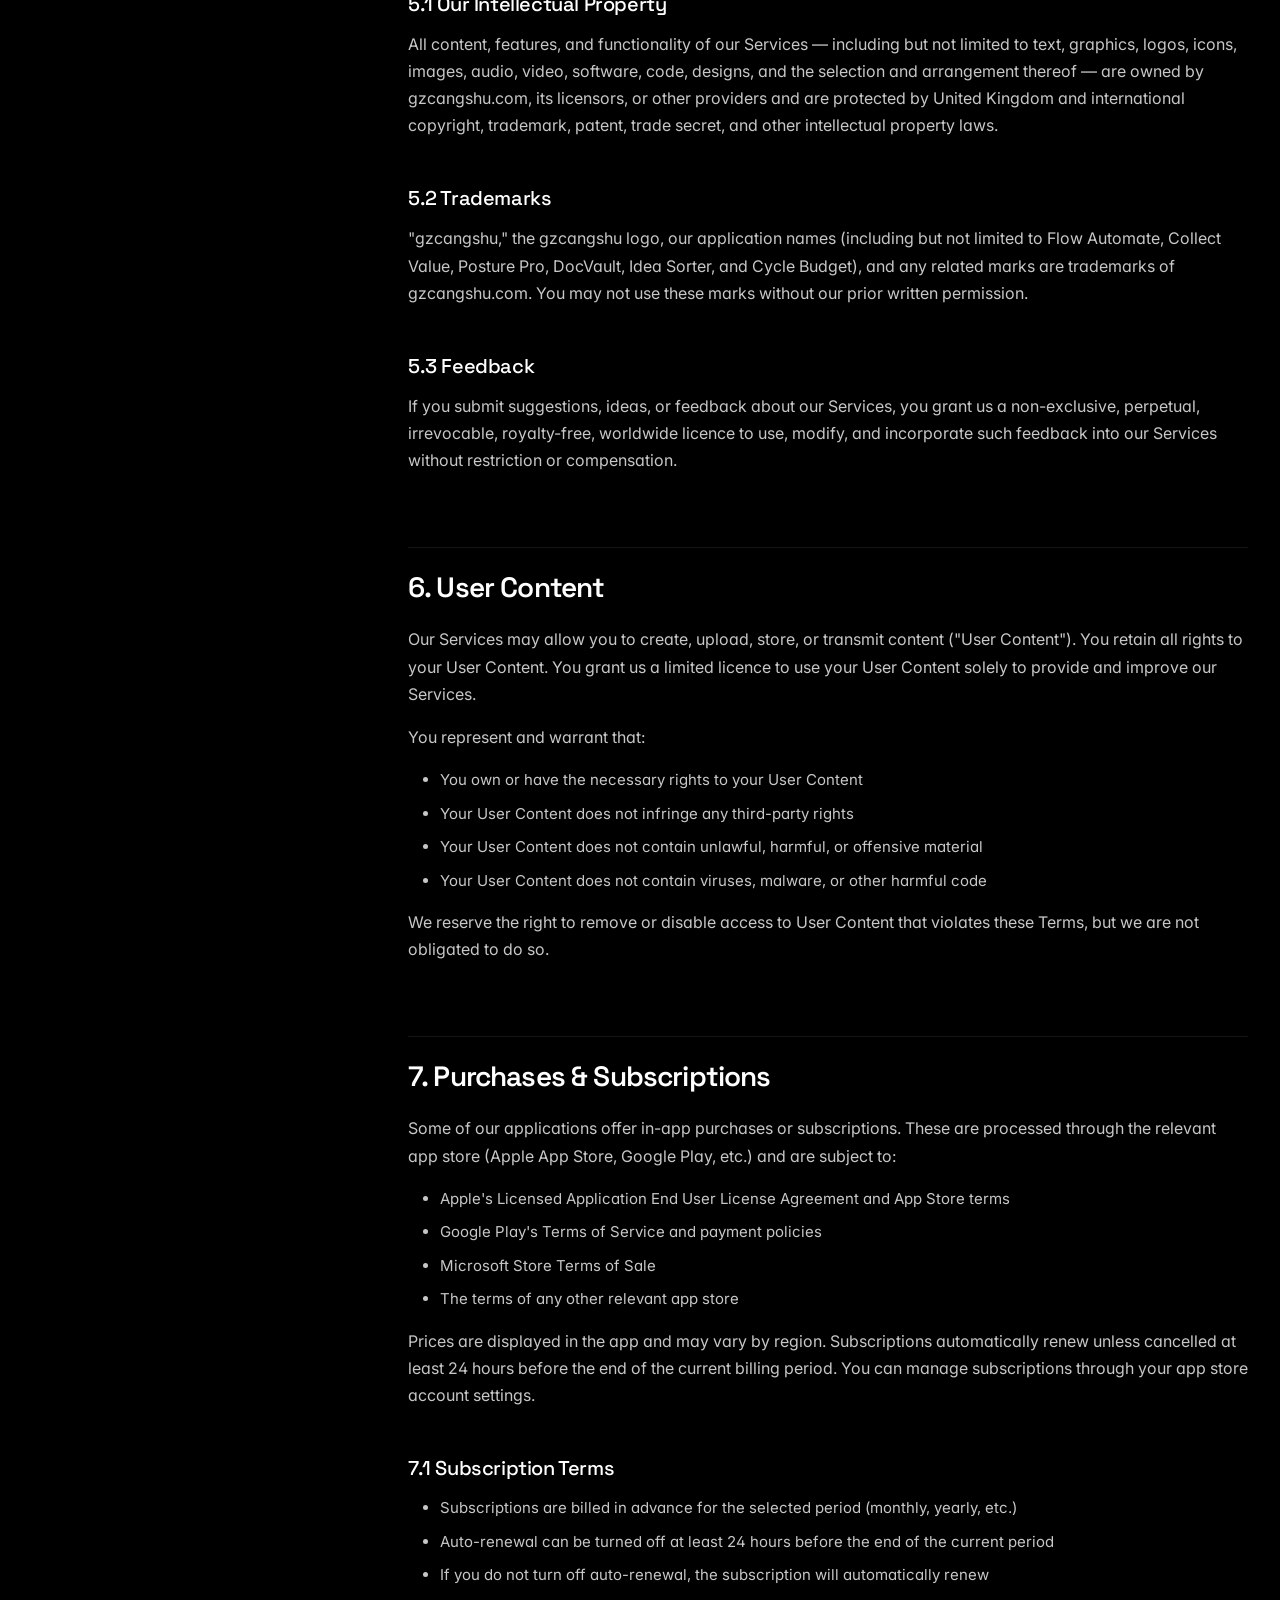
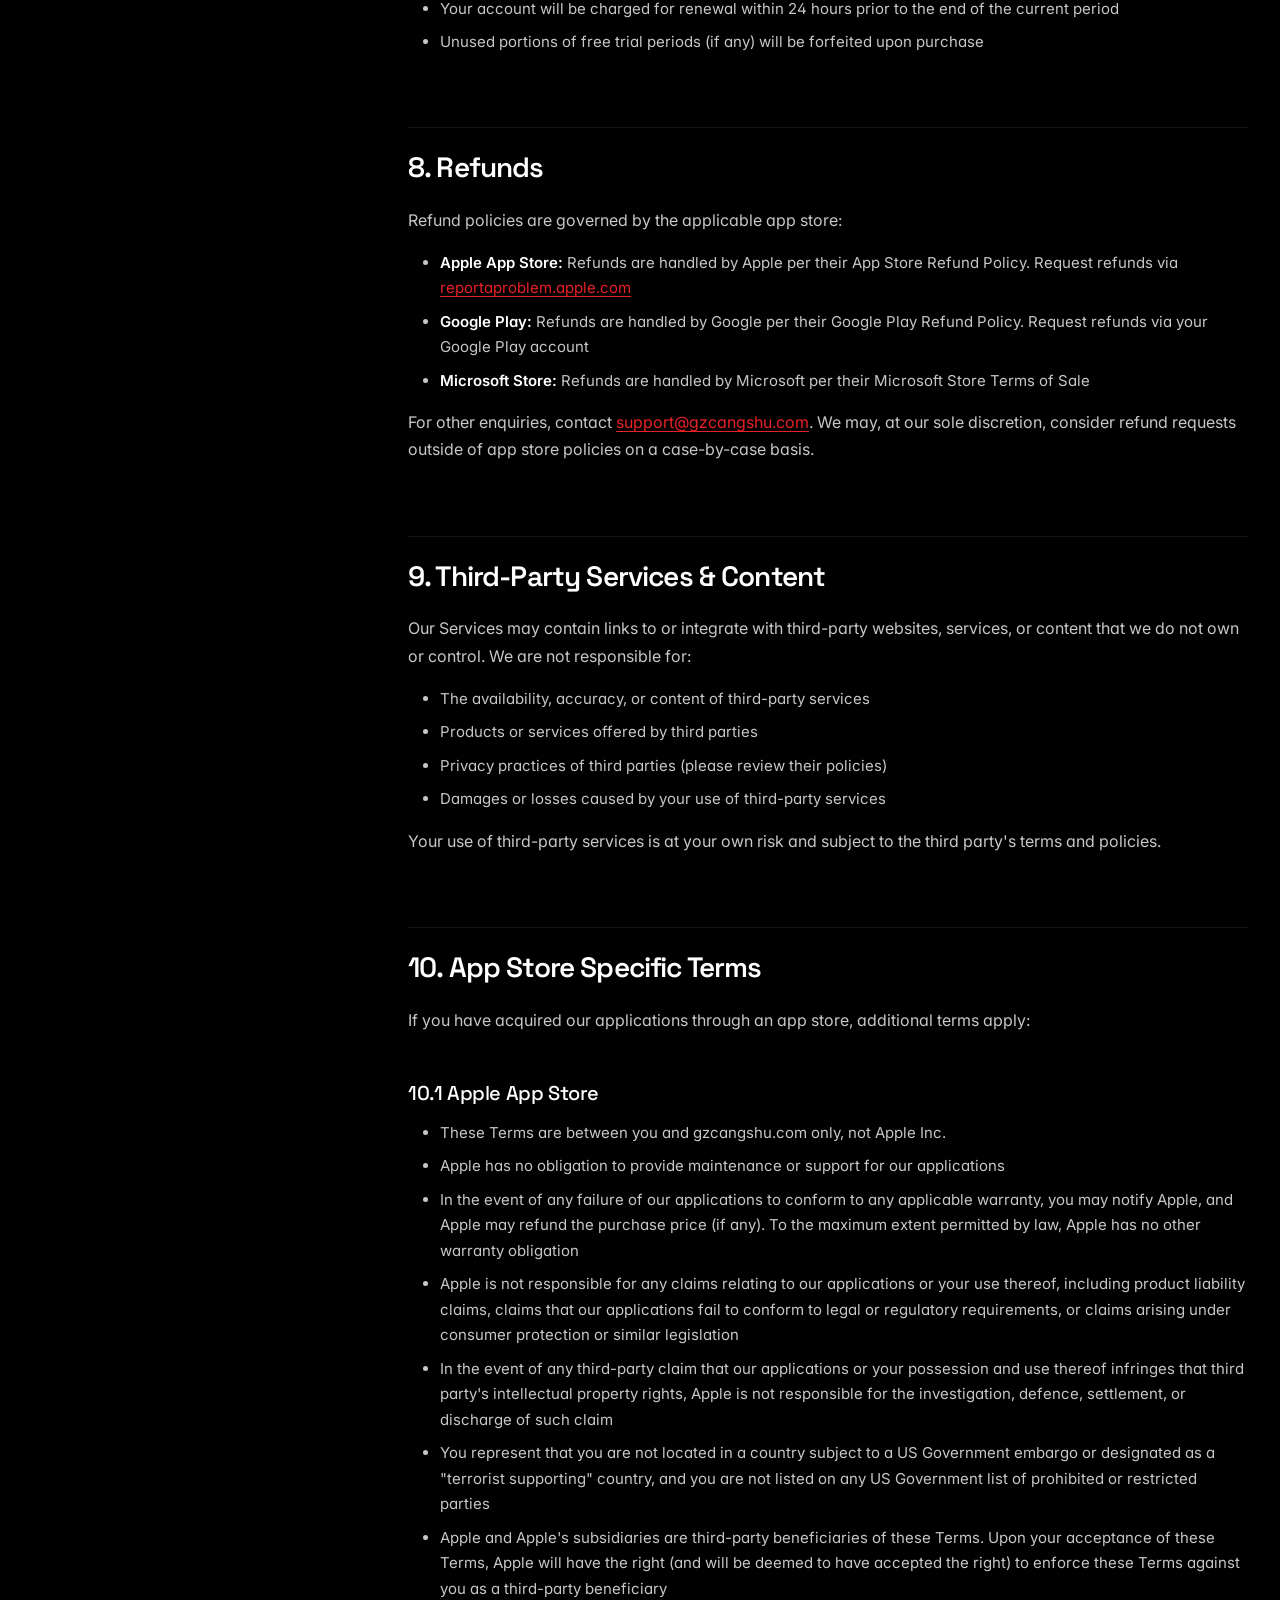
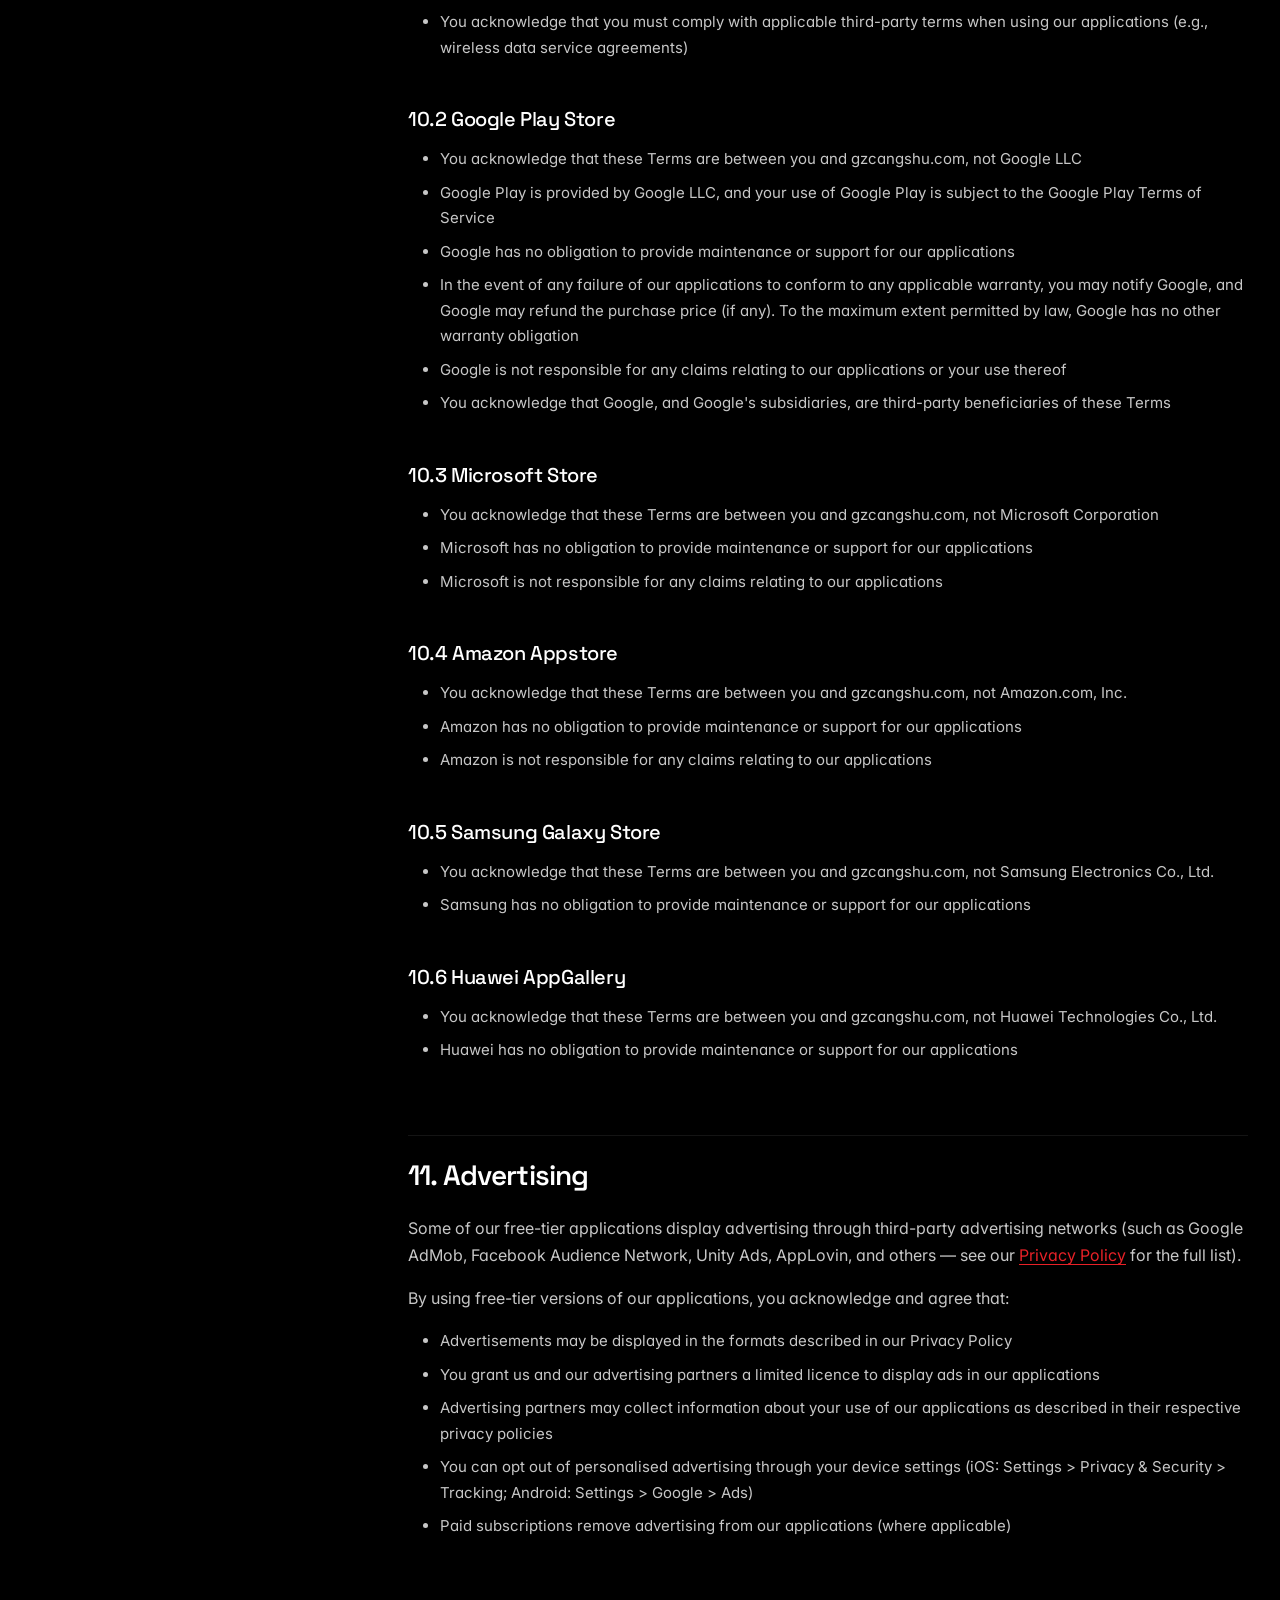
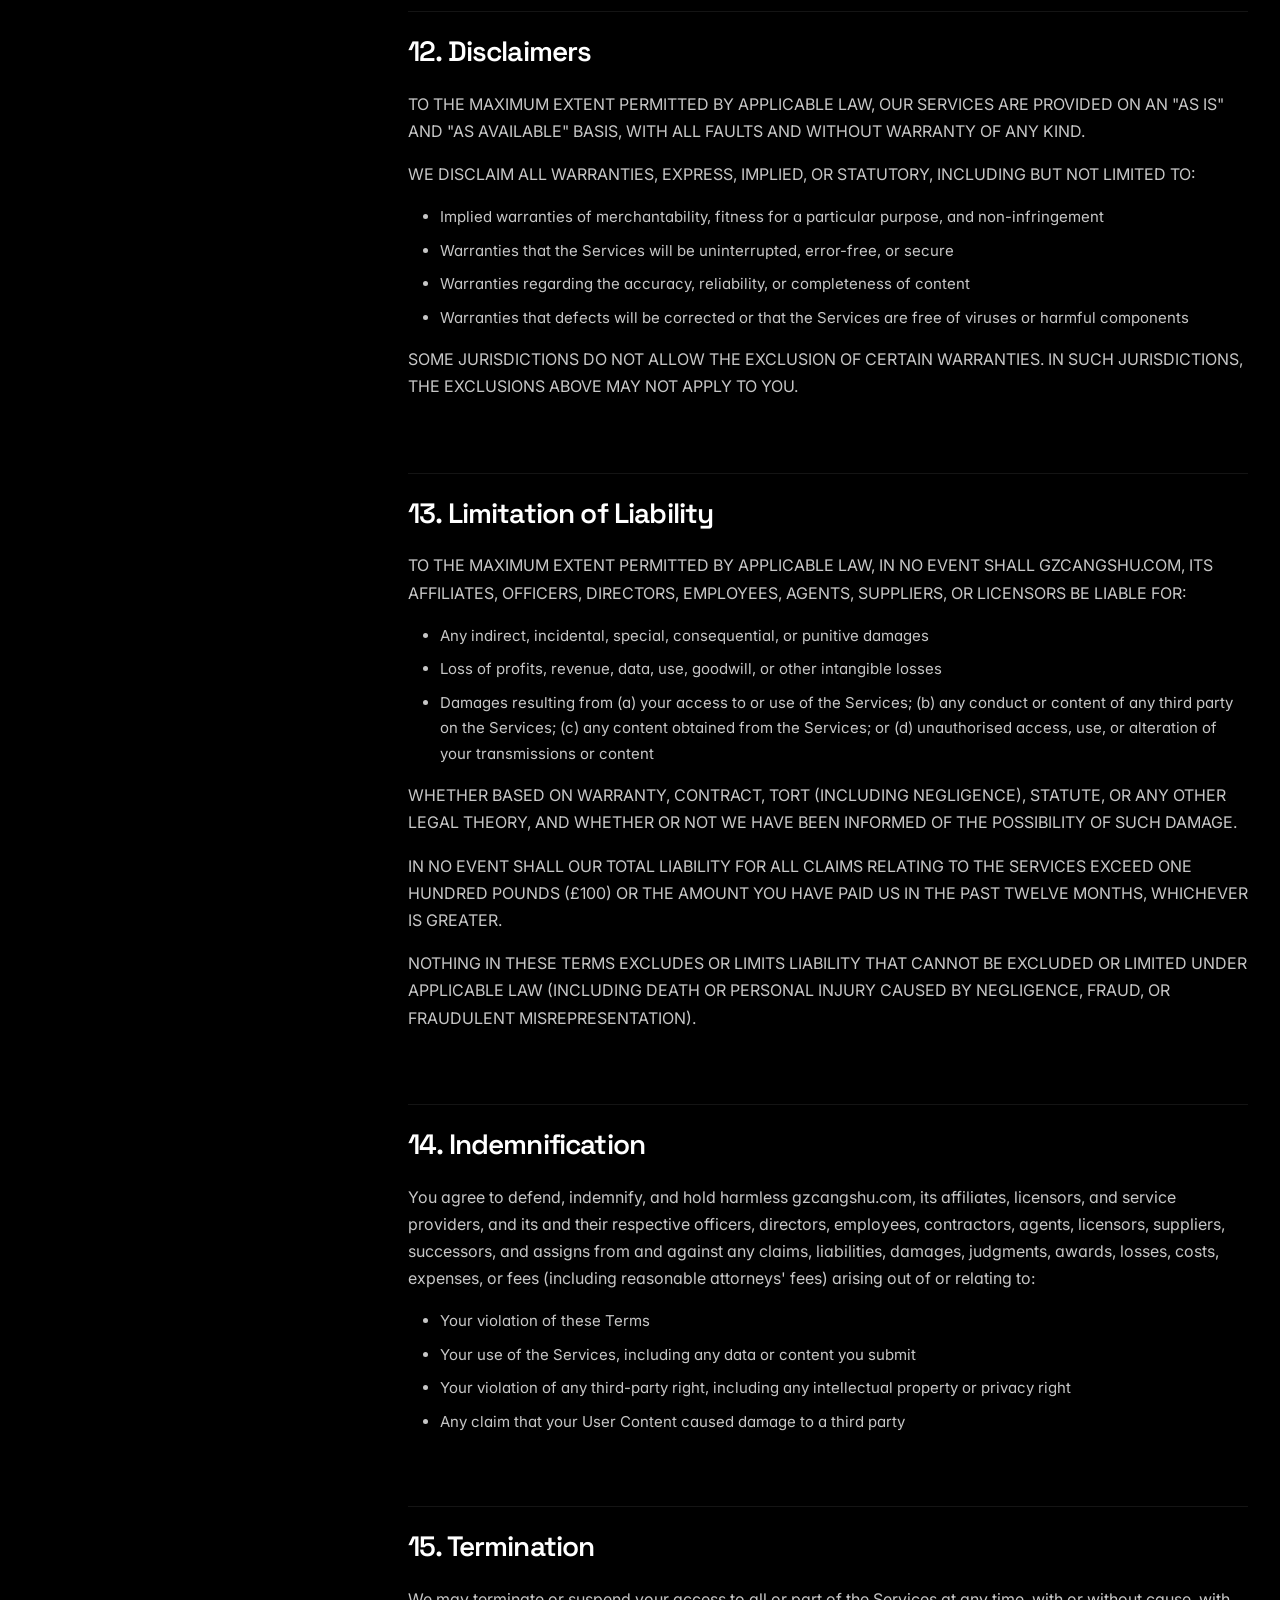
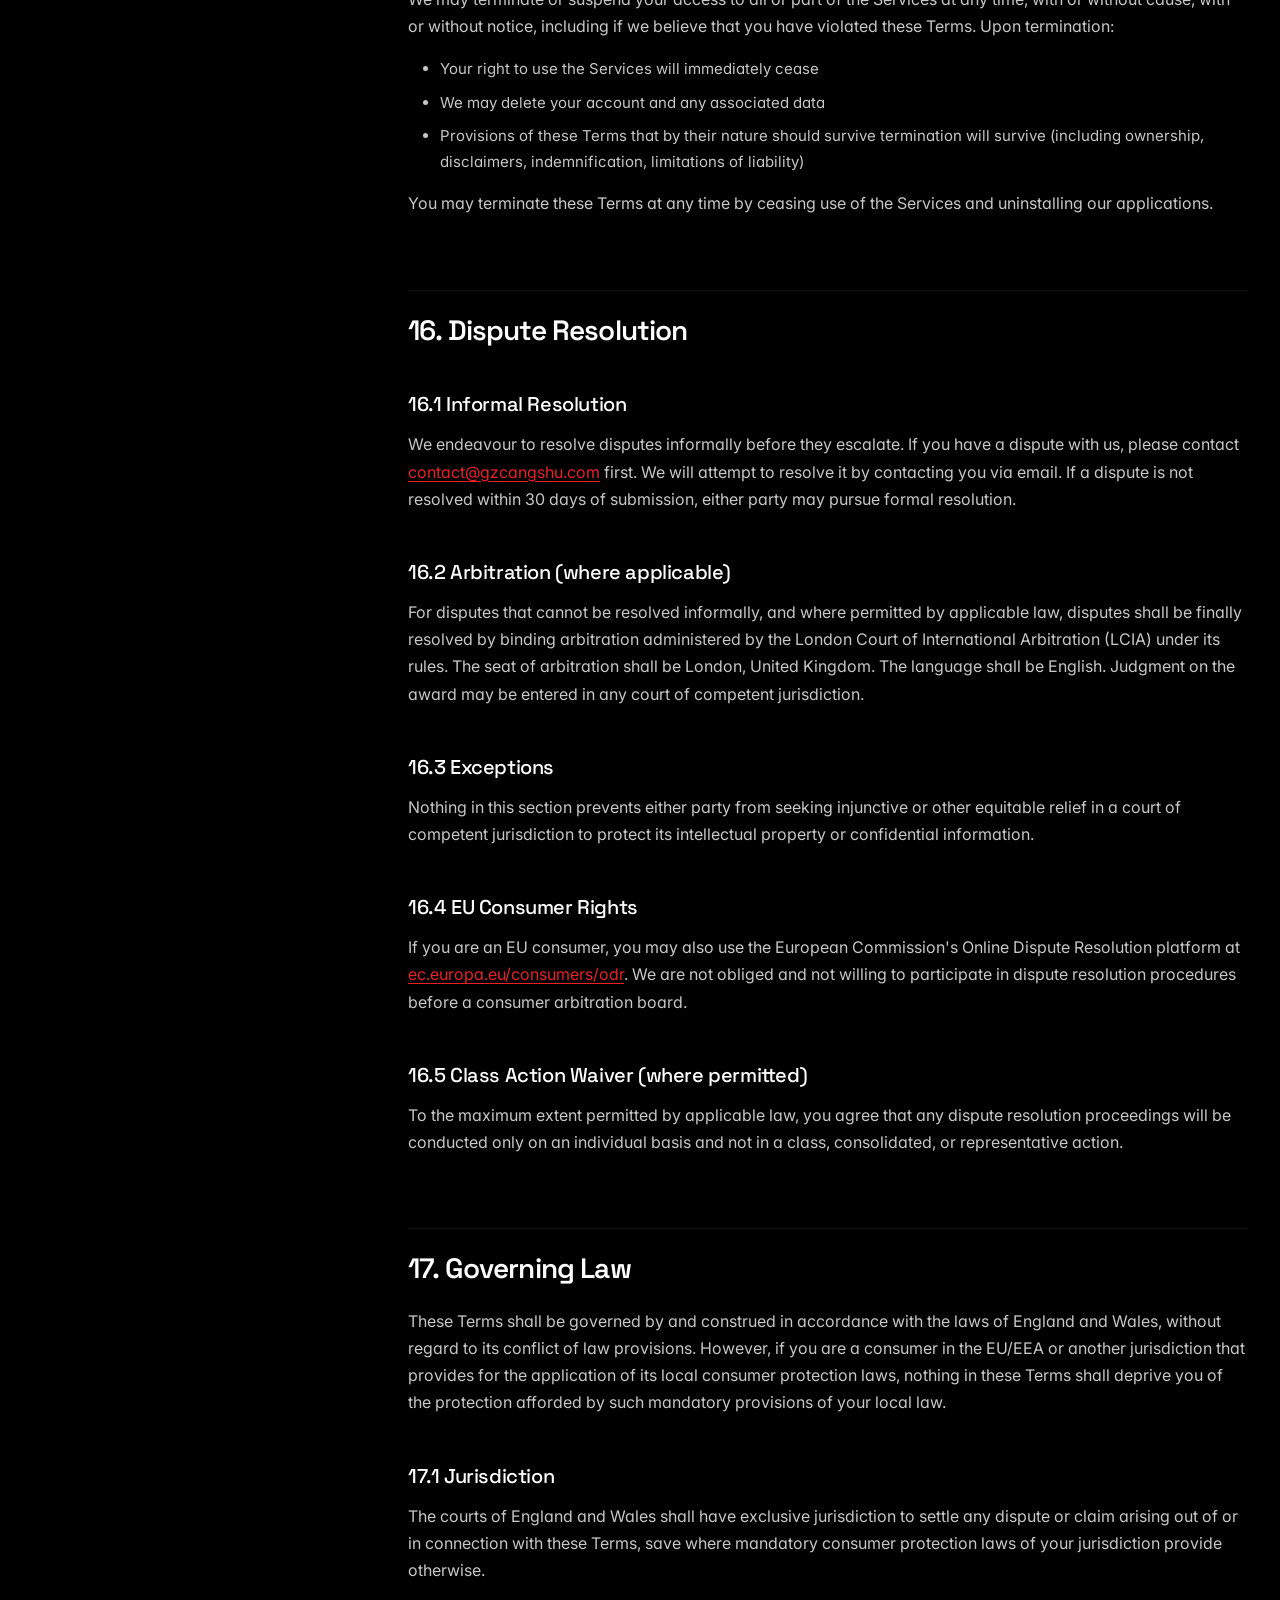
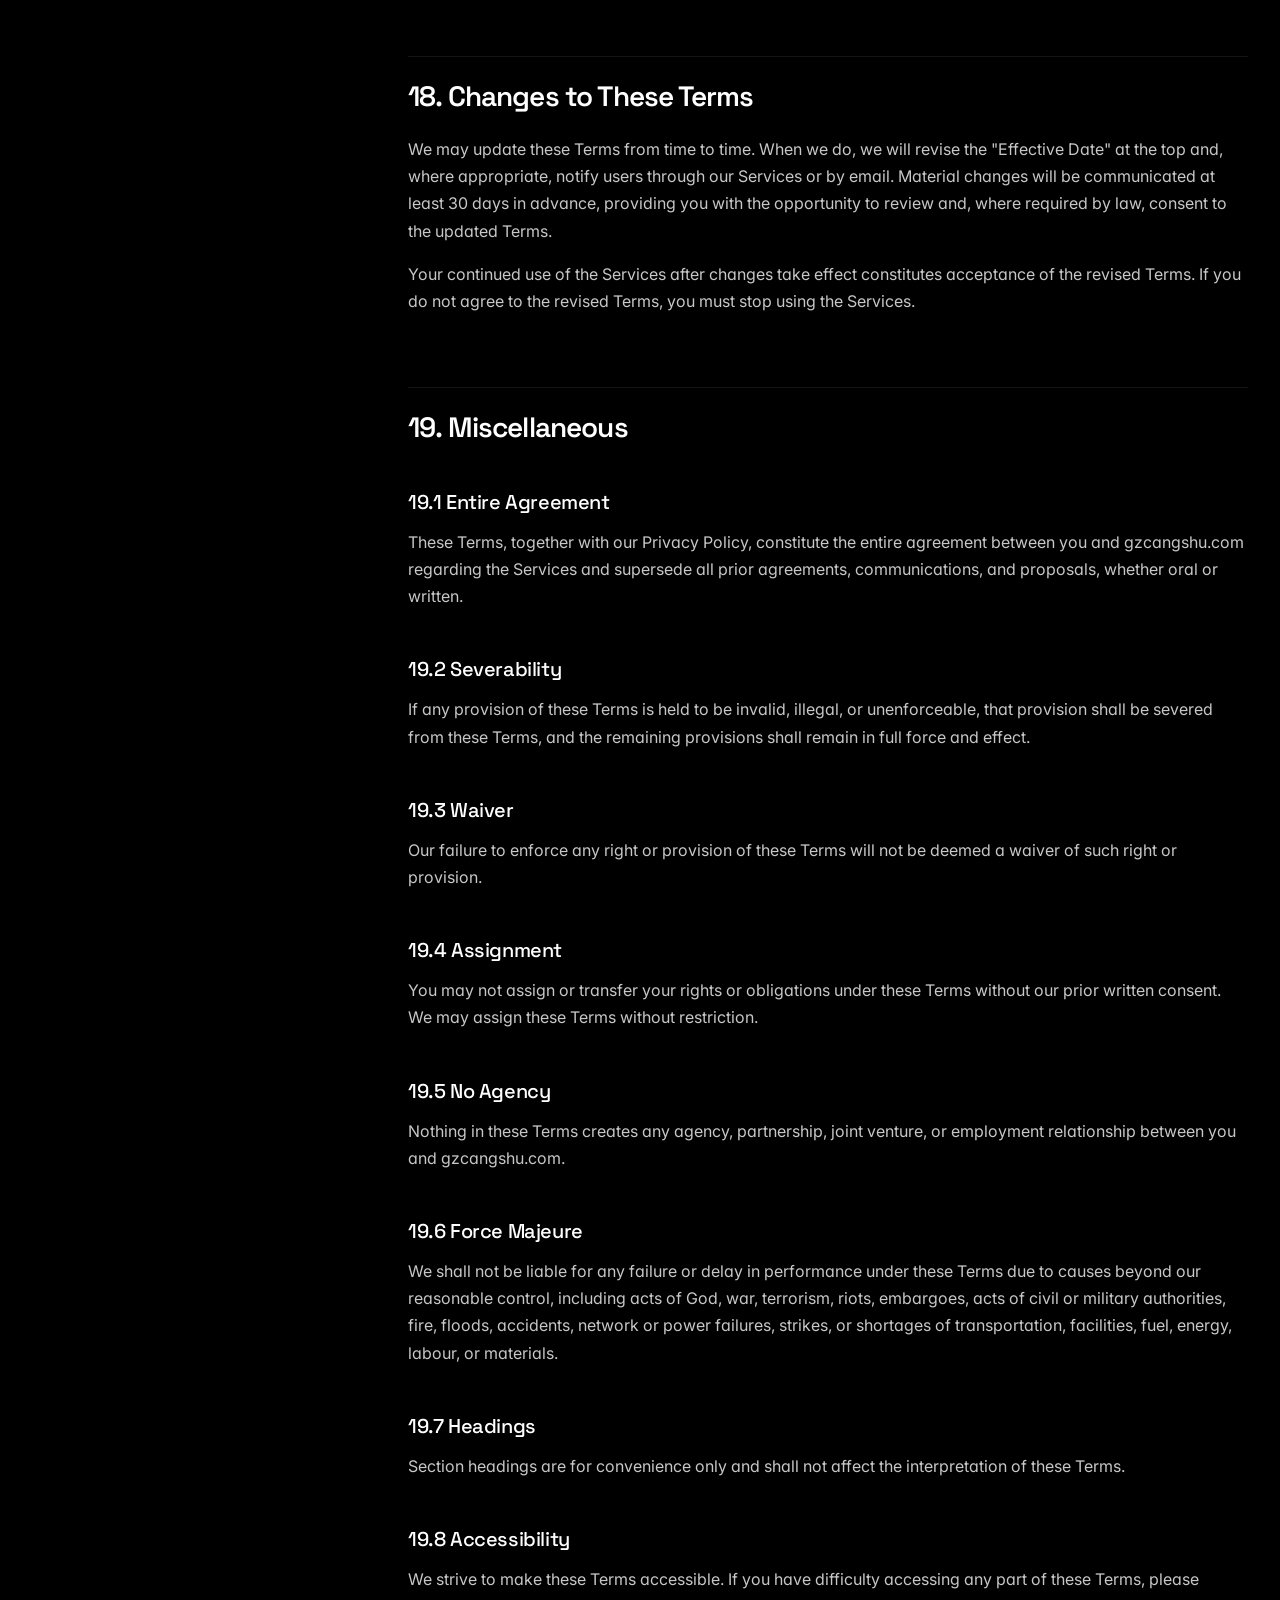
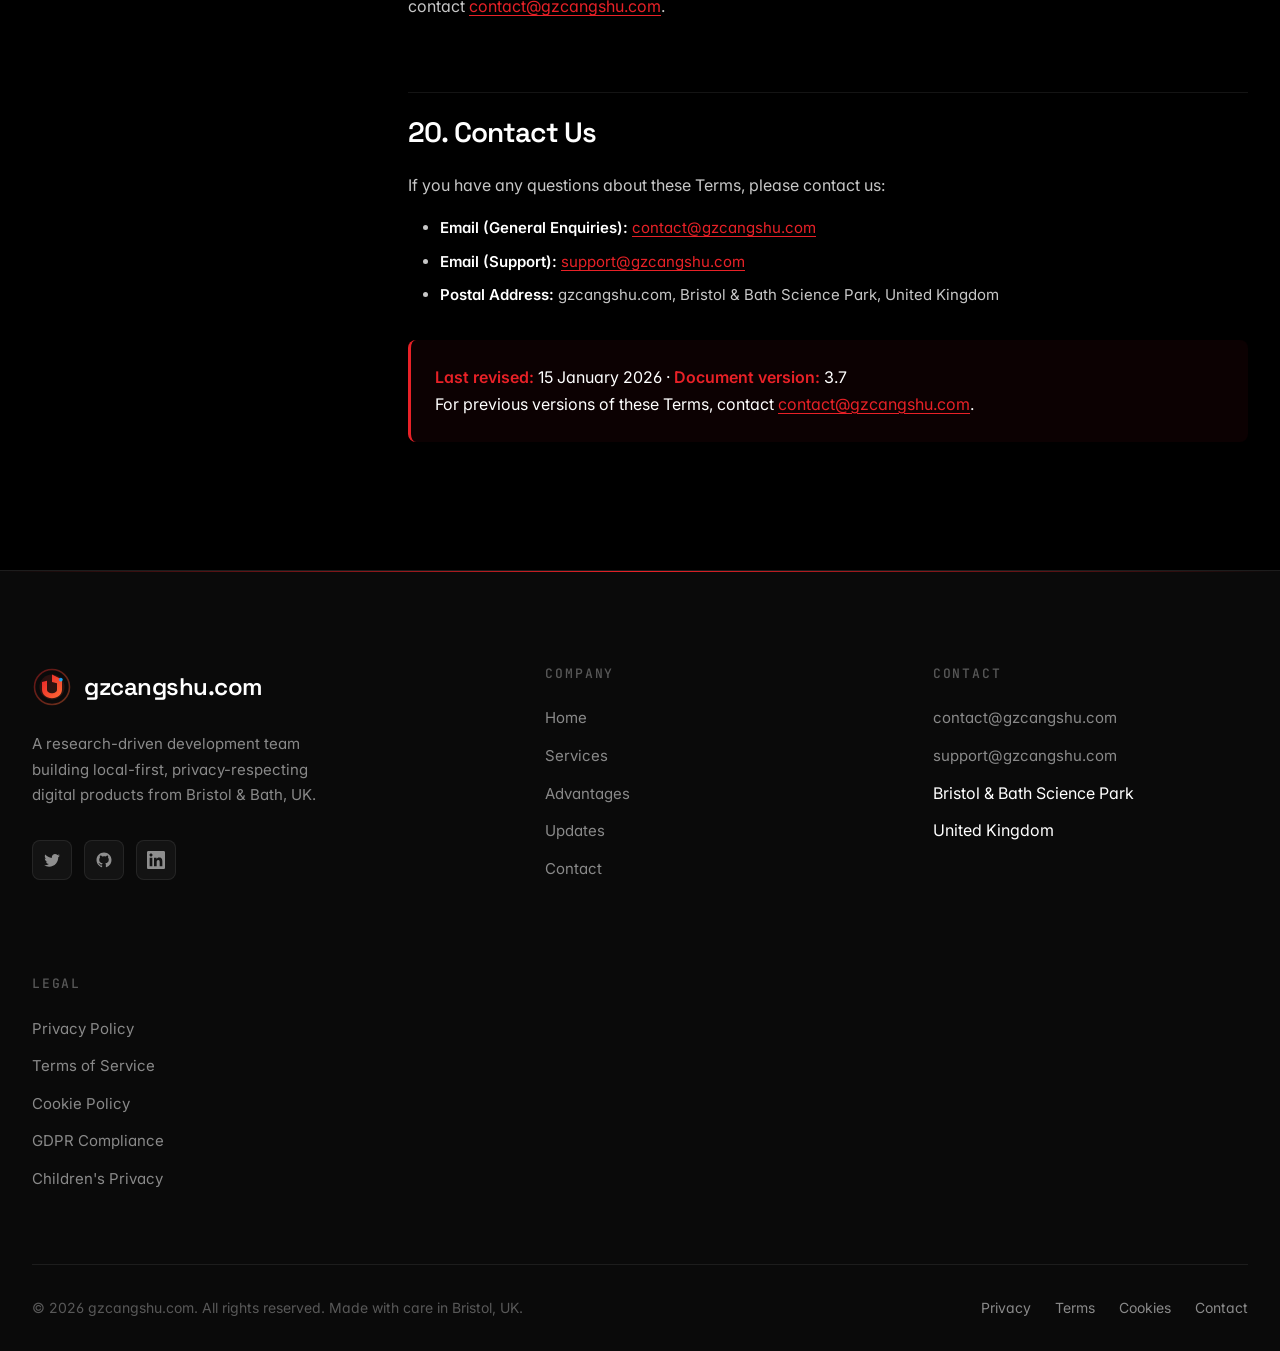
<file: terms.html>
<!DOCTYPE html>
<html lang="en" data-theme="dark">
<head>
<meta charset="UTF-8">
<meta name="viewport" content="width=device-width, initial-scale=1.0">
<meta http-equiv="X-UA-Compatible" content="IE=edge">
<title>Terms of Service — gzcangshu.com | Service Agreement & Usage Terms</title>
<meta name="description" content="Terms of Service for gzcangshu.com — comprehensive service agreement covering website use, app licensing, app store terms (Apple, Google, Microsoft, Amazon, Samsung, Huawei), intellectual property, limitations of liability, indemnification, dispute resolution, governing law, age requirements, and user conduct.">
<meta name="keywords" content="gzcangshu terms, terms of service, service agreement, end user license agreement, EULA, app store terms, Apple EULA, Google Play terms, software license">
<meta name="robots" content="index, follow, max-snippet:-1">
<link rel="canonical" href="https://gzcangshu.com/terms.html">

<meta property="og:type" content="article">
<meta property="og:title" content="Terms of Service — gzcangshu.com">
<meta property="og:description" content="Comprehensive terms of service for our website and applications.">
<meta property="og:url" content="https://gzcangshu.com/terms.html">
<meta property="og:image" content="https://gzcangshu.com/images/hero-bg.png">

<link rel="icon" type="image/svg+xml" href="images/favicon.svg">
<link rel="preconnect" href="https://fonts.googleapis.com">
<link rel="preconnect" href="https://fonts.gstatic.com" crossorigin>
<link href="https://fonts.googleapis.com/css2?family=Inter:wght@300;400;500;600;700&family=Space+Grotesk:wght@400;500;600;700&family=JetBrains+Mono:wght@400;500;600&display=swap" rel="stylesheet">
<link rel="stylesheet" href="css/main.css">
<link rel="stylesheet" href="css/animations.css">
<link rel="stylesheet" href="css/responsive.css">
<link rel="stylesheet" href="css/pages.css">

<script type="application/ld+json">
{
    "@context": "https://schema.org",
    "@type": "TermsOfService",
    "name": "gzcangshu.com Terms of Service",
    "url": "https://gzcangshu.com/terms.html",
    "dateModified": "2026-01-15",
    "publisher": {
        "@type": "Organization",
        "name": "gzcangshu.com"
    }
}
</script>
</head>
<body>

<div class="scroll-progress" style="position:fixed;top:0;left:0;height:2px;background:var(--color-accent);z-index:1001;width:0;transition:width 0.1s ease;"></div>

<header class="site-header">
    <div class="container">
        <div class="nav-wrapper">
            <a href="index.html" class="nav-brand">
                <img src="images/logo.svg" alt="gzcangshu.com" class="logo-mark" width="36" height="36">
                <span>gzcangshu</span>
            </a>
            <nav class="nav-menu" aria-label="Main navigation">
                <a href="index.html" class="nav-link">Home</a>
                <a href="services.html" class="nav-link">Services</a>
                <a href="advantages.html" class="nav-link">Advantages</a>
                <a href="news.html" class="nav-link">Updates</a>
                <a href="contact.html" class="nav-link">Contact</a>
            </nav>
            <div class="nav-cta">
                <button class="lang-switch" aria-label="Language switch">
                    <svg width="16" height="16" viewBox="0 0 24 24" fill="none" stroke="currentColor" stroke-width="2"><circle cx="12" cy="12" r="10"></circle><line x1="2" y1="12" x2="22" y2="12"></line><path d="M12 2a15.3 15.3 0 0 1 4 10 15.3 15.3 0 0 1-4 10 15.3 15.3 0 0 1-4-10 15.3 15.3 0 0 1 4-10z"></path></svg>
                    <span class="lang-current">EN</span>
                </button>
                <a href="contact.html" class="btn btn-primary" style="padding:0.5rem 1.25rem;font-size:0.875rem;">Get Started</a>
                <button class="mobile-menu-toggle" aria-label="Open menu">
                    <svg width="20" height="20" viewBox="0 0 24 24" fill="none" stroke="currentColor" stroke-width="2"><line x1="3" y1="12" x2="21" y2="12"></line><line x1="3" y1="6" x2="21" y2="6"></line><line x1="3" y1="18" x2="21" y2="18"></line></svg>
                </button>
            </div>
        </div>
    </div>
</header>

<div class="mobile-menu-overlay"></div>
<aside class="mobile-menu">
    <button class="mobile-menu-close" style="position:absolute;top:1.5rem;right:1.5rem;background:transparent;border:1px solid var(--color-border);color:white;width:44px;height:44px;border-radius:8px;cursor:pointer;display:flex;align-items:center;justify-content:center;" aria-label="Close menu">
        <svg width="20" height="20" viewBox="0 0 24 24" fill="none" stroke="currentColor" stroke-width="2"><line x1="18" y1="6" x2="6" y2="18"></line><line x1="6" y1="6" x2="18" y2="18"></line></svg>
    </button>
    <nav style="display:flex;flex-direction:column;gap:1.5rem;margin-top:3rem;">
        <a href="index.html" class="nav-link" style="font-size:1.5rem;color:white;">Home</a>
        <a href="services.html" class="nav-link" style="font-size:1.5rem;color:white;">Services</a>
        <a href="advantages.html" class="nav-link" style="font-size:1.5rem;color:white;">Advantages</a>
        <a href="news.html" class="nav-link" style="font-size:1.5rem;color:white;">Updates</a>
        <a href="contact.html" class="nav-link" style="font-size:1.5rem;color:white;">Contact</a>
    </nav>
</aside>

<main class="legal-page">

<section class="page-header">
    <div class="page-header-bg">
        <div class="bg-orb bg-orb-1" style="top:-200px;left:30%;"></div>
        <div class="bg-orb bg-orb-2" style="bottom:-200px;right:20%;"></div>
    </div>
    <div class="container">
        <div class="page-header-content">
            <nav class="breadcrumb" aria-label="Breadcrumb">
                <a href="index.html">Home</a>
                <span class="breadcrumb-separator">/</span>
                <span>Terms of Service</span>
            </nav>
            <span class="section-eyebrow">Legal</span>
            <h1 class="page-title">Terms of <span class="text-gradient">Service</span>.</h1>
            <p class="page-subtitle">
                The agreement governing your use of gzcangshu.com services. We've written it
                in plain language and kept it as short as clarity allows.
            </p>
        </div>
    </div>
</section>

<section class="section-sm" style="padding-top:2rem;">
    <div class="container">
        <div class="legal-wrapper">
            <aside class="legal-toc">
                <h3>On this page</h3>
                <ul>
                    <li><a href="#agreement">1. Agreement</a></li>
                    <li><a href="#eligibility">2. Eligibility & Age</a></li>
                    <li><a href="#license">3. License Grant</a></li>
                    <li><a href="#restrictions">4. Restrictions</a></li>
                    <li><a href="#intellectual-property">5. Intellectual Property</a></li>
                    <li><a href="#user-content">6. User Content</a></li>
                    <li><a href="#purchases">7. Purchases & Subscriptions</a></li>
                    <li><a href="#refunds">8. Refunds</a></li>
                    <li><a href="#third-party">9. Third-Party Services</a></li>
                    <li><a href="#app-stores-terms">10. App Store Specific Terms</a></li>
                    <li><a href="#advertising">11. Advertising</a></li>
                    <li><a href="#disclaimers">12. Disclaimers</a></li>
                    <li><a href="#liability">13. Limitation of Liability</a></li>
                    <li><a href="#indemnification">14. Indemnification</a></li>
                    <li><a href="#termination">15. Termination</a></li>
                    <li><a href="#disputes">16. Dispute Resolution</a></li>
                    <li><a href="#governing-law">17. Governing Law</a></li>
                    <li><a href="#changes-terms">18. Changes to Terms</a></li>
                    <li><a href="#miscellaneous">19. Miscellaneous</a></li>
                    <li><a href="#contact-terms">20. Contact</a></li>
                </ul>
            </aside>

            <article class="legal-content">
                <div class="legal-meta">
                    <div class="legal-meta-item">
                        <span class="legal-meta-label">Effective Date</span>
                        <span class="legal-meta-value">January 15, 2026</span>
                    </div>
                    <div class="legal-meta-item">
                        <span class="legal-meta-label">Last Updated</span>
                        <span class="legal-meta-value">January 15, 2026</span>
                    </div>
                    <div class="legal-meta-item">
                        <span class="legal-meta-label">Version</span>
                        <span class="legal-meta-value">3.7</span>
                    </div>
                    <div class="legal-meta-item">
                        <span class="legal-meta-label">Agreement Between</span>
                        <span class="legal-meta-value">You & gzcangshu.com</span>
                    </div>
                    <div class="legal-meta-item">
                        <span class="legal-meta-label">Contact</span>
                        <span class="legal-meta-value">contact@gzcangshu.com</span>
                    </div>
                </div>

                <h2 id="agreement">1. Agreement</h2>
                <p>These Terms of Service ("Terms") constitute a legally binding agreement between you ("User," "you," or "your") and gzcangshu.com ("Company," "we," "us," or "our"), a software development studio headquartered in the United Kingdom. These Terms govern your access to and use of:</p>
                <ul>
                    <li>Our website at <a href="https://gzcangshu.com">gzcangshu.com</a> and any subdomains</li>
                    <li>Our mobile, desktop, and web applications published on Apple App Store, Google Play, Microsoft Store, Amazon Appstore, Samsung Galaxy Store, Huawei AppGallery, and any other distribution platform</li>
                    <li>Any related services, content, and features (collectively, the "Services")</li>
                </ul>
                <p>By accessing or using our Services, you confirm that you have read, understood, and agree to be bound by these Terms. If you do not agree, you must not access or use our Services.</p>

                <h2 id="eligibility">2. Eligibility & Age Requirements</h2>
                <p>You must meet the following requirements to use our Services:</p>
                <ul>
                    <li>You must be at least <strong>13 years old</strong> (or the equivalent digital consent age in your jurisdiction — 16 in certain EU member states, 14 in others)</li>
                    <li>If you are under the age of majority in your jurisdiction, you must have verifiable parental or guardian consent</li>
                    <li>You must have the legal capacity and authority to enter into these Terms</li>
                    <li>You must not be prohibited from using our Services under any applicable laws</li>
                    <li>You must provide accurate information when creating an account or contacting us</li>
                </ul>
                <p><strong>EU Member State Minimum Ages:</strong> Most EU member states set the digital consent age at 13, but some set it higher: Belgium (13), Czech Republic (13), Denmark (13), Germany (16), Greece (15), Ireland (16), Italy (14), Netherlands (16), Poland (16), Spain (14), Sweden (13).</p>
                <p>If you are using our Services on behalf of an organisation, you represent that you have authority to bind that organisation to these Terms.</p>

                <h2 id="license">3. License Grant</h2>
                <p>Subject to your compliance with these Terms, we grant you a limited, non-exclusive, non-transferable, revocable licence to:</p>
                <ul>
                    <li>Access and use our website for personal or internal business purposes</li>
                    <li>Download, install, and use our mobile applications on devices you own or control, in accordance with the applicable app store's terms</li>
                    <li>Use the features and functionality of our applications for their intended purposes</li>
                </ul>
                <p>This licence is conditional upon your compliance with these Terms and all applicable app store terms. We reserve all rights not expressly granted.</p>

                <h3>3.1 Free vs Paid Tiers</h3>
                <p>Some of our applications offer both free and paid (premium or subscription) tiers. Free tiers may include advertising as described in our <a href="privacy.html#ad-platforms">Privacy Policy</a>. Paid tiers are subject to the additional terms in <a href="#purchases">Section 7</a>.</p>

                <h2 id="restrictions">4. Restrictions</h2>
                <p>When using our Services, you agree NOT to:</p>
                <ul>
                    <li>Violate any applicable law, regulation, or third-party right</li>
                    <li>Use our Services for any unlawful, harmful, or fraudulent purpose</li>
                    <li>Reverse engineer, decompile, disassemble, or otherwise attempt to derive source code from our Services, except to the extent expressly permitted by applicable law</li>
                    <li>Modify, translate, adapt, or create derivative works based on our Services</li>
                    <li>Remove, alter, or obscure any copyright, trademark, or other proprietary notices</li>
                    <li>Use any automated means (bots, scrapers, crawlers) to access our Services except as permitted by our robots.txt and applicable law</li>
                    <li>Interfere with or disrupt our Services, servers, or networks</li>
                    <li>Attempt to gain unauthorised access to our Services, accounts, or systems</li>
                    <li>Use our Services to transmit viruses, malware, or other harmful code</li>
                    <li>Use our Services to harass, abuse, defame, or harm others</li>
                    <li>Impersonate any person or entity, or falsely state your affiliation with any person or entity</li>
                    <li>Collect or harvest information about other users</li>
                    <li>Use our Services for any commercial purpose not expressly authorised by us</li>
                    <li>Circumvent, disable, or otherwise interfere with security-related features</li>
                </ul>

                <h2 id="intellectual-property">5. Intellectual Property</h2>

                <h3>5.1 Our Intellectual Property</h3>
                <p>All content, features, and functionality of our Services — including but not limited to text, graphics, logos, icons, images, audio, video, software, code, designs, and the selection and arrangement thereof — are owned by gzcangshu.com, its licensors, or other providers and are protected by United Kingdom and international copyright, trademark, patent, trade secret, and other intellectual property laws.</p>

                <h3>5.2 Trademarks</h3>
                <p>"gzcangshu," the gzcangshu logo, our application names (including but not limited to Flow Automate, Collect Value, Posture Pro, DocVault, Idea Sorter, and Cycle Budget), and any related marks are trademarks of gzcangshu.com. You may not use these marks without our prior written permission.</p>

                <h3>5.3 Feedback</h3>
                <p>If you submit suggestions, ideas, or feedback about our Services, you grant us a non-exclusive, perpetual, irrevocable, royalty-free, worldwide licence to use, modify, and incorporate such feedback into our Services without restriction or compensation.</p>

                <h2 id="user-content">6. User Content</h2>
                <p>Our Services may allow you to create, upload, store, or transmit content ("User Content"). You retain all rights to your User Content. You grant us a limited licence to use your User Content solely to provide and improve our Services.</p>
                <p>You represent and warrant that:</p>
                <ul>
                    <li>You own or have the necessary rights to your User Content</li>
                    <li>Your User Content does not infringe any third-party rights</li>
                    <li>Your User Content does not contain unlawful, harmful, or offensive material</li>
                    <li>Your User Content does not contain viruses, malware, or other harmful code</li>
                </ul>
                <p>We reserve the right to remove or disable access to User Content that violates these Terms, but we are not obligated to do so.</p>

                <h2 id="purchases">7. Purchases & Subscriptions</h2>
                <p>Some of our applications offer in-app purchases or subscriptions. These are processed through the relevant app store (Apple App Store, Google Play, etc.) and are subject to:</p>
                <ul>
                    <li>Apple's Licensed Application End User License Agreement and App Store terms</li>
                    <li>Google Play's Terms of Service and payment policies</li>
                    <li>Microsoft Store Terms of Sale</li>
                    <li>The terms of any other relevant app store</li>
                </ul>
                <p>Prices are displayed in the app and may vary by region. Subscriptions automatically renew unless cancelled at least 24 hours before the end of the current billing period. You can manage subscriptions through your app store account settings.</p>

                <h3>7.1 Subscription Terms</h3>
                <ul>
                    <li>Subscriptions are billed in advance for the selected period (monthly, yearly, etc.)</li>
                    <li>Auto-renewal can be turned off at least 24 hours before the end of the current period</li>
                    <li>If you do not turn off auto-renewal, the subscription will automatically renew</li>
                    <li>Your account will be charged for renewal within 24 hours prior to the end of the current period</li>
                    <li>Unused portions of free trial periods (if any) will be forfeited upon purchase</li>
                </ul>

                <h2 id="refunds">8. Refunds</h2>
                <p>Refund policies are governed by the applicable app store:</p>
                <ul>
                    <li><strong>Apple App Store:</strong> Refunds are handled by Apple per their App Store Refund Policy. Request refunds via <a href="https://reportaproblem.apple.com" target="_blank" rel="noopener">reportaproblem.apple.com</a></li>
                    <li><strong>Google Play:</strong> Refunds are handled by Google per their Google Play Refund Policy. Request refunds via your Google Play account</li>
                    <li><strong>Microsoft Store:</strong> Refunds are handled by Microsoft per their Microsoft Store Terms of Sale</li>
                </ul>
                <p>For other enquiries, contact <a href="mailto:support@gzcangshu.com">support@gzcangshu.com</a>. We may, at our sole discretion, consider refund requests outside of app store policies on a case-by-case basis.</p>

                <h2 id="third-party">9. Third-Party Services & Content</h2>
                <p>Our Services may contain links to or integrate with third-party websites, services, or content that we do not own or control. We are not responsible for:</p>
                <ul>
                    <li>The availability, accuracy, or content of third-party services</li>
                    <li>Products or services offered by third parties</li>
                    <li>Privacy practices of third parties (please review their policies)</li>
                    <li>Damages or losses caused by your use of third-party services</li>
                </ul>
                <p>Your use of third-party services is at your own risk and subject to the third party's terms and policies.</p>

                <h2 id="app-stores-terms">10. App Store Specific Terms</h2>
                <p>If you have acquired our applications through an app store, additional terms apply:</p>

                <h3>10.1 Apple App Store</h3>
                <ul>
                    <li>These Terms are between you and gzcangshu.com only, not Apple Inc.</li>
                    <li>Apple has no obligation to provide maintenance or support for our applications</li>
                    <li>In the event of any failure of our applications to conform to any applicable warranty, you may notify Apple, and Apple may refund the purchase price (if any). To the maximum extent permitted by law, Apple has no other warranty obligation</li>
                    <li>Apple is not responsible for any claims relating to our applications or your use thereof, including product liability claims, claims that our applications fail to conform to legal or regulatory requirements, or claims arising under consumer protection or similar legislation</li>
                    <li>In the event of any third-party claim that our applications or your possession and use thereof infringes that third party's intellectual property rights, Apple is not responsible for the investigation, defence, settlement, or discharge of such claim</li>
                    <li>You represent that you are not located in a country subject to a US Government embargo or designated as a "terrorist supporting" country, and you are not listed on any US Government list of prohibited or restricted parties</li>
                    <li>Apple and Apple's subsidiaries are third-party beneficiaries of these Terms. Upon your acceptance of these Terms, Apple will have the right (and will be deemed to have accepted the right) to enforce these Terms against you as a third-party beneficiary</li>
                    <li>You acknowledge that you must comply with applicable third-party terms when using our applications (e.g., wireless data service agreements)</li>
                </ul>

                <h3>10.2 Google Play Store</h3>
                <ul>
                    <li>You acknowledge that these Terms are between you and gzcangshu.com, not Google LLC</li>
                    <li>Google Play is provided by Google LLC, and your use of Google Play is subject to the Google Play Terms of Service</li>
                    <li>Google has no obligation to provide maintenance or support for our applications</li>
                    <li>In the event of any failure of our applications to conform to any applicable warranty, you may notify Google, and Google may refund the purchase price (if any). To the maximum extent permitted by law, Google has no other warranty obligation</li>
                    <li>Google is not responsible for any claims relating to our applications or your use thereof</li>
                    <li>You acknowledge that Google, and Google's subsidiaries, are third-party beneficiaries of these Terms</li>
                </ul>

                <h3>10.3 Microsoft Store</h3>
                <ul>
                    <li>You acknowledge that these Terms are between you and gzcangshu.com, not Microsoft Corporation</li>
                    <li>Microsoft has no obligation to provide maintenance or support for our applications</li>
                    <li>Microsoft is not responsible for any claims relating to our applications</li>
                </ul>

                <h3>10.4 Amazon Appstore</h3>
                <ul>
                    <li>You acknowledge that these Terms are between you and gzcangshu.com, not Amazon.com, Inc.</li>
                    <li>Amazon has no obligation to provide maintenance or support for our applications</li>
                    <li>Amazon is not responsible for any claims relating to our applications</li>
                </ul>

                <h3>10.5 Samsung Galaxy Store</h3>
                <ul>
                    <li>You acknowledge that these Terms are between you and gzcangshu.com, not Samsung Electronics Co., Ltd.</li>
                    <li>Samsung has no obligation to provide maintenance or support for our applications</li>
                </ul>

                <h3>10.6 Huawei AppGallery</h3>
                <ul>
                    <li>You acknowledge that these Terms are between you and gzcangshu.com, not Huawei Technologies Co., Ltd.</li>
                    <li>Huawei has no obligation to provide maintenance or support for our applications</li>
                </ul>

                <h2 id="advertising">11. Advertising</h2>
                <p>Some of our free-tier applications display advertising through third-party advertising networks (such as Google AdMob, Facebook Audience Network, Unity Ads, AppLovin, and others — see our <a href="privacy.html#ad-platforms">Privacy Policy</a> for the full list).</p>
                <p>By using free-tier versions of our applications, you acknowledge and agree that:</p>
                <ul>
                    <li>Advertisements may be displayed in the formats described in our Privacy Policy</li>
                    <li>You grant us and our advertising partners a limited licence to display ads in our applications</li>
                    <li>Advertising partners may collect information about your use of our applications as described in their respective privacy policies</li>
                    <li>You can opt out of personalised advertising through your device settings (iOS: Settings > Privacy & Security > Tracking; Android: Settings > Google > Ads)</li>
                    <li>Paid subscriptions remove advertising from our applications (where applicable)</li>
                </ul>

                <h2 id="disclaimers">12. Disclaimers</h2>
                <p>TO THE MAXIMUM EXTENT PERMITTED BY APPLICABLE LAW, OUR SERVICES ARE PROVIDED ON AN "AS IS" AND "AS AVAILABLE" BASIS, WITH ALL FAULTS AND WITHOUT WARRANTY OF ANY KIND.</p>
                <p>WE DISCLAIM ALL WARRANTIES, EXPRESS, IMPLIED, OR STATUTORY, INCLUDING BUT NOT LIMITED TO:</p>
                <ul>
                    <li>Implied warranties of merchantability, fitness for a particular purpose, and non-infringement</li>
                    <li>Warranties that the Services will be uninterrupted, error-free, or secure</li>
                    <li>Warranties regarding the accuracy, reliability, or completeness of content</li>
                    <li>Warranties that defects will be corrected or that the Services are free of viruses or harmful components</li>
                </ul>
                <p>SOME JURISDICTIONS DO NOT ALLOW THE EXCLUSION OF CERTAIN WARRANTIES. IN SUCH JURISDICTIONS, THE EXCLUSIONS ABOVE MAY NOT APPLY TO YOU.</p>

                <h2 id="liability">13. Limitation of Liability</h2>
                <p>TO THE MAXIMUM EXTENT PERMITTED BY APPLICABLE LAW, IN NO EVENT SHALL GZCANGSHU.COM, ITS AFFILIATES, OFFICERS, DIRECTORS, EMPLOYEES, AGENTS, SUPPLIERS, OR LICENSORS BE LIABLE FOR:</p>
                <ul>
                    <li>Any indirect, incidental, special, consequential, or punitive damages</li>
                    <li>Loss of profits, revenue, data, use, goodwill, or other intangible losses</li>
                    <li>Damages resulting from (a) your access to or use of the Services; (b) any conduct or content of any third party on the Services; (c) any content obtained from the Services; or (d) unauthorised access, use, or alteration of your transmissions or content</li>
                </ul>
                <p>WHETHER BASED ON WARRANTY, CONTRACT, TORT (INCLUDING NEGLIGENCE), STATUTE, OR ANY OTHER LEGAL THEORY, AND WHETHER OR NOT WE HAVE BEEN INFORMED OF THE POSSIBILITY OF SUCH DAMAGE.</p>
                <p>IN NO EVENT SHALL OUR TOTAL LIABILITY FOR ALL CLAIMS RELATING TO THE SERVICES EXCEED ONE HUNDRED POUNDS (£100) OR THE AMOUNT YOU HAVE PAID US IN THE PAST TWELVE MONTHS, WHICHEVER IS GREATER.</p>
                <p>NOTHING IN THESE TERMS EXCLUDES OR LIMITS LIABILITY THAT CANNOT BE EXCLUDED OR LIMITED UNDER APPLICABLE LAW (INCLUDING DEATH OR PERSONAL INJURY CAUSED BY NEGLIGENCE, FRAUD, OR FRAUDULENT MISREPRESENTATION).</p>

                <h2 id="indemnification">14. Indemnification</h2>
                <p>You agree to defend, indemnify, and hold harmless gzcangshu.com, its affiliates, licensors, and service providers, and its and their respective officers, directors, employees, contractors, agents, licensors, suppliers, successors, and assigns from and against any claims, liabilities, damages, judgments, awards, losses, costs, expenses, or fees (including reasonable attorneys' fees) arising out of or relating to:</p>
                <ul>
                    <li>Your violation of these Terms</li>
                    <li>Your use of the Services, including any data or content you submit</li>
                    <li>Your violation of any third-party right, including any intellectual property or privacy right</li>
                    <li>Any claim that your User Content caused damage to a third party</li>
                </ul>

                <h2 id="termination">15. Termination</h2>
                <p>We may terminate or suspend your access to all or part of the Services at any time, with or without cause, with or without notice, including if we believe that you have violated these Terms. Upon termination:</p>
                <ul>
                    <li>Your right to use the Services will immediately cease</li>
                    <li>We may delete your account and any associated data</li>
                    <li>Provisions of these Terms that by their nature should survive termination will survive (including ownership, disclaimers, indemnification, limitations of liability)</li>
                </ul>
                <p>You may terminate these Terms at any time by ceasing use of the Services and uninstalling our applications.</p>

                <h2 id="disputes">16. Dispute Resolution</h2>
                <h3>16.1 Informal Resolution</h3>
                <p>We endeavour to resolve disputes informally before they escalate. If you have a dispute with us, please contact <a href="mailto:contact@gzcangshu.com">contact@gzcangshu.com</a> first. We will attempt to resolve it by contacting you via email. If a dispute is not resolved within 30 days of submission, either party may pursue formal resolution.</p>

                <h3>16.2 Arbitration (where applicable)</h3>
                <p>For disputes that cannot be resolved informally, and where permitted by applicable law, disputes shall be finally resolved by binding arbitration administered by the London Court of International Arbitration (LCIA) under its rules. The seat of arbitration shall be London, United Kingdom. The language shall be English. Judgment on the award may be entered in any court of competent jurisdiction.</p>

                <h3>16.3 Exceptions</h3>
                <p>Nothing in this section prevents either party from seeking injunctive or other equitable relief in a court of competent jurisdiction to protect its intellectual property or confidential information.</p>

                <h3>16.4 EU Consumer Rights</h3>
                <p>If you are an EU consumer, you may also use the European Commission's Online Dispute Resolution platform at <a href="https://ec.europa.eu/consumers/odr" target="_blank" rel="noopener">ec.europa.eu/consumers/odr</a>. We are not obliged and not willing to participate in dispute resolution procedures before a consumer arbitration board.</p>

                <h3>16.5 Class Action Waiver (where permitted)</h3>
                <p>To the maximum extent permitted by applicable law, you agree that any dispute resolution proceedings will be conducted only on an individual basis and not in a class, consolidated, or representative action.</p>

                <h2 id="governing-law">17. Governing Law</h2>
                <p>These Terms shall be governed by and construed in accordance with the laws of England and Wales, without regard to its conflict of law provisions. However, if you are a consumer in the EU/EEA or another jurisdiction that provides for the application of its local consumer protection laws, nothing in these Terms shall deprive you of the protection afforded by such mandatory provisions of your local law.</p>

                <h3>17.1 Jurisdiction</h3>
                <p>The courts of England and Wales shall have exclusive jurisdiction to settle any dispute or claim arising out of or in connection with these Terms, save where mandatory consumer protection laws of your jurisdiction provide otherwise.</p>

                <h2 id="changes-terms">18. Changes to These Terms</h2>
                <p>We may update these Terms from time to time. When we do, we will revise the "Effective Date" at the top and, where appropriate, notify users through our Services or by email. Material changes will be communicated at least 30 days in advance, providing you with the opportunity to review and, where required by law, consent to the updated Terms.</p>
                <p>Your continued use of the Services after changes take effect constitutes acceptance of the revised Terms. If you do not agree to the revised Terms, you must stop using the Services.</p>

                <h2 id="miscellaneous">19. Miscellaneous</h2>

                <h3>19.1 Entire Agreement</h3>
                <p>These Terms, together with our Privacy Policy, constitute the entire agreement between you and gzcangshu.com regarding the Services and supersede all prior agreements, communications, and proposals, whether oral or written.</p>

                <h3>19.2 Severability</h3>
                <p>If any provision of these Terms is held to be invalid, illegal, or unenforceable, that provision shall be severed from these Terms, and the remaining provisions shall remain in full force and effect.</p>

                <h3>19.3 Waiver</h3>
                <p>Our failure to enforce any right or provision of these Terms will not be deemed a waiver of such right or provision.</p>

                <h3>19.4 Assignment</h3>
                <p>You may not assign or transfer your rights or obligations under these Terms without our prior written consent. We may assign these Terms without restriction.</p>

                <h3>19.5 No Agency</h3>
                <p>Nothing in these Terms creates any agency, partnership, joint venture, or employment relationship between you and gzcangshu.com.</p>

                <h3>19.6 Force Majeure</h3>
                <p>We shall not be liable for any failure or delay in performance under these Terms due to causes beyond our reasonable control, including acts of God, war, terrorism, riots, embargoes, acts of civil or military authorities, fire, floods, accidents, network or power failures, strikes, or shortages of transportation, facilities, fuel, energy, labour, or materials.</p>

                <h3>19.7 Headings</h3>
                <p>Section headings are for convenience only and shall not affect the interpretation of these Terms.</p>

                <h3>19.8 Accessibility</h3>
                <p>We strive to make these Terms accessible. If you have difficulty accessing any part of these Terms, please contact <a href="mailto:contact@gzcangshu.com">contact@gzcangshu.com</a>.</p>

                <h2 id="contact-terms">20. Contact Us</h2>
                <p>If you have any questions about these Terms, please contact us:</p>
                <ul>
                    <li><strong>Email (General Enquiries):</strong> <a href="mailto:contact@gzcangshu.com">contact@gzcangshu.com</a></li>
                    <li><strong>Email (Support):</strong> <a href="mailto:support@gzcangshu.com">support@gzcangshu.com</a></li>
                    <li><strong>Postal Address:</strong> gzcangshu.com, Bristol & Bath Science Park, United Kingdom</li>
                </ul>

                <div class="legal-callout">
                    <p><strong>Last revised:</strong> 15 January 2026 · <strong>Document version:</strong> 3.7<br>
                    For previous versions of these Terms, contact <a href="mailto:contact@gzcangshu.com">contact@gzcangshu.com</a>.</p>
                </div>

            </article>
        </div>
    </div>
</section>

</main>

<!-- Footer -->
<footer class="site-footer">
    <div class="container">
        <div class="footer-grid">
            <div class="footer-brand">
                <div style="display:flex;align-items:center;gap:0.75rem;margin-bottom:0.5rem;">
                    <img src="images/logo.svg" alt="gzcangshu.com" width="40" height="40">
                    <span class="brand-name">gzcangshu.com</span>
                </div>
                <p>A research-driven development team building local-first, privacy-respecting digital products from Bristol & Bath, UK.</p>
                <div class="footer-social">
                    <a href="https://twitter.com/gzcangshu" aria-label="Twitter"><svg viewBox="0 0 24 24" fill="currentColor"><path d="M22.46 6c-.77.35-1.6.58-2.46.69.88-.53 1.56-1.37 1.88-2.38-.83.5-1.75.85-2.72 1.05C18.37 4.5 17.26 4 16 4c-2.35 0-4.27 1.92-4.27 4.29 0 .34.04.67.11.98C8.28 9.09 5.11 7.38 3 4.79c-.37.63-.58 1.37-.58 2.15 0 1.49.75 2.81 1.91 3.56-.71 0-1.37-.2-1.95-.5v.03c0 2.08 1.48 3.82 3.44 4.21a4.22 4.22 0 0 1-1.93.07 4.28 4.28 0 0 0 4 2.98 8.521 8.521 0 0 1-5.33 1.84c-.34 0-.68-.02-1.02-.06C3.44 20.29 5.7 21 8.12 21 16 21 20.33 14.46 20.33 8.79c0-.19 0-.37-.01-.56.84-.6 1.56-1.36 2.14-2.23z"/></svg></a>
                    <a href="https://github.com/gzcangshu" aria-label="GitHub"><svg viewBox="0 0 24 24" fill="currentColor"><path d="M12 2C6.477 2 2 6.484 2 12.017c0 4.425 2.865 8.18 6.839 9.504.5.092.682-.217.682-.483 0-.237-.008-.868-.013-1.703-2.782.605-3.369-1.343-3.369-1.343-.454-1.158-1.11-1.466-1.11-1.466-.908-.62.069-.608.069-.608 1.003.07 1.531 1.032 1.531 1.032.892 1.53 2.341 1.088 2.91.832.092-.647.35-1.088.636-1.338-2.22-.253-4.555-1.113-4.555-4.951 0-1.093.39-1.988 1.029-2.688-.103-.253-.446-1.272.098-2.65 0 0 .84-.27 2.75 1.026A9.564 9.564 0 0 1 12 6.844c.85.004 1.705.115 2.504.337 1.909-1.296 2.747-1.027 2.747-1.027.546 1.379.202 2.398.1 2.651.64.7 1.028 1.595 1.028 2.688 0 3.848-2.339 4.695-4.566 4.943.359.309.678.92.678 1.855 0 1.338-.012 2.419-.012 2.747 0 .268.18.58.688.482A10.019 10.019 0 0 0 22 12.017C22 6.484 17.522 2 12 2z"/></svg></a>
                    <a href="https://linkedin.com/company/gzcangshu" aria-label="LinkedIn"><svg viewBox="0 0 24 24" fill="currentColor"><path d="M20.447 20.452h-3.554v-5.569c0-1.328-.027-3.037-1.852-3.037-1.853 0-2.136 1.445-2.136 2.939v5.667H9.351V9h3.414v1.561h.046c.477-.9 1.637-1.85 3.37-1.85 3.601 0 4.267 2.37 4.267 5.455v6.286zM5.337 7.433c-1.144 0-2.063-.926-2.063-2.065 0-1.138.92-2.063 2.063-2.063 1.14 0 2.064.925 2.064 2.063 0 1.139-.925 2.065-2.064 2.065zm1.782 13.019H3.555V9h3.564v11.452zM22.225 0H1.771C.792 0 0 .774 0 1.729v20.542C0 23.227.792 24 1.771 24h20.451C23.2 24 24 23.227 24 22.271V1.729C24 .774 23.2 0 22.222 0h.003z"/></svg></a>
                </div>
            </div>
            <div class="footer-col"><h4>Company</h4><ul><li><a href="index.html">Home</a></li><li><a href="services.html">Services</a></li><li><a href="advantages.html">Advantages</a></li><li><a href="news.html">Updates</a></li><li><a href="contact.html">Contact</a></li></ul></div>
            <div class="footer-col"><h4>Contact</h4><ul><li><a href="mailto:contact@gzcangshu.com">contact@gzcangshu.com</a></li><li><a href="mailto:support@gzcangshu.com">support@gzcangshu.com</a></li><li>Bristol & Bath Science Park</li><li>United Kingdom</li></ul></div>
            <div class="footer-col"><h4>Legal</h4><ul><li><a href="privacy.html">Privacy Policy</a></li><li><a href="terms.html">Terms of Service</a></li><li><a href="privacy.html#cookies">Cookie Policy</a></li><li><a href="privacy.html#gdpr">GDPR Compliance</a></li><li><a href="privacy.html#children">Children's Privacy</a></li></ul></div>
        </div>
        <div class="footer-bottom">
            <div class="footer-copyright">© <span data-year>2026</span> gzcangshu.com. All rights reserved. Made with care in Bristol, UK.</div>
            <div class="footer-legal"><a href="privacy.html">Privacy</a><a href="terms.html">Terms</a><a href="privacy.html#cookies">Cookies</a><a href="contact.html">Contact</a></div>
        </div>
    </div>
</footer>

<button class="scroll-to-top" aria-label="Scroll to top" style="position:fixed;bottom:2rem;right:2rem;width:48px;height:48px;border-radius:50%;background:var(--color-accent);color:white;border:none;cursor:pointer;display:flex;align-items:center;justify-content:center;opacity:0;pointer-events:none;transition:all 0.3s ease;z-index:100;box-shadow:0 8px 24px var(--color-accent-glow);">
    <svg width="20" height="20" viewBox="0 0 24 24" fill="none" stroke="currentColor" stroke-width="2.5"><line x1="12" y1="19" x2="12" y2="5"></line><polyline points="5 12 12 5 19 12"></polyline></svg>
</button>

<script src="js/main.js"></script>
<script src="js/animations.js"></script>
<script src="js/interactions.js"></script>
</body>
</html>
</file>
<file: css/main.css>
/* ============================================
   gzcangshu.com - Main Stylesheet
   Tesla-style aesthetics with rich animations
   ============================================ */

/* CSS Variables - Tesla Inspired */
:root {
    --color-bg-primary: #000000;
    --color-bg-secondary: #0a0a0a;
    --color-bg-tertiary: #111111;
    --color-bg-card: #171717;
    --color-bg-card-hover: #1f1f1f;
    --color-surface: rgba(255, 255, 255, 0.04);
    --color-surface-hover: rgba(255, 255, 255, 0.08);
    --color-border: rgba(255, 255, 255, 0.08);
    --color-border-hover: rgba(255, 255, 255, 0.16);
    --color-text-primary: #ffffff;
    --color-text-secondary: rgba(255, 255, 255, 0.78);
    --color-text-tertiary: rgba(255, 255, 255, 0.52);
    --color-text-muted: rgba(255, 255, 255, 0.32);
    --color-accent: #e82127;
    --color-accent-hover: #ff3b3b;
    --color-accent-glow: rgba(232, 33, 39, 0.45);
    --color-blue: #3e6ae1;
    --color-blue-hover: #5b85ff;
    --color-cyan: #00d4ff;
    --color-success: #00d68f;
    --color-warning: #ffaa00;

    --gradient-primary: linear-gradient(135deg, #e82127 0%, #ff6b35 100%);
    --gradient-blue: linear-gradient(135deg, #3e6ae1 0%, #00d4ff 100%);
    --gradient-purple: linear-gradient(135deg, #6e3ee1 0%, #e83ee1 100%);
    --gradient-dark: linear-gradient(180deg, rgba(0,0,0,0) 0%, rgba(0,0,0,0.85) 100%);
    --gradient-glow: radial-gradient(circle at 50% 50%, rgba(232,33,39,0.18) 0%, rgba(0,0,0,0) 70%);

    --font-primary: 'Inter', -apple-system, BlinkMacSystemFont, 'Segoe UI', Roboto, sans-serif;
    --font-display: 'Space Grotesk', 'Inter', sans-serif;
    --font-mono: 'JetBrains Mono', 'Fira Code', 'Consolas', monospace;

    --space-xxs: 0.25rem;
    --space-xs: 0.5rem;
    --space-sm: 0.75rem;
    --space-md: 1rem;
    --space-lg: 1.5rem;
    --space-xl: 2rem;
    --space-2xl: 3rem;
    --space-3xl: 4.5rem;
    --space-4xl: 6rem;
    --space-5xl: 8rem;

    --radius-sm: 4px;
    --radius-md: 8px;
    --radius-lg: 12px;
    --radius-xl: 18px;
    --radius-2xl: 24px;
    --radius-full: 9999px;

    --shadow-sm: 0 2px 8px rgba(0, 0, 0, 0.3);
    --shadow-md: 0 8px 24px rgba(0, 0, 0, 0.45);
    --shadow-lg: 0 16px 48px rgba(0, 0, 0, 0.6);
    --shadow-glow: 0 0 60px rgba(232, 33, 39, 0.35);
    --shadow-blue: 0 0 60px rgba(62, 106, 225, 0.35);

    --transition-fast: 160ms cubic-bezier(0.4, 0, 0.2, 1);
    --transition-base: 280ms cubic-bezier(0.4, 0, 0.2, 1);
    --transition-slow: 480ms cubic-bezier(0.4, 0, 0.2, 1);
    --transition-spring: 600ms cubic-bezier(0.34, 1.56, 0.64, 1);

    --container-max: 1400px;
    --container-narrow: 1080px;
    --container-wide: 1600px;
}

/* Reset */
*, *::before, *::after {
    box-sizing: border-box;
    margin: 0;
    padding: 0;
}

html {
    font-size: 16px;
    scroll-behavior: smooth;
    -webkit-font-smoothing: antialiased;
    -moz-osx-font-smoothing: grayscale;
    text-rendering: optimizeLegibility;
    overflow-x: hidden;
}

body {
    font-family: var(--font-primary);
    background: var(--color-bg-primary);
    color: var(--color-text-primary);
    line-height: 1.6;
    overflow-x: hidden;
    min-height: 100vh;
    font-feature-settings: 'cv02', 'cv03', 'cv04', 'cv11';
}

/* Typography */
h1, h2, h3, h4, h5, h6 {
    font-family: var(--font-display);
    font-weight: 600;
    line-height: 1.1;
    letter-spacing: -0.02em;
    color: var(--color-text-primary);
}

h1 {
    font-size: clamp(2.5rem, 6vw, 5.5rem);
    font-weight: 700;
    letter-spacing: -0.04em;
}

h2 {
    font-size: clamp(2rem, 4vw, 3.75rem);
    font-weight: 600;
    letter-spacing: -0.03em;
}

h3 {
    font-size: clamp(1.5rem, 2.5vw, 2.25rem);
    font-weight: 600;
}

h4 {
    font-size: clamp(1.25rem, 2vw, 1.75rem);
    font-weight: 500;
}

p {
    color: var(--color-text-secondary);
    font-size: 1rem;
    line-height: 1.7;
}

a {
    color: inherit;
    text-decoration: none;
    transition: color var(--transition-fast);
}

img, svg, video {
    max-width: 100%;
    display: block;
}

ul, ol {
    list-style: none;
}

/* Container */
.container {
    width: 100%;
    max-width: var(--container-max);
    margin: 0 auto;
    padding: 0 var(--space-xl);
}

.container-narrow {
    width: 100%;
    max-width: var(--container-narrow);
    margin: 0 auto;
    padding: 0 var(--space-xl);
}

.container-wide {
    width: 100%;
    max-width: var(--container-wide);
    margin: 0 auto;
    padding: 0 var(--space-xl);
}

/* Section */
.section {
    padding: var(--space-5xl) 0;
    position: relative;
}

.section-sm {
    padding: var(--space-4xl) 0;
}

.section-eyebrow {
    display: inline-flex;
    align-items: center;
    gap: var(--space-sm);
    font-family: var(--font-mono);
    font-size: 0.8125rem;
    text-transform: uppercase;
    letter-spacing: 0.18em;
    color: var(--color-accent);
    margin-bottom: var(--space-lg);
    padding: var(--space-xs) var(--space-md);
    background: rgba(232, 33, 39, 0.1);
    border: 1px solid rgba(232, 33, 39, 0.3);
    border-radius: var(--radius-full);
}

.section-eyebrow::before {
    content: '';
    width: 6px;
    height: 6px;
    background: var(--color-accent);
    border-radius: 50%;
    animation: pulse 2s infinite;
}

.section-title {
    margin-bottom: var(--space-lg);
}

.section-subtitle {
    max-width: 720px;
    font-size: 1.125rem;
    color: var(--color-text-tertiary);
    margin-bottom: var(--space-3xl);
    line-height: 1.6;
}

/* Buttons */
.btn {
    display: inline-flex;
    align-items: center;
    justify-content: center;
    gap: var(--space-sm);
    padding: 0.875rem 2rem;
    font-family: var(--font-primary);
    font-size: 0.9375rem;
    font-weight: 500;
    letter-spacing: 0.01em;
    border: none;
    border-radius: var(--radius-full);
    cursor: pointer;
    transition: all var(--transition-base);
    text-decoration: none;
    position: relative;
    overflow: hidden;
    user-select: none;
    white-space: nowrap;
}

.btn-primary {
    background: var(--color-text-primary);
    color: var(--color-bg-primary);
    box-shadow: 0 4px 16px rgba(255, 255, 255, 0.15);
}

.btn-primary:hover {
    background: #f5f5f5;
    transform: translateY(-2px);
    box-shadow: 0 8px 24px rgba(255, 255, 255, 0.25);
}

.btn-primary::before {
    content: '';
    position: absolute;
    inset: 0;
    background: linear-gradient(90deg, transparent, rgba(255,255,255,0.4), transparent);
    transform: translateX(-100%);
    transition: transform 0.6s;
}

.btn-primary:hover::before {
    transform: translateX(100%);
}

.btn-accent {
    background: var(--color-accent);
    color: var(--color-text-primary);
    box-shadow: 0 4px 16px var(--color-accent-glow);
}

.btn-accent:hover {
    background: var(--color-accent-hover);
    transform: translateY(-2px);
    box-shadow: 0 8px 32px var(--color-accent-glow);
}

.btn-outline {
    background: transparent;
    color: var(--color-text-primary);
    border: 1px solid var(--color-border-hover);
}

.btn-outline:hover {
    background: var(--color-surface-hover);
    border-color: var(--color-text-primary);
    transform: translateY(-2px);
}

.btn-ghost {
    background: transparent;
    color: var(--color-text-primary);
    padding: 0.625rem 1.25rem;
}

.btn-ghost:hover {
    background: var(--color-surface);
}

.btn-arrow {
    transition: transform var(--transition-base);
}

.btn:hover .btn-arrow {
    transform: translateX(4px);
}

/* Header & Navigation */
.site-header {
    position: fixed;
    top: 0;
    left: 0;
    right: 0;
    z-index: 1000;
    padding: 1rem 0;
    background: rgba(0, 0, 0, 0.5);
    backdrop-filter: blur(20px) saturate(180%);
    -webkit-backdrop-filter: blur(20px) saturate(180%);
    border-bottom: 1px solid transparent;
    transition: all var(--transition-base);
}

.site-header.scrolled {
    background: rgba(0, 0, 0, 0.85);
    border-bottom-color: var(--color-border);
    padding: 0.625rem 0;
}

.nav-wrapper {
    display: flex;
    align-items: center;
    justify-content: space-between;
    gap: var(--space-2xl);
}

.nav-brand {
    display: flex;
    align-items: center;
    gap: var(--space-sm);
    font-family: var(--font-display);
    font-size: 1.25rem;
    font-weight: 600;
    letter-spacing: -0.02em;
    color: var(--color-text-primary);
}

.nav-brand .logo-mark {
    width: 36px;
    height: 36px;
    transition: transform var(--transition-base);
}

.nav-brand:hover .logo-mark {
    transform: rotate(15deg);
}

.nav-menu {
    display: flex;
    align-items: center;
    gap: var(--space-xs);
}

.nav-link {
    display: inline-flex;
    align-items: center;
    padding: 0.5rem 1rem;
    font-size: 0.9375rem;
    font-weight: 400;
    color: var(--color-text-tertiary);
    border-radius: var(--radius-md);
    transition: all var(--transition-fast);
    position: relative;
}

.nav-link:hover,
.nav-link.active {
    color: var(--color-text-primary);
}

.nav-link.active::after {
    content: '';
    position: absolute;
    bottom: -2px;
    left: 50%;
    transform: translateX(-50%);
    width: 16px;
    height: 2px;
    background: var(--color-accent);
    border-radius: 2px;
}

.nav-cta {
    display: flex;
    align-items: center;
    gap: var(--space-md);
}

.lang-switch {
    display: inline-flex;
    align-items: center;
    gap: var(--space-xs);
    padding: 0.5rem 1rem;
    font-size: 0.875rem;
    color: var(--color-text-tertiary);
    border-radius: var(--radius-md);
    transition: all var(--transition-fast);
    cursor: pointer;
    background: transparent;
    border: 1px solid var(--color-border);
}

.lang-switch:hover {
    color: var(--color-text-primary);
    border-color: var(--color-border-hover);
}

.mobile-menu-toggle {
    display: none;
    background: transparent;
    border: 1px solid var(--color-border);
    color: var(--color-text-primary);
    width: 44px;
    height: 44px;
    border-radius: var(--radius-md);
    cursor: pointer;
    align-items: center;
    justify-content: center;
    transition: all var(--transition-fast);
}

.mobile-menu-toggle:hover {
    background: var(--color-surface);
}

/* Hero */
.hero {
    position: relative;
    min-height: 100vh;
    padding: 9rem 0 5rem;
    display: flex;
    align-items: center;
    overflow: hidden;
    background: var(--color-bg-primary);
}

.hero-bg {
    position: absolute;
    inset: 0;
    z-index: 0;
    opacity: 0.6;
    pointer-events: none;
}

.hero-bg::before {
    content: '';
    position: absolute;
    inset: 0;
    background:
        radial-gradient(ellipse at 20% 50%, rgba(232, 33, 39, 0.18) 0%, transparent 50%),
        radial-gradient(ellipse at 80% 80%, rgba(62, 106, 225, 0.15) 0%, transparent 50%);
}

.hero-bg::after {
    content: '';
    position: absolute;
    inset: 0;
    background-image:
        linear-gradient(rgba(255, 255, 255, 0.03) 1px, transparent 1px),
        linear-gradient(90deg, rgba(255, 255, 255, 0.03) 1px, transparent 1px);
    background-size: 60px 60px;
    mask-image: radial-gradient(ellipse at center, black 30%, transparent 70%);
    -webkit-mask-image: radial-gradient(ellipse at center, black 30%, transparent 70%);
}

.hero-grid-overlay {
    position: absolute;
    inset: 0;
    z-index: 1;
    pointer-events: none;
    overflow: hidden;
}

.hero-content {
    position: relative;
    z-index: 2;
    max-width: 1080px;
}

.hero-eyebrow {
    display: inline-flex;
    align-items: center;
    gap: var(--space-sm);
    margin-bottom: var(--space-xl);
    padding: 0.5rem 1rem 0.5rem 0.5rem;
    background: rgba(255, 255, 255, 0.04);
    backdrop-filter: blur(10px);
    border: 1px solid var(--color-border);
    border-radius: var(--radius-full);
    font-family: var(--font-mono);
    font-size: 0.8125rem;
    letter-spacing: 0.06em;
    color: var(--color-text-secondary);
}

.hero-eyebrow-badge {
    display: inline-flex;
    align-items: center;
    gap: 6px;
    padding: 0.25rem 0.75rem;
    background: var(--color-accent);
    border-radius: var(--radius-full);
    color: white;
    font-size: 0.75rem;
    font-weight: 500;
}

.hero-eyebrow-badge::before {
    content: '';
    width: 6px;
    height: 6px;
    background: white;
    border-radius: 50%;
    animation: pulse 1.5s infinite;
}

.hero-title {
    margin-bottom: var(--space-xl);
    line-height: 0.95;
}

.hero-title .gradient-text {
    background: linear-gradient(135deg, #ffffff 0%, #e82127 50%, #ff6b35 100%);
    background-clip: text;
    -webkit-background-clip: text;
    -webkit-text-fill-color: transparent;
    background-size: 200% 200%;
    animation: gradient-shift 8s ease infinite;
}

.hero-subtitle {
    max-width: 720px;
    font-size: clamp(1.0625rem, 1.6vw, 1.25rem);
    color: var(--color-text-tertiary);
    line-height: 1.6;
    margin-bottom: var(--space-2xl);
}

.hero-actions {
    display: flex;
    flex-wrap: wrap;
    gap: var(--space-md);
    margin-bottom: var(--space-3xl);
}

.hero-stats {
    display: grid;
    grid-template-columns: repeat(4, 1fr);
    gap: var(--space-2xl);
    padding-top: var(--space-2xl);
    border-top: 1px solid var(--color-border);
    max-width: 720px;
}

.stat-item {
    display: flex;
    flex-direction: column;
    gap: 4px;
}

.stat-value {
    font-family: var(--font-display);
    font-size: clamp(1.75rem, 3vw, 2.5rem);
    font-weight: 600;
    letter-spacing: -0.03em;
    color: var(--color-text-primary);
    line-height: 1;
}

.stat-label {
    font-family: var(--font-mono);
    font-size: 0.75rem;
    text-transform: uppercase;
    letter-spacing: 0.12em;
    color: var(--color-text-muted);
}

/* Floating Hero Visual */
.hero-visual {
    position: absolute;
    right: -5%;
    top: 50%;
    transform: translateY(-50%);
    width: 50%;
    max-width: 700px;
    z-index: 1;
    opacity: 0.85;
    animation: float 6s ease-in-out infinite;
}

.hero-scroll-indicator {
    position: absolute;
    bottom: 2rem;
    left: 50%;
    transform: translateX(-50%);
    display: flex;
    flex-direction: column;
    align-items: center;
    gap: var(--space-sm);
    color: var(--color-text-muted);
    font-family: var(--font-mono);
    font-size: 0.75rem;
    letter-spacing: 0.18em;
    text-transform: uppercase;
    z-index: 2;
    animation: float-vertical 3s ease-in-out infinite;
}

.hero-scroll-indicator svg {
    width: 24px;
    height: 24px;
}

/* Cards */
.card {
    position: relative;
    padding: var(--space-2xl);
    background: var(--color-bg-card);
    border: 1px solid var(--color-border);
    border-radius: var(--radius-xl);
    transition: all var(--transition-base);
    overflow: hidden;
}

.card:hover {
    background: var(--color-bg-card-hover);
    border-color: var(--color-border-hover);
    transform: translateY(-4px);
}

.card::before {
    content: '';
    position: absolute;
    top: 0;
    left: 0;
    right: 0;
    height: 1px;
    background: linear-gradient(90deg, transparent, rgba(255,255,255,0.2), transparent);
    opacity: 0;
    transition: opacity var(--transition-base);
}

.card:hover::before {
    opacity: 1;
}

.card-icon {
    display: inline-flex;
    align-items: center;
    justify-content: center;
    width: 56px;
    height: 56px;
    margin-bottom: var(--space-lg);
    background: linear-gradient(135deg, rgba(232, 33, 39, 0.15), rgba(232, 33, 39, 0.05));
    border: 1px solid rgba(232, 33, 39, 0.2);
    border-radius: var(--radius-lg);
    color: var(--color-accent);
}

.card-icon svg {
    width: 28px;
    height: 28px;
}

.card-title {
    font-size: 1.375rem;
    margin-bottom: var(--space-md);
    font-weight: 600;
}

.card-description {
    color: var(--color-text-tertiary);
    font-size: 0.9375rem;
    line-height: 1.7;
}

.card-link {
    display: inline-flex;
    align-items: center;
    gap: var(--space-xs);
    margin-top: var(--space-lg);
    color: var(--color-accent);
    font-size: 0.875rem;
    font-weight: 500;
    font-family: var(--font-mono);
    text-transform: uppercase;
    letter-spacing: 0.08em;
    transition: gap var(--transition-base);
}

.card-link:hover {
    gap: var(--space-sm);
}

/* Grid layouts */
.grid {
    display: grid;
    gap: var(--space-xl);
}

.grid-2 { grid-template-columns: repeat(2, 1fr); }
.grid-3 { grid-template-columns: repeat(3, 1fr); }
.grid-4 { grid-template-columns: repeat(4, 1fr); }

/* Bento Grid */
.bento-grid {
    display: grid;
    grid-template-columns: repeat(6, 1fr);
    grid-auto-rows: minmax(180px, auto);
    gap: var(--space-md);
}

.bento-item {
    padding: var(--space-2xl);
    background: var(--color-bg-card);
    border: 1px solid var(--color-border);
    border-radius: var(--radius-xl);
    overflow: hidden;
    position: relative;
    transition: all var(--transition-base);
}

.bento-item:hover {
    border-color: var(--color-border-hover);
    transform: translateY(-2px);
}

.bento-item.span-2 { grid-column: span 2; }
.bento-item.span-3 { grid-column: span 3; }
.bento-item.span-4 { grid-column: span 4; }
.bento-item.span-6 { grid-column: span 6; }
.bento-item.row-2 { grid-row: span 2; }

/* Footer */
.site-footer {
    position: relative;
    padding: var(--space-4xl) 0 var(--space-xl);
    background: var(--color-bg-secondary);
    border-top: 1px solid var(--color-border);
    overflow: hidden;
}

.site-footer::before {
    content: '';
    position: absolute;
    top: 0;
    left: 0;
    right: 0;
    height: 1px;
    background: linear-gradient(90deg, transparent, var(--color-accent), transparent);
}

.footer-grid {
    display: grid;
    grid-template-columns: 1.4fr 1fr 1fr 1fr;
    gap: var(--space-3xl);
    margin-bottom: var(--space-3xl);
}

.footer-brand {
    display: flex;
    flex-direction: column;
    gap: var(--space-md);
}

.footer-brand .brand-name {
    font-family: var(--font-display);
    font-size: 1.5rem;
    font-weight: 600;
    letter-spacing: -0.02em;
}

.footer-brand p {
    color: var(--color-text-tertiary);
    font-size: 0.9375rem;
    max-width: 320px;
}

.footer-social {
    display: flex;
    gap: var(--space-sm);
    margin-top: var(--space-md);
}

.footer-social a {
    display: inline-flex;
    align-items: center;
    justify-content: center;
    width: 40px;
    height: 40px;
    background: var(--color-surface);
    border: 1px solid var(--color-border);
    border-radius: var(--radius-md);
    color: var(--color-text-tertiary);
    transition: all var(--transition-base);
}

.footer-social a:hover {
    background: var(--color-accent);
    border-color: var(--color-accent);
    color: white;
    transform: translateY(-2px);
}

.footer-social svg {
    width: 18px;
    height: 18px;
}

.footer-col h4 {
    font-size: 0.8125rem;
    font-family: var(--font-mono);
    text-transform: uppercase;
    letter-spacing: 0.14em;
    color: var(--color-text-muted);
    margin-bottom: var(--space-lg);
}

.footer-col ul {
    display: flex;
    flex-direction: column;
    gap: var(--space-sm);
}

.footer-col a {
    color: var(--color-text-tertiary);
    font-size: 0.9375rem;
    transition: color var(--transition-fast);
    display: inline-flex;
    align-items: center;
    gap: var(--space-xs);
}

.footer-col a:hover {
    color: var(--color-text-primary);
}

.footer-bottom {
    display: flex;
    justify-content: space-between;
    align-items: center;
    padding-top: var(--space-xl);
    border-top: 1px solid var(--color-border);
    gap: var(--space-xl);
    flex-wrap: wrap;
}

.footer-copyright {
    color: var(--color-text-muted);
    font-size: 0.875rem;
}

.footer-legal {
    display: flex;
    gap: var(--space-lg);
    flex-wrap: wrap;
}

.footer-legal a {
    color: var(--color-text-tertiary);
    font-size: 0.875rem;
    transition: color var(--transition-fast);
}

.footer-legal a:hover {
    color: var(--color-text-primary);
}

/* Page Header */
.page-header {
    padding: 10rem 0 4rem;
    position: relative;
    overflow: hidden;
    background: var(--color-bg-primary);
    border-bottom: 1px solid var(--color-border);
}

.page-header-bg {
    position: absolute;
    inset: 0;
    opacity: 0.4;
    pointer-events: none;
}

.page-header-content {
    position: relative;
    z-index: 2;
    max-width: 100%;
}

.breadcrumb {
    display: flex;
    align-items: center;
    gap: var(--space-sm);
    margin-bottom: var(--space-lg);
    font-family: var(--font-mono);
    font-size: 0.8125rem;
    color: var(--color-text-muted);
}

.breadcrumb a {
    color: var(--color-text-tertiary);
    transition: color var(--transition-fast);
}

.breadcrumb a:hover {
    color: var(--color-accent);
}

.breadcrumb-separator {
    color: var(--color-text-muted);
}

.page-title {
    margin-bottom: var(--space-lg);
    line-height: 1;
}

.page-subtitle {
    max-width: 720px;
    font-size: 1.125rem;
    color: var(--color-text-tertiary);
    line-height: 1.7;
}

/* Reveal Animations */
.reveal {
    opacity: 0;
    transform: translateY(30px);
    transition: opacity 0.9s cubic-bezier(0.4, 0, 0.2, 1), transform 0.9s cubic-bezier(0.4, 0, 0.2, 1);
}

.reveal.is-visible {
    opacity: 1;
    transform: translateY(0);
}

.reveal-delay-1 { transition-delay: 0.1s; }
.reveal-delay-2 { transition-delay: 0.2s; }
.reveal-delay-3 { transition-delay: 0.3s; }
.reveal-delay-4 { transition-delay: 0.4s; }

.reveal-fade {
    opacity: 0;
    transition: opacity 1.2s ease;
}

.reveal-fade.is-visible {
    opacity: 1;
}

.reveal-scale {
    opacity: 0;
    transform: scale(0.92);
    transition: opacity 1s ease, transform 1s cubic-bezier(0.34, 1.56, 0.64, 1);
}

.reveal-scale.is-visible {
    opacity: 1;
    transform: scale(1);
}

.reveal-left {
    opacity: 0;
    transform: translateX(-40px);
    transition: opacity 0.9s ease, transform 0.9s ease;
}

.reveal-left.is-visible {
    opacity: 1;
    transform: translateX(0);
}

.reveal-right {
    opacity: 0;
    transform: translateX(40px);
    transition: opacity 0.9s ease, transform 0.9s ease;
}

.reveal-right.is-visible {
    opacity: 1;
    transform: translateX(0);
}

/* Utility classes */
.text-gradient {
    background: linear-gradient(135deg, #ffffff 0%, #b0b0b0 100%);
    background-clip: text;
    -webkit-background-clip: text;
    -webkit-text-fill-color: transparent;
}

.text-accent {
    color: var(--color-accent);
}

.text-mono {
    font-family: var(--font-mono);
}

.text-center { text-align: center; }
.text-left { text-align: left; }
.text-right { text-align: right; }

.mb-0 { margin-bottom: 0 !important; }
.mb-1 { margin-bottom: var(--space-sm); }
.mb-2 { margin-bottom: var(--space-md); }
.mb-3 { margin-bottom: var(--space-lg); }
.mb-4 { margin-bottom: var(--space-xl); }
.mb-5 { margin-bottom: var(--space-2xl); }

.mt-1 { margin-top: var(--space-sm); }
.mt-2 { margin-top: var(--space-md); }
.mt-3 { margin-top: var(--space-lg); }
.mt-4 { margin-top: var(--space-xl); }
.mt-5 { margin-top: var(--space-2xl); }

.flex { display: flex; }
.flex-col { flex-direction: column; }
.items-center { align-items: center; }
.justify-between { justify-content: space-between; }
.justify-center { justify-content: center; }
.gap-1 { gap: var(--space-sm); }
.gap-2 { gap: var(--space-md); }
.gap-3 { gap: var(--space-lg); }
.gap-4 { gap: var(--space-xl); }

.relative { position: relative; }
.absolute { position: absolute; }

/* Tag/Badge */
.tag {
    display: inline-flex;
    align-items: center;
    gap: 6px;
    padding: 0.25rem 0.75rem;
    font-family: var(--font-mono);
    font-size: 0.75rem;
    text-transform: uppercase;
    letter-spacing: 0.08em;
    background: var(--color-surface);
    border: 1px solid var(--color-border);
    border-radius: var(--radius-full);
    color: var(--color-text-tertiary);
}

.tag-accent {
    background: rgba(232, 33, 39, 0.1);
    border-color: rgba(232, 33, 39, 0.3);
    color: var(--color-accent);
}

.tag-blue {
    background: rgba(62, 106, 225, 0.1);
    border-color: rgba(62, 106, 225, 0.3);
    color: var(--color-blue);
}

.tag-cyan {
    background: rgba(0, 212, 255, 0.1);
    border-color: rgba(0, 212, 255, 0.3);
    color: var(--color-cyan);
}

/* Marquee */
.marquee {
    overflow: hidden;
    position: relative;
    padding: var(--space-xl) 0;
    border-top: 1px solid var(--color-border);
    border-bottom: 1px solid var(--color-border);
    background: var(--color-bg-secondary);
}

.marquee-track {
    display: flex;
    gap: var(--space-3xl);
    animation: marquee 30s linear infinite;
    width: max-content;
}

.marquee-item {
    display: inline-flex;
    align-items: center;
    gap: var(--space-sm);
    font-family: var(--font-mono);
    font-size: 1.125rem;
    text-transform: uppercase;
    letter-spacing: 0.12em;
    color: var(--color-text-tertiary);
    flex-shrink: 0;
}

.marquee-item svg {
    width: 24px;
    height: 24px;
    color: var(--color-accent);
}

/* Code/terminal styling */
.code-block {
    font-family: var(--font-mono);
    font-size: 0.875rem;
    background: var(--color-bg-card);
    border: 1px solid var(--color-border);
    border-radius: var(--radius-lg);
    padding: var(--space-lg);
    overflow-x: auto;
    line-height: 1.6;
}

.code-block .code-keyword { color: #ff6b6b; }
.code-block .code-string { color: #51cf66; }
.code-block .code-comment { color: var(--color-text-muted); }
.code-block .code-function { color: var(--color-cyan); }
</file>
<file: css/animations.css>
/* ============================================
   gzcangshu.com - Animations Stylesheet
   Rich, performant animations & transitions
   ============================================ */

/* Keyframes Library */
@keyframes pulse {
    0%, 100% { opacity: 1; transform: scale(1); }
    50% { opacity: 0.6; transform: scale(1.1); }
}

@keyframes pulse-ring {
    0% {
        transform: scale(0.7);
        opacity: 1;
    }
    100% {
        transform: scale(2.2);
        opacity: 0;
    }
}

@keyframes float {
    0%, 100% { transform: translateY(0); }
    50% { transform: translateY(-20px); }
}

@keyframes float-vertical {
    0%, 100% { transform: translateX(-50%) translateY(0); }
    50% { transform: translateX(-50%) translateY(-12px); }
}

@keyframes spin {
    from { transform: rotate(0deg); }
    to { transform: rotate(360deg); }
}

@keyframes spin-slow {
    from { transform: rotate(0deg); }
    to { transform: rotate(360deg); }
}

@keyframes spin-reverse {
    from { transform: rotate(360deg); }
    to { transform: rotate(0deg); }
}

@keyframes marquee {
    0% { transform: translateX(0); }
    100% { transform: translateX(-50%); }
}

@keyframes gradient-shift {
    0%, 100% { background-position: 0% 50%; }
    50% { background-position: 100% 50%; }
}

@keyframes shimmer {
    0% { background-position: -1000px 0; }
    100% { background-position: 1000px 0; }
}

@keyframes typewriter-cursor {
    0%, 50% { opacity: 1; }
    51%, 100% { opacity: 0; }
}

@keyframes count-up {
    from { opacity: 0; transform: translateY(20px); }
    to { opacity: 1; transform: translateY(0); }
}

@keyframes glow {
    0%, 100% { box-shadow: 0 0 20px var(--color-accent-glow); }
    50% { box-shadow: 0 0 40px var(--color-accent-glow), 0 0 80px var(--color-accent-glow); }
}

@keyframes wave {
    0%, 100% { transform: translateY(0) scaleY(1); }
    50% { transform: translateY(-4px) scaleY(0.95); }
}

@keyframes orbit {
    from { transform: rotate(0deg) translateX(140px) rotate(0deg); }
    to { transform: rotate(360deg) translateX(140px) rotate(-360deg); }
}

@keyframes blink {
    0%, 100% { opacity: 1; }
    50% { opacity: 0.3; }
}

@keyframes data-stream {
    0% { transform: translateY(-100%); opacity: 0; }
    10% { opacity: 1; }
    90% { opacity: 1; }
    100% { transform: translateY(100%); opacity: 0; }
}

@keyframes scan-line {
    0% { transform: translateY(-100%); }
    100% { transform: translateY(100%); }
}

@keyframes rotate3d {
    0% { transform: perspective(1000px) rotateY(0deg) rotateX(0deg); }
    100% { transform: perspective(1000px) rotateY(360deg) rotateX(360deg); }
}

@keyframes glitch {
    0%, 100% { transform: translate(0); filter: none; }
    20% { transform: translate(-2px, 2px); filter: hue-rotate(90deg); }
    40% { transform: translate(-2px, -2px); filter: hue-rotate(180deg); }
    60% { transform: translate(2px, 2px); filter: hue-rotate(270deg); }
    80% { transform: translate(2px, -2px); filter: hue-rotate(360deg); }
}

@keyframes typing {
    from { width: 0; }
    to { width: 100%; }
}

@keyframes fade-in-up {
    from { opacity: 0; transform: translateY(40px); }
    to { opacity: 1; transform: translateY(0); }
}

@keyframes fade-in-down {
    from { opacity: 0; transform: translateY(-40px); }
    to { opacity: 1; transform: translateY(0); }
}

@keyframes fade-in-left {
    from { opacity: 0; transform: translateX(-40px); }
    to { opacity: 1; transform: translateX(0); }
}

@keyframes fade-in-right {
    from { opacity: 0; transform: translateX(40px); }
    to { opacity: 1; transform: translateX(0); }
}

@keyframes zoom-in {
    from { opacity: 0; transform: scale(0.85); }
    to { opacity: 1; transform: scale(1); }
}

@keyframes bounce-in {
    0% { opacity: 0; transform: scale(0.3); }
    50% { opacity: 1; transform: scale(1.05); }
    70% { transform: scale(0.95); }
    100% { transform: scale(1); }
}

@keyframes shake {
    0%, 100% { transform: translateX(0); }
    10%, 30%, 50%, 70%, 90% { transform: translateX(-4px); }
    20%, 40%, 60%, 80% { transform: translateX(4px); }
}

@keyframes tilt {
    0%, 100% { transform: rotate(0deg); }
    25% { transform: rotate(1deg); }
    75% { transform: rotate(-1deg); }
}

@keyframes ripple {
    0% { transform: scale(0); opacity: 1; }
    100% { transform: scale(4); opacity: 0; }
}

@keyframes neon-flicker {
    0%, 18%, 22%, 25%, 53%, 57%, 100% {
        text-shadow:
            0 0 4px #fff,
            0 0 11px var(--color-accent),
            0 0 19px var(--color-accent),
            0 0 40px var(--color-accent);
    }
    20%, 24%, 55% {
        text-shadow: none;
    }
}

@keyframes draw {
    to { stroke-dashoffset: 0; }
}

@keyframes dash {
    to { stroke-dashoffset: -100; }
}

@keyframes hero-circle-rotate {
    from { transform: rotate(0deg); }
    to { transform: rotate(360deg); }
}

@keyframes grid-move {
    from { background-position: 0 0; }
    to { background-position: 60px 60px; }
}

/* Loaders */
.loader {
    display: inline-block;
    width: 24px;
    height: 24px;
    border: 2px solid rgba(255, 255, 255, 0.1);
    border-top-color: var(--color-accent);
    border-radius: 50%;
    animation: spin 0.8s linear infinite;
}

.loader-large {
    width: 48px;
    height: 48px;
    border-width: 3px;
}

/* Cursor */
.cursor-dot {
    width: 6px;
    height: 6px;
    background: var(--color-accent);
    border-radius: 50%;
    position: fixed;
    pointer-events: none;
    z-index: 9999;
    transition: transform 0.1s ease, width 0.2s ease, height 0.2s ease;
    mix-blend-mode: difference;
}

.cursor-ring {
    width: 32px;
    height: 32px;
    border: 1px solid var(--color-accent);
    border-radius: 50%;
    position: fixed;
    pointer-events: none;
    z-index: 9999;
    transform: translate(-50%, -50%);
    transition: transform 0.2s ease, width 0.3s ease, height 0.3s ease, opacity 0.3s ease;
    mix-blend-mode: difference;
}

.cursor-ring.hover {
    width: 56px;
    height: 56px;
    border-color: var(--color-text-primary);
}

/* Interactive hover effects */
.hover-lift {
    transition: transform var(--transition-base), box-shadow var(--transition-base);
}

.hover-lift:hover {
    transform: translateY(-4px);
    box-shadow: var(--shadow-lg);
}

.hover-tilt {
    transition: transform var(--transition-base);
    transform-style: preserve-3d;
}

.hover-tilt:hover {
    transform: perspective(1000px) rotateY(5deg) rotateX(2deg) scale(1.02);
}

.hover-glow {
    position: relative;
    transition: all var(--transition-base);
}

.hover-glow::after {
    content: '';
    position: absolute;
    inset: -2px;
    background: var(--gradient-primary);
    border-radius: inherit;
    opacity: 0;
    z-index: -1;
    transition: opacity var(--transition-base);
    filter: blur(20px);
}

.hover-glow:hover::after {
    opacity: 0.6;
}

/* Glow border effect */
.glow-border {
    position: relative;
}

.glow-border::before {
    content: '';
    position: absolute;
    inset: -1px;
    border-radius: inherit;
    background: linear-gradient(135deg, var(--color-accent), var(--color-blue), var(--color-accent));
    background-size: 200% 200%;
    opacity: 0;
    z-index: -1;
    animation: gradient-shift 4s ease infinite;
    transition: opacity var(--transition-base);
}

.glow-border:hover::before {
    opacity: 1;
}

/* Animated underline */
.link-underline {
    position: relative;
    display: inline-block;
}

.link-underline::after {
    content: '';
    position: absolute;
    left: 0;
    bottom: -2px;
    width: 0;
    height: 1px;
    background: currentColor;
    transition: width var(--transition-base);
}

.link-underline:hover::after {
    width: 100%;
}

/* Animated icons */
.icon-animated {
    display: inline-block;
    transition: transform var(--transition-base);
}

.icon-animated:hover {
    transform: scale(1.15) rotate(8deg);
}

/* Loading skeleton */
.skeleton {
    background: linear-gradient(90deg,
        var(--color-bg-card) 0%,
        var(--color-bg-card-hover) 50%,
        var(--color-bg-card) 100%);
    background-size: 200% 100%;
    animation: shimmer 1.6s infinite;
    border-radius: var(--radius-md);
}

/* Parallax */
.parallax {
    will-change: transform;
}

/* Stagger children */
.stagger-children > * {
    opacity: 0;
    transform: translateY(20px);
    animation: fade-in-up 0.6s cubic-bezier(0.4, 0, 0.2, 1) forwards;
}

.stagger-children > *:nth-child(1) { animation-delay: 0.05s; }
.stagger-children > *:nth-child(2) { animation-delay: 0.1s; }
.stagger-children > *:nth-child(3) { animation-delay: 0.15s; }
.stagger-children > *:nth-child(4) { animation-delay: 0.2s; }
.stagger-children > *:nth-child(5) { animation-delay: 0.25s; }
.stagger-children > *:nth-child(6) { animation-delay: 0.3s; }
.stagger-children > *:nth-child(7) { animation-delay: 0.35s; }
.stagger-children > *:nth-child(8) { animation-delay: 0.4s; }
.stagger-children > *:nth-child(9) { animation-delay: 0.45s; }
.stagger-children > *:nth-child(10) { animation-delay: 0.5s; }

/* Gradient borders */
.gradient-border {
    position: relative;
    background: var(--color-bg-card);
    border-radius: var(--radius-xl);
}

.gradient-border::before {
    content: '';
    position: absolute;
    inset: 0;
    border-radius: inherit;
    padding: 1px;
    background: linear-gradient(135deg, var(--color-accent), transparent 50%, var(--color-blue));
    -webkit-mask: linear-gradient(#fff 0 0) content-box, linear-gradient(#fff 0 0);
    -webkit-mask-composite: xor;
    mask-composite: exclude;
    pointer-events: none;
}

/* Animated counters */
.counter {
    display: inline-block;
    font-variant-numeric: tabular-nums;
}

/* Ripple click effect */
.ripple-effect {
    position: relative;
    overflow: hidden;
}

.ripple-effect .ripple {
    position: absolute;
    border-radius: 50%;
    transform: scale(0);
    animation: ripple 0.6s linear;
    background-color: rgba(255, 255, 255, 0.4);
    pointer-events: none;
}

/* Hero animations */
.hero-particles {
    position: absolute;
    inset: 0;
    pointer-events: none;
    overflow: hidden;
    z-index: 1;
}

.hero-particle {
    position: absolute;
    background: var(--color-accent);
    border-radius: 50%;
    opacity: 0.4;
    animation: float 8s ease-in-out infinite;
}

.hero-particle:nth-child(1) {
    top: 20%;
    left: 10%;
    width: 4px;
    height: 4px;
    animation-delay: 0s;
    animation-duration: 7s;
}

.hero-particle:nth-child(2) {
    top: 60%;
    left: 25%;
    width: 6px;
    height: 6px;
    animation-delay: 1s;
    animation-duration: 9s;
}

.hero-particle:nth-child(3) {
    top: 30%;
    left: 75%;
    width: 3px;
    height: 3px;
    animation-delay: 2s;
    animation-duration: 6s;
}

.hero-particle:nth-child(4) {
    top: 80%;
    left: 60%;
    width: 5px;
    height: 5px;
    animation-delay: 0.5s;
    animation-duration: 8s;
}

.hero-particle:nth-child(5) {
    top: 40%;
    left: 45%;
    width: 4px;
    height: 4px;
    animation-delay: 1.5s;
    animation-duration: 10s;
}

.hero-particle:nth-child(6) {
    top: 70%;
    left: 85%;
    width: 3px;
    height: 3px;
    animation-delay: 3s;
    animation-duration: 7s;
}

/* Floating animation utilities */
.float-animation {
    animation: float 6s ease-in-out infinite;
}

.float-animation-delay {
    animation: float 6s ease-in-out infinite;
    animation-delay: -3s;
}

.float-slow {
    animation: float 10s ease-in-out infinite;
}

/* 3D tilt on hover */
.tilt-3d {
    transition: transform 0.4s cubic-bezier(0.03, 0.98, 0.52, 0.99);
    transform-style: preserve-3d;
}

/* Background grid animation */
.animated-grid {
    background-image:
        linear-gradient(rgba(255, 255, 255, 0.04) 1px, transparent 1px),
        linear-gradient(90deg, rgba(255, 255, 255, 0.04) 1px, transparent 1px);
    background-size: 60px 60px;
    animation: grid-move 20s linear infinite;
}

/* Text reveal */
.text-reveal {
    overflow: hidden;
    display: inline-block;
}

.text-reveal > span {
    display: inline-block;
    transform: translateY(100%);
    animation: fade-in-up 0.8s cubic-bezier(0.4, 0, 0.2, 1) forwards;
}

/* Glitch text */
.glitch {
    position: relative;
    animation: glitch 4s infinite;
    animation-timing-function: steps(1);
}

.glitch::before,
.glitch::after {
    content: attr(data-text);
    position: absolute;
    top: 0;
    left: 0;
    width: 100%;
    height: 100%;
    background: var(--color-bg-primary);
}

.glitch::before {
    left: 2px;
    text-shadow: -2px 0 #ff00c1;
    clip-path: polygon(0 0, 100% 0, 100% 45%, 0 45%);
    animation: glitch-anim-1 2s infinite linear alternate-reverse;
}

.glitch::after {
    left: -2px;
    text-shadow: 2px 0 #00fff9;
    clip-path: polygon(0 55%, 100% 55%, 100% 100%, 0 100%);
    animation: glitch-anim-2 2s infinite linear alternate-reverse;
}

@keyframes glitch-anim-1 {
    0%, 100% { clip-path: polygon(0 0, 100% 0, 100% 45%, 0 45%); }
    25% { clip-path: polygon(0 25%, 100% 25%, 100% 50%, 0 50%); }
    50% { clip-path: polygon(0 50%, 100% 50%, 100% 75%, 0 75%); }
    75% { clip-path: polygon(0 75%, 100% 75%, 100% 100%, 0 100%); }
}

@keyframes glitch-anim-2 {
    0%, 100% { clip-path: polygon(0 55%, 100% 55%, 100% 100%, 0 100%); }
    25% { clip-path: polygon(0 0, 100% 0, 100% 25%, 0 25%); }
    50% { clip-path: polygon(0 25%, 100% 25%, 100% 50%, 0 50%); }
    75% { clip-path: polygon(0 50%, 100% 50%, 100% 75%, 0 75%); }
}

/* Section transitions */
.section-divider {
    position: relative;
    height: 1px;
    background: linear-gradient(90deg, transparent, var(--color-border), transparent);
    margin: 0;
}

.section-divider-glow {
    position: relative;
    height: 1px;
    background: linear-gradient(90deg, transparent, var(--color-accent), transparent);
    margin: 0;
    box-shadow: 0 0 12px var(--color-accent-glow);
}

/* Animated background orbs */
.bg-orb {
    position: absolute;
    border-radius: 50%;
    filter: blur(80px);
    opacity: 0.4;
    pointer-events: none;
    animation: float 20s ease-in-out infinite;
}

.bg-orb-1 {
    width: 600px;
    height: 600px;
    background: radial-gradient(circle, var(--color-accent), transparent 70%);
    top: -300px;
    left: -200px;
}

.bg-orb-2 {
    width: 500px;
    height: 500px;
    background: radial-gradient(circle, var(--color-blue), transparent 70%);
    bottom: -200px;
    right: -200px;
    animation-delay: -10s;
}

.bg-orb-3 {
    width: 400px;
    height: 400px;
    background: radial-gradient(circle, var(--color-cyan), transparent 70%);
    top: 50%;
    left: 50%;
    transform: translate(-50%, -50%);
    animation-delay: -5s;
    opacity: 0.2;
}

/* Reduced motion preference */
@media (prefers-reduced-motion: reduce) {
    *, *::before, *::after {
        animation-duration: 0.01ms !important;
        animation-iteration-count: 1 !important;
        transition-duration: 0.01ms !important;
        scroll-behavior: auto !important;
    }
}

/* Performance optimizations */
.gpu {
    transform: translateZ(0);
    backface-visibility: hidden;
    perspective: 1000px;
}

/* Hover scale */
.hover-scale {
    transition: transform var(--transition-base);
}

.hover-scale:hover {
    transform: scale(1.05);
}

/* Magnetic effect for buttons */
.magnetic {
    transition: transform 0.3s cubic-bezier(0.4, 0, 0.2, 1);
}

/* Glow pulse */
.glow-pulse {
    animation: glow 3s ease-in-out infinite;
}

/* Number ticker */
.number-ticker {
    font-variant-numeric: tabular-nums;
    transition: all var(--transition-base);
}

/* Page transitions */
.page-enter {
    opacity: 0;
    transform: translateY(20px);
}

.page-enter-active {
    opacity: 1;
    transform: translateY(0);
    transition: opacity 0.5s ease, transform 0.5s ease;
}

/* Mobile menu animation */
.mobile-menu {
    position: fixed;
    inset: 0;
    background: var(--color-bg-primary);
    z-index: 999;
    display: flex;
    flex-direction: column;
    padding: 5rem 2rem 2rem;
    transform: translateX(100%);
    transition: transform 0.4s cubic-bezier(0.4, 0, 0.2, 1);
}

.mobile-menu.is-open {
    transform: translateX(0);
}

.mobile-menu-overlay {
    position: fixed;
    inset: 0;
    background: rgba(0, 0, 0, 0.7);
    backdrop-filter: blur(10px);
    z-index: 998;
    opacity: 0;
    pointer-events: none;
    transition: opacity 0.3s ease;
}

.mobile-menu-overlay.is-open {
    opacity: 1;
    pointer-events: auto;
}

/* Notification dot */
.notification-dot {
    position: relative;
}

.notification-dot::after {
    content: '';
    position: absolute;
    top: -2px;
    right: -2px;
    width: 8px;
    height: 8px;
    background: var(--color-accent);
    border-radius: 50%;
    border: 2px solid var(--color-bg-primary);
    animation: pulse 2s infinite;
}
</file>
<file: css/responsive.css>
/* ============================================
   gzcangshu.com - Responsive Stylesheet
   Mobile-first responsive design
   ============================================ */

/* Tablet & Mobile */
@media (max-width: 1280px) {
    .grid-4 {
        grid-template-columns: repeat(2, 1fr);
    }

    .bento-grid {
        grid-template-columns: repeat(4, 1fr);
    }

    .bento-item.span-2 { grid-column: span 2; }
    .bento-item.span-3 { grid-column: span 4; }
    .bento-item.span-4 { grid-column: span 4; }
    .bento-item.span-6 { grid-column: span 4; }

    .footer-grid {
        grid-template-columns: 1.4fr 1fr 1fr;
    }

    .footer-grid .footer-col:last-child {
        grid-column: span 3;
        margin-top: var(--space-lg);
    }

    .hero-stats {
        grid-template-columns: repeat(2, 1fr);
        gap: var(--space-xl);
    }
}

@media (max-width: 1024px) {
    .nav-menu {
        display: none;
    }

    .mobile-menu-toggle {
        display: inline-flex;
    }

    .lang-switch {
        display: none;
    }

    .hero {
        min-height: 90vh;
        padding: 8rem 0 4rem;
    }

    .hero-visual {
        display: none;
    }

    .grid-3 {
        grid-template-columns: repeat(2, 1fr);
    }

    .grid-2 {
        grid-template-columns: 1fr;
    }

    .bento-grid {
        grid-template-columns: repeat(2, 1fr);
    }

    .bento-item.span-2,
    .bento-item.span-3,
    .bento-item.span-4,
    .bento-item.span-6 {
        grid-column: span 2;
    }

    .footer-grid {
        grid-template-columns: 1fr 1fr;
    }

    .footer-grid .footer-col:first-child {
        grid-column: span 2;
    }

    .footer-grid .footer-col:last-child {
        grid-column: span 2;
        margin-top: 0;
    }

    .section {
        padding: var(--space-4xl) 0;
    }
}

@media (max-width: 768px) {
    :root {
        --space-xl: 1.25rem;
        --space-2xl: 2rem;
        --space-3xl: 3rem;
        --space-4xl: 4rem;
        --space-5xl: 5rem;
    }

    .container,
    .container-narrow,
    .container-wide {
        padding: 0 var(--space-md);
    }

    .grid-2,
    .grid-3,
    .grid-4 {
        grid-template-columns: 1fr;
    }

    .bento-grid {
        grid-template-columns: 1fr;
    }

    .bento-item,
    .bento-item.span-2,
    .bento-item.span-3,
    .bento-item.span-4,
    .bento-item.span-6 {
        grid-column: span 1;
    }

    .hero {
        min-height: 85vh;
        padding: 7rem 0 3rem;
    }

    .hero-actions {
        width: 100%;
    }

    .hero-actions .btn {
        flex: 1;
        min-width: 0;
        justify-content: center;
    }

    .hero-stats {
        grid-template-columns: repeat(2, 1fr);
        gap: var(--space-lg);
    }

    .stat-value {
        font-size: 1.75rem;
    }

    .footer-grid {
        grid-template-columns: 1fr;
        gap: var(--space-2xl);
    }

    .footer-grid .footer-col:first-child,
    .footer-grid .footer-col:last-child {
        grid-column: span 1;
    }

    .footer-bottom {
        flex-direction: column;
        align-items: flex-start;
        text-align: left;
    }

    .page-header {
        padding: 8rem 0 3rem;
    }

    .section-eyebrow {
        font-size: 0.75rem;
    }

    .btn {
        padding: 0.75rem 1.5rem;
        font-size: 0.875rem;
    }

    .card {
        padding: var(--space-xl);
    }

    .nav-wrapper {
        gap: var(--space-md);
    }

    .nav-brand {
        font-size: 1.125rem;
    }
}

@media (max-width: 640px) {
    h1 {
        font-size: clamp(2rem, 8vw, 3rem);
    }

    h2 {
        font-size: clamp(1.625rem, 6vw, 2.25rem);
    }

    h3 {
        font-size: clamp(1.25rem, 5vw, 1.75rem);
    }

    .hero-stats {
        grid-template-columns: 1fr;
        gap: var(--space-md);
    }

    .section {
        padding: var(--space-3xl) 0;
    }

    .card {
        padding: var(--space-lg);
    }

    .hero-actions {
        flex-direction: column;
        align-items: stretch;
    }

    .hero-actions .btn {
        width: 100%;
    }

    .footer-legal {
        flex-direction: column;
        gap: var(--space-sm);
        align-items: flex-start;
    }
}

@media (max-width: 480px) {
    .stat-value {
        font-size: 1.5rem;
    }

    .stat-label {
        font-size: 0.6875rem;
    }

    .card-icon {
        width: 48px;
        height: 48px;
    }

    .card-icon svg {
        width: 24px;
        height: 24px;
    }

    .nav-brand {
        font-size: 1rem;
    }

    .nav-brand .logo-mark {
        width: 32px;
        height: 32px;
    }
}

/* Large screens */
@media (min-width: 1600px) {
    :root {
        --space-5xl: 10rem;
        --space-4xl: 8rem;
    }
}

@media (min-width: 1920px) {
    .container,
    .container-narrow,
    .container-wide {
        padding: 0 var(--space-2xl);
    }
}

/* Print styles */
@media print {
    .site-header,
    .site-footer,
    .mobile-menu-toggle,
    .lang-switch {
        display: none;
    }

    body {
        background: white;
        color: black;
    }

    a {
        text-decoration: underline;
    }
}

/* High DPI / Retina */
@media (-webkit-min-device-pixel-ratio: 2), (min-resolution: 192dpi) {
    /* Retina-specific styles */
}

/* Landscape mobile */
@media (max-height: 500px) and (orientation: landscape) {
    .hero {
        min-height: 100vh;
        padding: 6rem 0 2rem;
    }
}

/* Touch device adjustments */
@media (hover: none) {
    .hover-lift:hover,
    .hover-scale:hover,
    .hover-tilt:hover {
        transform: none;
    }

    .cursor-dot,
    .cursor-ring {
        display: none;
    }
}

/* Wide screen optimizations */
@media (min-width: 2000px) {
    html {
        font-size: 18px;
    }
}
</file>
<file: css/pages.css>
/* ============================================
   gzcangshu.com - Page-specific Stylesheet
   ============================================ */

/* ============================================
   HOME PAGE
   ============================================ */

/* Hero Section */
.hero-section {
    position: relative;
    min-height: 100vh;
    padding: 9rem 0 5rem;
    display: flex;
    align-items: center;
    overflow: hidden;
}

.hero-section::before {
    content: '';
    position: absolute;
    inset: 0;
    background:
        radial-gradient(ellipse 800px 600px at 80% 20%, rgba(232, 33, 39, 0.15) 0%, transparent 50%),
        radial-gradient(ellipse 600px 600px at 20% 80%, rgba(62, 106, 225, 0.12) 0%, transparent 50%);
    pointer-events: none;
    z-index: 0;
}

.hero-grid {
    position: absolute;
    inset: 0;
    background-image:
        linear-gradient(rgba(255, 255, 255, 0.025) 1px, transparent 1px),
        linear-gradient(90deg, rgba(255, 255, 255, 0.025) 1px, transparent 1px);
    background-size: 80px 80px;
    mask-image: radial-gradient(ellipse at center, black 20%, transparent 80%);
    -webkit-mask-image: radial-gradient(ellipse at center, black 20%, transparent 80%);
    pointer-events: none;
    z-index: 0;
}

.hero-wrapper {
    display: grid;
    grid-template-columns: 1.2fr 1fr;
    gap: var(--space-4xl);
    align-items: center;
    position: relative;
    z-index: 2;
}

.hero-text-content {
    max-width: 720px;
}

.hero-visual-content {
    position: relative;
    height: 600px;
    display: flex;
    align-items: center;
    justify-content: center;
}

.hero-orb {
    position: relative;
    width: 480px;
    height: 480px;
    display: flex;
    align-items: center;
    justify-content: center;
}

.hero-orb-core {
    position: absolute;
    width: 280px;
    height: 280px;
    border-radius: 50%;
    background:
        radial-gradient(circle at 30% 30%, rgba(232, 33, 39, 0.4), transparent 60%),
        radial-gradient(circle at 70% 70%, rgba(62, 106, 225, 0.3), transparent 60%);
    filter: blur(40px);
    animation: float 8s ease-in-out infinite;
}

.hero-orb-rings {
    position: absolute;
    inset: 0;
}

.hero-orb-rings::before,
.hero-orb-rings::after {
    content: '';
    position: absolute;
    inset: 0;
    border-radius: 50%;
    border: 1px solid rgba(255, 255, 255, 0.08);
}

.hero-orb-rings::before {
    transform: scale(1);
    animation: pulse-ring 4s ease-out infinite;
}

.hero-orb-rings::after {
    transform: scale(0.7);
    border-color: rgba(232, 33, 39, 0.2);
    animation: pulse-ring 4s ease-out infinite;
    animation-delay: 2s;
}

.hero-orb-svg {
    position: relative;
    z-index: 2;
    width: 360px;
    height: 360px;
}

.hero-orb-svg svg {
    width: 100%;
    height: 100%;
    filter: drop-shadow(0 0 30px rgba(232, 33, 39, 0.4));
}

/* About / Mission Section */
.mission-grid {
    display: grid;
    grid-template-columns: 1fr 1.4fr;
    gap: var(--space-4xl);
    align-items: start;
}

.mission-visual {
    position: sticky;
    top: 120px;
    aspect-ratio: 1;
    background: linear-gradient(135deg, var(--color-bg-card), var(--color-bg-tertiary));
    border: 1px solid var(--color-border);
    border-radius: var(--radius-2xl);
    padding: var(--space-2xl);
    overflow: hidden;
}

.mission-visual svg {
    width: 100%;
    height: 100%;
}

.mission-stats {
    display: grid;
    grid-template-columns: repeat(2, 1fr);
    gap: var(--space-xl);
    margin-top: var(--space-3xl);
}

.mission-stat-card {
    padding: var(--space-xl);
    background: var(--color-bg-card);
    border: 1px solid var(--color-border);
    border-radius: var(--radius-lg);
    transition: all var(--transition-base);
}

.mission-stat-card:hover {
    border-color: var(--color-accent);
    transform: translateY(-2px);
}

.mission-stat-value {
    font-family: var(--font-display);
    font-size: 2.5rem;
    font-weight: 600;
    background: var(--gradient-primary);
    background-clip: text;
    -webkit-background-clip: text;
    -webkit-text-fill-color: transparent;
    line-height: 1;
    margin-bottom: var(--space-sm);
}

.mission-stat-label {
    font-family: var(--font-mono);
    font-size: 0.75rem;
    text-transform: uppercase;
    letter-spacing: 0.12em;
    color: var(--color-text-muted);
}

/* Services Preview */
.services-preview {
    position: relative;
}

.service-preview-card {
    position: relative;
    padding: var(--space-2xl);
    background: var(--color-bg-card);
    border: 1px solid var(--color-border);
    border-radius: var(--radius-xl);
    overflow: hidden;
    transition: all var(--transition-base);
    height: 100%;
    display: flex;
    flex-direction: column;
}

.service-preview-card::after {
    content: '';
    position: absolute;
    top: 0;
    left: 0;
    right: 0;
    height: 2px;
    background: linear-gradient(90deg, transparent, var(--color-accent), transparent);
    transform: scaleX(0);
    transform-origin: center;
    transition: transform var(--transition-base);
}

.service-preview-card:hover {
    background: var(--color-bg-card-hover);
    border-color: var(--color-border-hover);
    transform: translateY(-6px);
    box-shadow: var(--shadow-lg);
}

.service-preview-card:hover::after {
    transform: scaleX(1);
}

.service-number {
    font-family: var(--font-mono);
    font-size: 0.875rem;
    color: var(--color-accent);
    margin-bottom: var(--space-lg);
    display: flex;
    align-items: center;
    gap: var(--space-sm);
}

.service-number::before {
    content: '';
    width: 32px;
    height: 1px;
    background: var(--color-accent);
}

.service-preview-card .card-icon {
    width: 64px;
    height: 64px;
    margin-bottom: var(--space-xl);
}

.service-preview-card .card-icon svg {
    width: 32px;
    height: 32px;
}

.service-preview-card h3 {
    font-size: 1.5rem;
    margin-bottom: var(--space-md);
}

.service-preview-card p {
    color: var(--color-text-tertiary);
    margin-bottom: var(--space-xl);
    flex: 1;
}

.service-tags {
    display: flex;
    flex-wrap: wrap;
    gap: var(--space-xs);
    margin-top: auto;
}

/* App Showcase Section */
.apps-showcase {
    position: relative;
}

.apps-grid {
    display: grid;
    grid-template-columns: repeat(3, 1fr);
    gap: var(--space-xl);
    margin-top: var(--space-3xl);
}

.app-card {
    position: relative;
    background: var(--color-bg-card);
    border: 1px solid var(--color-border);
    border-radius: var(--radius-xl);
    padding: var(--space-xl);
    overflow: hidden;
    transition: all var(--transition-base);
}

.app-card:hover {
    transform: translateY(-6px);
    border-color: var(--color-accent);
    box-shadow: 0 20px 60px rgba(232, 33, 39, 0.15);
}

.app-card-preview {
    width: 100%;
    aspect-ratio: 9/16;
    max-height: 280px;
    margin: 0 auto var(--space-lg);
    background: linear-gradient(135deg, rgba(232, 33, 39, 0.1), rgba(62, 106, 225, 0.1));
    border-radius: var(--radius-lg);
    display: flex;
    align-items: center;
    justify-content: center;
    position: relative;
    overflow: hidden;
}

.app-card-preview img {
    width: 70%;
    height: auto;
    object-fit: contain;
    transition: transform var(--transition-slow);
}

.app-card:hover .app-card-preview img {
    transform: translateY(-8px);
}

.app-card-platform {
    position: absolute;
    top: var(--space-sm);
    left: var(--space-sm);
    display: inline-flex;
    align-items: center;
    gap: 4px;
    padding: 4px 8px;
    background: rgba(0, 0, 0, 0.6);
    backdrop-filter: blur(10px);
    border-radius: var(--radius-full);
    font-family: var(--font-mono);
    font-size: 0.6875rem;
    color: white;
}

.app-card-platform svg {
    width: 10px;
    height: 10px;
}

.app-card-content {
    display: flex;
    flex-direction: column;
    gap: var(--space-xs);
}

.app-card-category {
    font-family: var(--font-mono);
    font-size: 0.6875rem;
    text-transform: uppercase;
    letter-spacing: 0.14em;
    color: var(--color-accent);
}

.app-card-title {
    font-size: 1.25rem;
    font-weight: 600;
    margin: 0;
    color: var(--color-text-primary);
}

.app-card-description {
    color: var(--color-text-tertiary);
    font-size: 0.875rem;
    line-height: 1.5;
    margin: 0;
}

.app-card-meta {
    display: flex;
    justify-content: space-between;
    align-items: center;
    margin-top: var(--space-md);
    padding-top: var(--space-md);
    border-top: 1px solid var(--color-border);
    font-family: var(--font-mono);
    font-size: 0.75rem;
    color: var(--color-text-muted);
}

/* CTA Section */
.cta-section {
    position: relative;
    padding: var(--space-5xl) 0;
    overflow: hidden;
    background: linear-gradient(180deg, var(--color-bg-primary) 0%, var(--color-bg-secondary) 100%);
}

.cta-section::before {
    content: '';
    position: absolute;
    inset: 0;
    background:
        radial-gradient(ellipse 800px 400px at 50% 50%, rgba(232, 33, 39, 0.2), transparent);
    pointer-events: none;
}

.cta-wrapper {
    position: relative;
    z-index: 2;
    text-align: center;
    max-width: 900px;
    margin: 0 auto;
}

.cta-title {
    margin-bottom: var(--space-xl);
}

.cta-subtitle {
    max-width: 640px;
    margin: 0 auto var(--space-2xl);
    font-size: 1.125rem;
    color: var(--color-text-tertiary);
}

.cta-actions {
    display: flex;
    justify-content: center;
    gap: var(--space-md);
    flex-wrap: wrap;
}

/* ============================================
   SERVICES PAGE
   ============================================ */

.services-list {
    display: flex;
    flex-direction: column;
    gap: var(--space-4xl);
}

.service-detail {
    display: grid;
    grid-template-columns: 1fr 1fr;
    gap: var(--space-4xl);
    align-items: center;
    padding: var(--space-3xl) 0;
    border-top: 1px solid var(--color-border);
}

.service-detail:nth-child(even) {
    direction: rtl;
}

.service-detail:nth-child(even) > * {
    direction: ltr;
}

.service-detail-visual {
    position: relative;
    aspect-ratio: 4/3;
    background: var(--color-bg-card);
    border: 1px solid var(--color-border);
    border-radius: var(--radius-2xl);
    padding: var(--space-2xl);
    overflow: hidden;
}

.service-detail-visual::before {
    content: '';
    position: absolute;
    inset: 0;
    background:
        radial-gradient(circle at 70% 30%, rgba(232, 33, 39, 0.15), transparent 60%);
    pointer-events: none;
}

.service-detail-visual svg {
    width: 100%;
    height: 100%;
    position: relative;
    z-index: 1;
}

.service-detail-number {
    font-family: var(--font-mono);
    font-size: 0.875rem;
    color: var(--color-accent);
    margin-bottom: var(--space-md);
    letter-spacing: 0.18em;
}

.service-detail h2 {
    margin-bottom: var(--space-xl);
}

.service-detail-features {
    display: flex;
    flex-direction: column;
    gap: var(--space-md);
    margin-top: var(--space-2xl);
}

.service-feature {
    display: flex;
    gap: var(--space-md);
    padding: var(--space-md);
    border-radius: var(--radius-md);
    transition: background var(--transition-fast);
}

.service-feature:hover {
    background: var(--color-surface);
}

.service-feature-icon {
    flex-shrink: 0;
    width: 32px;
    height: 32px;
    border-radius: var(--radius-md);
    background: rgba(232, 33, 39, 0.15);
    border: 1px solid rgba(232, 33, 39, 0.3);
    display: flex;
    align-items: center;
    justify-content: center;
    color: var(--color-accent);
}

.service-feature-icon svg {
    width: 16px;
    height: 16px;
}

.service-feature h4 {
    font-size: 1rem;
    margin-bottom: var(--space-xs);
    font-weight: 500;
}

.service-feature p {
    font-size: 0.875rem;
    color: var(--color-text-tertiary);
    margin: 0;
}

/* Tech Stack Section */
.tech-stack {
    margin-top: var(--space-3xl);
}

.tech-grid {
    display: grid;
    grid-template-columns: repeat(6, 1fr);
    gap: var(--space-md);
    margin-top: var(--space-2xl);
}

.tech-item {
    aspect-ratio: 1;
    background: var(--color-bg-card);
    border: 1px solid var(--color-border);
    border-radius: var(--radius-lg);
    display: flex;
    align-items: center;
    justify-content: center;
    flex-direction: column;
    gap: var(--space-xs);
    padding: var(--space-md);
    transition: all var(--transition-base);
    cursor: default;
}

.tech-item:hover {
    background: var(--color-bg-card-hover);
    border-color: var(--color-accent);
    transform: translateY(-4px) scale(1.05);
}

.tech-item svg {
    width: 36px;
    height: 36px;
}

.tech-item-name {
    font-family: var(--font-mono);
    font-size: 0.6875rem;
    text-transform: uppercase;
    letter-spacing: 0.08em;
    color: var(--color-text-muted);
    text-align: center;
}

/* ============================================
   ADVANTAGES PAGE
   ============================================ */

.advantages-grid {
    display: grid;
    grid-template-columns: repeat(2, 1fr);
    gap: var(--space-xl);
    margin-top: var(--space-3xl);
}

.advantage-card {
    position: relative;
    padding: var(--space-2xl);
    background: var(--color-bg-card);
    border: 1px solid var(--color-border);
    border-radius: var(--radius-xl);
    overflow: hidden;
    transition: all var(--transition-base);
}

.advantage-card::before {
    content: '';
    position: absolute;
    top: 0;
    right: 0;
    width: 200px;
    height: 200px;
    background: radial-gradient(circle, rgba(232, 33, 39, 0.1), transparent 70%);
    opacity: 0;
    transition: opacity var(--transition-base);
    pointer-events: none;
}

.advantage-card:hover {
    transform: translateY(-4px);
    border-color: var(--color-border-hover);
}

.advantage-card:hover::before {
    opacity: 1;
}

.advantage-number {
    font-family: var(--font-display);
    font-size: 4rem;
    font-weight: 700;
    background: linear-gradient(135deg, var(--color-accent) 0%, var(--color-blue) 100%);
    background-clip: text;
    -webkit-background-clip: text;
    -webkit-text-fill-color: transparent;
    line-height: 1;
    margin-bottom: var(--space-md);
    opacity: 0.4;
}

.advantage-card h3 {
    margin-bottom: var(--space-md);
    font-size: 1.5rem;
}

.advantage-card p {
    color: var(--color-text-tertiary);
}

/* Team Members */
.team-grid {
    display: grid;
    grid-template-columns: repeat(3, 1fr);
    gap: var(--space-xl);
    margin-top: var(--space-3xl);
}

.team-member {
    background: var(--color-bg-card);
    border: 1px solid var(--color-border);
    border-radius: var(--radius-xl);
    padding: var(--space-2xl);
    text-align: center;
    transition: all var(--transition-base);
    position: relative;
    overflow: hidden;
}

.team-member:hover {
    transform: translateY(-6px);
    border-color: var(--color-accent);
}

.team-member-avatar {
    width: 120px;
    height: 120px;
    margin: 0 auto var(--space-lg);
    border-radius: 50%;
    background: linear-gradient(135deg, var(--color-accent), var(--color-blue));
    display: flex;
    align-items: center;
    justify-content: center;
    position: relative;
    overflow: hidden;
}

.team-member-avatar svg {
    width: 60px;
    height: 60px;
    color: white;
}

.team-member::before {
    content: '';
    position: absolute;
    top: 50%;
    left: 50%;
    width: 200px;
    height: 200px;
    margin: -100px 0 0 -100px;
    background: radial-gradient(circle, rgba(232, 33, 39, 0.15), transparent);
    border-radius: 50%;
    opacity: 0;
    transition: opacity var(--transition-base);
    pointer-events: none;
}

.team-member:hover::before {
    opacity: 1;
}

.team-member-name {
    font-size: 1.25rem;
    margin-bottom: var(--space-xs);
}

.team-member-role {
    font-family: var(--font-mono);
    font-size: 0.8125rem;
    text-transform: uppercase;
    letter-spacing: 0.12em;
    color: var(--color-accent);
    margin-bottom: var(--space-md);
}

.team-member-bio {
    color: var(--color-text-tertiary);
    font-size: 0.875rem;
    line-height: 1.6;
}

/* Expertise Areas */
.expertise-grid {
    display: grid;
    grid-template-columns: repeat(4, 1fr);
    gap: var(--space-md);
    margin-top: var(--space-3xl);
}

.expertise-item {
    padding: var(--space-xl);
    background: var(--color-bg-card);
    border: 1px solid var(--color-border);
    border-radius: var(--radius-lg);
    text-align: center;
    transition: all var(--transition-base);
    cursor: default;
}

.expertise-item:hover {
    background: var(--color-bg-card-hover);
    border-color: var(--color-accent);
    transform: translateY(-2px);
}

.expertise-icon {
    width: 48px;
    height: 48px;
    margin: 0 auto var(--space-md);
    color: var(--color-accent);
}

.expertise-icon svg {
    width: 100%;
    height: 100%;
}

.expertise-item h4 {
    font-size: 1rem;
    margin-bottom: var(--space-xs);
    font-weight: 500;
}

.expertise-item p {
    font-size: 0.8125rem;
    color: var(--color-text-muted);
    margin: 0;
}

/* ============================================
   NEWS / UPDATES PAGE
   ============================================ */

.news-filters {
    display: flex;
    flex-wrap: wrap;
    gap: var(--space-md);
    margin-bottom: var(--space-3xl);
    padding: var(--space-md);
    background: var(--color-bg-card);
    border: 1px solid var(--color-border);
    border-radius: var(--radius-full);
}

.news-filter {
    padding: 0.5rem 1.25rem;
    background: transparent;
    border: 1px solid transparent;
    border-radius: var(--radius-full);
    color: var(--color-text-tertiary);
    font-family: var(--font-mono);
    font-size: 0.8125rem;
    text-transform: uppercase;
    letter-spacing: 0.08em;
    cursor: pointer;
    transition: all var(--transition-fast);
}

.news-filter:hover {
    color: var(--color-text-primary);
    background: var(--color-surface);
}

.news-filter.active {
    color: var(--color-bg-primary);
    background: var(--color-text-primary);
}

.news-grid {
    display: grid;
    grid-template-columns: repeat(2, 1fr);
    gap: var(--space-xl);
}

.news-card {
    background: var(--color-bg-card);
    border: 1px solid var(--color-border);
    border-radius: var(--radius-xl);
    overflow: hidden;
    transition: all var(--transition-base);
    display: flex;
    flex-direction: column;
}

.news-card:hover {
    transform: translateY(-4px);
    border-color: var(--color-border-hover);
    box-shadow: var(--shadow-lg);
}

.news-card-image {
    aspect-ratio: 16/9;
    background: linear-gradient(135deg, var(--color-bg-card-hover), var(--color-bg-tertiary));
    position: relative;
    overflow: hidden;
}

.news-card-image::before {
    content: '';
    position: absolute;
    inset: 0;
    background:
        radial-gradient(circle at 30% 50%, rgba(232, 33, 39, 0.2), transparent 50%),
        radial-gradient(circle at 70% 50%, rgba(62, 106, 225, 0.2), transparent 50%);
}

.news-card-image svg {
    width: 100%;
    height: 100%;
    position: relative;
    z-index: 1;
    padding: var(--space-2xl);
}

.news-card-content {
    padding: var(--space-xl);
    flex: 1;
    display: flex;
    flex-direction: column;
    gap: var(--space-sm);
}

.news-card-meta {
    display: flex;
    align-items: center;
    gap: var(--space-md);
    font-family: var(--font-mono);
    font-size: 0.75rem;
    color: var(--color-text-muted);
    margin-bottom: var(--space-sm);
}

.news-card-meta .tag {
    font-size: 0.6875rem;
}

.news-card h3 {
    font-size: 1.375rem;
    margin-bottom: var(--space-sm);
    line-height: 1.3;
}

.news-card p {
    color: var(--color-text-tertiary);
    font-size: 0.9375rem;
    flex: 1;
    margin-bottom: var(--space-md);
}

.news-card-link {
    display: inline-flex;
    align-items: center;
    gap: var(--space-xs);
    color: var(--color-accent);
    font-size: 0.875rem;
    font-weight: 500;
    font-family: var(--font-mono);
    text-transform: uppercase;
    letter-spacing: 0.08em;
    transition: gap var(--transition-base);
}

.news-card:hover .news-card-link {
    gap: var(--space-sm);
}

/* Featured news */
.news-featured {
    grid-column: span 2;
    display: grid;
    grid-template-columns: 1.2fr 1fr;
}

.news-featured .news-card-image {
    aspect-ratio: auto;
    height: 100%;
    min-height: 320px;
}

.news-featured .news-card-content {
    padding: var(--space-2xl);
    justify-content: center;
}

.news-featured h3 {
    font-size: 1.75rem;
}

/* ============================================
   CONTACT PAGE
   ============================================ */

.contact-wrapper {
    display: grid;
    grid-template-columns: 1fr 1.4fr;
    gap: var(--space-4xl);
    align-items: start;
}

.contact-info {
    display: flex;
    flex-direction: column;
    gap: var(--space-xl);
}

.contact-info-card {
    padding: var(--space-xl);
    background: var(--color-bg-card);
    border: 1px solid var(--color-border);
    border-radius: var(--radius-xl);
    transition: all var(--transition-base);
}

.contact-info-card:hover {
    border-color: var(--color-accent);
    transform: translateY(-2px);
}

.contact-info-card-header {
    display: flex;
    align-items: center;
    gap: var(--space-md);
    margin-bottom: var(--space-md);
}

.contact-info-icon {
    width: 48px;
    height: 48px;
    background: rgba(232, 33, 39, 0.1);
    border: 1px solid rgba(232, 33, 39, 0.2);
    border-radius: var(--radius-md);
    display: flex;
    align-items: center;
    justify-content: center;
    color: var(--color-accent);
}

.contact-info-icon svg {
    width: 24px;
    height: 24px;
}

.contact-info-card h3 {
    font-size: 1.125rem;
    margin: 0;
    font-weight: 500;
}

.contact-info-value {
    color: var(--color-text-primary);
    font-size: 1rem;
    font-family: var(--font-mono);
    word-break: break-all;
}

.contact-info-value:hover {
    color: var(--color-accent);
}

.contact-info-description {
    color: var(--color-text-tertiary);
    font-size: 0.875rem;
    margin-top: var(--space-xs);
    line-height: 1.5;
}

/* Contact Form */
.contact-form-wrapper {
    padding: var(--space-2xl);
    background: var(--color-bg-card);
    border: 1px solid var(--color-border);
    border-radius: var(--radius-2xl);
}

.contact-form {
    display: flex;
    flex-direction: column;
    gap: var(--space-lg);
}

.form-row {
    display: grid;
    grid-template-columns: 1fr 1fr;
    gap: var(--space-md);
}

.form-group {
    display: flex;
    flex-direction: column;
    gap: var(--space-xs);
}

.form-label {
    font-family: var(--font-mono);
    font-size: 0.75rem;
    text-transform: uppercase;
    letter-spacing: 0.12em;
    color: var(--color-text-muted);
}

.form-input,
.form-select,
.form-textarea {
    width: 100%;
    padding: 0.875rem 1rem;
    background: var(--color-bg-tertiary);
    border: 1px solid var(--color-border);
    border-radius: var(--radius-md);
    color: var(--color-text-primary);
    font-family: var(--font-primary);
    font-size: 0.9375rem;
    transition: all var(--transition-fast);
}

.form-input:focus,
.form-select:focus,
.form-textarea:focus {
    outline: none;
    border-color: var(--color-accent);
    background: var(--color-bg-card);
    box-shadow: 0 0 0 3px rgba(232, 33, 39, 0.1);
}

.form-textarea {
    resize: vertical;
    min-height: 140px;
    font-family: var(--font-primary);
}

.form-submit {
    margin-top: var(--space-md);
}

.form-status {
    padding: var(--space-md);
    border-radius: var(--radius-md);
    font-size: 0.875rem;
    display: none;
}

.form-status.success {
    display: block;
    background: rgba(0, 214, 143, 0.1);
    border: 1px solid rgba(0, 214, 143, 0.3);
    color: var(--color-success);
}

.form-status.error {
    display: block;
    background: rgba(232, 33, 39, 0.1);
    border: 1px solid rgba(232, 33, 39, 0.3);
    color: var(--color-accent);
}

/* Map / Location */
.location-map {
    margin-top: var(--space-3xl);
    aspect-ratio: 16/9;
    background: var(--color-bg-card);
    border: 1px solid var(--color-border);
    border-radius: var(--radius-2xl);
    position: relative;
    overflow: hidden;
}

.location-map svg {
    width: 100%;
    height: 100%;
}

/* ============================================
   PRIVACY / TERMS PAGES
   ============================================ */

.legal-page {
    padding-top: 9rem;
}

.legal-wrapper {
    display: grid;
    grid-template-columns: 280px 1fr;
    gap: var(--space-4xl);
    align-items: start;
}

.legal-toc {
    position: sticky;
    top: 100px;
    max-height: calc(100vh - 120px);
    overflow-y: auto;
    padding: var(--space-xl);
    background: var(--color-bg-card);
    border: 1px solid var(--color-border);
    border-radius: var(--radius-xl);
}

.legal-toc h3 {
    font-family: var(--font-mono);
    font-size: 0.75rem;
    text-transform: uppercase;
    letter-spacing: 0.14em;
    color: var(--color-text-muted);
    margin-bottom: var(--space-md);
    font-weight: 500;
}

.legal-toc ul {
    display: flex;
    flex-direction: column;
    gap: var(--space-xs);
}

.legal-toc a {
    display: block;
    padding: 0.5rem 0.75rem;
    color: var(--color-text-tertiary);
    font-size: 0.875rem;
    border-radius: var(--radius-sm);
    border-left: 2px solid transparent;
    transition: all var(--transition-fast);
}

.legal-toc a:hover,
.legal-toc a.active {
    color: var(--color-text-primary);
    background: var(--color-surface);
    border-left-color: var(--color-accent);
}

.legal-content {
    max-width: 100%;
    color: var(--color-text-secondary);
    font-size: 0.9375rem;
    line-height: 1.8;
}

.legal-content h1 {
    margin-bottom: var(--space-md);
    font-size: clamp(2rem, 4vw, 3rem);
}

.legal-content h2 {
    font-size: 1.75rem;
    margin: var(--space-3xl) 0 var(--space-lg);
    padding-top: var(--space-lg);
    border-top: 1px solid var(--color-border);
    scroll-margin-top: 100px;
}

.legal-content h2:first-of-type {
    border-top: none;
    padding-top: 0;
}

.legal-content h3 {
    font-size: 1.25rem;
    margin: var(--space-2xl) 0 var(--space-md);
    font-weight: 500;
}

.legal-content p {
    margin-bottom: var(--space-md);
    color: var(--color-text-secondary);
}

.legal-content ul,
.legal-content ol {
    margin: var(--space-md) 0 var(--space-md) var(--space-xl);
    display: flex;
    flex-direction: column;
    gap: var(--space-xs);
}

.legal-content ul li,
.legal-content ol li {
    color: var(--color-text-secondary);
    line-height: 1.7;
    position: relative;
}

.legal-content ul li {
    list-style: disc;
}

.legal-content ol li {
    list-style: decimal;
}

.legal-content strong {
    color: var(--color-text-primary);
    font-weight: 600;
}

.legal-content a {
    color: var(--color-accent);
    text-decoration: underline;
    text-underline-offset: 3px;
}

.legal-content table {
    width: 100%;
    border-collapse: collapse;
    margin: var(--space-lg) 0;
    background: var(--color-bg-card);
    border: 1px solid var(--color-border);
    border-radius: var(--radius-md);
    overflow: hidden;
}

.legal-content th,
.legal-content td {
    padding: var(--space-sm) var(--space-md);
    text-align: left;
    border-bottom: 1px solid var(--color-border);
    font-size: 0.875rem;
}

.legal-content th {
    background: var(--color-bg-tertiary);
    font-weight: 600;
    color: var(--color-text-primary);
    font-family: var(--font-mono);
    text-transform: uppercase;
    letter-spacing: 0.06em;
    font-size: 0.75rem;
}

.legal-content tr:last-child td {
    border-bottom: none;
}

.legal-meta {
    padding: var(--space-lg);
    background: var(--color-bg-card);
    border: 1px solid var(--color-border);
    border-radius: var(--radius-lg);
    margin-bottom: var(--space-2xl);
    display: grid;
    grid-template-columns: repeat(auto-fit, minmax(140px, 1fr));
    gap: var(--space-md);
}

.legal-meta-item {
    display: flex;
    flex-direction: column;
    gap: 4px;
}

.legal-meta-label {
    font-family: var(--font-mono);
    font-size: 0.6875rem;
    text-transform: uppercase;
    letter-spacing: 0.14em;
    color: var(--color-text-muted);
}

.legal-meta-value {
    font-size: 0.9375rem;
    color: var(--color-text-primary);
}

.legal-callout {
    padding: var(--space-lg);
    background: rgba(232, 33, 39, 0.05);
    border-left: 3px solid var(--color-accent);
    border-radius: var(--radius-md);
    margin: var(--space-xl) 0;
}

.legal-callout p {
    margin: 0;
    color: var(--color-text-primary);
}

.legal-callout strong {
    color: var(--color-accent);
}

/* ============================================
   MOBILE SPECIFIC
   ============================================ */

@media (max-width: 1024px) {
    .hero-wrapper {
        grid-template-columns: 1fr;
        gap: var(--space-2xl);
    }

    .hero-visual-content {
        height: 400px;
    }

    .mission-grid {
        grid-template-columns: 1fr;
        gap: var(--space-2xl);
    }

    .mission-visual {
        position: relative;
        top: 0;
    }

    .service-detail {
        grid-template-columns: 1fr;
        gap: var(--space-2xl);
    }

    .service-detail:nth-child(even) {
        direction: ltr;
    }

    .contact-wrapper {
        grid-template-columns: 1fr;
        gap: var(--space-2xl);
    }

    .legal-wrapper {
        grid-template-columns: 1fr;
    }

    .legal-toc {
        position: relative;
        top: 0;
        max-height: none;
    }

    .team-grid,
    .news-grid,
    .apps-grid {
        grid-template-columns: 1fr;
    }

    .news-featured {
        grid-column: span 1;
        grid-template-columns: 1fr;
    }

    .news-featured .news-card-image {
        aspect-ratio: 16/9;
        min-height: 200px;
    }

    .advantages-grid {
        grid-template-columns: 1fr;
    }

    .tech-grid {
        grid-template-columns: repeat(4, 1fr);
    }

    .expertise-grid {
        grid-template-columns: repeat(2, 1fr);
    }
}

@media (max-width: 768px) {
    .form-row {
        grid-template-columns: 1fr;
    }

    .contact-form-wrapper {
        padding: var(--space-xl);
    }

    .tech-grid {
        grid-template-columns: repeat(3, 1fr);
    }

    .apps-grid {
        grid-template-columns: 1fr;
    }
}

@media (max-width: 480px) {
    .tech-grid {
        grid-template-columns: repeat(2, 1fr);
    }

    .expertise-grid {
        grid-template-columns: 1fr;
    }
}
</file>
